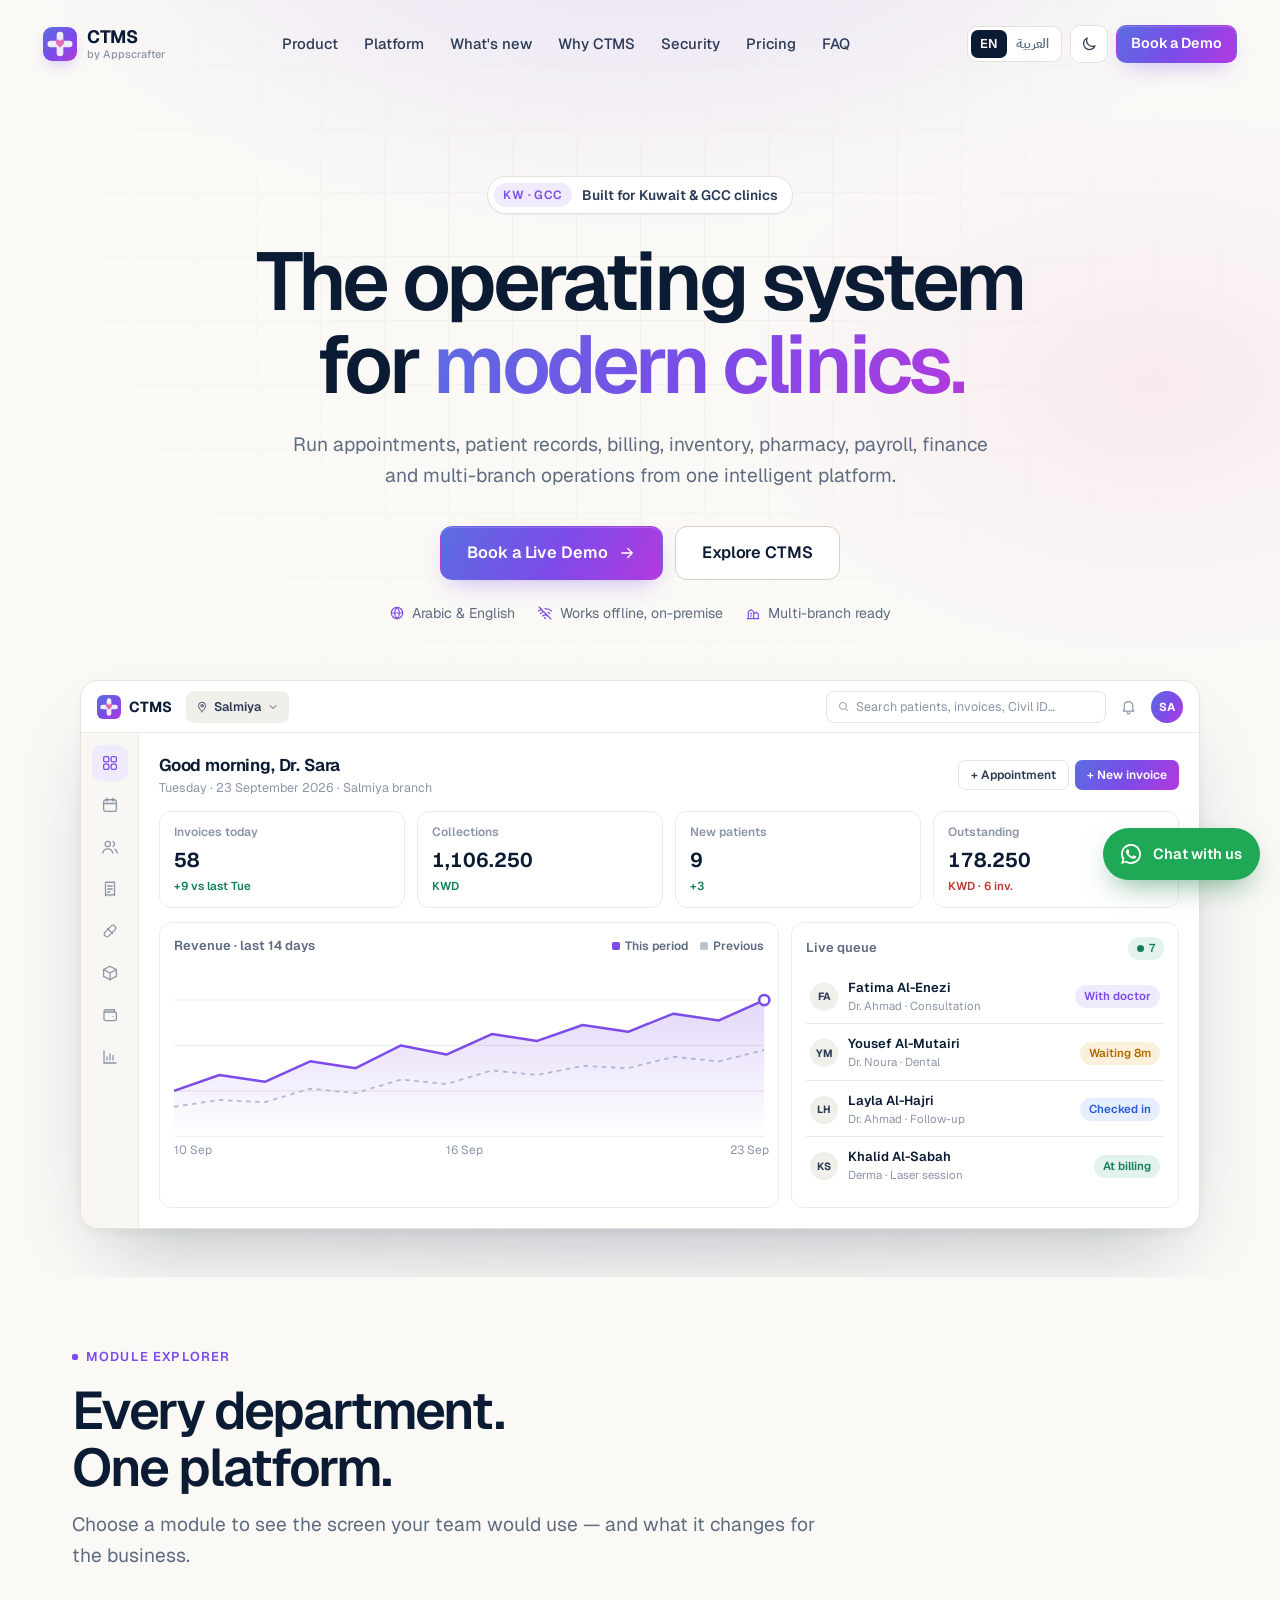
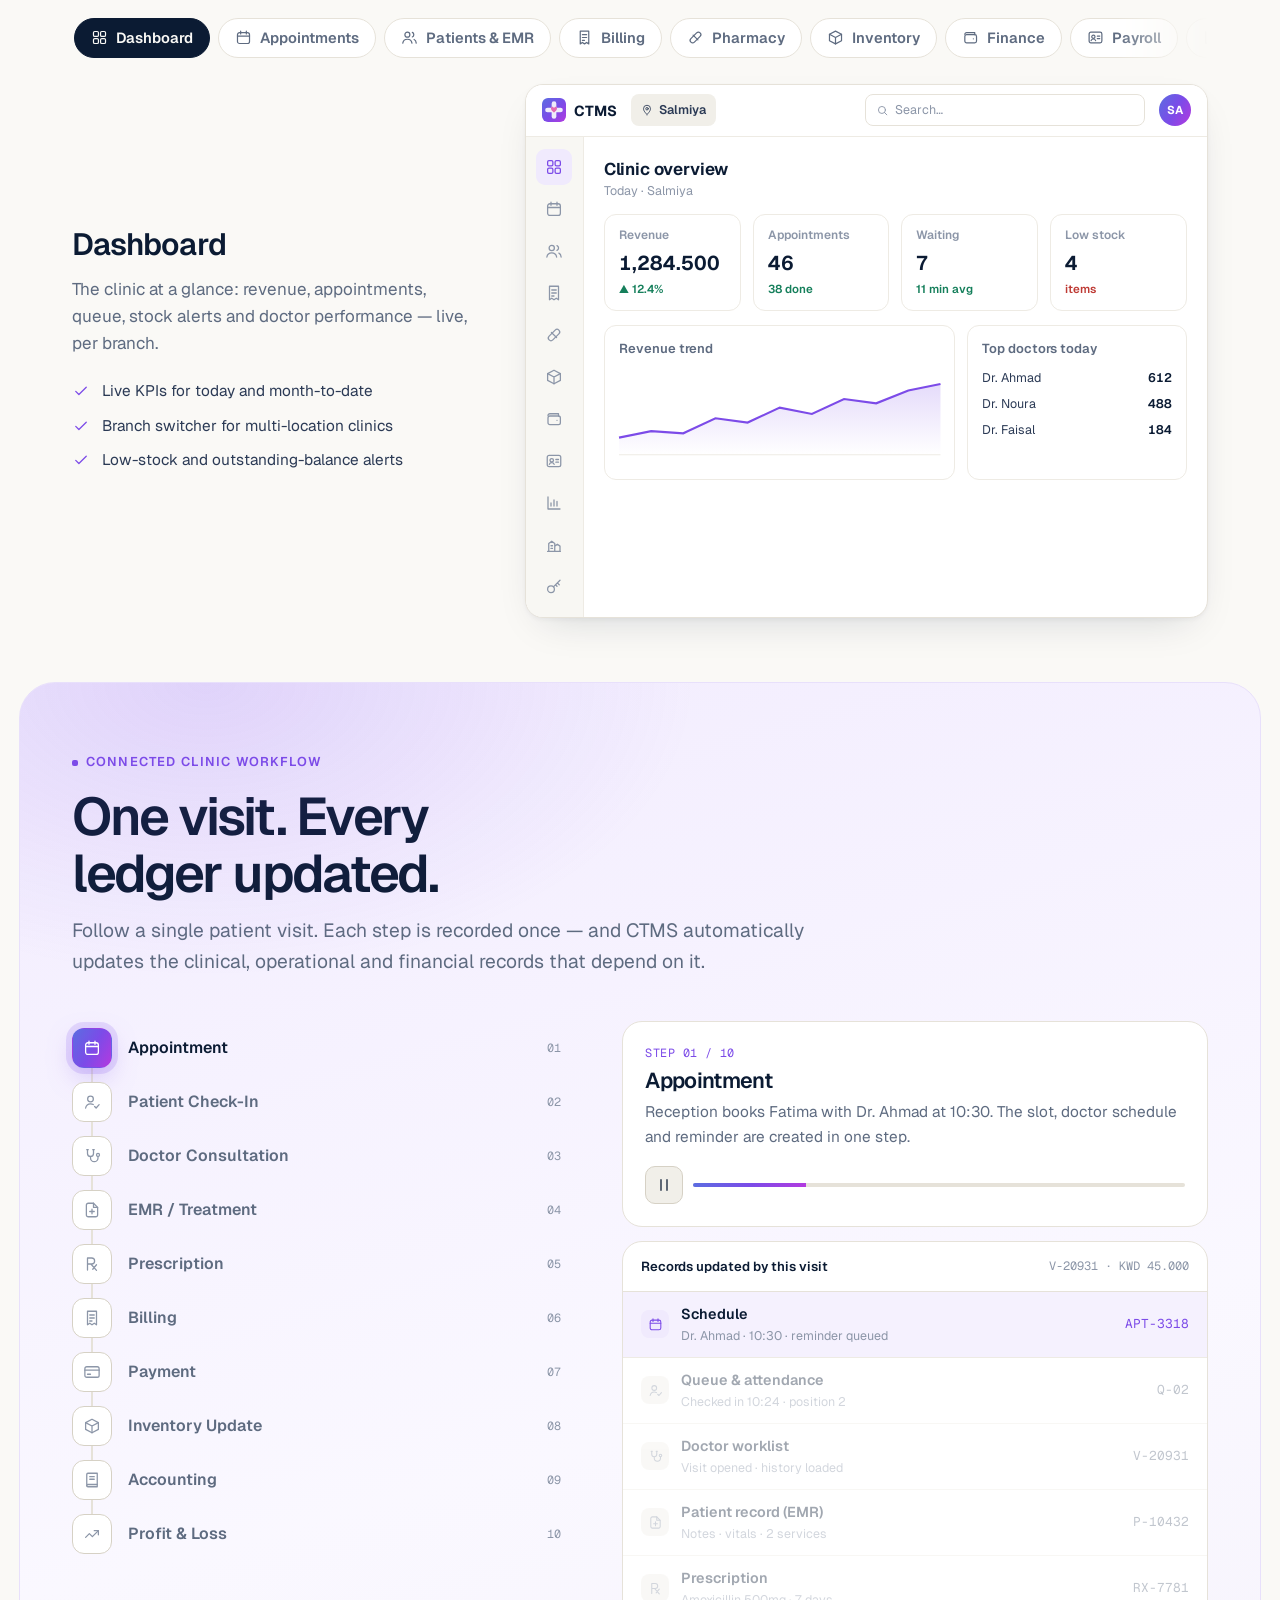
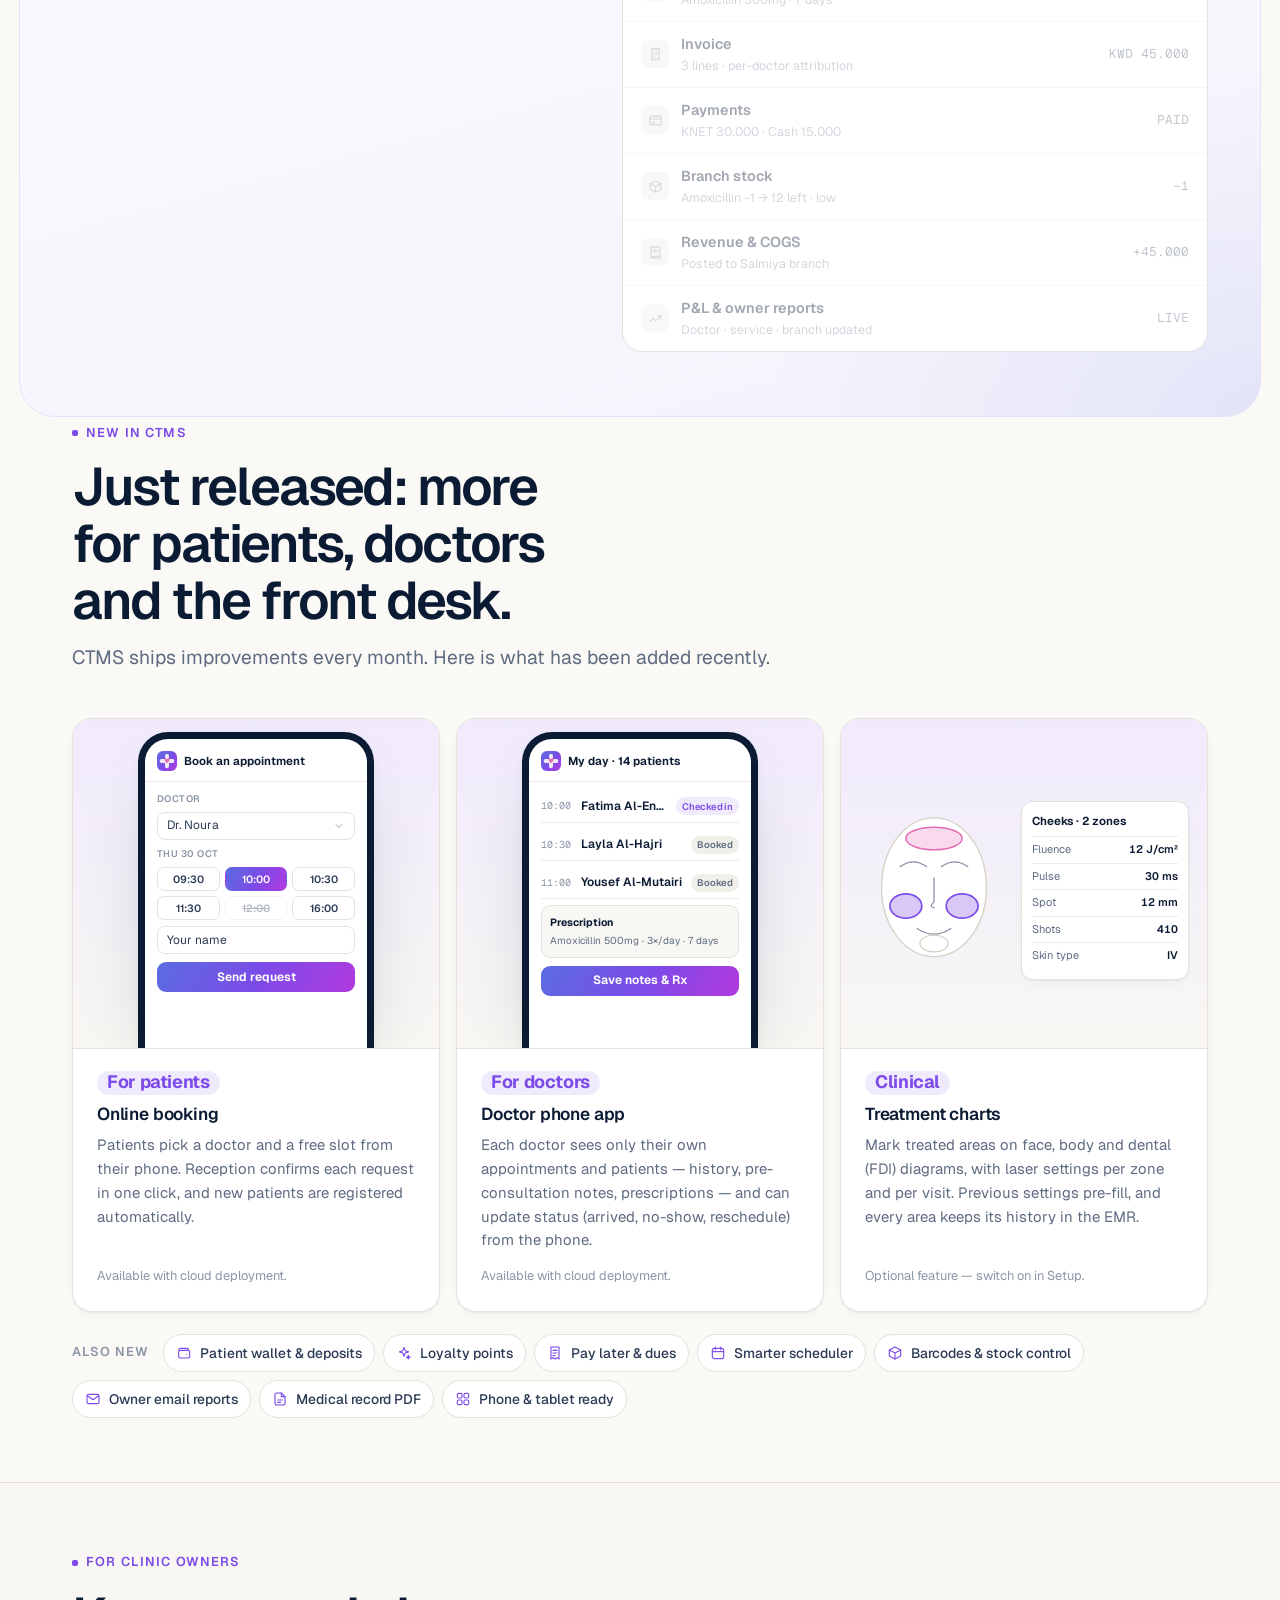
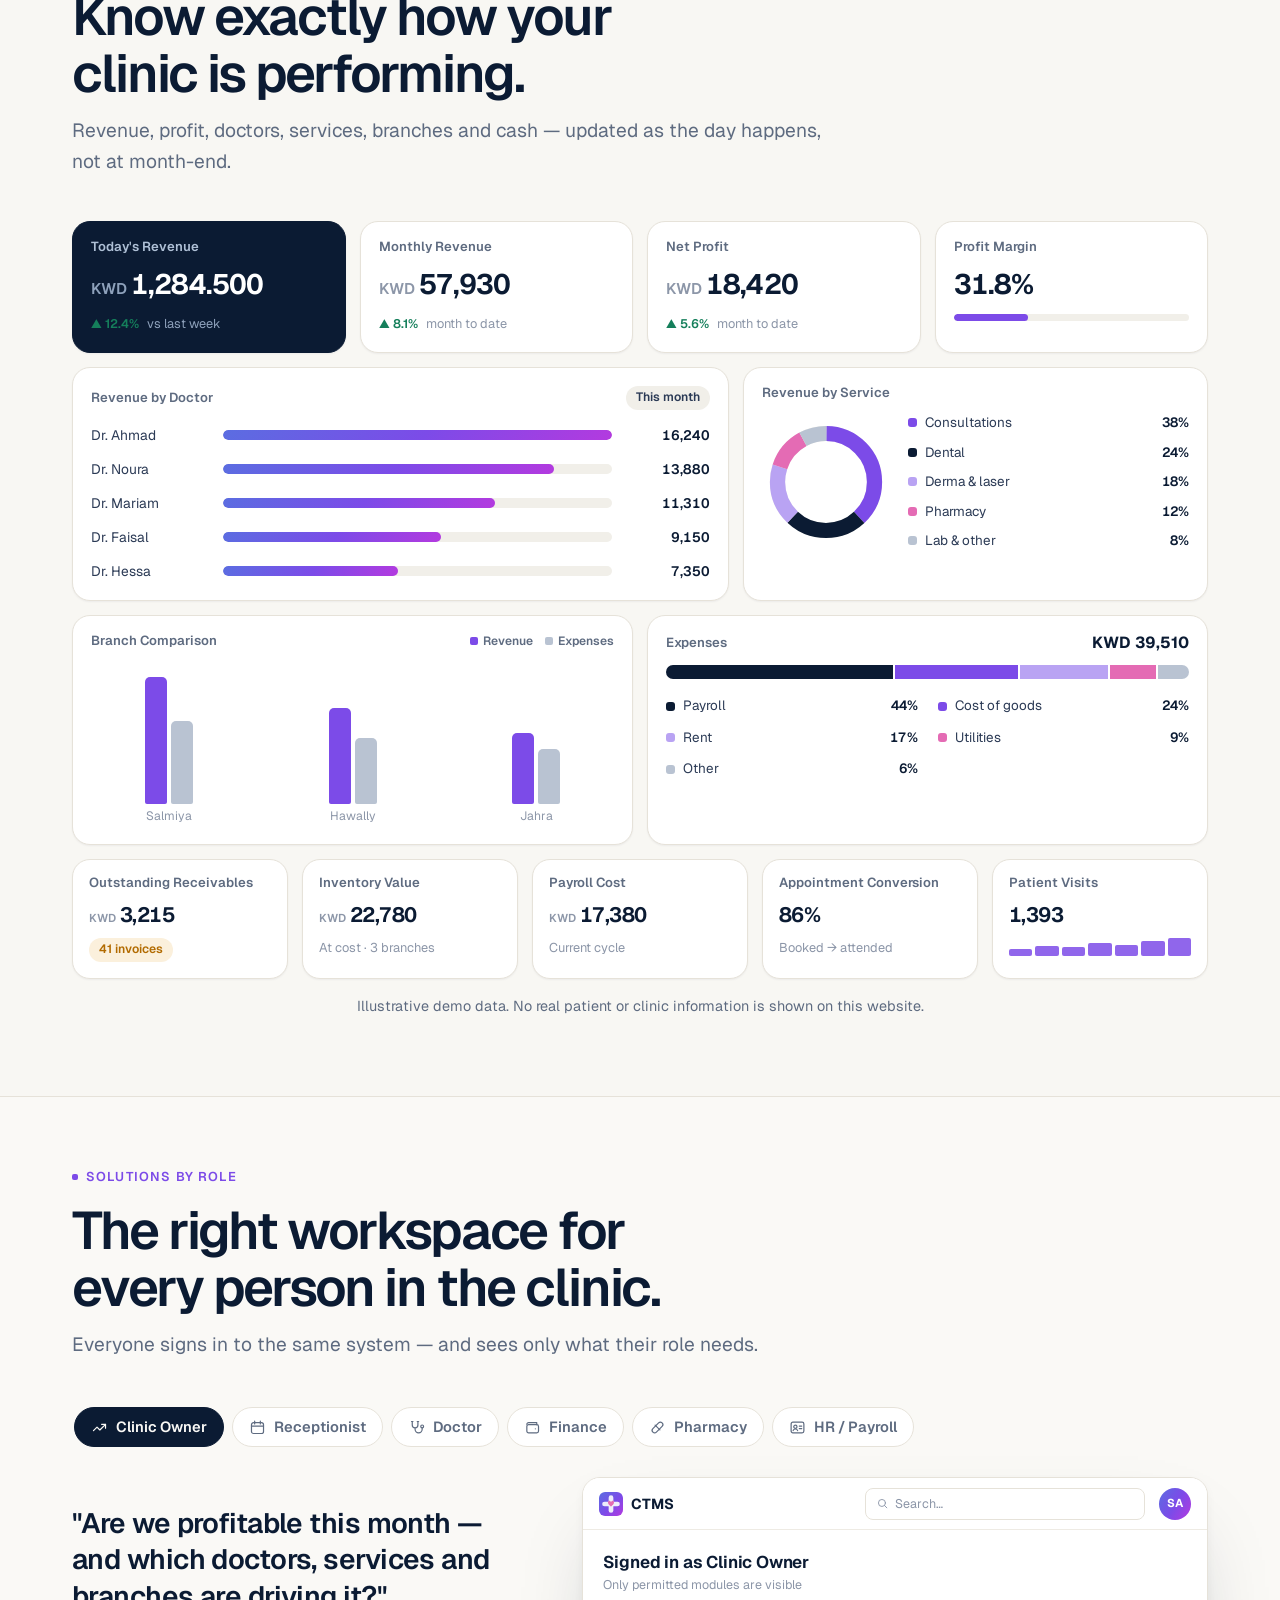
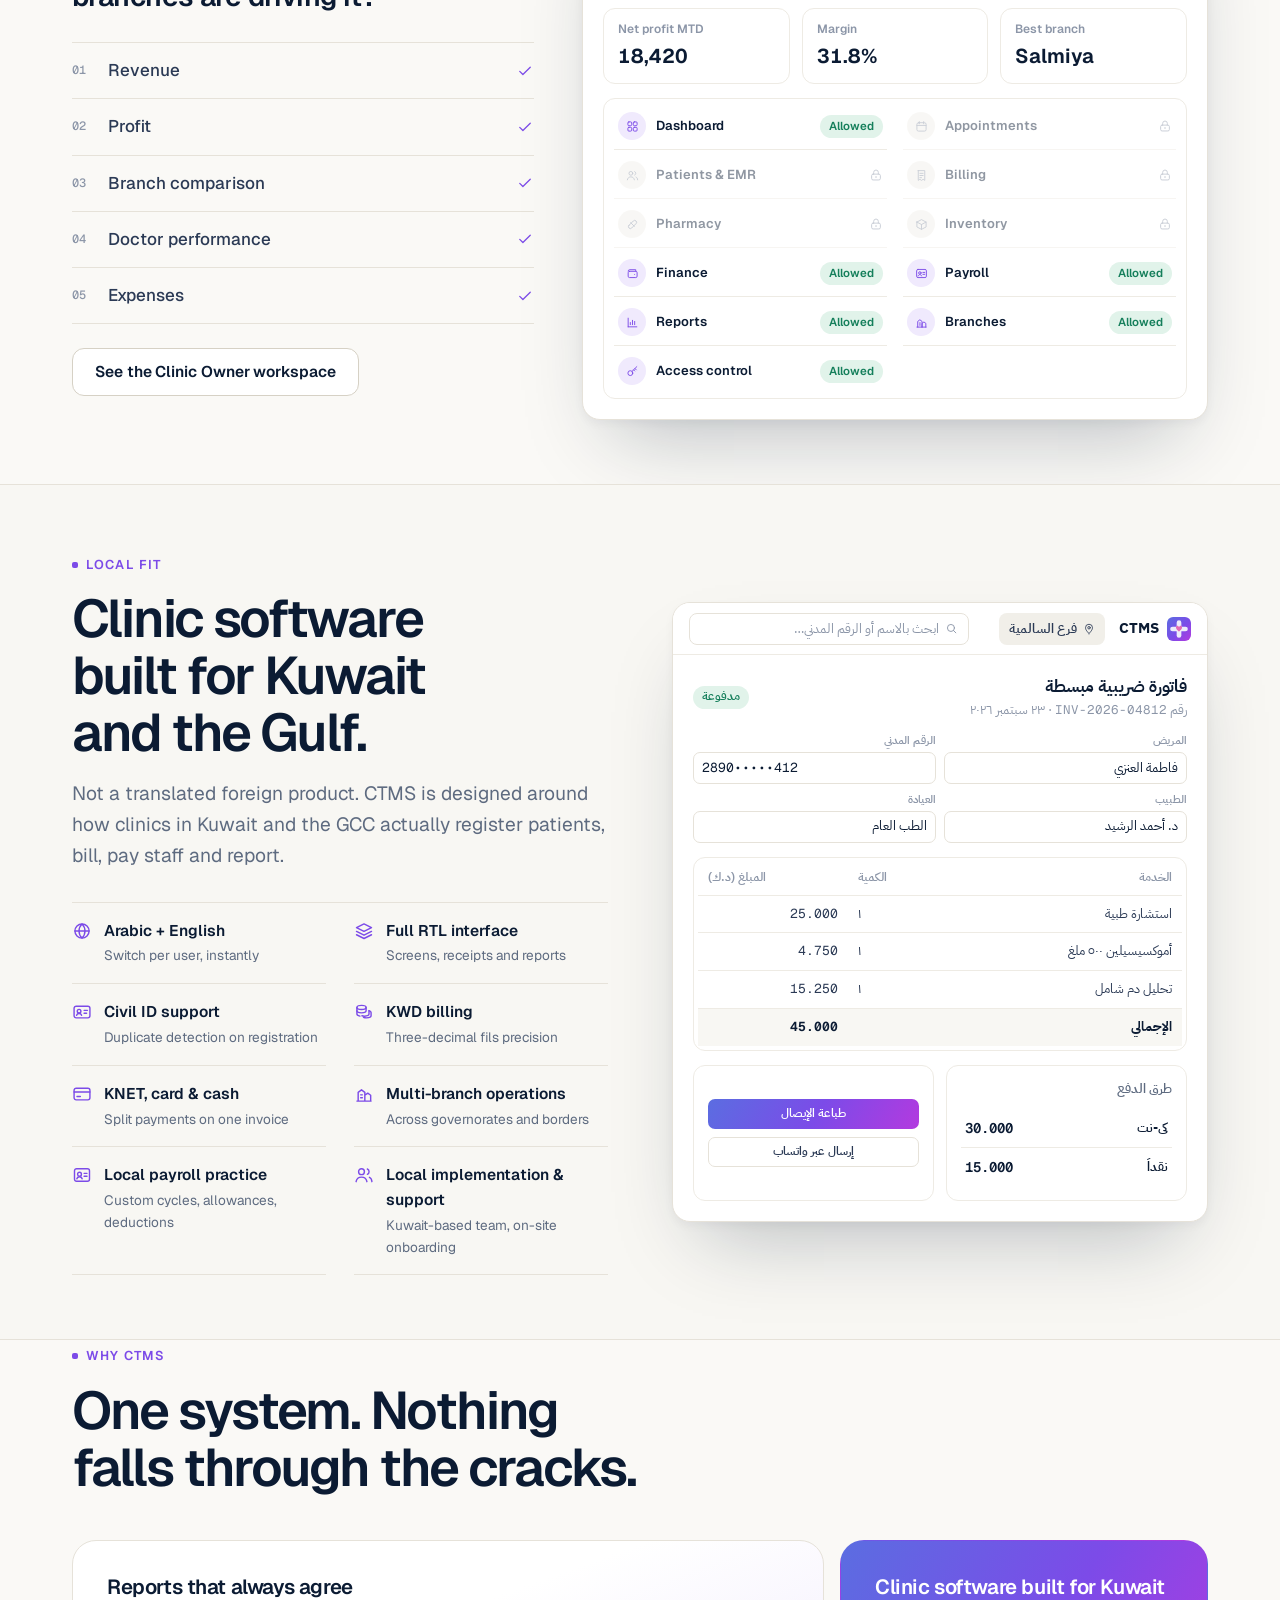
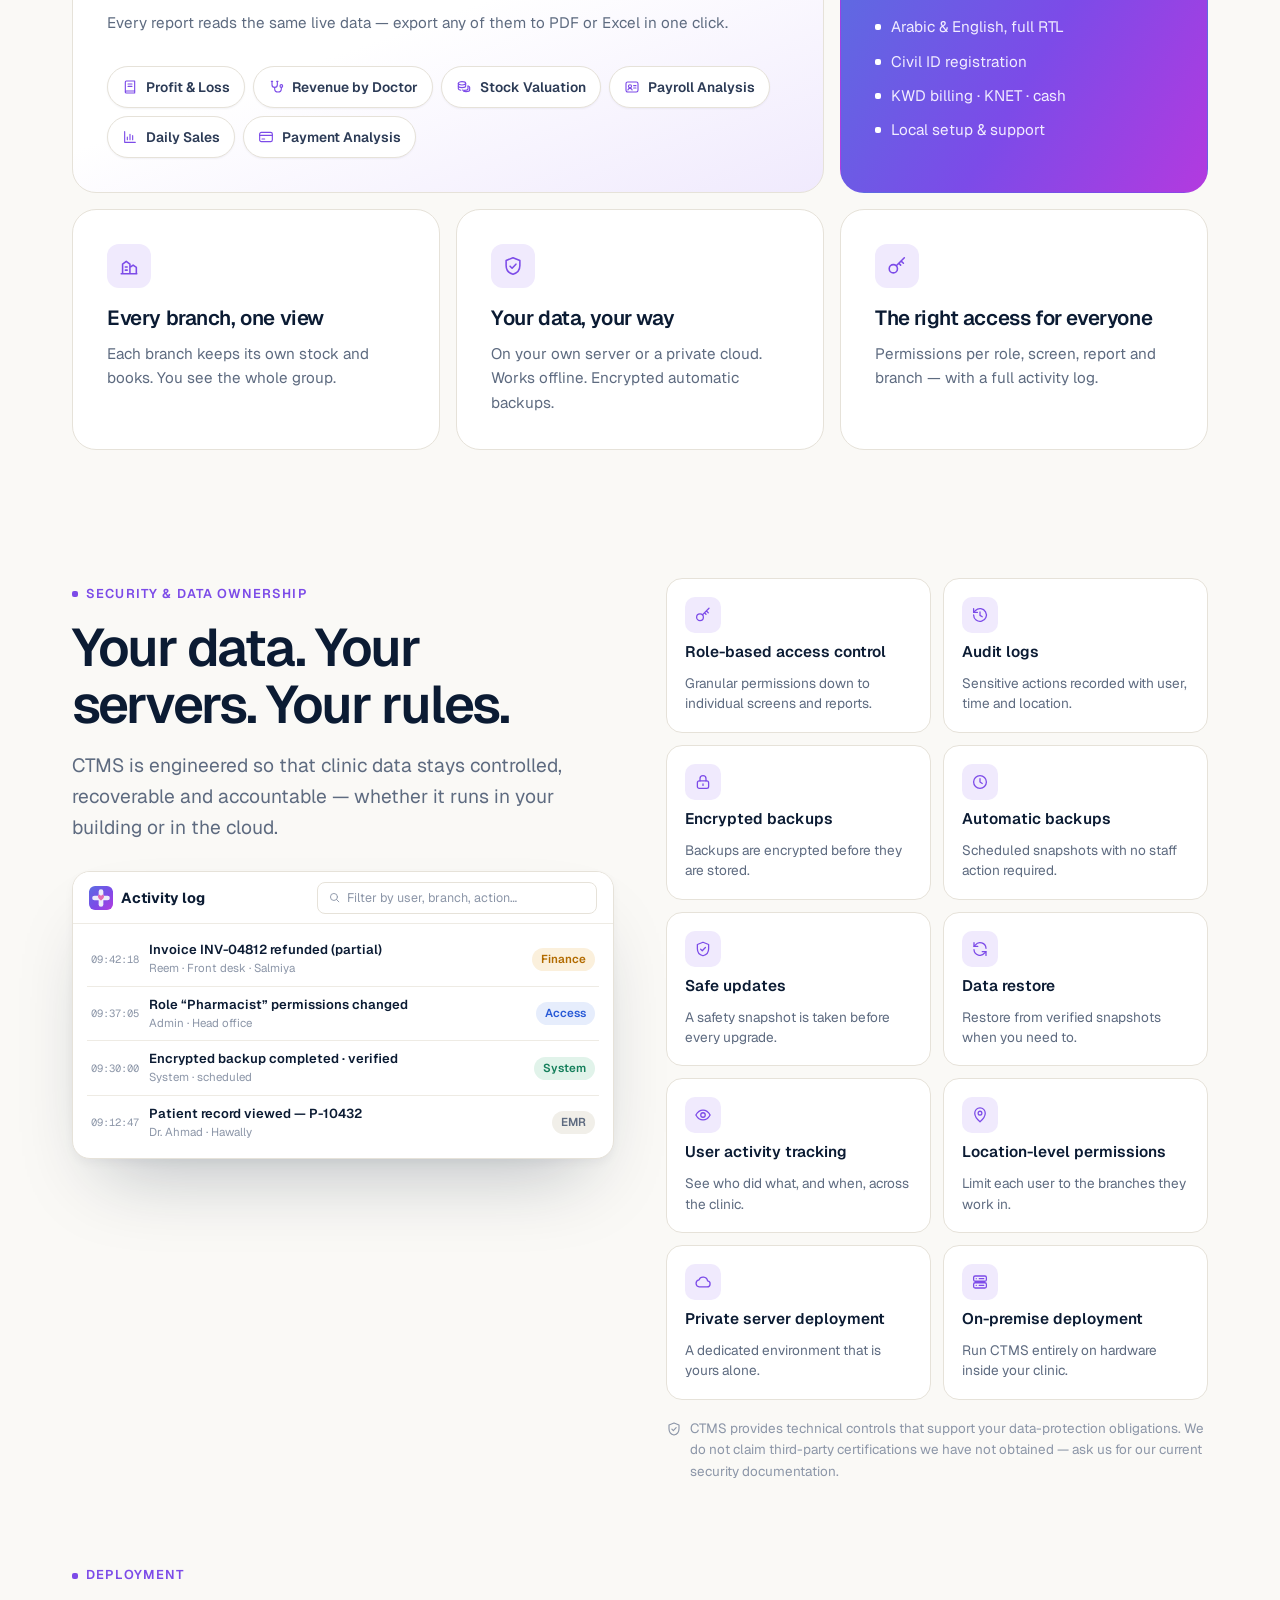
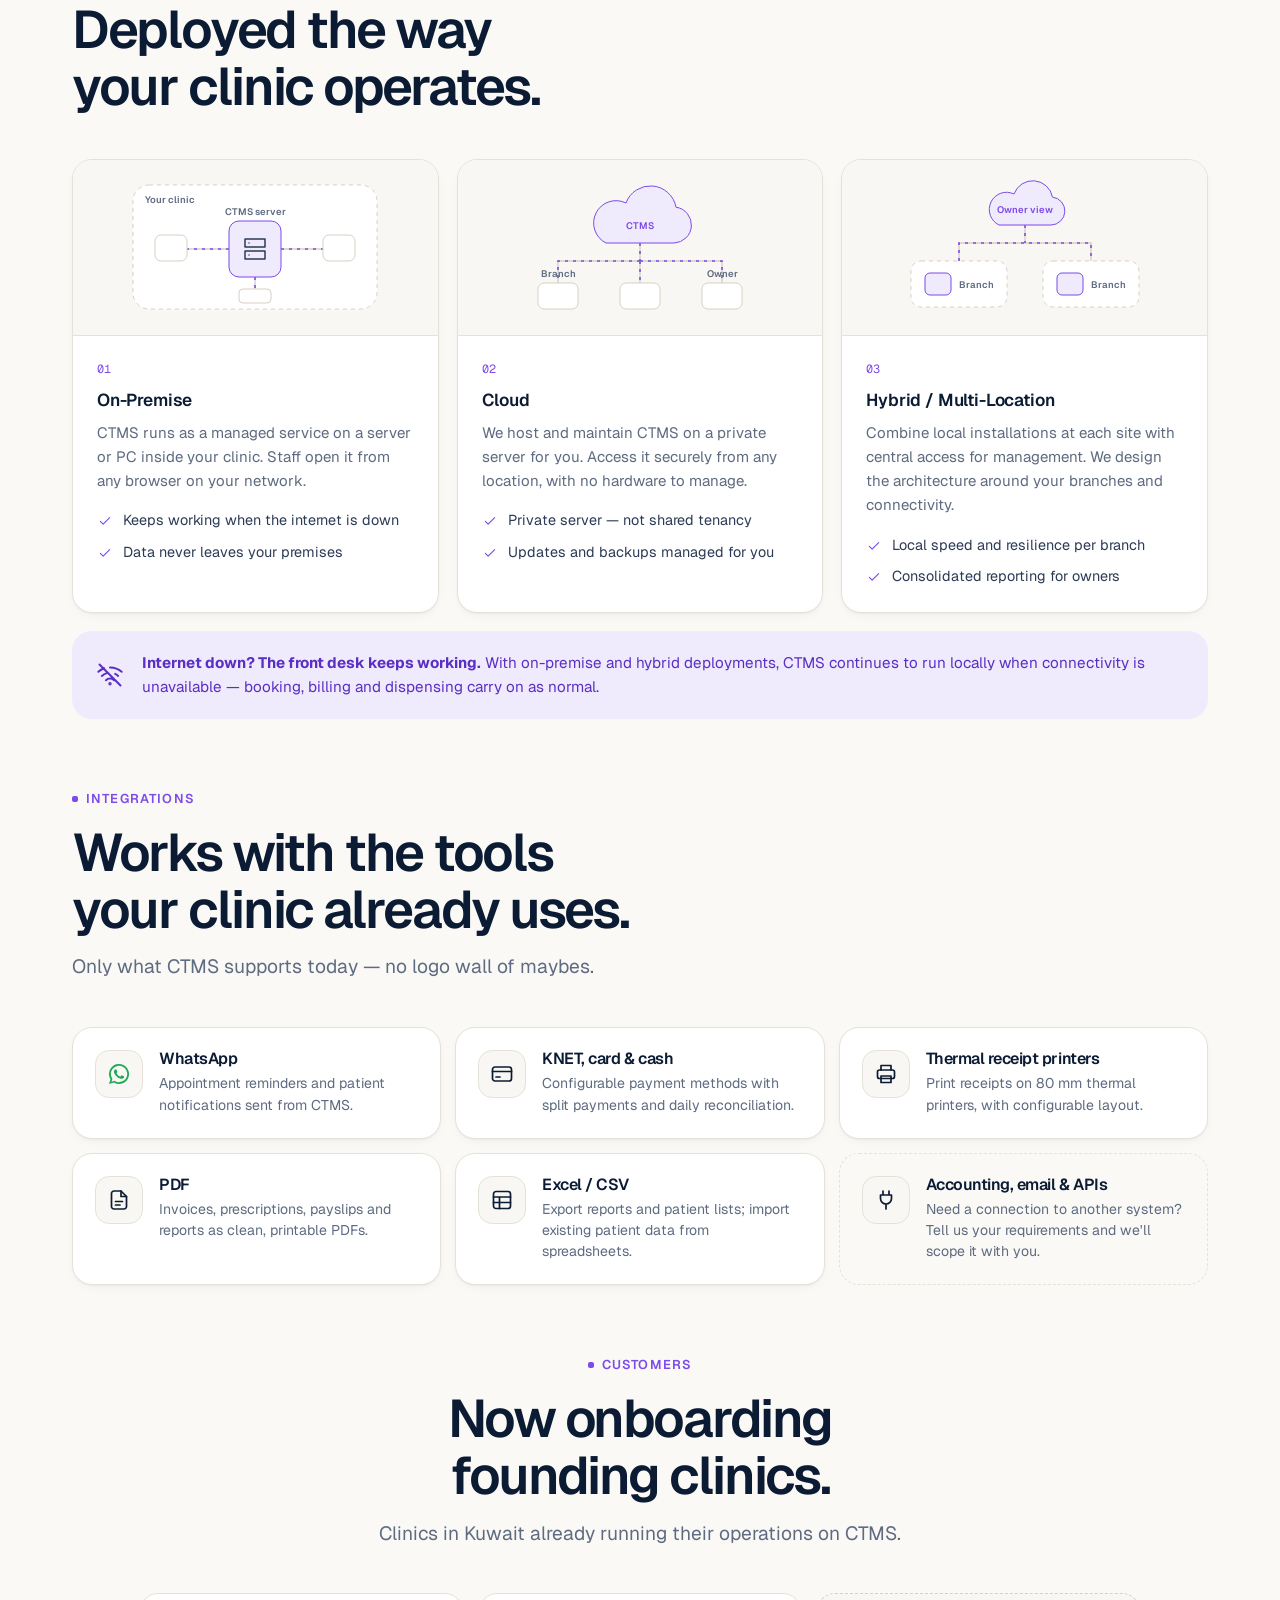
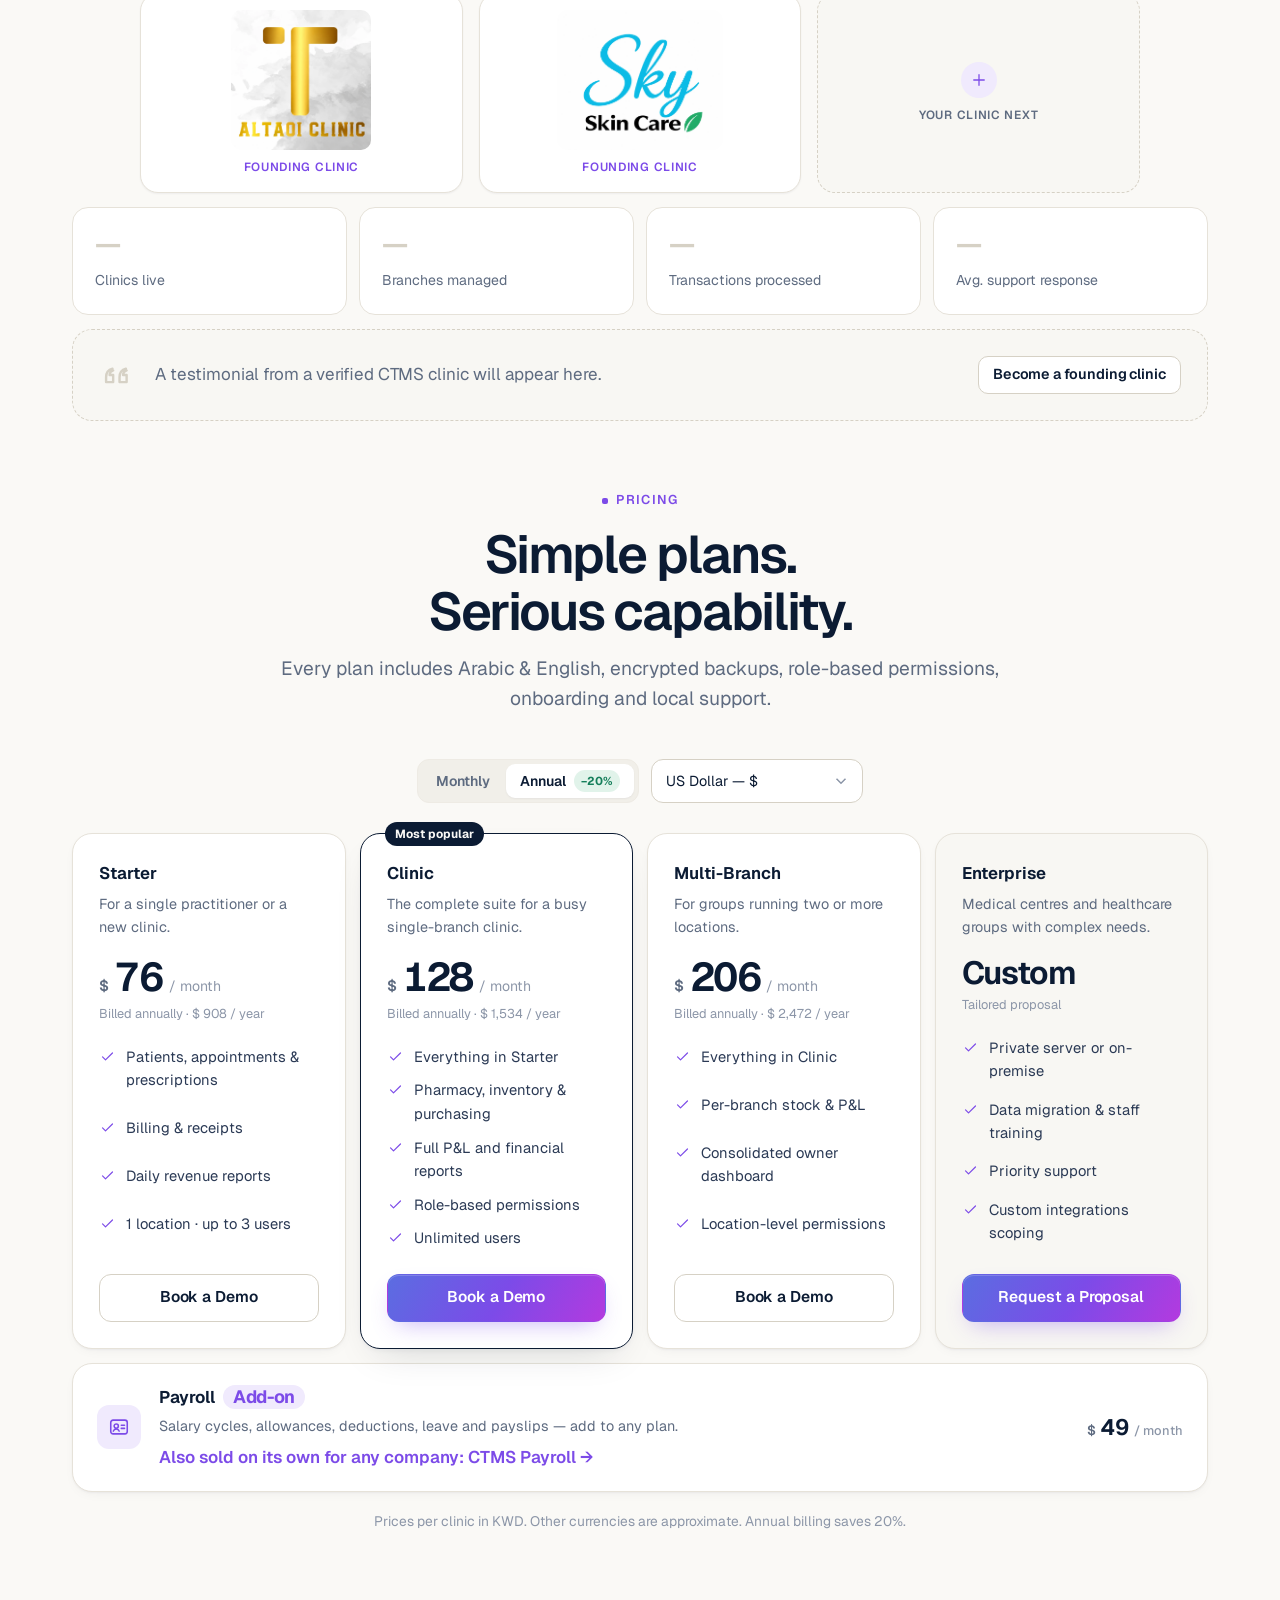
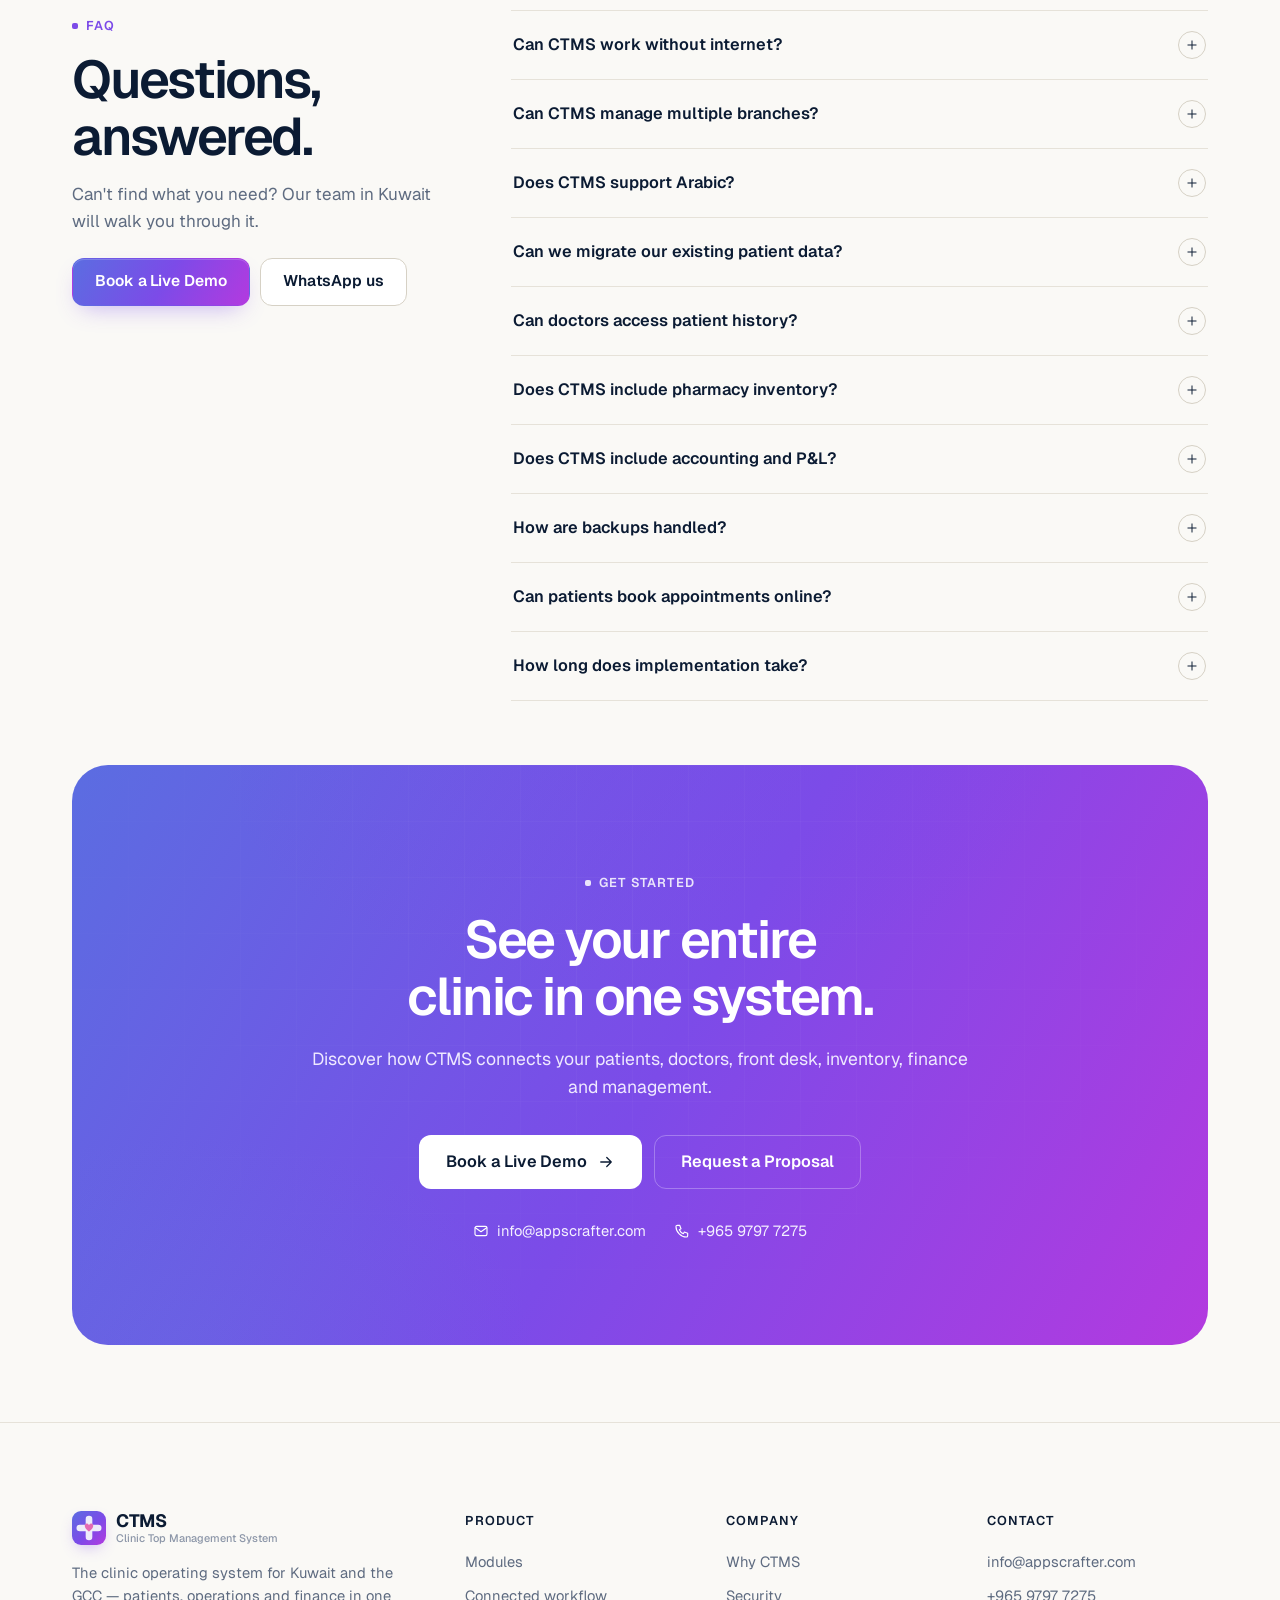
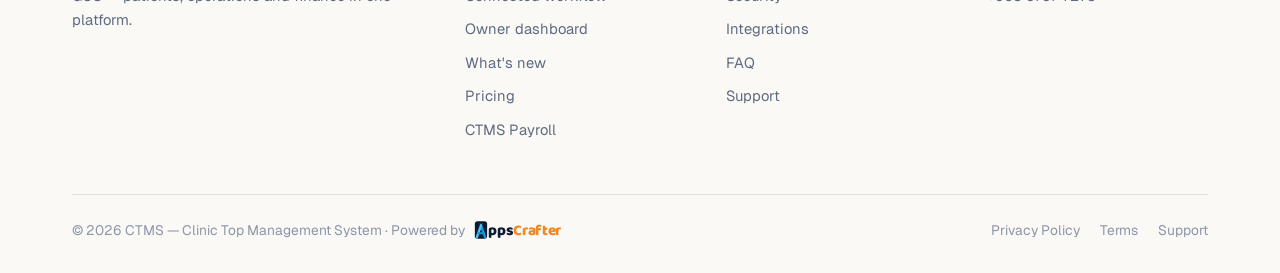
<file: index.html>
<!doctype html>
<html lang="en" dir="ltr" class="no-js" data-page-lang="en">
<head>
<meta charset="utf-8">
<meta name="viewport" content="width=device-width, initial-scale=1, viewport-fit=cover">
<title>Clinic Software in Kuwait | CTMS Clinic Management System</title>
<meta name="description" content="CTMS is clinic management software built in Kuwait for clinics, dental and dermatology centres and medical groups across Kuwait and the GCC: appointments, patient records, billing, pharmacy, inventory, payroll and P&amp;L in one system. Arabic &amp; English. Book a live demo.">
<meta name="keywords" content="CTMS, Clinic Top Management System, clinic management software Kuwait, clinic management system GCC, medical center software, EMR Kuwait, clinic billing software, pharmacy inventory, clinic payroll, multi-branch clinic software, Appscrafter, نظام إدارة العيادات, برنامج إدارة العيادات الكويت">
<meta name="author" content="Appscrafter">
<meta name="robots" content="index, follow">
<link rel="canonical" href="https://ctms.website/">
<link rel="alternate" hreflang="en" href="https://ctms.website/">
<link rel="alternate" hreflang="ar" href="https://ctms.website/ar/">
<link rel="alternate" hreflang="x-default" href="https://ctms.website/">
<meta name="theme-color" content="#7c4be8" media="(prefers-color-scheme: light)">
<meta name="theme-color" content="#08111F" media="(prefers-color-scheme: dark)">
<link rel="icon" href="data:image/svg+xml,%3Csvg xmlns='http://www.w3.org/2000/svg' viewBox='0 0 512 512'%3E%3Cdefs%3E%3ClinearGradient id='g' x1='0' y1='0' x2='1' y2='1'%3E%3Cstop offset='0%25' stop-color='%235b6de1'/%3E%3Cstop offset='55%25' stop-color='%237c4be8'/%3E%3Cstop offset='100%25' stop-color='%23b33adf'/%3E%3C/linearGradient%3E%3C/defs%3E%3Crect width='512' height='512' rx='96' fill='url(%23g)'/%3E%3Crect x='206' y='70' width='100' height='372' rx='50' fill='%23f4f5fb'/%3E%3Crect x='68' y='206' width='376' height='100' rx='50' fill='%23f4f5fb'/%3E%3Cpath d='M256 310C256 310 192 266 192 222C192 194 214 178 237 191C244 195 250 204 256 214C262 204 268 195 275 191C298 178 320 194 320 222C320 266 256 310 256 310Z' fill='%23e46bb4'/%3E%3C/svg%3E">
<meta property="og:type" content="website">
<meta property="og:url" content="https://ctms.website/">
<meta property="og:site_name" content="CTMS by Appscrafter">
<meta property="og:title" content="CTMS — The operating system for modern clinics">
<meta property="og:description" content="Appointments, EMR, billing, pharmacy, inventory, payroll, finance and multi-branch operations in one platform. Built for Kuwait & GCC clinics.">
<meta property="og:locale" content="en_US">
<meta property="og:locale:alternate" content="ar_KW">
<meta property="og:image" content="https://ctms.website/og-image.png">
<meta property="og:image:width" content="1200">
<meta property="og:image:height" content="630">
<meta property="og:image:alt" content="CTMS — The operating system for modern clinics">
<meta name="twitter:card" content="summary_large_image">
<meta name="twitter:image" content="https://ctms.website/og-image.png">
<link rel="preconnect" href="https://fonts.googleapis.com">
<link rel="preconnect" href="https://fonts.gstatic.com" crossorigin>
<link rel="stylesheet" href="https://fonts.googleapis.com/css2?family=Baloo+2:wght@800&family=Geist:wght@400;500;600;700&family=Geist+Mono:wght@400;500&family=IBM+Plex+Sans+Arabic:wght@400;500;600;700&display=swap">
<link rel="stylesheet" href="assets/ctms.css?v=202610270648">
<link rel="stylesheet" href="assets/site.css?v=202610270648">
<script>document.documentElement.classList.remove('no-js');try{var t=localStorage.getItem('ctms-theme');if(t)document.documentElement.setAttribute('data-theme',t);if(localStorage.getItem('ctms-lang')==='ar'&&!/[?&]lang=en/.test(location.search))location.replace('ar/'+location.hash);}catch(e){}</script>
<script type="application/ld+json">
{"@context":"https://schema.org","@type":"SoftwareApplication","name":"CTMS — Clinic Top Management System","applicationCategory":"BusinessApplication","applicationSubCategory":"Clinic management software","operatingSystem":"Windows, Web browser","inLanguage":["en","ar"],"description":"Clinic operating system for Kuwait and the GCC: appointments, patient records, billing, pharmacy, inventory, payroll, finance and multi-branch reporting.","url":"https://ctms.website/","offers":{"@type":"Offer","priceCurrency":"KWD","price":"29","availability":"https://schema.org/InStock"},"publisher":{"@type":"Organization","name":"Appscrafter","email":"info@appscrafter.com","telephone":"+965 9797 7275","areaServed":["KW","SA","AE","QA","BH","OM"]}}
</script>
</head>
<body>
<svg width="0" height="0" style="position:absolute" aria-hidden="true">
  <defs>
    <symbol id="i-check" viewBox="0 0 24 24"><path d="M5 12.5l4.2 4.2L19 7"/></symbol>
    <symbol id="i-arrow" viewBox="0 0 24 24"><path d="M5 12h14M13 6l6 6-6 6"/></symbol>
    <symbol id="i-cal" viewBox="0 0 24 24"><rect x="3.5" y="5" width="17" height="15.5" rx="3"/><path d="M3.5 10h17M8 3v4M16 3v4"/></symbol>
    <symbol id="i-users" viewBox="0 0 24 24"><circle cx="9" cy="8" r="3.5"/><path d="M2.5 20c.6-3.6 3.2-5.5 6.5-5.5s5.9 1.9 6.5 5.5M16 4.8a3.5 3.5 0 0 1 0 6.4M18.5 14.8c1.7.7 2.8 2.4 3 5.2"/></symbol>
    <symbol id="i-file" viewBox="0 0 24 24"><path d="M14 3H7a2.5 2.5 0 0 0-2.5 2.5v13A2.5 2.5 0 0 0 7 21h10a2.5 2.5 0 0 0 2.5-2.5V8.5L14 3z"/><path d="M14 3v5.5h5.5M12 11v6M9 14h6"/></symbol>
    <symbol id="i-receipt" viewBox="0 0 24 24"><path d="M6 3h12v18l-3-2-3 2-3-2-3 2V3z"/><path d="M9 8h6M9 12h6M9 16h3"/></symbol>
    <symbol id="i-pill" viewBox="0 0 24 24"><rect x="2.8" y="8.5" width="18.4" height="7" rx="3.5" transform="rotate(-45 12 12)"/><path d="M8.6 8.6l6.8 6.8"/></symbol>
    <symbol id="i-box" viewBox="0 0 24 24"><path d="M3.5 7.5L12 3l8.5 4.5v9L12 21l-8.5-4.5v-9z"/><path d="M3.5 7.5L12 12l8.5-4.5M12 12v9"/></symbol>
    <symbol id="i-wallet" viewBox="0 0 24 24"><path d="M4 7.5A2.5 2.5 0 0 1 6.5 5H18v3"/><rect x="4" y="8" width="16.5" height="11.5" rx="2.5"/><path d="M16 13.8h.01"/></symbol>
    <symbol id="i-payroll" viewBox="0 0 24 24"><rect x="3" y="4.5" width="18" height="15" rx="2.5"/><circle cx="9" cy="11" r="2.3"/><path d="M5.8 16.5c.5-1.6 1.7-2.4 3.2-2.4s2.7.8 3.2 2.4M14.5 10h3.5M14.5 13.5h3.5"/></symbol>
    <symbol id="i-chart" viewBox="0 0 24 24"><path d="M4 20V4M4 20h16"/><path d="M8 16v-4M12 16V8M16 16v-6"/></symbol>
    <symbol id="i-trend" viewBox="0 0 24 24"><path d="M3.5 16.5l5-5 4 4 8-8"/><path d="M15 7.5h5.5V13"/></symbol>
    <symbol id="i-branch" viewBox="0 0 24 24"><path d="M3.5 20.5h17M5 20.5V10l4-3 4 3v10.5M13 20.5v-7l3.5-2.5 3.5 2.5v7"/><path d="M8 13h2M8 16.5h2"/></symbol>
    <symbol id="i-shield" viewBox="0 0 24 24"><path d="M12 3l7.5 3v5.5c0 4.6-3.2 8.3-7.5 9.5-4.3-1.2-7.5-4.9-7.5-9.5V6L12 3z"/><path d="M8.8 12.2l2.2 2.2 4.2-4.4"/></symbol>
    <symbol id="i-lock" viewBox="0 0 24 24"><rect x="4.5" y="10.5" width="15" height="10" rx="2.5"/><path d="M8 10.5V7.5a4 4 0 0 1 8 0v3M12 14.5v2"/></symbol>
    <symbol id="i-key" viewBox="0 0 24 24"><circle cx="8" cy="15" r="4.5"/><path d="M11.2 11.8L20 3M16.5 6.5l2.5 2.5M14 9l2 2"/></symbol>
    <symbol id="i-globe" viewBox="0 0 24 24"><circle cx="12" cy="12" r="8.5"/><path d="M3.5 12h17M12 3.5c2.4 2.4 3.6 5.2 3.6 8.5s-1.2 6.1-3.6 8.5c-2.4-2.4-3.6-5.2-3.6-8.5S9.6 5.9 12 3.5z"/></symbol>
    <symbol id="i-wifioff" viewBox="0 0 24 24"><path d="M3 3l18 18M8.5 16.5a5 5 0 0 1 7 0M5 12.8a10 10 0 0 1 4.3-2.4M19 12.8a10 10 0 0 0-2.6-1.8M2 9.2A15 15 0 0 1 7 6.2M22 9.2a15 15 0 0 0-10-3.7"/><circle cx="12" cy="19.5" r=".6"/></symbol>
    <symbol id="i-server" viewBox="0 0 24 24"><rect x="3.5" y="4" width="17" height="7" rx="2"/><rect x="3.5" y="13" width="17" height="7" rx="2"/><path d="M7 7.5h.01M7 16.5h.01M11 7.5h6M11 16.5h6"/></symbol>
    <symbol id="i-cloud" viewBox="0 0 24 24"><path d="M7 18.5h10.5a4 4 0 0 0 .6-7.95A6 6 0 0 0 6.6 9.2 4.7 4.7 0 0 0 7 18.5z"/></symbol>
    <symbol id="i-layers" viewBox="0 0 24 24"><path d="M12 3.5L3 8l9 4.5L21 8l-9-4.5z"/><path d="M3 12.5l9 4.5 9-4.5M3 16.5l9 4.5 9-4.5"/></symbol>
    <symbol id="i-printer" viewBox="0 0 24 24"><path d="M7 8V3.5h10V8"/><rect x="3.5" y="8" width="17" height="8.5" rx="2"/><path d="M7 14h10v6.5H7z"/></symbol>
    <symbol id="i-pdf" viewBox="0 0 24 24"><path d="M14 3H7a2.5 2.5 0 0 0-2.5 2.5v13A2.5 2.5 0 0 0 7 21h10a2.5 2.5 0 0 0 2.5-2.5V8.5L14 3z"/><path d="M14 3v5.5h5.5M8.5 13.5h7M8.5 17h4.5"/></symbol>
    <symbol id="i-sheet" viewBox="0 0 24 24"><rect x="3.5" y="3.5" width="17" height="17" rx="2.5"/><path d="M3.5 9h17M3.5 14.5h17M9.5 9v11.5"/></symbol>
    <symbol id="i-card" viewBox="0 0 24 24"><rect x="2.5" y="5" width="19" height="14" rx="2.5"/><path d="M2.5 9.5h19M6 15h4"/></symbol>
    <symbol id="i-plug" viewBox="0 0 24 24"><path d="M9 3v4M15 3v4M6.5 7h11v3.5a5.5 5.5 0 0 1-11 0V7zM12 16v5"/></symbol>
    <symbol id="i-clock" viewBox="0 0 24 24"><circle cx="12" cy="12" r="8.5"/><path d="M12 7.5V12l3 2"/></symbol>
    <symbol id="i-steth" viewBox="0 0 24 24"><path d="M6 3.5v5a4 4 0 0 0 8 0v-5M5 3.5h2M13 3.5h2M10 12.5v2a5 5 0 0 0 10 0v-2"/><circle cx="20" cy="10.5" r="2"/></symbol>
    <symbol id="i-clip" viewBox="0 0 24 24"><rect x="5" y="4.5" width="14" height="16.5" rx="2.5"/><path d="M9 4.5V3h6v1.5M8.5 10h7M8.5 13.5h7M8.5 17h4"/></symbol>
    <symbol id="i-rx" viewBox="0 0 24 24"><path d="M6 20V4h5.5a4 4 0 0 1 0 8H6M10.5 12l7.5 8.5M18 13l-5 6"/></symbol>
    <symbol id="i-checkin" viewBox="0 0 24 24"><circle cx="10" cy="8" r="3.8"/><path d="M3.5 20c.7-3.8 3.3-5.6 6.5-5.6 1.4 0 2.6.3 3.7 1M15.5 18l2 2 4-4.5"/></symbol>
    <symbol id="i-coins" viewBox="0 0 24 24"><ellipse cx="9" cy="6.5" rx="5.5" ry="2.5"/><path d="M3.5 6.5v4c0 1.4 2.5 2.5 5.5 2.5s5.5-1.1 5.5-2.5v-4"/><path d="M9.5 16.5c.8.3 1.9.5 3 .5 3 0 5.5-1.1 5.5-2.5v-4M3.5 10.5v4c0 1.1 1.5 2 3.6 2.4"/><path d="M18 10.5c1.5.4 2.5 1.2 2.5 2v4c0 1.4-2.5 2.5-5.5 2.5-1.4 0-2.7-.2-3.6-.6"/></symbol>
    <symbol id="i-ledger" viewBox="0 0 24 24"><path d="M5 4.5A1.5 1.5 0 0 1 6.5 3H19v15H6.5A1.5 1.5 0 0 0 5 19.5v-15z"/><path d="M5 19.5A1.5 1.5 0 0 0 6.5 21H19v-3M9 7.5h6M9 11h6"/></symbol>
    <symbol id="i-history" viewBox="0 0 24 24"><path d="M3.5 12a8.5 8.5 0 1 0 2.5-6L3.5 8.5"/><path d="M3.5 3.5v5h5M12 8v4.5l3 1.8"/></symbol>
    <symbol id="i-refresh" viewBox="0 0 24 24"><path d="M20 11a8 8 0 0 0-14.3-4.3L4 8.5M4 13a8 8 0 0 0 14.3 4.3L20 15.5"/><path d="M4 3.5v5h5M20 20.5v-5h-5"/></symbol>
    <symbol id="i-eye" viewBox="0 0 24 24"><path d="M2.5 12S6 5.5 12 5.5 21.5 12 21.5 12 18 18.5 12 18.5 2.5 12 2.5 12z"/><circle cx="12" cy="12" r="3"/></symbol>
    <symbol id="i-pin" viewBox="0 0 24 24"><path d="M12 21s7-6.2 7-11.5A7 7 0 0 0 5 9.5C5 14.8 12 21 12 21z"/><circle cx="12" cy="9.5" r="2.5"/></symbol>
    <symbol id="i-id" viewBox="0 0 24 24"><rect x="2.5" y="5" width="19" height="14" rx="2.5"/><circle cx="8.5" cy="11" r="2.2"/><path d="M5.5 16c.5-1.5 1.6-2.2 3-2.2s2.5.7 3 2.2M14.5 10h4M14.5 13.5h3"/></symbol>
    <symbol id="i-db" viewBox="0 0 24 24"><ellipse cx="12" cy="5.5" rx="7.5" ry="2.8"/><path d="M4.5 5.5v13c0 1.5 3.4 2.8 7.5 2.8s7.5-1.3 7.5-2.8v-13M4.5 12c0 1.5 3.4 2.8 7.5 2.8s7.5-1.3 7.5-2.8"/></symbol>
    <symbol id="i-activity" viewBox="0 0 24 24"><path d="M3 12h4l2.5-6 5 12 2.5-6h4"/></symbol>
    <symbol id="i-search" viewBox="0 0 24 24"><circle cx="11" cy="11" r="6.5"/><path d="M20 20l-4.3-4.3"/></symbol>
    <symbol id="i-down" viewBox="0 0 24 24"><path d="M6 9l6 6 6-6"/></symbol>
    <symbol id="i-x" viewBox="0 0 24 24"><path d="M6 6l12 12M18 6L6 18"/></symbol>
    <symbol id="i-plus" viewBox="0 0 24 24"><path d="M12 5v14M5 12h14"/></symbol>
    <symbol id="i-menu" viewBox="0 0 24 24"><path d="M4 7h16M4 12h16M4 17h16"/></symbol>
    <symbol id="i-sun" viewBox="0 0 24 24"><circle cx="12" cy="12" r="4"/><path d="M12 2.5v2M12 19.5v2M4.6 4.6L6 6M18 18l1.4 1.4M2.5 12h2M19.5 12h2M4.6 19.4L6 18M18 6l1.4-1.4"/></symbol>
    <symbol id="i-moon" viewBox="0 0 24 24"><path d="M20 14.5A8 8 0 0 1 9.5 4a8 8 0 1 0 10.5 10.5z"/></symbol>
    <symbol id="i-play" viewBox="0 0 24 24"><path d="M8 5.5v13l10-6.5-10-6.5z"/></symbol>
    <symbol id="i-pause" viewBox="0 0 24 24"><path d="M8 5v14M16 5v14"/></symbol>
    <symbol id="i-bell" viewBox="0 0 24 24"><path d="M6 16.5V11a6 6 0 0 1 12 0v5.5l1.5 2h-15l1.5-2zM10 20.5a2 2 0 0 0 4 0"/></symbol>
    <symbol id="i-grid" viewBox="0 0 24 24"><rect x="3.5" y="3.5" width="7" height="7" rx="1.8"/><rect x="13.5" y="3.5" width="7" height="7" rx="1.8"/><rect x="3.5" y="13.5" width="7" height="7" rx="1.8"/><rect x="13.5" y="13.5" width="7" height="7" rx="1.8"/></symbol>
    <symbol id="i-mail" viewBox="0 0 24 24"><rect x="3" y="5" width="18" height="14" rx="2.5"/><path d="M3.5 7l8.5 6 8.5-6"/></symbol>
    <symbol id="i-phone" viewBox="0 0 24 24"><path d="M5 3.5h3.5l2 5-2.5 1.5a11 11 0 0 0 6 6l1.5-2.5 5 2V19a2 2 0 0 1-2 2C10.5 21 3 13.5 3 5.5a2 2 0 0 1 2-2z"/></symbol>
    <symbol id="i-quote" viewBox="0 0 24 24"><path d="M9.5 7.5C6.5 8.3 5 10.4 5 13.5V17h5v-5H7.5c0-1.6.8-2.6 2.5-3.2M19 7.5c-3 .8-4.5 2.9-4.5 6V17h5v-5H17c0-1.6.8-2.6 2.5-3.2"/></symbol>
    <symbol id="i-spark" viewBox="0 0 24 24"><path d="M12 3.5l1.8 5 5 1.8-5 1.8-1.8 5-1.8-5-5-1.8 5-1.8 1.8-5zM18.5 15.5l.8 2 2 .8-2 .8-.8 2-.8-2-2-.8 2-.8.8-2z"/></symbol>
    <symbol id="i-flag" viewBox="0 0 24 24"><path d="M5 21V4M5 4.5h11l-2 4 2 4H5"/></symbol>
    <symbol id="i-upload" viewBox="0 0 24 24"><path d="M12 15V4M7.5 8.5L12 4l4.5 4.5M4.5 15v3a2.5 2.5 0 0 0 2.5 2.5h10a2.5 2.5 0 0 0 2.5-2.5v-3"/></symbol>
    <symbol id="i-wa" viewBox="0 0 24 24"><path d="M12 2a10 10 0 0 0-8.5 15.2L2 22l4.9-1.4A10 10 0 1 0 12 2zm0 18.2c-1.5 0-3-.4-4.3-1.2l-.3-.18-2.85.83.86-2.78-.2-.3A8.2 8.2 0 1 1 12 20.2zm4.6-6.1c-.25-.13-1.48-.73-1.7-.81-.23-.09-.4-.13-.56.13-.17.25-.64.8-.79.97-.14.17-.29.19-.54.06-.25-.13-1.06-.39-2.02-1.24-.75-.67-1.25-1.49-1.4-1.74-.14-.25-.01-.39.11-.51.11-.11.25-.29.37-.44.13-.15.17-.25.25-.42.08-.17.04-.31-.02-.44-.06-.13-.56-1.35-.77-1.85-.2-.48-.41-.42-.56-.43h-.48c-.17 0-.44.06-.67.31-.23.25-.88.86-.88 2.1 0 1.24.9 2.43 1.03 2.6.13.17 1.77 2.7 4.3 3.79.6.26 1.07.41 1.43.53.6.19 1.15.16 1.58.1.48-.07 1.48-.6 1.69-1.19.21-.58.21-1.08.14-1.19-.06-.1-.23-.16-.48-.29z"/></symbol>
    <symbol id="logo" viewBox="0 0 512 512"><defs><linearGradient id="lg-brand" x1="0" y1="0" x2="1" y2="1"><stop offset="0%" stop-color="#5b6de1"/><stop offset="55%" stop-color="#7c4be8"/><stop offset="100%" stop-color="#b33adf"/></linearGradient></defs><rect width="512" height="512" rx="96" fill="url(#lg-brand)"/><rect x="206" y="70" width="100" height="372" rx="50" fill="#f4f5fb" opacity=".95"/><rect x="68" y="206" width="376" height="100" rx="50" fill="#f4f5fb" opacity=".95"/><path d="M256 310C256 310 192 266 192 222C192 194 214 178 237 191C244 195 250 204 256 214C262 204 268 195 275 191C298 178 320 194 320 222C320 266 256 310 256 310Z" fill="#e46bb4"/></symbol>
  </defs>
</svg>

<a class="skip" href="#main" data-i18n="skip">Skip to content</a>

<!-- ============================ NAV ============================ -->
<header class="nav" id="nav">
  <div class="nav-bar">
    <a class="brand" href="#top" aria-label="CTMS home">
      <svg aria-hidden="true"><use href="#logo"/></svg>
      <span class="bt">CTMS<small data-i18n="brand_sub">by Appscrafter</small></span>
    </a>
    <nav class="nav-links" aria-label="Primary">
      <a href="#modules" data-i18n="nav_product">Product</a>
      <a href="#platform" data-i18n="nav_platform">Platform</a>
      <a href="#new" data-i18n="nav_new">What's new</a>
      <a href="#why" data-i18n="nav_why">Why CTMS</a>
      <a href="#security" data-i18n="nav_security">Security</a>
      <a href="#pricing" data-i18n="nav_pricing">Pricing</a>
      <a href="#faq" data-i18n="nav_faq">FAQ</a>
    </nav>
    <div class="nav-right">
      <div class="lang" role="group" aria-label="Language">
        <button type="button" data-lang="en" aria-pressed="true">EN</button>
        <button type="button" data-lang="ar" class="ar" aria-pressed="false">العربية</button>
      </div>
      <button class="iconbtn theme-toggle" type="button" data-theme-toggle aria-label="Toggle dark mode">
        <svg class="ico theme-moon"><use href="#i-moon"/></svg><svg class="ico theme-sun"><use href="#i-sun"/></svg>
      </button>
      <button class="btn btn-primary btn-sm" type="button" data-demo data-i18n="cta_book">Book a Demo</button>
      <button class="iconbtn menu-btn" type="button" id="menuBtn" aria-label="Open menu" aria-expanded="false" aria-controls="mnav"><svg class="ico"><use href="#i-menu"/></svg></button>
    </div>
  </div>
</header>

<div class="mnav" id="mnav" aria-hidden="true">
  <div class="mnav-scrim" data-close-menu></div>
  <div class="mnav-sheet" role="dialog" aria-modal="true" aria-label="Menu">
    <div class="mnav-top">
      <a class="brand" href="#top" data-close-menu><svg aria-hidden="true"><use href="#logo"/></svg><span class="bt">CTMS</span></a>
      <button class="iconbtn" type="button" data-close-menu aria-label="Close menu"><svg class="ico"><use href="#i-x"/></svg></button>
    </div>
    <nav class="mnav-links" aria-label="Mobile">
      <a href="#modules" data-close-menu><span data-i18n="nav_product">Product</span><svg class="ico"><use href="#i-arrow"/></svg></a>
      <a href="#platform" data-close-menu><span data-i18n="nav_platform">Platform</span><svg class="ico"><use href="#i-arrow"/></svg></a>
      <a href="#new" data-close-menu><span data-i18n="nav_new">What's new</span><svg class="ico"><use href="#i-arrow"/></svg></a>
      <a href="#why" data-close-menu><span data-i18n="nav_why">Why CTMS</span><svg class="ico"><use href="#i-arrow"/></svg></a>
      <a href="#security" data-close-menu><span data-i18n="nav_security">Security</span><svg class="ico"><use href="#i-arrow"/></svg></a>
      <a href="#pricing" data-close-menu><span data-i18n="nav_pricing">Pricing</span><svg class="ico"><use href="#i-arrow"/></svg></a>
      <a href="#faq" data-close-menu><span data-i18n="nav_faq">FAQ</span><svg class="ico"><use href="#i-arrow"/></svg></a>
    </nav>
    <div class="mnav-foot">
      <div class="mnav-row">
        <div class="lang" role="group" aria-label="Language">
          <button type="button" data-lang="en" aria-pressed="true">EN</button>
          <button type="button" data-lang="ar" class="ar" aria-pressed="false">العربية</button>
        </div>
        <button class="iconbtn" type="button" data-theme-toggle aria-label="Toggle dark mode"><svg class="ico theme-moon"><use href="#i-moon"/></svg><svg class="ico theme-sun"><use href="#i-sun"/></svg></button>
      </div>
      <button class="btn btn-primary btn-block" type="button" data-demo data-close-menu data-i18n="cta_live">Book a Live Demo</button>
    </div>
  </div>
</div>

<main id="main">
<!-- ============================ 2. HERO ============================ -->
<section class="hero" id="top">
  <div class="wrap">
    <div class="hero-copy">
      <span class="hero-tag reveal"><span class="flag" data-i18n="hero_flag">KW · GCC</span><span data-i18n="hero_tag">Built for Kuwait &amp; GCC clinics</span></span>
      <h1 class="t-display reveal d1"><span data-i18n="hero_h1a">The operating system for</span> <span class="soft" data-i18n="hero_h1b">modern clinics.</span></h1>
      <p class="t-lead reveal d2" data-i18n="hero_lead">Run appointments, patient records, billing, inventory, pharmacy, payroll, finance and multi-branch operations from one intelligent platform.</p>
      <div class="hero-ctas reveal d3">
        <button class="btn btn-primary btn-lg" type="button" data-demo><span data-i18n="cta_live">Book a Live Demo</span><svg class="ico arr"><use href="#i-arrow"/></svg></button>
        <a class="btn btn-secondary btn-lg" href="#modules" data-i18n="cta_explore">Explore CTMS</a>
      </div>
      <div class="hero-meta reveal d3">
        <span><svg class="ico"><use href="#i-globe"/></svg><span data-i18n="hm1">Arabic &amp; English</span></span>
        <span><svg class="ico"><use href="#i-wifioff"/></svg><span data-i18n="hm2">Works offline, on-premise</span></span>
        <span><svg class="ico"><use href="#i-branch"/></svg><span data-i18n="hm3">Multi-branch ready</span></span>
      </div>
    </div>

    <div class="stage reveal d2">
      <div class="stage-glow" aria-hidden="true"></div>
      <div class="ui hero-ui" role="img" aria-label="CTMS clinic dashboard showing revenue, live patient queue and today's appointments (demo data)">
        <div class="ui-top">
          <span class="ui-logo"><svg><use href="#logo"/></svg>CTMS</span>
          <span class="ui-branch"><svg class="ico"><use href="#i-pin"/></svg><span data-i18n="d_branch1">Salmiya</span><svg class="ico"><use href="#i-down"/></svg></span>
          <span class="ui-search"><svg class="ico"><use href="#i-search"/></svg><span data-i18n="d_search">Search patients, invoices, Civil ID…</span></span>
          <svg class="ico" style="width:17px;height:17px;color:var(--faint)"><use href="#i-bell"/></svg>
          <span class="ui-av">SA</span>
        </div>
        <div class="ui-body">
          <div class="ui-side" aria-hidden="true">
            <i class="on"><svg class="ico"><use href="#i-grid"/></svg></i><i><svg class="ico"><use href="#i-cal"/></svg></i><i><svg class="ico"><use href="#i-users"/></svg></i><i><svg class="ico"><use href="#i-receipt"/></svg></i><i><svg class="ico"><use href="#i-pill"/></svg></i><i><svg class="ico"><use href="#i-box"/></svg></i><i><svg class="ico"><use href="#i-wallet"/></svg></i><i><svg class="ico"><use href="#i-chart"/></svg></i>
          </div>
          <div class="ui-main">
            <div class="ui-h">
              <div><b data-i18n="d_greet">Good morning, Dr. Sara</b><small data-i18n="d_date">Tuesday · 23 September 2026 · Salmiya branch</small></div>
              <div style="display:flex;gap:6px"><span class="ui-btn sec" data-i18n="d_newappt">+ Appointment</span><span class="ui-btn" data-i18n="d_newinv">+ New invoice</span></div>
            </div>
            <div class="ui-kpis">
              <div class="ui-kpi"><span data-i18n="d_k1">Invoices today</span><b>58</b><em>+9 vs last Tue</em></div>
              <div class="ui-kpi"><span data-i18n="d_k2">Collections</span><b>1,106.250</b><em>KWD</em></div>
              <div class="ui-kpi"><span data-i18n="d_k3">New patients</span><b>9</b><em>+3</em></div>
              <div class="ui-kpi"><span data-i18n="d_k4">Outstanding</span><b>178.250</b><em class="down">KWD · 6 inv.</em></div>
            </div>
            <div class="ui-row">
              <div class="ui-card">
                <h5><span data-i18n="d_rev14">Revenue · last 14 days</span><span class="leg"><span><i style="background:var(--c1)"></i><span data-i18n="d_this">This period</span></span><span><i style="background:var(--c5)"></i><span data-i18n="d_prev">Previous</span></span></span></h5>
                <svg class="chart" viewBox="0 0 520 170" aria-hidden="true">
                  <defs><linearGradient id="ga" x1="0" x2="0" y1="0" y2="1"><stop offset="0" stop-color="var(--c1)" stop-opacity=".22"/><stop offset="1" stop-color="var(--c1)" stop-opacity="0"/></linearGradient></defs>
                  <line class="gl" x1="0" x2="520" y1="30" y2="30"/><line class="gl" x1="0" x2="520" y1="70" y2="70"/><line class="gl" x1="0" x2="520" y1="110" y2="110"/><line class="gl" x1="0" x2="520" y1="150" y2="150"/>
                  <path d="M0 124 L40 118 L80 120 L120 108 L160 112 L200 100 L240 104 L280 92 L320 96 L360 88 L400 90 L440 80 L480 84 L520 74" fill="none" stroke="var(--c5)" stroke-width="1.6" stroke-dasharray="4 4"/>
                  <path d="M0 110 L40 96 L80 102 L120 84 L160 90 L200 70 L240 78 L280 60 L320 66 L360 52 L400 58 L440 42 L480 48 L520 30 L520 150 L0 150Z" fill="url(#ga)"/>
                  <path d="M0 110 L40 96 L80 102 L120 84 L160 90 L200 70 L240 78 L280 60 L320 66 L360 52 L400 58 L440 42 L480 48 L520 30" fill="none" stroke="var(--c1)" stroke-width="2.2" stroke-linejoin="round"/>
                  <circle cx="520" cy="30" r="4.5" fill="var(--surface)" stroke="var(--c1)" stroke-width="2.2"/>
                  <text x="0" y="166">10 Sep</text><text x="240" y="166">16 Sep</text><text x="490" y="166">23 Sep</text>
                </svg>
              </div>
              <div class="ui-card">
                <h5><span data-i18n="d_queue">Live queue</span><span class="pill ok"><span class="dot live"></span>7</span></h5>
                <div class="ui-list">
                  <div class="ui-li"><span class="av">FA</span><span class="tx"><b data-i18n="p1">Fatima Al-Enezi</b><small data-i18n="d_q1s">Dr. Ahmad · Consultation</small></span><span class="pill brand" data-i18n="st_with">With doctor</span></div>
                  <div class="ui-li"><span class="av">YM</span><span class="tx"><b data-i18n="p2">Yousef Al-Mutairi</b><small data-i18n="d_q2s">Dr. Noura · Dental</small></span><span class="pill warn" data-i18n="st_wait8">Waiting 8m</span></div>
                  <div class="ui-li"><span class="av">LH</span><span class="tx"><b data-i18n="p3">Layla Al-Hajri</b><small data-i18n="d_q3s">Dr. Ahmad · Follow-up</small></span><span class="pill info" data-i18n="st_in">Checked in</span></div>
                  <div class="ui-li"><span class="av">KS</span><span class="tx"><b data-i18n="p4">Khalid Al-Sabah</b><small data-i18n="d_q4s">Derma · Laser session</small></span><span class="pill ok" data-i18n="st_bill">At billing</span></div>
                </div>
              </div>
            </div>
          </div>
        </div>
      </div>
      <div class="stage-floats-m">
        <div class="float f1"><div class="fl-h"><span class="fl-ic"><svg class="ico"><use href="#i-coins"/></svg></span><span data-i18n="fl1">Today's Revenue</span></div><b>KWD 1,284.500</b><div class="fl-sub"><span class="delta">▲ 12.4%</span><span data-i18n="fl_vs">vs last Tuesday</span></div></div>
        <div class="float f2"><div class="fl-h"><span class="fl-ic info"><svg class="ico"><use href="#i-cal"/></svg></span><span data-i18n="fl2">Appointments</span></div><b>46</b><div class="fl-sub"><span data-i18n="fl2s">38 completed · 3 no-show</span></div></div>
        <div class="float f3"><div class="fl-h"><span class="fl-ic"><svg class="ico"><use href="#i-clock"/></svg></span><span data-i18n="fl3">Patients Waiting</span></div><b>7</b><div class="fl-sub"><span data-i18n="fl3s">Avg. wait 11 min</span></div></div>
        <div class="float f4"><div class="fl-h"><span class="fl-ic"><svg class="ico"><use href="#i-trend"/></svg></span><span data-i18n="fl6">Net Profit · MTD</span></div><b>KWD 18,420</b><div class="fl-sub"><span class="delta">31.8%</span><span data-i18n="fl6s">margin</span></div></div>
        <div class="float f5"><div class="fl-h"><span class="fl-ic info"><svg class="ico"><use href="#i-steth"/></svg></span><span data-i18n="fl5">Doctor Performance</span></div>
          <div class="ui-hbars" style="margin-top:8px">
            <div class="ui-hb" style="grid-template-columns:62px 1fr 38px"><span data-i18n="doc1">Dr. Ahmad</span><div class="ui-bar"><i style="width:92%"></i></div><b>612</b></div>
            <div class="ui-hb" style="grid-template-columns:62px 1fr 38px"><span data-i18n="doc2">Dr. Noura</span><div class="ui-bar"><i style="width:74%"></i></div><b>488</b></div>
            <div class="ui-hb" style="grid-template-columns:62px 1fr 38px"><span data-i18n="doc3">Dr. Faisal</span><div class="ui-bar"><i style="width:41%"></i></div><b>184</b></div>
          </div>
        </div>
        <div class="float f6"><div class="fl-h"><span class="fl-ic warn"><svg class="ico"><use href="#i-box"/></svg></span><span data-i18n="fl4">Low Stock</span></div><b style="font-size:14px" data-i18n="fl4b">Amoxicillin 500mg</b><div class="fl-sub"><span class="pill warn" data-i18n="fl4s">12 left · reorder</span></div></div>
      </div>
    </div>
  </div>
</section>

<!-- ============================ 6. MODULE EXPLORER ============================ -->
<section class="section" id="modules">
  <div class="wrap">
    <div class="sec-head reveal">
      <span class="eyebrow" data-i18n="mx_eb">Module explorer</span>
      <h2 class="t-h2" data-i18n="mx_h2">Every department. One platform.</h2>
      <p class="t-lead" data-i18n="mx_p">Choose a module to see the screen your team would use — and what it changes for the business.</p>
    </div>
    <div class="pilltabs mx-tabs reveal" role="tablist" aria-label="CTMS modules" id="mxTabs"></div>
    <div class="mx reveal" id="mxPanel" role="tabpanel" tabindex="0"></div>
  </div>
</section>

<!-- ============================ 5. CONNECTED WORKFLOW ============================ -->
<section class="section dark-sec" id="platform">
  <div class="wrap">
    <div class="sec-head reveal">
      <span class="eyebrow" data-i18n="wf_eb">Connected clinic workflow</span>
      <h2 class="t-h2" data-i18n="wf_h2">One visit. Every ledger updated.</h2>
      <p class="t-lead" data-i18n="wf_p">Follow a single patient visit. Each step is recorded once — and CTMS automatically updates the clinical, operational and financial records that depend on it.</p>
    </div>
    <div class="wf">
      <ol class="wf-steps reveal" id="wfSteps"><span class="wf-prog" id="wfProg" aria-hidden="true"></span></ol>
      <div class="wf-panel reveal d1">
        <div class="wf-now" aria-live="polite">
          <div class="k" id="wfK">STEP 01 / 10</div>
          <h3 id="wfT">Appointment</h3>
          <p id="wfD"></p>
          <div class="wf-ctrl">
            <button class="iconbtn" type="button" id="wfPlay" aria-label="Pause walkthrough"><svg class="ico"><use href="#i-pause"/></svg></button>
            <div class="wf-bar"><i id="wfBar"></i></div>
          </div>
        </div>
        <div class="ledger">
          <div class="ledger-h"><b data-i18n="lg_h">Records updated by this visit</b><span>V-20931 · KWD 45.000</span></div>
          <div id="ledger"></div>
        </div>
      </div>
    </div>
  </div>
</section>

<!-- ============================ NEW IN CTMS (Oct 2026 releases) ============================ -->
<section class="section" style="padding-top:0" id="new">
  <div class="wrap">
    <div class="sec-head reveal">
      <span class="eyebrow" data-i18n="nw_eb">New in CTMS</span>
      <h2 class="t-h2" data-i18n="nw_h2">Just released: more for patients, doctors and the front desk.</h2>
      <p class="t-lead" data-i18n="nw_p">CTMS ships improvements every month. Here is what has been added recently.</p>
    </div>

    <div class="nw-hero">
      <!-- Online booking -->
      <article class="card nw-card reveal">
        <div class="nw-vis">
          <div class="phone" role="img" aria-label="Online booking web app on a phone (demo)">
            <div class="ph-bar"><svg><use href="#logo"/></svg><b data-i18n="nb_clinic">Book an appointment</b></div>
            <div class="ph-body">
              <div class="ph-lbl" data-i18n="nb_doc">Doctor</div>
              <div class="ph-sel"><span data-i18n="doc2">Dr. Noura</span><svg class="ico"><use href="#i-down"/></svg></div>
              <div class="ph-lbl" data-i18n="nb_day">Thu 30 Oct</div>
              <div class="ph-slots"><span>09:30</span><span class="on">10:00</span><span>10:30</span><span>11:30</span><span class="off">12:00</span><span>16:00</span></div>
              <div class="ph-sel"><span data-i18n="nb_name">Your name</span></div>
                            <div class="ph-btn" data-i18n="nb_send">Send request</div>
            </div>
          </div>
        </div>
        <div class="nw-body">
          <span class="badge brand" data-i18n="nw_tag_pat">For patients</span>
          <h3 class="t-h4" data-i18n="nb_h">Online booking</h3>
          <p data-i18n="nb_p">Patients pick a doctor and a free slot from their phone. Reception confirms each request in one click, and new patients are registered automatically.</p>
          <p class="nw-note" data-i18n="nb_n">Available with cloud deployment.</p>
        </div>
      </article>

      <!-- Doctor app -->
      <article class="card nw-card reveal d1">
        <div class="nw-vis">
          <div class="phone" role="img" aria-label="Doctor phone app showing today's patients (demo)">
            <div class="ph-bar"><svg><use href="#logo"/></svg><b data-i18n="nd_today">My day · 14 patients</b></div>
            <div class="ph-body">
              <div class="ph-row"><span class="tm">10:00</span><span class="nm" data-i18n="p1">Fatima Al-Enezi</span><span class="pill brand" data-i18n="st_in">Checked in</span></div>
              <div class="ph-row"><span class="tm">10:30</span><span class="nm" data-i18n="p3">Layla Al-Hajri</span><span class="pill" data-i18n="nd_booked">Booked</span></div>
              <div class="ph-row"><span class="tm">11:00</span><span class="nm" data-i18n="p2">Yousef Al-Mutairi</span><span class="pill" data-i18n="nd_booked">Booked</span></div>
              <div class="ph-card"><b data-i18n="nd_rx">Prescription</b><span data-i18n="nd_rxl">Amoxicillin 500mg · 3×/day · 7 days</span></div>
              <div class="ph-btn" data-i18n="nd_save">Save notes &amp; Rx</div>
            </div>
          </div>
        </div>
        <div class="nw-body">
          <span class="badge brand" data-i18n="nw_tag_doc">For doctors</span>
          <h3 class="t-h4" data-i18n="nd_h">Doctor phone app</h3>
          <p data-i18n="nd_p">Each doctor sees only their own appointments and patients — history, pre-consultation notes, prescriptions — and can update status (arrived, no-show, reschedule) from the phone.</p>
          <p class="nw-note" data-i18n="nb_n">Available with cloud deployment.</p>
        </div>
      </article>

      <!-- Treatment charts -->
      <article class="card nw-card reveal d2">
        <div class="nw-vis">
          <div class="chartmock" role="img" aria-label="Treatment chart: face diagram with laser zones marked and settings (demo)">
            <svg viewBox="0 0 160 190" class="face" aria-hidden="true">
              <ellipse cx="80" cy="92" rx="56" ry="74" class="fz"/>
              <path d="M44 70 q14-10 28 0 M88 70 q14-10 28 0" class="fl"/>
              <path d="M80 82 v26 q-6 4 0 6" class="fl"/>
              <path d="M62 136 q18 12 36 0" class="fl"/>
              <ellipse cx="50" cy="112" rx="17" ry="13" class="fz on"/>
              <ellipse cx="110" cy="112" rx="17" ry="13" class="fz on"/>
              <ellipse cx="80" cy="40" rx="30" ry="12" class="fz on2"/>
              <ellipse cx="80" cy="152" rx="15" ry="9" class="fz"/>
            </svg>
            <div class="cm-panel">
              <div class="cm-h" data-i18n="nc_zone">Cheeks · 2 zones</div>
              <div class="cm-kv"><span data-i18n="nc_flu">Fluence</span><b>12 J/cm²</b></div>
              <div class="cm-kv"><span data-i18n="nc_pulse">Pulse</span><b>30 ms</b></div>
              <div class="cm-kv"><span data-i18n="nc_spot">Spot</span><b>12 mm</b></div>
              <div class="cm-kv"><span data-i18n="nc_shots">Shots</span><b>410</b></div>
              <div class="cm-kv"><span data-i18n="nc_skin">Skin type</span><b>IV</b></div>
            </div>
          </div>
        </div>
        <div class="nw-body">
          <span class="badge brand" data-i18n="nw_tag_cli">Clinical</span>
          <h3 class="t-h4" data-i18n="nc_h">Treatment charts</h3>
          <p data-i18n="nc_p">Mark treated areas on face, body and dental (FDI) diagrams, with laser settings per zone and per visit. Previous settings pre-fill, and every area keeps its history in the EMR.</p>
          <p class="nw-note" data-i18n="nw_opt">Optional feature — switch on in Setup.</p>
        </div>
      </article>
    </div>

    <div class="nw-more reveal"><span class="nw-more-lbl" data-i18n="nw_also">Also new</span><span class="chip"><svg class="ico"><use href="#i-wallet"/></svg><span data-i18n="nw1">Patient wallet &amp; deposits</span></span><span class="chip"><svg class="ico"><use href="#i-spark"/></svg><span data-i18n="nw2">Loyalty points</span></span><span class="chip"><svg class="ico"><use href="#i-receipt"/></svg><span data-i18n="nw3">Pay later &amp; dues</span></span><span class="chip"><svg class="ico"><use href="#i-cal"/></svg><span data-i18n="nw4">Smarter scheduler</span></span><span class="chip"><svg class="ico"><use href="#i-box"/></svg><span data-i18n="nw5">Barcodes &amp; stock control</span></span><span class="chip"><svg class="ico"><use href="#i-mail"/></svg><span data-i18n="nw6">Owner email reports</span></span><span class="chip"><svg class="ico"><use href="#i-pdf"/></svg><span data-i18n="nw7">Medical record PDF</span></span><span class="chip"><svg class="ico"><use href="#i-grid"/></svg><span data-i18n="nw9">Phone &amp; tablet ready</span></span></div>
  </div>
</section>

<!-- ============================ 7. OWNER DASHBOARD ============================ -->
<section class="section" style="background:var(--surface-2);border-block:1px solid var(--line)" id="owner">
  <div class="wrap">
    <div class="sec-head reveal">
      <span class="eyebrow" data-i18n="ow_eb">For clinic owners</span>
      <h2 class="t-h2" data-i18n="ow_h2">Know exactly how your clinic is performing.</h2>
      <p class="t-lead" data-i18n="ow_p">Revenue, profit, doctors, services, branches and cash — updated as the day happens, not at month-end.</p>
    </div>
    <div class="owner reveal">
      <div class="o-tile o-kpi hl span3"><h4 data-i18n="ow_k1">Today's Revenue</h4><b><small>KWD</small>1,284.500</b><div class="sub"><span class="delta">▲ 12.4%</span><span data-i18n="ow_vs">vs last week</span></div></div>
      <div class="o-tile o-kpi span3"><h4 data-i18n="ow_k2">Monthly Revenue</h4><b><small>KWD</small>57,930</b><div class="sub"><span class="delta">▲ 8.1%</span><span data-i18n="ow_mtd">month to date</span></div></div>
      <div class="o-tile o-kpi span3"><h4 data-i18n="ow_k3">Net Profit</h4><b><small>KWD</small>18,420</b><div class="sub"><span class="delta">▲ 5.6%</span><span data-i18n="ow_mtd">month to date</span></div></div>
      <div class="o-tile o-kpi span3"><h4 data-i18n="ow_k4">Profit Margin</h4><b>31.8%</b><div class="sub"><div class="ui-bar" style="flex:1"><i style="width:31.8%"></i></div></div></div>

      <div class="o-tile span7">
        <h4><span data-i18n="ow_doc">Revenue by Doctor</span><span class="badge" data-i18n="ow_this">This month</span></h4>
        <div class="hbars">
          <div class="hbar"><span data-i18n="doc1">Dr. Ahmad</span><div class="tr" data-tip="KWD 16,240 · 412 visits"><i style="width:100%"></i></div><b>16,240</b></div>
          <div class="hbar"><span data-i18n="doc2">Dr. Noura</span><div class="tr" data-tip="KWD 13,880 · 298 visits"><i style="width:85%"></i></div><b>13,880</b></div>
          <div class="hbar"><span data-i18n="doc4">Dr. Mariam</span><div class="tr" data-tip="KWD 11,310 · 264 visits"><i style="width:70%"></i></div><b>11,310</b></div>
          <div class="hbar"><span data-i18n="doc3">Dr. Faisal</span><div class="tr" data-tip="KWD 9,150 · 231 visits"><i style="width:56%"></i></div><b>9,150</b></div>
          <div class="hbar"><span data-i18n="doc5">Dr. Hessa</span><div class="tr" data-tip="KWD 7,350 · 188 visits"><i style="width:45%"></i></div><b>7,350</b></div>
        </div>
      </div>
      <div class="o-tile span5">
        <h4 data-i18n="ow_svc">Revenue by Service</h4>
        <div class="donut-wrap">
          <svg viewBox="0 0 42 42" role="img" aria-label="Revenue by service donut chart">
            <circle cx="21" cy="21" r="15.915" fill="none" stroke="var(--surface-3)" stroke-width="5"/>
            <circle cx="21" cy="21" r="15.915" fill="none" stroke="var(--c1)" stroke-width="5" stroke-dasharray="38 62" stroke-dashoffset="25"/>
            <circle cx="21" cy="21" r="15.915" fill="none" stroke="var(--c2)" stroke-width="5" stroke-dasharray="24 76" stroke-dashoffset="87"/>
            <circle cx="21" cy="21" r="15.915" fill="none" stroke="var(--c3)" stroke-width="5" stroke-dasharray="18 82" stroke-dashoffset="63"/>
            <circle cx="21" cy="21" r="15.915" fill="none" stroke="var(--c4)" stroke-width="5" stroke-dasharray="12 88" stroke-dashoffset="45"/>
            <circle cx="21" cy="21" r="15.915" fill="none" stroke="var(--c5)" stroke-width="5" stroke-dasharray="8 92" stroke-dashoffset="33"/>
          </svg>
          <div class="donut-leg">
            <div><i style="background:var(--c1)"></i><span data-i18n="sv1">Consultations</span><b>38%</b></div>
            <div><i style="background:var(--c2)"></i><span data-i18n="sv2">Dental</span><b>24%</b></div>
            <div><i style="background:var(--c3)"></i><span data-i18n="sv3">Derma &amp; laser</span><b>18%</b></div>
            <div><i style="background:var(--c4)"></i><span data-i18n="sv4">Pharmacy</span><b>12%</b></div>
            <div><i style="background:var(--c5)"></i><span data-i18n="sv5">Lab &amp; other</span><b>8%</b></div>
          </div>
        </div>
      </div>

      <div class="o-tile span6">
        <h4><span data-i18n="ow_branch">Branch Comparison</span><span class="leg"><span><i style="background:var(--c1)"></i><span data-i18n="ow_rev">Revenue</span></span><span><i style="background:var(--c5)"></i><span data-i18n="ow_exp">Expenses</span></span></span></h4>
        <div class="gbar">
          <div class="g"><i style="height:92%" data-tip="Revenue KWD 24,610"></i><i class="b" style="height:60%;transition-delay:.1s" data-tip="Expenses KWD 16,020"></i><span data-i18n="d_branch1">Salmiya</span></div>
          <div class="g"><i style="height:70%;transition-delay:.15s" data-tip="Revenue KWD 18,340"></i><i class="b" style="height:48%;transition-delay:.2s" data-tip="Expenses KWD 12,870"></i><span data-i18n="br2">Hawally</span></div>
          <div class="g"><i style="height:52%;transition-delay:.25s" data-tip="Revenue KWD 14,980"></i><i class="b" style="height:40%;transition-delay:.3s" data-tip="Expenses KWD 10,620"></i><span data-i18n="br3">Jahra</span></div>
        </div>
      </div>
      <div class="o-tile span6">
        <h4><span data-i18n="ow_expenses">Expenses</span><b style="color:var(--ink);font-size:1rem">KWD 39,510</b></h4>
        <div class="stack-bar"><i style="width:44%;background:var(--c2)"></i><i style="width:24%;background:var(--c1)"></i><i style="width:17%;background:var(--c3)"></i><i style="width:9%;background:var(--c4)"></i><i style="width:6%;background:var(--c5)"></i></div>
        <div class="donut-leg" style="grid-template-columns:1fr 1fr;margin-top:16px;gap:10px 20px">
          <div><i style="background:var(--c2)"></i><span data-i18n="ex1">Payroll</span><b>44%</b></div>
          <div><i style="background:var(--c1)"></i><span data-i18n="ex2">Cost of goods</span><b>24%</b></div>
          <div><i style="background:var(--c3)"></i><span data-i18n="ex3">Rent</span><b>17%</b></div>
          <div><i style="background:var(--c4)"></i><span data-i18n="ex4">Utilities</span><b>9%</b></div>
          <div><i style="background:var(--c5)"></i><span data-i18n="ex5">Other</span><b>6%</b></div>
        </div>
      </div>

      <div class="o-mini">
        <div class="o-tile o-kpi"><h4 data-i18n="ow_m1">Outstanding Receivables</h4><b><small>KWD</small>3,215</b><div class="sub"><span class="badge warn" data-i18n="ow_m1s">41 invoices</span></div></div>
        <div class="o-tile o-kpi"><h4 data-i18n="ow_m2">Inventory Value</h4><b><small>KWD</small>22,780</b><div class="sub" data-i18n="ow_m2s">At cost · 3 branches</div></div>
        <div class="o-tile o-kpi"><h4 data-i18n="ow_m3">Payroll Cost</h4><b><small>KWD</small>17,380</b><div class="sub" data-i18n="ow_m3s">Current cycle</div></div>
        <div class="o-tile o-kpi"><h4 data-i18n="ow_m4">Appointment Conversion</h4><b>86%</b><div class="sub" data-i18n="ow_m4s">Booked → attended</div></div>
        <div class="o-tile o-kpi"><h4 data-i18n="ow_m5">Patient Visits</h4><b>1,393</b><div class="mini-mini" aria-hidden="true"><i style="height:40%"></i><i style="height:55%"></i><i style="height:48%"></i><i style="height:70%"></i><i style="height:62%"></i><i style="height:84%"></i><i style="height:100%"></i></div></div>
      </div>
    </div>
    <p class="t-small reveal" style="margin-top:16px;text-align:center" data-i18n="demo_note">Illustrative demo data. No real patient or clinic information is shown on this website.</p>
  </div>
</section>

<!-- ============================ 8. ROLES ============================ -->
<section class="section" id="roles">
  <div class="wrap">
    <div class="sec-head reveal">
      <span class="eyebrow" data-i18n="ro_eb">Solutions by role</span>
      <h2 class="t-h2" data-i18n="ro_h2">The right workspace for every person in the clinic.</h2>
      <p class="t-lead" data-i18n="ro_p">Everyone signs in to the same system — and sees only what their role needs.</p>
    </div>
    <div class="pilltabs reveal" role="tablist" aria-label="Roles" id="roTabs"></div>
    <div class="roles reveal" id="roPanel" role="tabpanel" tabindex="0"></div>
  </div>
</section>

<!-- ============================ 10. GULF ============================ -->
<section class="section gulf" id="gulf">
  <div class="wrap gulf-grid">
    <div class="reveal">
      <span class="eyebrow" data-i18n="gu_eb">Local fit</span>
      <h2 class="t-h2" style="margin-top:14px" data-i18n="gu_h2">Clinic software built for Kuwait and the Gulf.</h2>
      <p class="t-lead" style="margin-top:18px" data-i18n="gu_p">Not a translated foreign product. CTMS is designed around how clinics in Kuwait and the GCC actually register patients, bill, pay staff and report.</p>
      <div class="gulf-feats">
        <div><svg class="ico"><use href="#i-globe"/></svg><span><b data-i18n="gu1">Arabic + English</b><small data-i18n="gu1s">Switch per user, instantly</small></span></div>
        <div><svg class="ico"><use href="#i-layers"/></svg><span><b data-i18n="gu2">Full RTL interface</b><small data-i18n="gu2s">Screens, receipts and reports</small></span></div>
        <div><svg class="ico"><use href="#i-id"/></svg><span><b data-i18n="gu3">Civil ID support</b><small data-i18n="gu3s">Duplicate detection on registration</small></span></div>
        <div><svg class="ico"><use href="#i-coins"/></svg><span><b data-i18n="gu4">KWD billing</b><small data-i18n="gu4s">Three-decimal fils precision</small></span></div>
        <div><svg class="ico"><use href="#i-card"/></svg><span><b data-i18n="gu5">KNET, card &amp; cash</b><small data-i18n="gu5s">Split payments on one invoice</small></span></div>
        <div><svg class="ico"><use href="#i-branch"/></svg><span><b data-i18n="gu6">Multi-branch operations</b><small data-i18n="gu6s">Across governorates and borders</small></span></div>
        <div><svg class="ico"><use href="#i-payroll"/></svg><span><b data-i18n="gu7">Local payroll practice</b><small data-i18n="gu7s">Custom cycles, allowances, deductions</small></span></div>
        <div><svg class="ico"><use href="#i-users"/></svg><span><b data-i18n="gu8">Local implementation &amp; support</b><small data-i18n="gu8s">Kuwait-based team, on-site onboarding</small></span></div>
      </div>
    </div>
    <div class="rtl-demo reveal d1" lang="ar" dir="rtl">
      <div class="ui" role="img" aria-label="Arabic right-to-left invoice screen in CTMS (demo data)">
        <div class="ui-top"><span class="ui-logo"><svg><use href="#logo"/></svg>CTMS</span><span class="ui-branch"><svg class="ico"><use href="#i-pin"/></svg>فرع السالمية</span><span class="ui-search"><svg class="ico"><use href="#i-search"/></svg>ابحث بالاسم أو الرقم المدني…</span></div>
        <div class="ui-main">
          <div class="ui-h"><div><b>فاتورة ضريبية مبسطة</b><small>رقم <span class="receipt-num">INV-2026-04812</span> · ٢٣ سبتمبر ٢٠٢٦</small></div><span class="pill ok">مدفوعة</span></div>
          <div class="ui-grid2">
            <div class="ui-field"><span>المريض</span><div>فاطمة العنزي</div></div>
            <div class="ui-field"><span>الرقم المدني</span><div class="receipt-num">2890•••••412</div></div>
            <div class="ui-field"><span>الطبيب</span><div>د. أحمد الرشيد</div></div>
            <div class="ui-field"><span>العيادة</span><div>الطب العام</div></div>
          </div>
          <div class="ui-card" style="padding:4px">
            <table class="ui-tbl">
              <thead><tr><th>الخدمة</th><th class="r">الكمية</th><th class="r">المبلغ (د.ك)</th></tr></thead>
              <tbody>
                <tr><td>استشارة طبية</td><td class="r">١</td><td class="r receipt-num">25.000</td></tr>
                <tr><td>أموكسيسيلين ٥٠٠ ملغ</td><td class="r">١</td><td class="r receipt-num">4.750</td></tr>
                <tr><td>تحليل دم شامل</td><td class="r">١</td><td class="r receipt-num">15.250</td></tr>
                <tr class="strong"><td>الإجمالي</td><td></td><td class="r receipt-num">45.000</td></tr>
              </tbody>
            </table>
          </div>
          <div class="ui-row eq">
            <div class="ui-card"><h5>طرق الدفع</h5>
              <div class="ui-li"><span class="tx"><b>كي‑نت</b></span><span class="amt receipt-num">30.000</span></div>
              <div class="ui-li"><span class="tx"><b>نقداً</b></span><span class="amt receipt-num">15.000</span></div>
            </div>
            <div class="ui-card" style="display:flex;flex-direction:column;gap:8px;justify-content:center"><span class="ui-btn" style="justify-content:center">طباعة الإيصال</span><span class="ui-btn sec" style="justify-content:center">إرسال عبر واتساب</span></div>
          </div>
        </div>
      </div>
    </div>
  </div>
</section>

<!-- ============================ WHY CTMS (bento) ============================ -->
<section class="section" style="padding-top:0" id="why">
  <div class="wrap">
    <div class="sec-head reveal">
      <span class="eyebrow" data-i18n="wy_eb">Why CTMS</span>
      <h2 class="t-h2" data-i18n="bt_h2">One system. Nothing falls through the cracks.</h2>
    </div>
    <div class="bento2">
      <article class="bx bx-wide reveal">
        <h3 data-i18n="br1">Reports that always agree</h3>
        <p data-i18n="br1p">Every report reads the same live data — export any of them to PDF or Excel in one click.</p>
        <div class="flow rep" aria-hidden="true">
          <span><svg class="ico"><use href="#i-ledger"/></svg><b data-i18n="rl1">Profit &amp; Loss</b></span>
          <span><svg class="ico"><use href="#i-steth"/></svg><b data-i18n="rl2">Revenue by Doctor</b></span>
          <span><svg class="ico"><use href="#i-coins"/></svg><b data-i18n="rl7">Stock Valuation</b></span>
          <span><svg class="ico"><use href="#i-payroll"/></svg><b data-i18n="rl8">Payroll Analysis</b></span>
          <span><svg class="ico"><use href="#i-chart"/></svg><b data-i18n="rl10">Daily Sales</b></span>
          <span><svg class="ico"><use href="#i-card"/></svg><b data-i18n="rl11">Payment Analysis</b></span>
        </div>
      </article>
      <article class="bx bx-brand reveal d1">
        <h3 data-i18n="bt2">Clinic software built for Kuwait</h3>
        <ul>
          <li data-i18n="bt2a">Arabic &amp; English, full RTL</li>
          <li data-i18n="bt2b">Civil ID registration</li>
          <li data-i18n="bt2c">KWD billing · KNET · cash</li>
          <li data-i18n="bt2d">Local setup &amp; support</li>
        </ul>
      </article>
      <article class="bx reveal">
        <span class="icon-tile"><svg class="ico"><use href="#i-branch"/></svg></span>
        <h3 data-i18n="bt3">Every branch, one view</h3>
        <p data-i18n="bt3p">Each branch keeps its own stock and books. You see the whole group.</p>
      </article>
      <article class="bx reveal d1">
        <span class="icon-tile"><svg class="ico"><use href="#i-shield"/></svg></span>
        <h3 data-i18n="bt4">Your data, your way</h3>
        <p data-i18n="bt4p">On your own server or a private cloud. Works offline. Encrypted automatic backups.</p>
      </article>
      <article class="bx reveal d2">
        <span class="icon-tile"><svg class="ico"><use href="#i-key"/></svg></span>
        <h3 data-i18n="bt5">The right access for everyone</h3>
        <p data-i18n="bt5p">Permissions per role, screen, report and branch — with a full activity log.</p>
      </article>
    </div>
  </div>
</section>

<!-- ============================ 11. SECURITY ============================ -->
<section class="section" id="security">
  <div class="wrap">
    <div class="sec-grid">
      <div class="reveal">
        <span class="eyebrow" data-i18n="se_eb">Security &amp; data ownership</span>
        <h2 class="t-h2" style="margin-top:14px" data-i18n="se_h2">Your data. Your servers. Your rules.</h2>
        <p class="t-lead" style="margin-top:18px" data-i18n="se_p">CTMS is engineered so that clinic data stays controlled, recoverable and accountable — whether it runs in your building or in the cloud.</p>
        <div class="ui audit" role="img" aria-label="CTMS activity log showing recent user actions (demo data)">
          <div class="ui-top"><span class="ui-logo"><svg><use href="#logo"/></svg><span data-i18n="se_log">Activity log</span></span><span class="ui-search"><svg class="ico"><use href="#i-search"/></svg><span data-i18n="se_filter">Filter by user, branch, action…</span></span></div>
          <div class="ui-main" style="gap:0;padding:8px 14px">
            <div class="ui-li"><span class="tm">09:42:18</span><span class="tx"><b data-i18n="au1">Invoice INV-04812 refunded (partial)</b><small data-i18n="au1s">Reem · Front desk · Salmiya</small></span><span class="pill warn" data-i18n="au_fin">Finance</span></div>
            <div class="ui-li"><span class="tm">09:37:05</span><span class="tx"><b data-i18n="au2">Role “Pharmacist” permissions changed</b><small data-i18n="au2s">Admin · Head office</small></span><span class="pill info" data-i18n="au_acc">Access</span></div>
            <div class="ui-li"><span class="tm">09:30:00</span><span class="tx"><b data-i18n="au3">Encrypted backup completed · verified</b><small data-i18n="au3s">System · scheduled</small></span><span class="pill ok" data-i18n="au_sys">System</span></div>
            <div class="ui-li"><span class="tm">09:12:47</span><span class="tx"><b data-i18n="au4">Patient record viewed — P-10432</b><small data-i18n="au4s">Dr. Ahmad · Hawally</small></span><span class="pill" data-i18n="au_emr">EMR</span></div>
          </div>
        </div>
      </div>
      <div class="reveal d1">
        <div class="sec-list">
          <div class="sec-item"><span class="icon-tile"><svg class="ico"><use href="#i-key"/></svg></span><b data-i18n="se1">Role-based access control</b><small data-i18n="se1s">Granular permissions down to individual screens and reports.</small></div>
          <div class="sec-item"><span class="icon-tile"><svg class="ico"><use href="#i-history"/></svg></span><b data-i18n="se2">Audit logs</b><small data-i18n="se2s">Sensitive actions recorded with user, time and location.</small></div>
          <div class="sec-item"><span class="icon-tile"><svg class="ico"><use href="#i-lock"/></svg></span><b data-i18n="se3">Encrypted backups</b><small data-i18n="se3s">Backups are encrypted before they are stored.</small></div>
          <div class="sec-item"><span class="icon-tile"><svg class="ico"><use href="#i-clock"/></svg></span><b data-i18n="se4">Automatic backups</b><small data-i18n="se4s">Scheduled snapshots with no staff action required.</small></div>
          <div class="sec-item"><span class="icon-tile"><svg class="ico"><use href="#i-shield"/></svg></span><b data-i18n="se5">Safe updates</b><small data-i18n="se5s">A safety snapshot is taken before every upgrade.</small></div>
          <div class="sec-item"><span class="icon-tile"><svg class="ico"><use href="#i-refresh"/></svg></span><b data-i18n="se6">Data restore</b><small data-i18n="se6s">Restore from verified snapshots when you need to.</small></div>
          <div class="sec-item"><span class="icon-tile"><svg class="ico"><use href="#i-eye"/></svg></span><b data-i18n="se7">User activity tracking</b><small data-i18n="se7s">See who did what, and when, across the clinic.</small></div>
          <div class="sec-item"><span class="icon-tile"><svg class="ico"><use href="#i-pin"/></svg></span><b data-i18n="se8">Location-level permissions</b><small data-i18n="se8s">Limit each user to the branches they work in.</small></div>
          <div class="sec-item"><span class="icon-tile"><svg class="ico"><use href="#i-cloud"/></svg></span><b data-i18n="se9">Private server deployment</b><small data-i18n="se9s">A dedicated environment that is yours alone.</small></div>
          <div class="sec-item"><span class="icon-tile"><svg class="ico"><use href="#i-server"/></svg></span><b data-i18n="se10">On-premise deployment</b><small data-i18n="se10s">Run CTMS entirely on hardware inside your clinic.</small></div>
        </div>
        <p class="sec-note"><svg class="ico"><use href="#i-shield"/></svg><span data-i18n="se_note">CTMS provides technical controls that support your data-protection obligations. We do not claim third-party certifications we have not obtained — ask us for our current security documentation.</span></p>
      </div>
    </div>
  </div>
</section>

<!-- ============================ 12. DEPLOYMENT ============================ -->
<section class="section" style="padding-top:0" id="deployment">
  <div class="wrap">
    <div class="sec-head reveal">
      <span class="eyebrow" data-i18n="dp_eb">Deployment</span>
      <h2 class="t-h2" data-i18n="dp_h2">Deployed the way your clinic operates.</h2>
    </div>
    <div class="dep-grid">
      <article class="card dep reveal">
        <div class="dep-vis" aria-hidden="true">
          <svg viewBox="0 0 260 140">
            <rect class="st" x="8" y="8" width="244" height="124" rx="16" stroke-dasharray="4 4"/>
            <text x="20" y="26" data-i18n="dv_clinic">Your clinic</text>
            <rect class="sb" x="104" y="44" width="52" height="56" rx="10"/>
            <g transform="translate(118 58)"><path class="ico-s" d="M2 4h20v8H2zM2 16h20v8H2zM6 8h.01M6 20h.01" stroke="var(--brand)"/></g>
            <path class="ln" d="M104 72H62M156 72h42M130 100v18"/>
            <path class="fl" d="M104 72H62M156 72h42M130 100v18"/>
            <rect class="st" x="30" y="58" width="32" height="26" rx="6"/><rect class="st" x="198" y="58" width="32" height="26" rx="6"/><rect class="st" x="114" y="112" width="32" height="14" rx="4"/>
            <text x="130" y="38" text-anchor="middle" data-i18n="dv_server">CTMS server</text>
          </svg>
        </div>
        <div class="dep-body">
          <span class="k">01</span>
          <h3 class="t-h4" data-i18n="dp1">On-Premise</h3>
          <p data-i18n="dp1p">CTMS runs as a managed service on a server or PC inside your clinic. Staff open it from any browser on your network.</p>
          <ul><li><svg class="ico"><use href="#i-check"/></svg><span data-i18n="dp1a">Keeps working when the internet is down</span></li><li><svg class="ico"><use href="#i-check"/></svg><span data-i18n="dp1b">Data never leaves your premises</span></li></ul>
        </div>
      </article>
      <article class="card dep reveal d1">
        <div class="dep-vis" aria-hidden="true">
          <svg viewBox="0 0 260 140">
            <path class="sb" d="M96 66h68a18 18 0 0 0 2-35.8A26 26 0 0 0 116 26a20 20 0 0 0-20 40z"/>
            <text x="130" y="52" text-anchor="middle" style="fill:var(--brand)">CTMS</text>
            <path class="ln" d="M130 66v18M130 84H48v22M130 84h82v22M130 84v22"/>
            <path class="fl" d="M130 66v18M130 84H48v22M130 84h82v22M130 84v22"/>
            <rect class="st" x="28" y="106" width="40" height="26" rx="6"/><rect class="st" x="110" y="106" width="40" height="26" rx="6"/><rect class="st" x="192" y="106" width="40" height="26" rx="6"/>
            <text x="48" y="100" text-anchor="middle" data-i18n="dv_b1">Branch</text><text x="212" y="100" text-anchor="middle" data-i18n="dv_mob">Owner</text>
          </svg>
        </div>
        <div class="dep-body">
          <span class="k">02</span>
          <h3 class="t-h4" data-i18n="dp2">Cloud</h3>
          <p data-i18n="dp2p">We host and maintain CTMS on a private server for you. Access it securely from any location, with no hardware to manage.</p>
          <ul><li><svg class="ico"><use href="#i-check"/></svg><span data-i18n="dp2a">Private server — not shared tenancy</span></li><li><svg class="ico"><use href="#i-check"/></svg><span data-i18n="dp2b">Updates and backups managed for you</span></li></ul>
        </div>
      </article>
      <article class="card dep reveal d2">
        <div class="dep-vis" aria-hidden="true">
          <svg viewBox="0 0 260 140">
            <path class="sb" d="M104 48h52a14 14 0 0 0 1.5-27.9A20 20 0 0 0 119 17a15.5 15.5 0 0 0-15 31z"/>
            <text x="130" y="36" text-anchor="middle" style="fill:var(--brand)" data-i18n="dv_owner">Owner view</text>
            <rect class="st" x="16" y="84" width="96" height="46" rx="10" stroke-dasharray="4 4"/><rect class="st" x="148" y="84" width="96" height="46" rx="10" stroke-dasharray="4 4"/>
            <rect class="sb" x="30" y="96" width="26" height="22" rx="5"/><rect class="sb" x="162" y="96" width="26" height="22" rx="5"/>
            <text x="64" y="111" data-i18n="dv_b1">Branch</text><text x="196" y="111" data-i18n="dv_b2">Branch</text>
            <path class="ln" d="M64 84V66h132v18M130 48v18"/>
            <path class="fl" d="M64 84V66h132v18M130 48v18"/>
          </svg>
        </div>
        <div class="dep-body">
          <span class="k">03</span>
          <h3 class="t-h4" data-i18n="dp3">Hybrid / Multi-Location</h3>
          <p data-i18n="dp3p">Combine local installations at each site with central access for management. We design the architecture around your branches and connectivity.</p>
          <ul><li><svg class="ico"><use href="#i-check"/></svg><span data-i18n="dp3a">Local speed and resilience per branch</span></li><li><svg class="ico"><use href="#i-check"/></svg><span data-i18n="dp3b">Consolidated reporting for owners</span></li></ul>
        </div>
      </article>
    </div>
    <div class="offline reveal"><svg class="ico"><use href="#i-wifioff"/></svg><p><b data-i18n="off_b">Internet down? The front desk keeps working.</b> <span data-i18n="off_p">With on-premise and hybrid deployments, CTMS continues to run locally when connectivity is unavailable — booking, billing and dispensing carry on as normal.</span></p></div>
  </div>
</section>

<!-- ============================ 13. INTEGRATIONS ============================ -->
<section class="section" style="padding-top:0" id="integrations">
  <div class="wrap">
    <div class="sec-head reveal">
      <span class="eyebrow" data-i18n="in_eb">Integrations</span>
      <h2 class="t-h2" data-i18n="in_h2">Works with the tools your clinic already uses.</h2>
      <p class="t-lead" data-i18n="in_p">Only what CTMS supports today — no logo wall of maybes.</p>
    </div>
    <div class="int-grid">
      <div class="card int reveal"><span class="logo" style="color:#1FA855"><svg viewBox="0 0 24 24" fill="currentColor"><use href="#i-wa"/></svg></span><div><h4 data-i18n="in1">WhatsApp</h4><p data-i18n="in1p">Appointment reminders and patient notifications sent from CTMS.</p></div></div>
      <div class="card int reveal d1"><span class="logo"><svg class="ico"><use href="#i-card"/></svg></span><div><h4 data-i18n="in2">KNET, card &amp; cash</h4><p data-i18n="in2p">Configurable payment methods with split payments and daily reconciliation.</p></div></div>
      <div class="card int reveal d2"><span class="logo"><svg class="ico"><use href="#i-printer"/></svg></span><div><h4 data-i18n="in3">Thermal receipt printers</h4><p data-i18n="in3p">Print receipts on 80 mm thermal printers, with configurable layout.</p></div></div>
      <div class="card int reveal"><span class="logo"><svg class="ico"><use href="#i-pdf"/></svg></span><div><h4 data-i18n="in4">PDF</h4><p data-i18n="in4p">Invoices, prescriptions, payslips and reports as clean, printable PDFs.</p></div></div>
      <div class="card int reveal d1"><span class="logo"><svg class="ico"><use href="#i-sheet"/></svg></span><div><h4 data-i18n="in5">Excel / CSV</h4><p data-i18n="in5p">Export reports and patient lists; import existing patient data from spreadsheets.</p></div></div>
      <div class="card int ask reveal d2"><span class="logo"><svg class="ico"><use href="#i-plug"/></svg></span><div><h4 data-i18n="in6">Accounting, email &amp; APIs</h4><p data-i18n="in6p">Need a connection to another system? Tell us your requirements and we'll scope it with you.</p></div></div>
    </div>
  </div>
</section>

<!-- ============================ 16. CUSTOMER PROOF (placeholders) ============================ -->
<!-- TODO: replace placeholders with verified logos, statistics and testimonials. Do not publish invented figures. -->
<section class="section" style="padding-top:0" id="customers">
  <div class="wrap">
    <div class="sec-head center reveal">
      <span class="eyebrow" data-i18n="pf_eb">Customers</span>
      <h2 class="t-h2" data-i18n="pf_h2">Now onboarding founding clinics.</h2>
      <p class="t-lead" data-i18n="pf_p">Clinics in Kuwait already running their operations on CTMS.</p>
    </div>
    <!-- Founding clinics: drop logo files into assets/clients/ and swap the .cl-name span for <img src="assets/clients/…" alt="…"> -->
    <div class="proof-logos reveal" aria-label="Founding clinics using CTMS">
      <div class="cl"><img src="assets/clients/al-taqi-clinic.webp" alt="Al Taqi Clinic" width="1254" height="1254" loading="lazy" decoding="async"><small data-i18n="pf_tag">Founding clinic</small></div>
      <div class="cl"><img src="assets/clients/sky-skin-care.webp" alt="Sky Skin Care" width="1370" height="1149" loading="lazy" decoding="async"><small data-i18n="pf_tag">Founding clinic</small></div>
      <button class="cl cl-next" type="button" data-demo data-kind="founding"><span class="cl-plus"><svg class="ico"><use href="#i-plus"/></svg></span><small data-i18n="pf_next">Your clinic next</small></button>
    </div>
    <div class="proof-stats reveal">
      <div><b>—</b><span data-i18n="pf_s1">Clinics live</span></div>
      <div><b>—</b><span data-i18n="pf_s2">Branches managed</span></div>
      <div><b>—</b><span data-i18n="pf_s3">Transactions processed</span></div>
      <div><b>—</b><span data-i18n="pf_s4">Avg. support response</span></div>
    </div>
    <div class="proof-q reveal">
      <svg class="ico"><use href="#i-quote"/></svg>
      <p data-i18n="pf_q">A testimonial from a verified CTMS clinic will appear here.</p>
      <button class="btn btn-secondary btn-sm" type="button" data-demo data-kind="founding" data-i18n="pf_cta">Become a founding clinic</button>
    </div>
  </div>
</section>

<!-- ============================ 17. PRICING ============================ -->
<section class="section" style="padding-top:0" id="pricing">
  <div class="wrap">
    <div class="sec-head center reveal">
      <span class="eyebrow" data-i18n="pr_eb">Pricing</span>
      <h2 class="t-h2" data-i18n="pr_h2">Simple plans. Serious capability.</h2>
      <p class="t-lead" data-i18n="pr_p">Every plan includes Arabic &amp; English, encrypted backups, role-based permissions, onboarding and local support.</p>
    </div>
    <div class="bill-row reveal">
      <div class="seg" role="tablist" aria-label="Billing period" id="billSeg">
        <button type="button" role="tab" data-mode="m" aria-selected="false" data-i18n="bill_m">Monthly</button>
        <button type="button" role="tab" data-mode="y" aria-selected="true"><span data-i18n="bill_y">Annual</span><span class="save" data-i18n="bill_save">−20%</span></button>
      </div>
      <label class="sr-only" for="curSel">Currency</label>
      <select id="curSel" class="select"></select>
    </div>
    <div class="plans">
      <div class="card plan reveal">
        <div class="pn" data-i18n="p1n">Starter</div>
        <div class="pd" data-i18n="p1d">For a single practitioner or a new clinic.</div>
        <div class="cost" data-m="29"><span class="cur">KWD</span><span class="amt">29</span><small data-i18n="per_mo">/ month</small></div>
        <div class="bill"></div>
        <ul>
          <li><svg class="ico"><use href="#i-check"/></svg><span data-i18n="p1a">Patients, appointments &amp; prescriptions</span></li>
          <li><svg class="ico"><use href="#i-check"/></svg><span data-i18n="p1b">Billing &amp; receipts</span></li>
          <li><svg class="ico"><use href="#i-check"/></svg><span data-i18n="p1c">Daily revenue reports</span></li>
          <li><svg class="ico"><use href="#i-check"/></svg><span data-i18n="p1e">1 location · up to 3 users</span></li>
        </ul>
        <button class="btn btn-secondary btn-block" type="button" data-demo data-kind="Starter" data-i18n="cta_demo">Book a Demo</button>
      </div>
      <div class="card plan feat reveal d1">
        <span class="tag" data-i18n="p_pop">Most popular</span>
        <div class="pn" data-i18n="p2n">Clinic</div>
        <div class="pd" data-i18n="p2d">The complete suite for a busy single-branch clinic.</div>
        <div class="cost" data-m="49"><span class="cur">KWD</span><span class="amt">49</span><small data-i18n="per_mo">/ month</small></div>
        <div class="bill"></div>
        <ul>
          <li><svg class="ico"><use href="#i-check"/></svg><span data-i18n="p2a">Everything in Starter</span></li>
          <li><svg class="ico"><use href="#i-check"/></svg><span data-i18n="p2b">Pharmacy, inventory &amp; purchasing</span></li>
          <li><svg class="ico"><use href="#i-check"/></svg><span data-i18n="p2c">Full P&amp;L and financial reports</span></li>
          <li><svg class="ico"><use href="#i-check"/></svg><span data-i18n="p2d2">Role-based permissions</span></li>
          <li><svg class="ico"><use href="#i-check"/></svg><span data-i18n="p2e">Unlimited users</span></li>
        </ul>
        <button class="btn btn-primary btn-block" type="button" data-demo data-kind="Clinic" data-i18n="cta_demo">Book a Demo</button>
      </div>
      <div class="card plan reveal d2">
        <div class="pn" data-i18n="p3n">Multi-Branch</div>
        <div class="pd" data-i18n="p3d">For groups running two or more locations.</div>
        <div class="cost" data-m="79"><span class="cur">KWD</span><span class="amt">79</span><small data-i18n="per_mo">/ month</small></div>
        <div class="bill"></div>
        <ul>
          <li><svg class="ico"><use href="#i-check"/></svg><span data-i18n="p3a">Everything in Clinic</span></li>
          <li><svg class="ico"><use href="#i-check"/></svg><span data-i18n="p3b">Per-branch stock &amp; P&amp;L</span></li>
          <li><svg class="ico"><use href="#i-check"/></svg><span data-i18n="p3c">Consolidated owner dashboard</span></li>
          <li><svg class="ico"><use href="#i-check"/></svg><span data-i18n="p3e">Location-level permissions</span></li>
        </ul>
        <button class="btn btn-secondary btn-block" type="button" data-demo data-kind="Multi-Branch" data-i18n="cta_demo">Book a Demo</button>
      </div>
      <div class="card plan ent reveal d3">
        <div class="pn" data-i18n="p4n">Enterprise</div>
        <div class="pd" data-i18n="p4d">Medical centres and healthcare groups with complex needs.</div>
        <div class="cost"><span class="amt" data-i18n="p4c">Custom</span></div>
        <div class="bill" data-i18n="p4b">Tailored proposal</div>
        <ul>
          <li><svg class="ico"><use href="#i-check"/></svg><span data-i18n="p4a">Private server or on-premise</span></li>
          <li><svg class="ico"><use href="#i-check"/></svg><span data-i18n="p4bb">Data migration &amp; staff training</span></li>
          <li><svg class="ico"><use href="#i-check"/></svg><span data-i18n="p4cc">Priority support</span></li>
          <li><svg class="ico"><use href="#i-check"/></svg><span data-i18n="p4dd">Custom integrations scoping</span></li>
        </ul>
        <button class="btn btn-primary btn-block" type="button" data-demo data-kind="proposal" data-i18n="cta_proposal">Request a Proposal</button>
      </div>
    </div>
    <div class="card addon reveal">
      <span class="icon-tile"><svg class="ico"><use href="#i-payroll"/></svg></span>
      <div class="txt"><b><span data-i18n="ad_n">Payroll</span><span class="badge brand" data-i18n="ad_t">Add-on</span></b><p data-i18n="ad_p">Salary cycles, allowances, deductions, leave and payslips — add to any plan.</p><a href="payroll/" style="display:inline-block;margin-top:6px;font-weight:600;color:var(--brand)" data-i18n="ad_link">Also sold on its own for any company: CTMS Payroll →</a></div>
      <div class="ap" data-m="15"><span class="cur">KWD</span> <span class="amt">15</span> <small data-i18n="per_mo">/ month</small></div>
    </div>
    <p class="price-note" data-i18n="pr_note">Prices per clinic in KWD. Other currencies are approximate. Annual billing saves 20%.</p>
  </div>
</section>

<!-- ============================ 18. FAQ ============================ -->
<section class="section" style="padding-top:0" id="faq">
  <div class="wrap faq-grid">
    <div class="faq-side reveal">
      <span class="eyebrow" data-i18n="fq_eb">FAQ</span>
      <h2 class="t-h2" style="margin-top:14px" data-i18n="fq_h2">Questions, answered.</h2>
      <p style="margin-top:16px" data-i18n="fq_p">Can't find what you need? Our team in Kuwait will walk you through it.</p>
      <div style="display:flex;gap:10px;flex-wrap:wrap;margin-top:22px">
        <button class="btn btn-primary" type="button" data-demo data-i18n="cta_live">Book a Live Demo</button>
        <a class="btn btn-secondary" href="https://wa.me/96597977275" target="_blank" rel="noopener" data-i18n="fq_wa">WhatsApp us</a>
      </div>
    </div>
    <div class="acc reveal" id="faqList"></div>
  </div>
</section>

<!-- ============================ 19. FINAL CTA ============================ -->
<section class="wrap" id="contact">
  <div class="final reveal">
    <span class="eyebrow" style="color:#fff;opacity:.85" data-i18n="fc_eb">Get started</span>
    <h2 class="t-h2" style="margin-top:16px" data-i18n="fc_h2">See your entire clinic in one system.</h2>
    <p data-i18n="fc_p">Discover how CTMS connects your patients, doctors, front desk, inventory, finance and management.</p>
    <div class="ctas">
      <button class="btn btn-light btn-lg" type="button" data-demo><span data-i18n="cta_live">Book a Live Demo</span><svg class="ico arr"><use href="#i-arrow"/></svg></button>
      <button class="btn btn-outline-light btn-lg" type="button" data-demo data-kind="proposal" data-i18n="cta_proposal">Request a Proposal</button>
    </div>
    <div class="contact">
      <a href="mailto:info@appscrafter.com"><svg class="ico"><use href="#i-mail"/></svg>info@appscrafter.com</a>
      <a href="tel:+96597977275" dir="ltr"><svg class="ico"><use href="#i-phone"/></svg>+965 9797 7275</a>
    </div>
  </div>
</section>
</main>

<!-- ============================ 20. FOOTER ============================ -->
<footer class="footer">
  <div class="wrap">
    <div class="foot-grid">
      <div class="foot-brand">
        <a class="brand" href="#top"><svg aria-hidden="true"><use href="#logo"/></svg><span class="bt">CTMS<small data-i18n="ft_full">Clinic Top Management System</small></span></a>
        <p data-i18n="ft_tag">The clinic operating system for Kuwait and the GCC — patients, operations and finance in one platform.</p>
      </div>
      <div class="foot-col"><h5 data-i18n="nav_product">Product</h5><a href="#modules" data-i18n="ft_modules">Modules</a><a href="#platform" data-i18n="ft_wf">Connected workflow</a><a href="#owner" data-i18n="ft_owner">Owner dashboard</a><a href="#new" data-i18n="nav_new">What's new</a><a href="#pricing" data-i18n="nav_pricing">Pricing</a><a href="payroll/" data-i18n="ft_payroll">CTMS Payroll</a></div>
      <div class="foot-col"><h5 data-i18n="ft_company">Company</h5><a href="#why" data-i18n="nav_why">Why CTMS</a><a href="#security" data-i18n="nav_security">Security</a><a href="#integrations" data-i18n="nav_integrations">Integrations</a><a href="#faq" data-i18n="nav_faq">FAQ</a><a href="https://wa.me/96597977275" target="_blank" rel="noopener" data-i18n="ft_support">Support</a></div>
      <div class="foot-col"><h5 data-i18n="ft_contact">Contact</h5><a href="mailto:info@appscrafter.com">info@appscrafter.com</a><a href="tel:+96597977275" dir="ltr" style="text-align:start">+965 9797 7275</a></div>
    </div>
    <div class="foot-bottom">
      <span>© <span id="yr">2026</span> <span data-i18n="ft_copy">CTMS — Clinic Top Management System</span> · <span class="powered"><span data-i18n="ft_pow">Powered by</span> <svg class="ac-logo" viewBox="0 0 774 190" role="img" aria-label="AppsCrafter"><path d="M4 148 C34 126 74 130 116 150 C86 168 40 170 4 154 Z" fill="#c3e8f9" opacity=".65"/><rect x="16" y="19" width="106" height="152" rx="24" fill="currentColor"/><rect x="52" y="34" width="34" height="7" rx="3.5" fill="#3a3a3a"/><path d="M69 55 L104 157" fill="none" stroke="#1596d6" stroke-width="21" stroke-linecap="round"/><path d="M69 55 L34 157" fill="none" stroke="#4fc1ef" stroke-width="21" stroke-linecap="round"/><path d="M46 123 L92 123" fill="none" stroke="#1596d6" stroke-width="18" stroke-linecap="round"/><text x="132" y="137"><tspan fill="currentColor">pps</tspan><tspan fill="#f5871f">Crafter</tspan></text></svg></span></span>
      <nav aria-label="Legal"><a href="privacy.html" data-i18n="ft_priv">Privacy Policy</a><a href="terms.html" data-i18n="ft_terms">Terms</a><a href="https://wa.me/96597977275" target="_blank" rel="noopener" data-i18n="ft_support">Support</a></nav>
    </div>
  </div>
</footer>

<a class="wa" href="https://wa.me/96597977275?text=Hi%2C%20I'd%20like%20a%20demo%20of%20CTMS." target="_blank" rel="noopener" aria-label="Chat on WhatsApp"><svg viewBox="0 0 24 24" aria-hidden="true"><use href="#i-wa"/></svg><span data-i18n="wa">Chat with us</span></a>

<!-- ============================ DEMO MODAL ============================ -->
<div class="modal" id="demoModal" aria-hidden="true">
  <div class="modal-scrim" data-close-modal></div>
  <div class="modal-box" role="dialog" aria-modal="true" aria-labelledby="mdTitle">
    <div class="modal-head">
      <div><span class="eyebrow" id="mdEb" data-i18n="md_eb">Live demo</span><h3 class="t-h3" style="margin-top:8px" id="mdTitle" data-i18n="md_h">See CTMS on a clinic like yours.</h3><p class="t-small" style="margin:8px 0 0" data-i18n="md_p">A 30-minute walkthrough tailored to your departments. We reply within one business day.</p></div>
      <button class="modal-x" type="button" data-close-modal aria-label="Close"><svg class="ico"><use href="#i-x"/></svg></button>
    </div>
    <div class="modal-body">
      <form id="demoForm" novalidate>
        <div class="form-grid" id="formFields">
          <input type="hidden" name="request" id="f-kind" value="Demo">
          <input type="text" name="_honey" tabindex="-1" autocomplete="off" aria-hidden="true" style="position:absolute;left:-9999px">
          <div class="field"><label for="f-name" data-i18n="f_name">Full name</label><input class="input" id="f-name" name="name" autocomplete="name" required></div>
          <div class="field"><label for="f-clinic" data-i18n="f_clinic">Clinic / group name</label><input class="input" id="f-clinic" name="clinic" autocomplete="organization" required></div>
          <div class="field"><label for="f-email" data-i18n="f_email">Work email</label><input class="input" id="f-email" name="email" type="email" autocomplete="email" required></div>
          <div class="field"><label for="f-phone"><span data-i18n="f_phone">Phone / WhatsApp</span> <span class="opt" data-i18n="f_opt">(optional)</span></label><input class="input" id="f-phone" name="phone" type="tel" autocomplete="tel" dir="ltr"></div>
          <div class="field"><label for="f-branches" data-i18n="f_branches">Number of branches</label><select class="select" id="f-branches" name="branches"><option value="1">1</option><option value="2-3">2–3</option><option value="4-9">4–9</option><option value="10+">10+</option></select></div>
          <div class="field"><label for="f-role" data-i18n="f_role">Your role</label><select class="select" id="f-role" name="role"><option value="Owner" data-i18n="fr1">Owner / Director</option><option value="Manager" data-i18n="fr2">Clinic manager</option><option value="Doctor" data-i18n="fr3">Doctor</option><option value="Finance" data-i18n="fr4">Finance</option><option value="Other" data-i18n="fr5">Other</option></select></div>
          <div class="field full"><label for="f-msg"><span data-i18n="f_msg">What would you like to see?</span> <span class="opt" data-i18n="f_opt">(optional)</span></label><textarea class="textarea" id="f-msg" name="message"></textarea></div>
          <div class="full"><button class="btn btn-primary btn-block btn-lg" type="submit" data-i18n="f_submit">Request my demo</button><p class="form-note" style="margin:10px 0 0;text-align:center" data-i18n="f_note">We only use your details to arrange your demo.</p></div>
        </div>
        <div class="form-ok" id="formOk" role="status">
          <div class="ck"><svg class="ico"><use href="#i-check"/></svg></div>
          <h3 class="t-h3" data-i18n="ok_h">Request received.</h3>
          <p data-i18n="ok_p">Thank you — our team will contact you within one business day to schedule your session.</p>
        </div>
      </form>
    </div>
  </div>
</div>

<script src="assets/app.js?v=202610270648" defer></script>
</body>
</html>
</file>
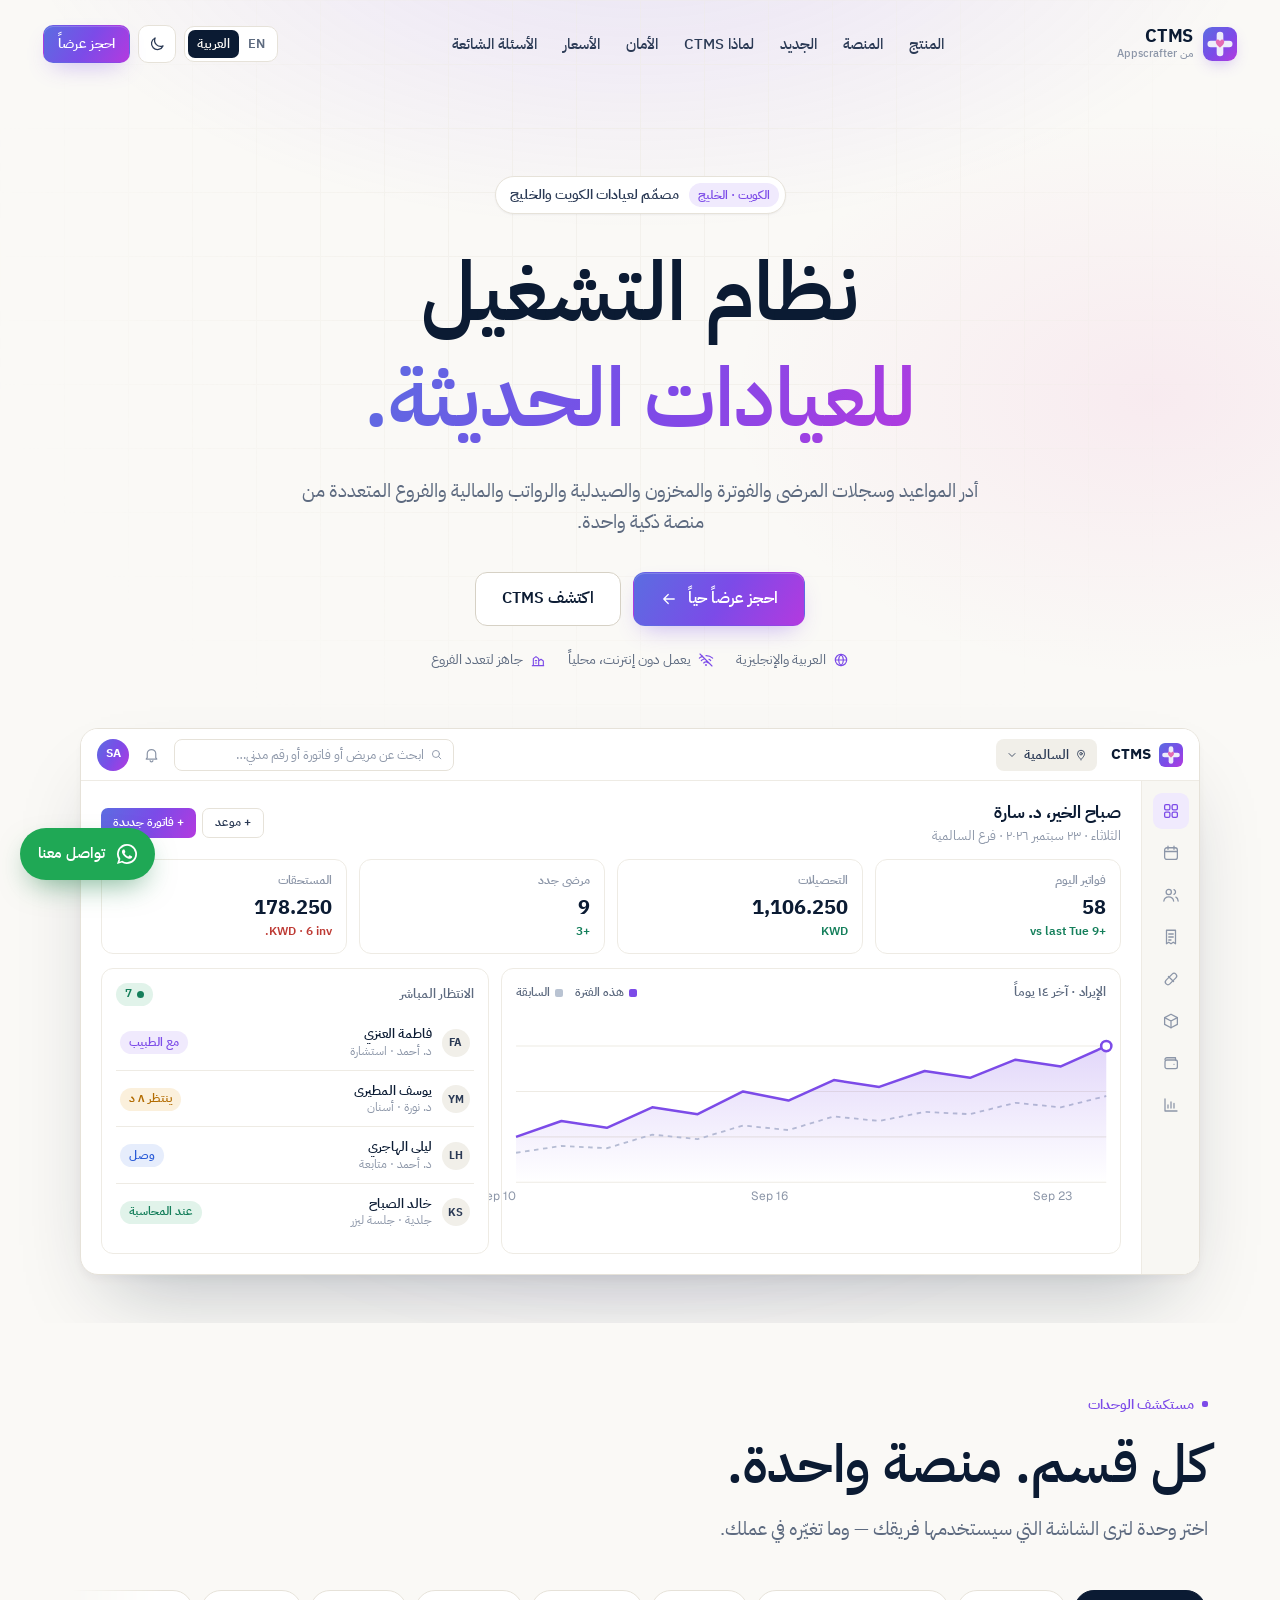
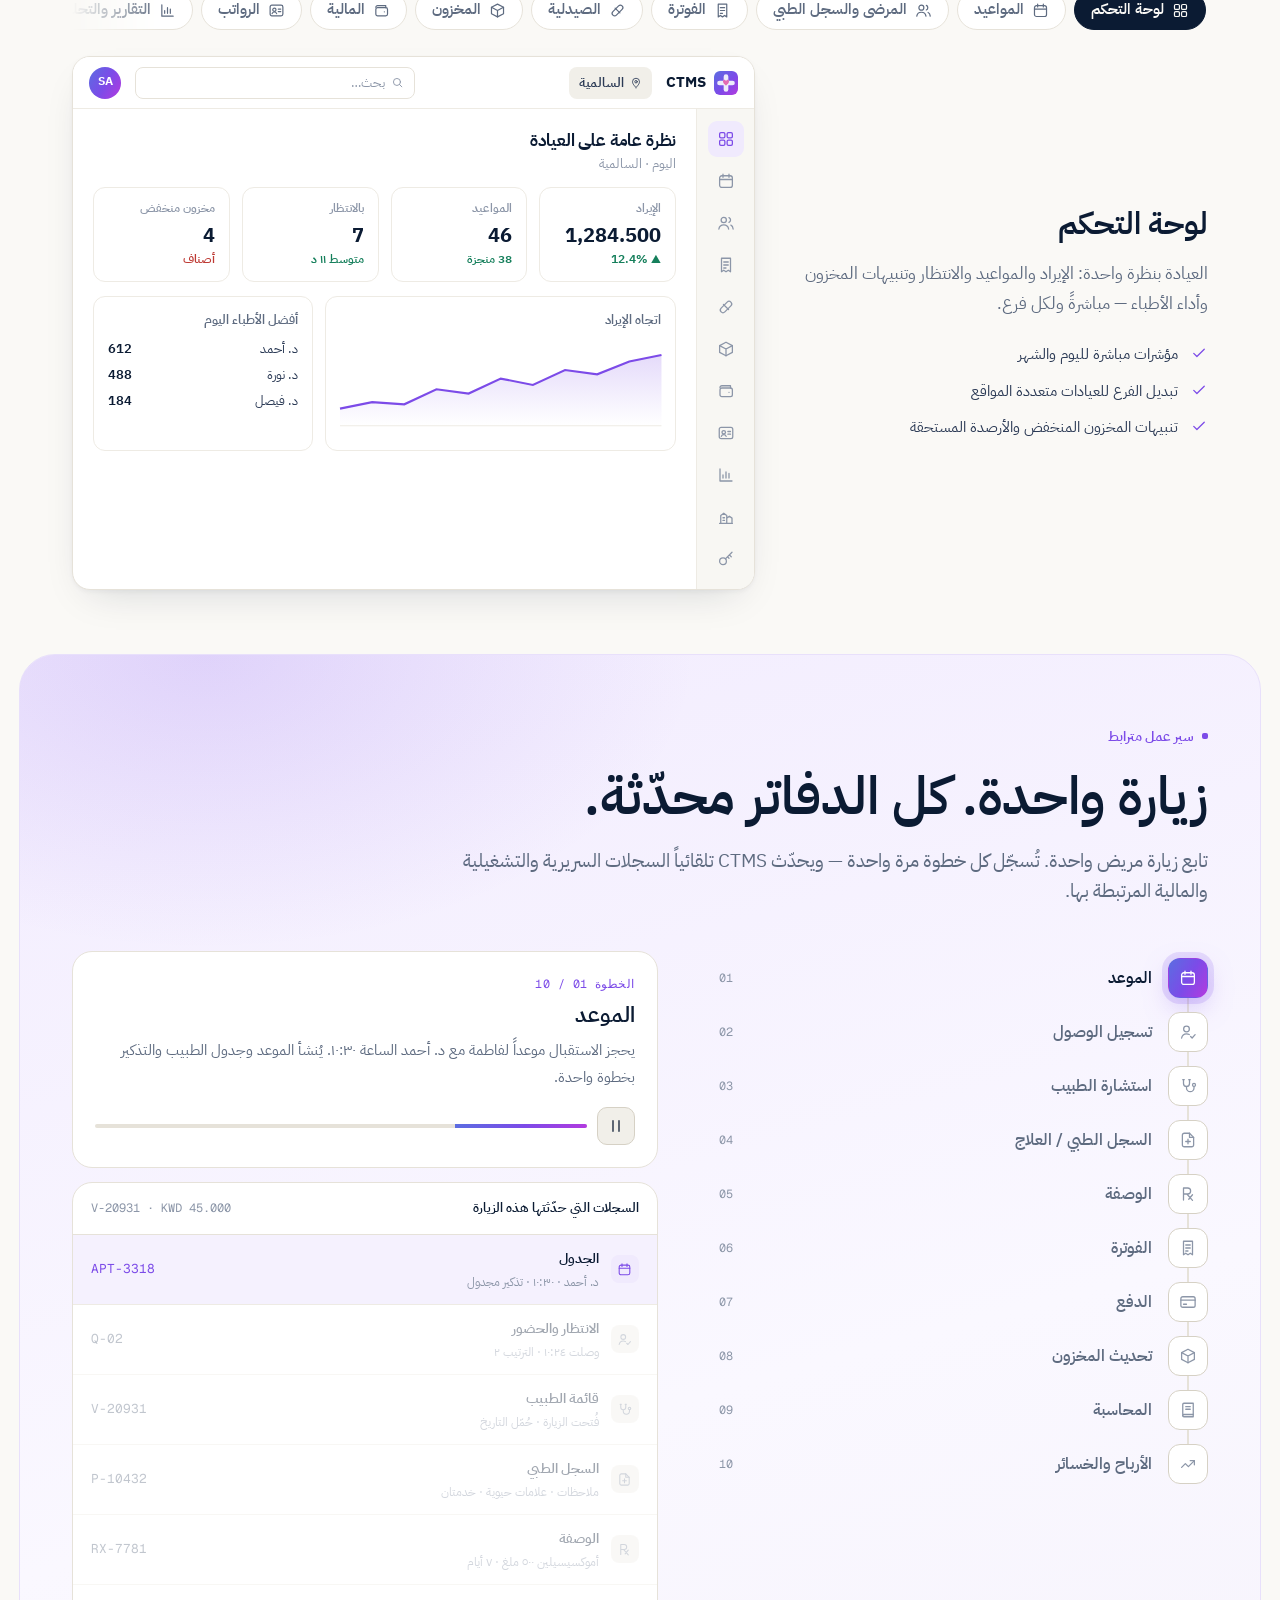
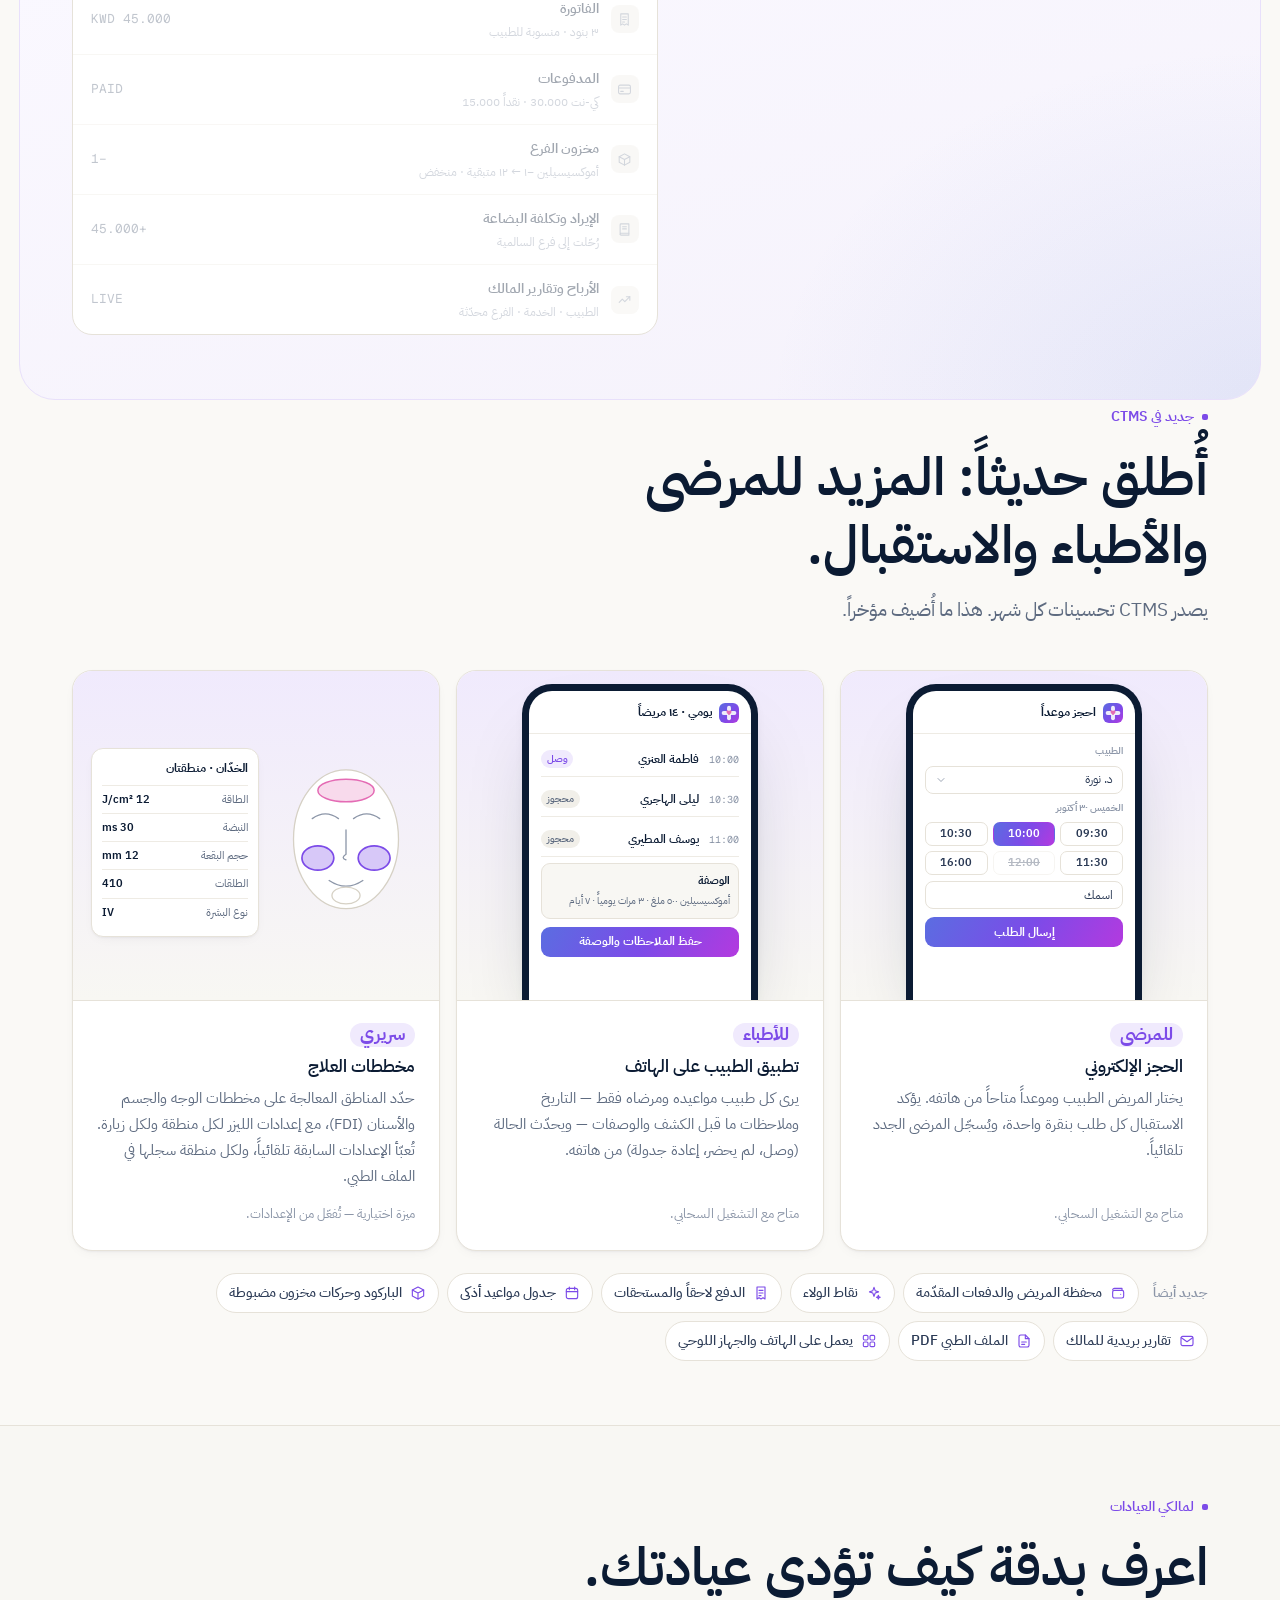
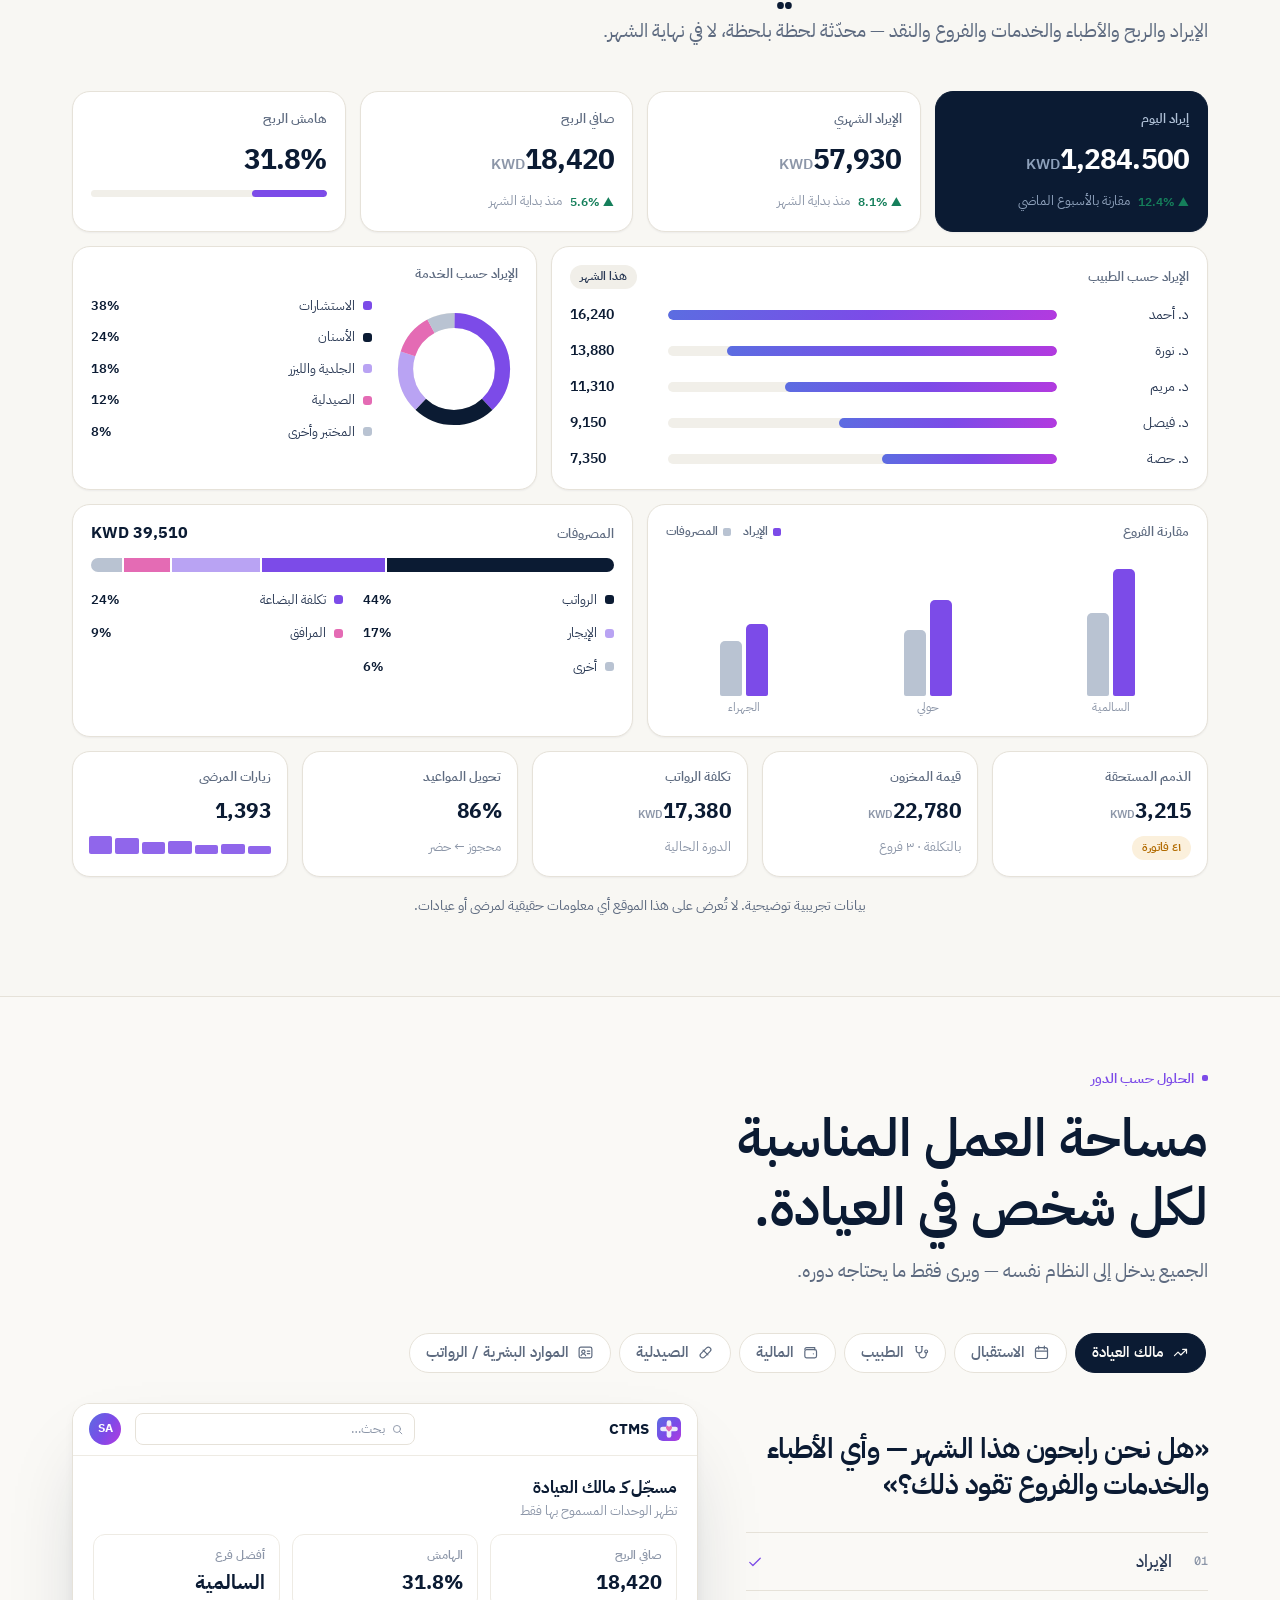
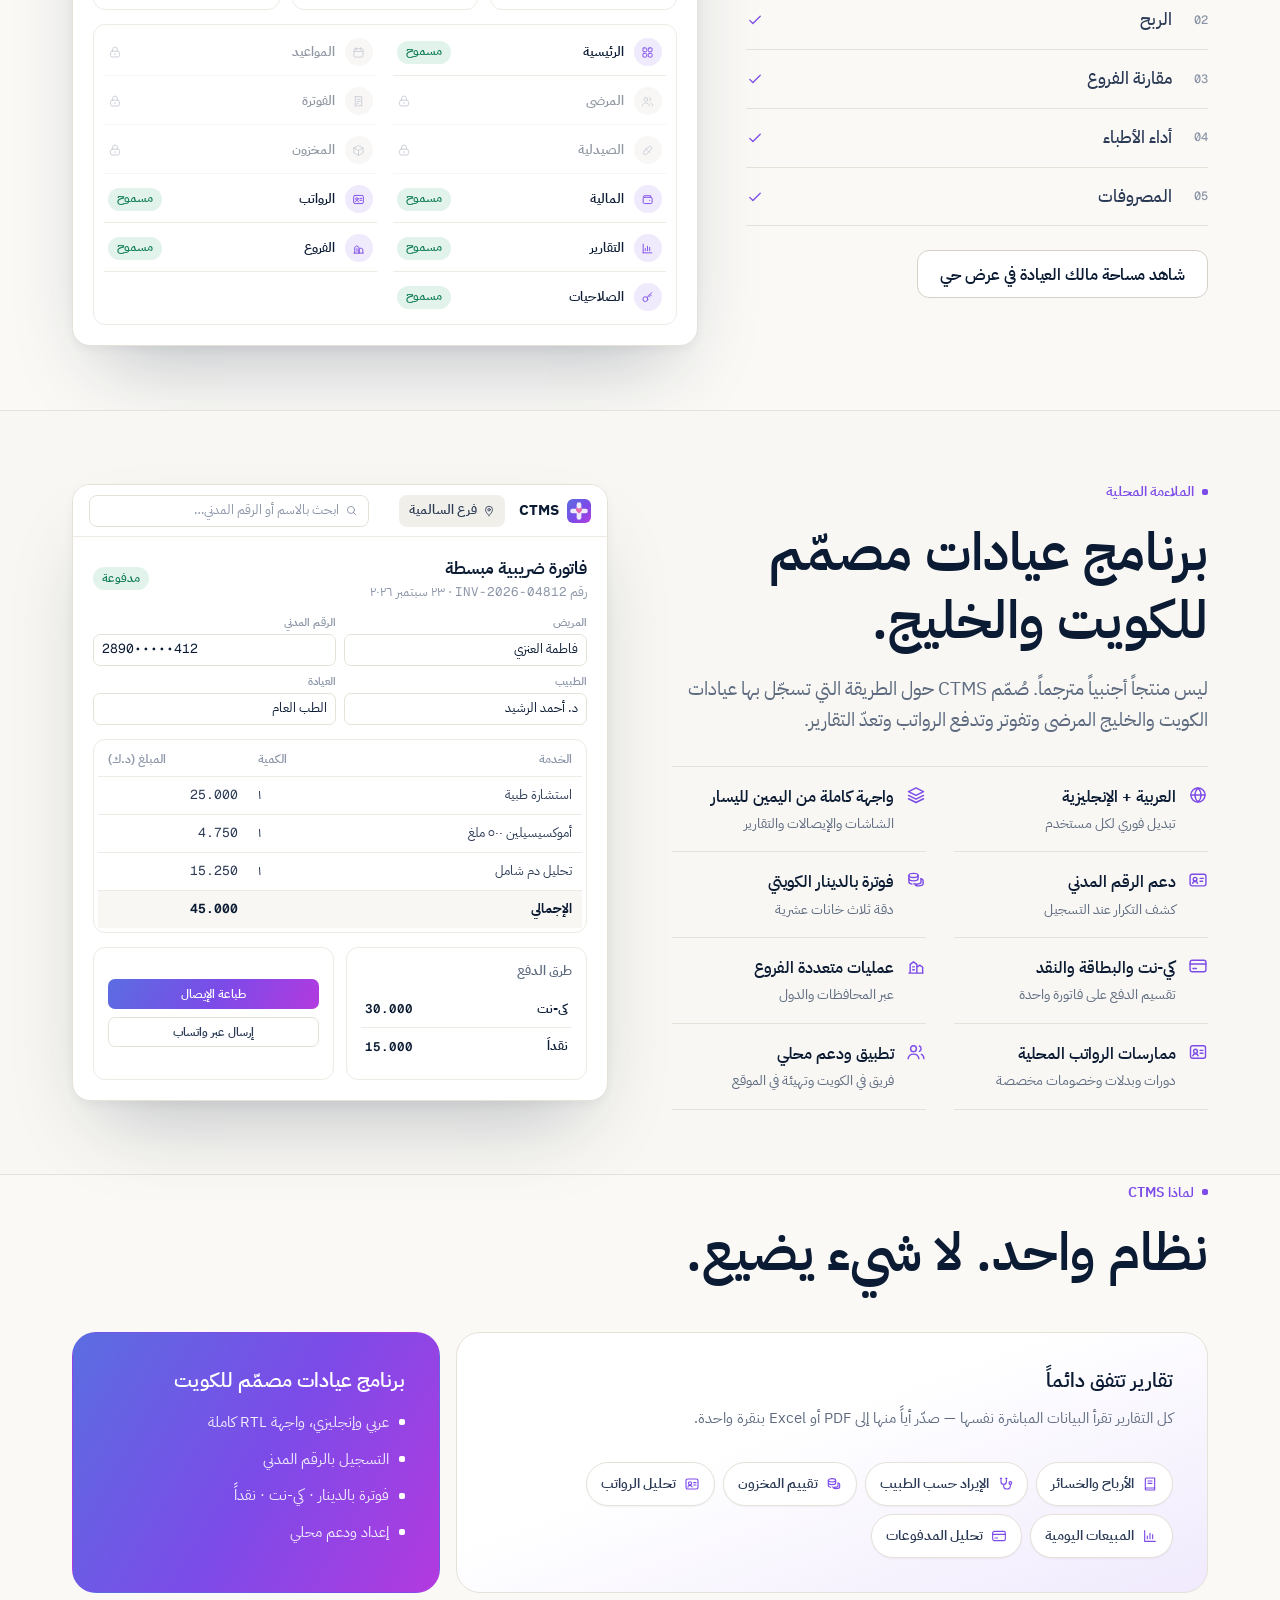
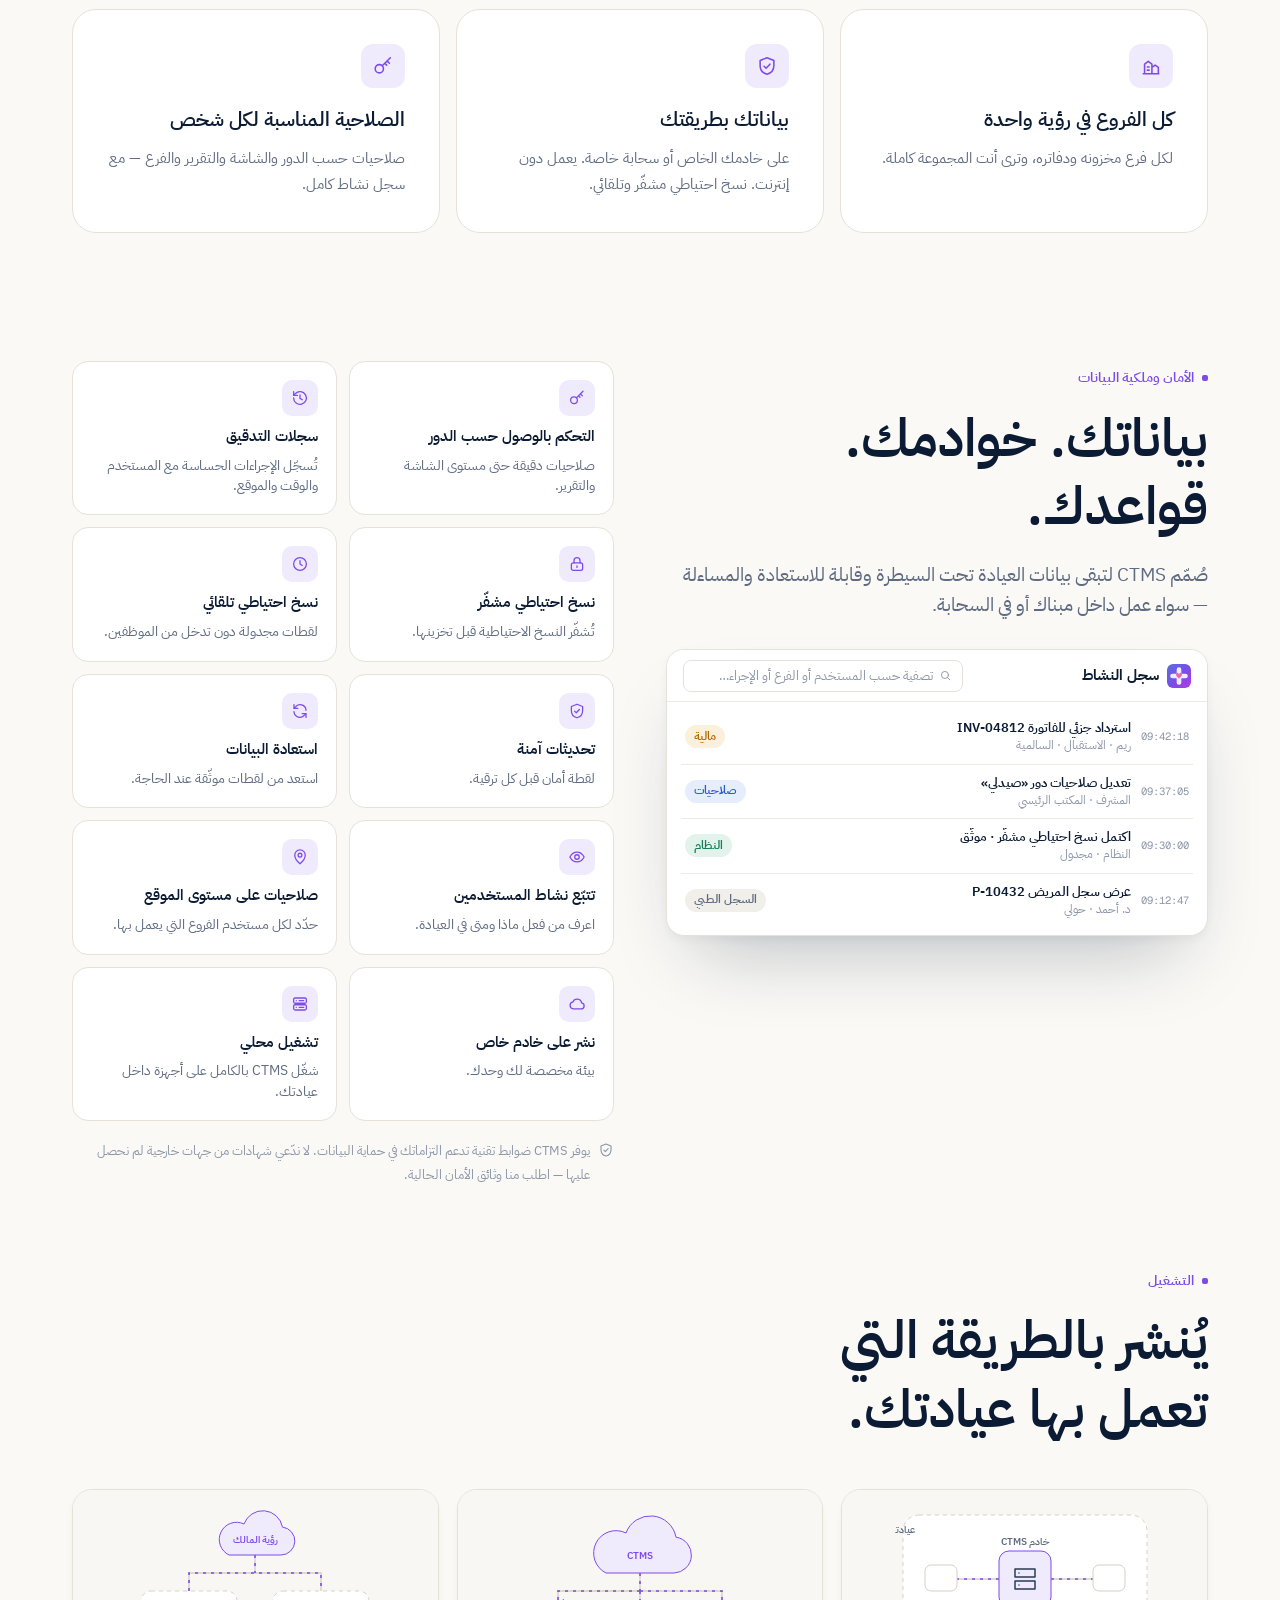
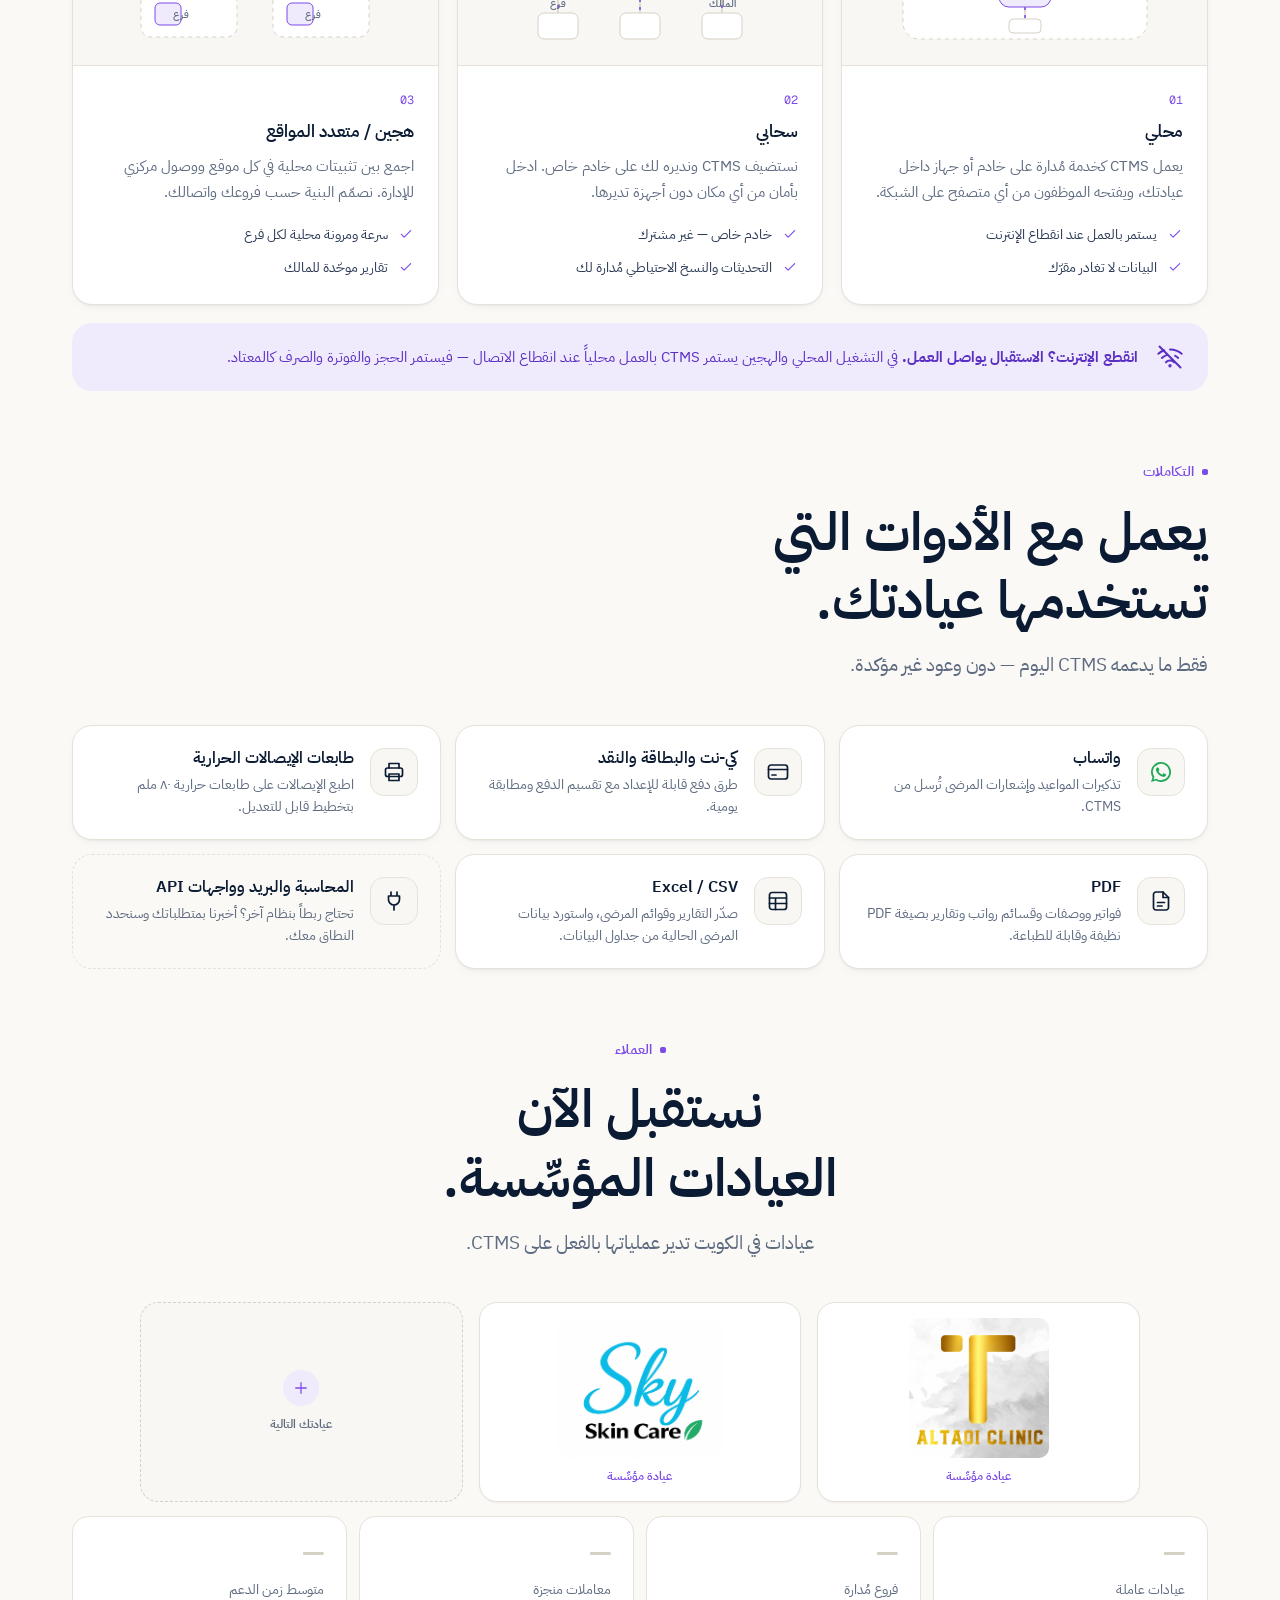
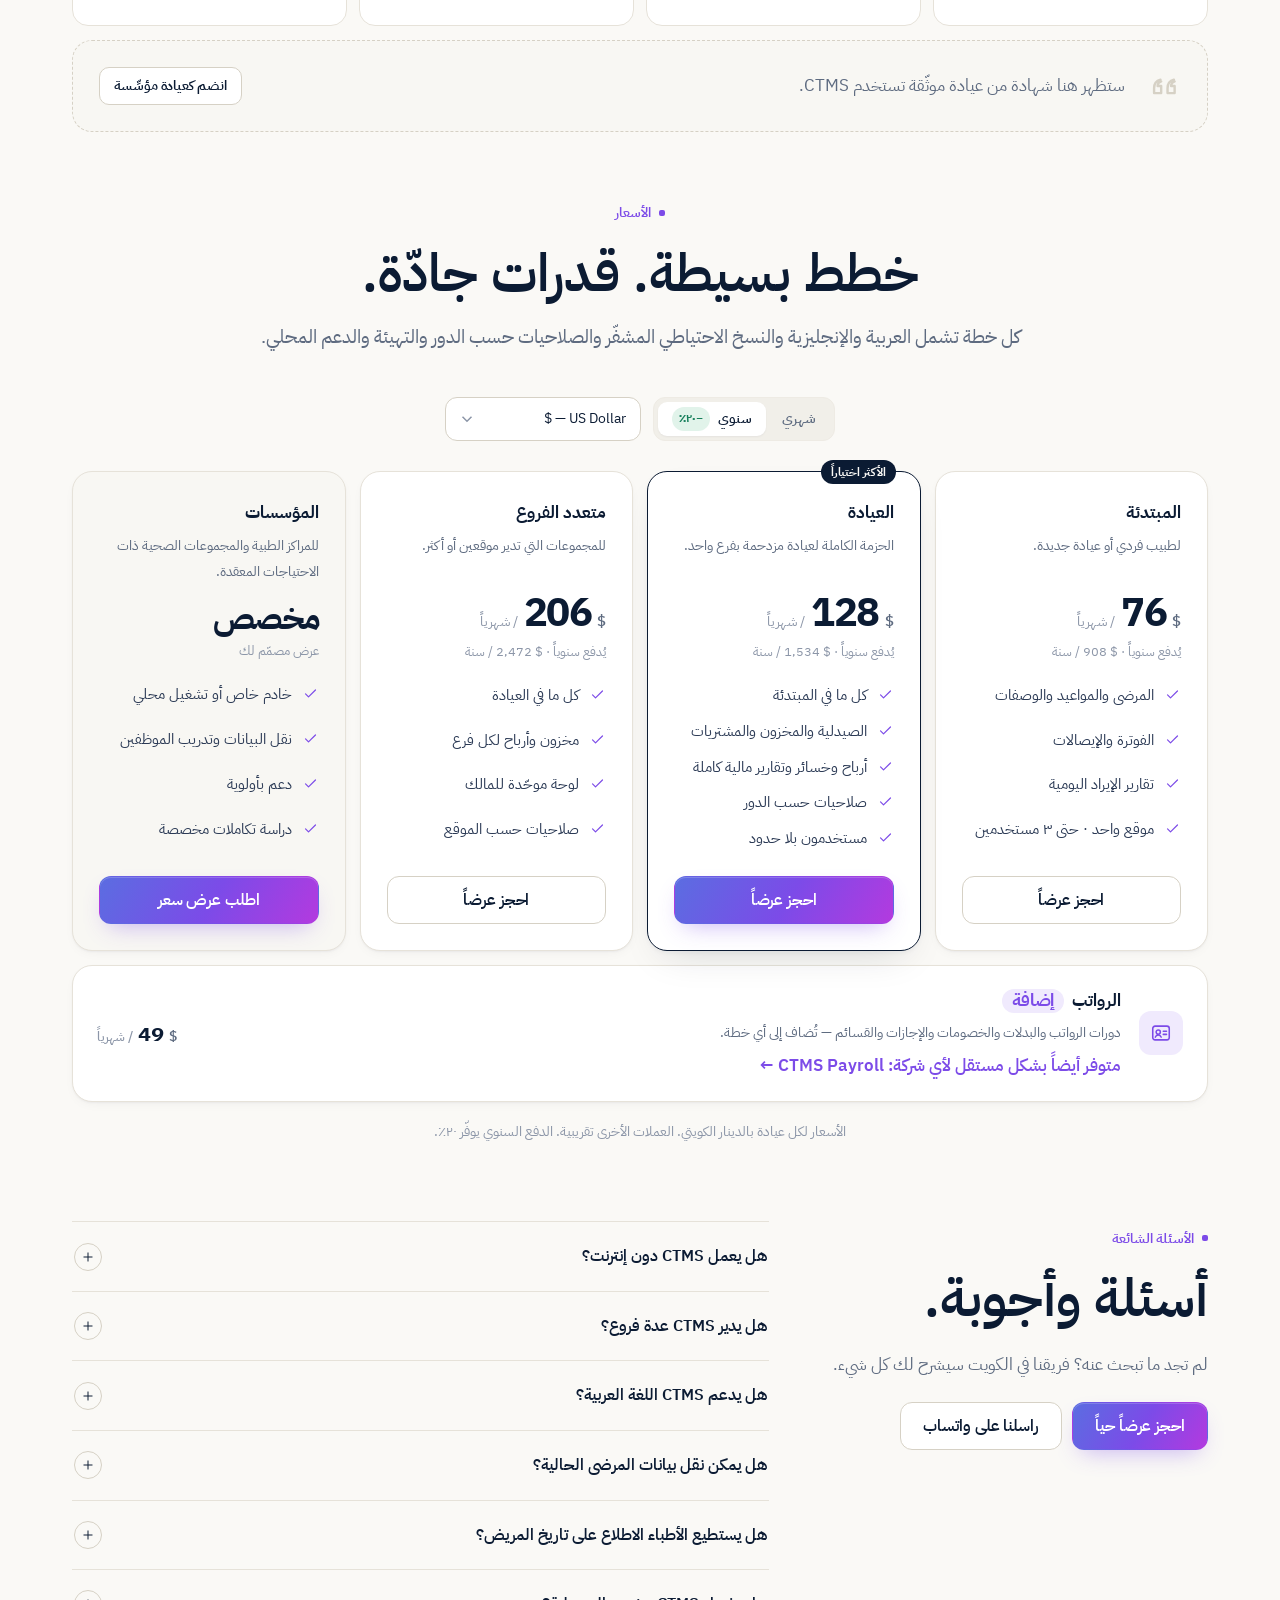
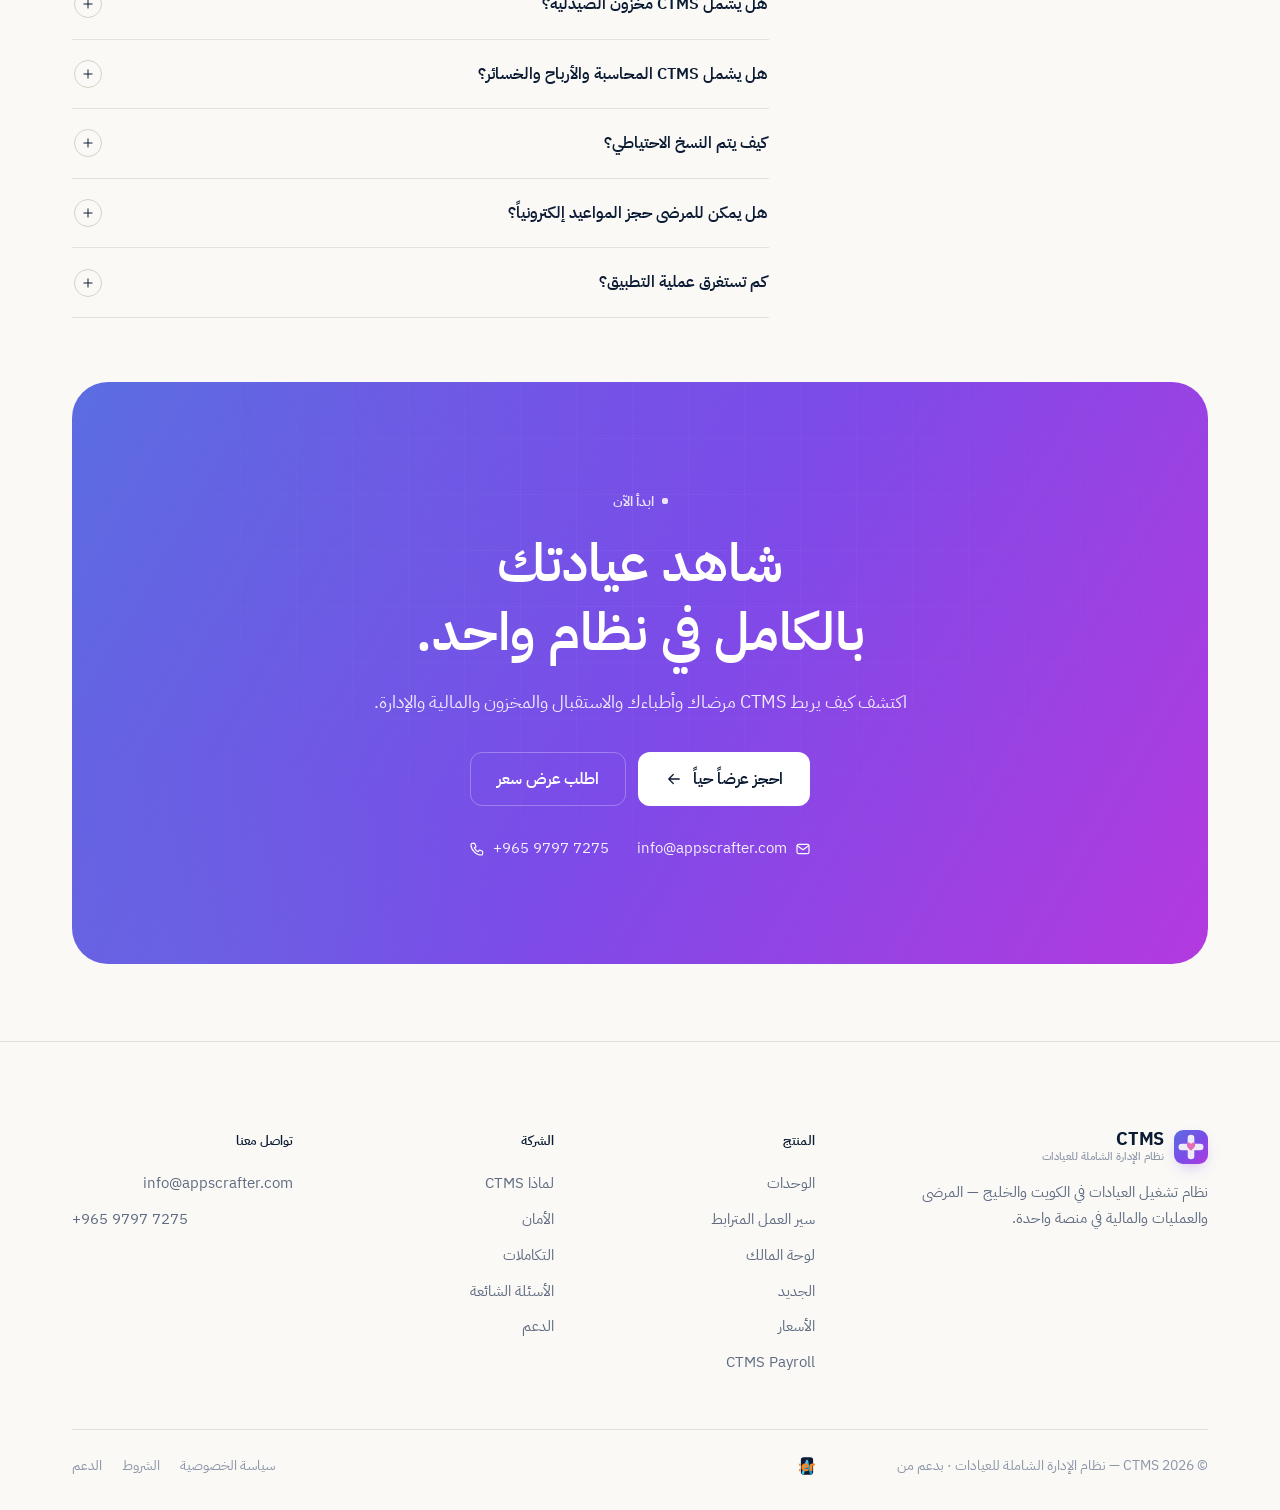
<file: ar/index.html>
<!doctype html>
<html lang="ar" dir="rtl" class="no-js" data-page-lang="ar">
<head>
<meta charset="utf-8">
<meta name="viewport" content="width=device-width, initial-scale=1, viewport-fit=cover">
<title>برنامج إدارة العيادات في الكويت | CTMS</title>
<meta name="description" content="CTMS نظام متكامل لإدارة العيادات والمراكز الطبية في الكويت والخليج: المواعيد، السجل الطبي، الفوترة، الصيدلية والمخزون، الرواتب، الأرباح والخسائر، وتعدد الفروع. واجهة عربية كاملة، يعمل محلياً أو سحابياً. احجز عرضاً حياً.">
<meta name="keywords" content="برنامج إدارة العيادات, نظام إدارة العيادات الكويت, برنامج عيادات, نظام عيادات أسنان, برنامج مجمع طبي, برنامج صيدلية, نظام فوترة طبي, سجل طبي إلكتروني, برنامج رواتب, CTMS, Appscrafter">
<meta name="author" content="Appscrafter">
<meta name="robots" content="index, follow">
<link rel="canonical" href="https://ctms.website/ar/">
<link rel="alternate" hreflang="en" href="https://ctms.website/">
<link rel="alternate" hreflang="ar" href="https://ctms.website/ar/">
<link rel="alternate" hreflang="x-default" href="https://ctms.website/">
<meta name="theme-color" content="#7c4be8" media="(prefers-color-scheme: light)">
<meta name="theme-color" content="#08111F" media="(prefers-color-scheme: dark)">
<link rel="icon" href="data:image/svg+xml,%3Csvg xmlns='http://www.w3.org/2000/svg' viewBox='0 0 512 512'%3E%3Cdefs%3E%3ClinearGradient id='g' x1='0' y1='0' x2='1' y2='1'%3E%3Cstop offset='0%25' stop-color='%235b6de1'/%3E%3Cstop offset='55%25' stop-color='%237c4be8'/%3E%3Cstop offset='100%25' stop-color='%23b33adf'/%3E%3C/linearGradient%3E%3C/defs%3E%3Crect width='512' height='512' rx='96' fill='url(%23g)'/%3E%3Crect x='206' y='70' width='100' height='372' rx='50' fill='%23f4f5fb'/%3E%3Crect x='68' y='206' width='376' height='100' rx='50' fill='%23f4f5fb'/%3E%3Cpath d='M256 310C256 310 192 266 192 222C192 194 214 178 237 191C244 195 250 204 256 214C262 204 268 195 275 191C298 178 320 194 320 222C320 266 256 310 256 310Z' fill='%23e46bb4'/%3E%3C/svg%3E">
<meta property="og:type" content="website">
<meta property="og:url" content="https://ctms.website/ar/">
<meta property="og:site_name" content="CTMS by Appscrafter">
<meta property="og:title" content="CTMS — نظام التشغيل للعيادات الحديثة">
<meta property="og:description" content="المواعيد والسجل الطبي والفوترة والصيدلية والمخزون والرواتب والمالية وتعدد الفروع في منصة واحدة. مصمّم لعيادات الكويت والخليج.">
<meta property="og:locale" content="ar_KW">
<meta property="og:locale:alternate" content="en_US">
<meta property="og:image" content="https://ctms.website/og-image.png">
<meta property="og:image:width" content="1200">
<meta property="og:image:height" content="630">
<meta property="og:image:alt" content="CTMS — The operating system for modern clinics">
<meta name="twitter:card" content="summary_large_image">
<meta name="twitter:image" content="https://ctms.website/og-image.png">
<link rel="preconnect" href="https://fonts.googleapis.com">
<link rel="preconnect" href="https://fonts.gstatic.com" crossorigin>
<link rel="stylesheet" href="https://fonts.googleapis.com/css2?family=Baloo+2:wght@800&family=Geist:wght@400;500;600;700&family=Geist+Mono:wght@400;500&family=IBM+Plex+Sans+Arabic:wght@400;500;600;700&display=swap">
<link rel="stylesheet" href="../assets/ctms.css?v=202610270648">
<link rel="stylesheet" href="../assets/site.css?v=202610270648">
<script>document.documentElement.classList.remove('no-js');try{var t=localStorage.getItem('ctms-theme');if(t)document.documentElement.setAttribute('data-theme',t);}catch(e){}</script>
<script type="application/ld+json">
{"@context":"https://schema.org","@type":"SoftwareApplication","name":"CTMS — Clinic Top Management System","applicationCategory":"BusinessApplication","applicationSubCategory":"Clinic management software","operatingSystem":"Windows, Web browser","inLanguage":["en","ar"],"description":"Clinic operating system for Kuwait and the GCC: appointments, patient records, billing, pharmacy, inventory, payroll, finance and multi-branch reporting.","url":"https://ctms.website/","offers":{"@type":"Offer","priceCurrency":"KWD","price":"29","availability":"https://schema.org/InStock"},"publisher":{"@type":"Organization","name":"Appscrafter","email":"info@appscrafter.com","telephone":"+965 9797 7275","areaServed":["KW","SA","AE","QA","BH","OM"]}}
</script>
</head>
<body>
<svg width="0" height="0" style="position:absolute" aria-hidden="true">
  <defs>
    <symbol id="i-check" viewBox="0 0 24 24"><path d="M5 12.5l4.2 4.2L19 7"/></symbol>
    <symbol id="i-arrow" viewBox="0 0 24 24"><path d="M5 12h14M13 6l6 6-6 6"/></symbol>
    <symbol id="i-cal" viewBox="0 0 24 24"><rect x="3.5" y="5" width="17" height="15.5" rx="3"/><path d="M3.5 10h17M8 3v4M16 3v4"/></symbol>
    <symbol id="i-users" viewBox="0 0 24 24"><circle cx="9" cy="8" r="3.5"/><path d="M2.5 20c.6-3.6 3.2-5.5 6.5-5.5s5.9 1.9 6.5 5.5M16 4.8a3.5 3.5 0 0 1 0 6.4M18.5 14.8c1.7.7 2.8 2.4 3 5.2"/></symbol>
    <symbol id="i-file" viewBox="0 0 24 24"><path d="M14 3H7a2.5 2.5 0 0 0-2.5 2.5v13A2.5 2.5 0 0 0 7 21h10a2.5 2.5 0 0 0 2.5-2.5V8.5L14 3z"/><path d="M14 3v5.5h5.5M12 11v6M9 14h6"/></symbol>
    <symbol id="i-receipt" viewBox="0 0 24 24"><path d="M6 3h12v18l-3-2-3 2-3-2-3 2V3z"/><path d="M9 8h6M9 12h6M9 16h3"/></symbol>
    <symbol id="i-pill" viewBox="0 0 24 24"><rect x="2.8" y="8.5" width="18.4" height="7" rx="3.5" transform="rotate(-45 12 12)"/><path d="M8.6 8.6l6.8 6.8"/></symbol>
    <symbol id="i-box" viewBox="0 0 24 24"><path d="M3.5 7.5L12 3l8.5 4.5v9L12 21l-8.5-4.5v-9z"/><path d="M3.5 7.5L12 12l8.5-4.5M12 12v9"/></symbol>
    <symbol id="i-wallet" viewBox="0 0 24 24"><path d="M4 7.5A2.5 2.5 0 0 1 6.5 5H18v3"/><rect x="4" y="8" width="16.5" height="11.5" rx="2.5"/><path d="M16 13.8h.01"/></symbol>
    <symbol id="i-payroll" viewBox="0 0 24 24"><rect x="3" y="4.5" width="18" height="15" rx="2.5"/><circle cx="9" cy="11" r="2.3"/><path d="M5.8 16.5c.5-1.6 1.7-2.4 3.2-2.4s2.7.8 3.2 2.4M14.5 10h3.5M14.5 13.5h3.5"/></symbol>
    <symbol id="i-chart" viewBox="0 0 24 24"><path d="M4 20V4M4 20h16"/><path d="M8 16v-4M12 16V8M16 16v-6"/></symbol>
    <symbol id="i-trend" viewBox="0 0 24 24"><path d="M3.5 16.5l5-5 4 4 8-8"/><path d="M15 7.5h5.5V13"/></symbol>
    <symbol id="i-branch" viewBox="0 0 24 24"><path d="M3.5 20.5h17M5 20.5V10l4-3 4 3v10.5M13 20.5v-7l3.5-2.5 3.5 2.5v7"/><path d="M8 13h2M8 16.5h2"/></symbol>
    <symbol id="i-shield" viewBox="0 0 24 24"><path d="M12 3l7.5 3v5.5c0 4.6-3.2 8.3-7.5 9.5-4.3-1.2-7.5-4.9-7.5-9.5V6L12 3z"/><path d="M8.8 12.2l2.2 2.2 4.2-4.4"/></symbol>
    <symbol id="i-lock" viewBox="0 0 24 24"><rect x="4.5" y="10.5" width="15" height="10" rx="2.5"/><path d="M8 10.5V7.5a4 4 0 0 1 8 0v3M12 14.5v2"/></symbol>
    <symbol id="i-key" viewBox="0 0 24 24"><circle cx="8" cy="15" r="4.5"/><path d="M11.2 11.8L20 3M16.5 6.5l2.5 2.5M14 9l2 2"/></symbol>
    <symbol id="i-globe" viewBox="0 0 24 24"><circle cx="12" cy="12" r="8.5"/><path d="M3.5 12h17M12 3.5c2.4 2.4 3.6 5.2 3.6 8.5s-1.2 6.1-3.6 8.5c-2.4-2.4-3.6-5.2-3.6-8.5S9.6 5.9 12 3.5z"/></symbol>
    <symbol id="i-wifioff" viewBox="0 0 24 24"><path d="M3 3l18 18M8.5 16.5a5 5 0 0 1 7 0M5 12.8a10 10 0 0 1 4.3-2.4M19 12.8a10 10 0 0 0-2.6-1.8M2 9.2A15 15 0 0 1 7 6.2M22 9.2a15 15 0 0 0-10-3.7"/><circle cx="12" cy="19.5" r=".6"/></symbol>
    <symbol id="i-server" viewBox="0 0 24 24"><rect x="3.5" y="4" width="17" height="7" rx="2"/><rect x="3.5" y="13" width="17" height="7" rx="2"/><path d="M7 7.5h.01M7 16.5h.01M11 7.5h6M11 16.5h6"/></symbol>
    <symbol id="i-cloud" viewBox="0 0 24 24"><path d="M7 18.5h10.5a4 4 0 0 0 .6-7.95A6 6 0 0 0 6.6 9.2 4.7 4.7 0 0 0 7 18.5z"/></symbol>
    <symbol id="i-layers" viewBox="0 0 24 24"><path d="M12 3.5L3 8l9 4.5L21 8l-9-4.5z"/><path d="M3 12.5l9 4.5 9-4.5M3 16.5l9 4.5 9-4.5"/></symbol>
    <symbol id="i-printer" viewBox="0 0 24 24"><path d="M7 8V3.5h10V8"/><rect x="3.5" y="8" width="17" height="8.5" rx="2"/><path d="M7 14h10v6.5H7z"/></symbol>
    <symbol id="i-pdf" viewBox="0 0 24 24"><path d="M14 3H7a2.5 2.5 0 0 0-2.5 2.5v13A2.5 2.5 0 0 0 7 21h10a2.5 2.5 0 0 0 2.5-2.5V8.5L14 3z"/><path d="M14 3v5.5h5.5M8.5 13.5h7M8.5 17h4.5"/></symbol>
    <symbol id="i-sheet" viewBox="0 0 24 24"><rect x="3.5" y="3.5" width="17" height="17" rx="2.5"/><path d="M3.5 9h17M3.5 14.5h17M9.5 9v11.5"/></symbol>
    <symbol id="i-card" viewBox="0 0 24 24"><rect x="2.5" y="5" width="19" height="14" rx="2.5"/><path d="M2.5 9.5h19M6 15h4"/></symbol>
    <symbol id="i-plug" viewBox="0 0 24 24"><path d="M9 3v4M15 3v4M6.5 7h11v3.5a5.5 5.5 0 0 1-11 0V7zM12 16v5"/></symbol>
    <symbol id="i-clock" viewBox="0 0 24 24"><circle cx="12" cy="12" r="8.5"/><path d="M12 7.5V12l3 2"/></symbol>
    <symbol id="i-steth" viewBox="0 0 24 24"><path d="M6 3.5v5a4 4 0 0 0 8 0v-5M5 3.5h2M13 3.5h2M10 12.5v2a5 5 0 0 0 10 0v-2"/><circle cx="20" cy="10.5" r="2"/></symbol>
    <symbol id="i-clip" viewBox="0 0 24 24"><rect x="5" y="4.5" width="14" height="16.5" rx="2.5"/><path d="M9 4.5V3h6v1.5M8.5 10h7M8.5 13.5h7M8.5 17h4"/></symbol>
    <symbol id="i-rx" viewBox="0 0 24 24"><path d="M6 20V4h5.5a4 4 0 0 1 0 8H6M10.5 12l7.5 8.5M18 13l-5 6"/></symbol>
    <symbol id="i-checkin" viewBox="0 0 24 24"><circle cx="10" cy="8" r="3.8"/><path d="M3.5 20c.7-3.8 3.3-5.6 6.5-5.6 1.4 0 2.6.3 3.7 1M15.5 18l2 2 4-4.5"/></symbol>
    <symbol id="i-coins" viewBox="0 0 24 24"><ellipse cx="9" cy="6.5" rx="5.5" ry="2.5"/><path d="M3.5 6.5v4c0 1.4 2.5 2.5 5.5 2.5s5.5-1.1 5.5-2.5v-4"/><path d="M9.5 16.5c.8.3 1.9.5 3 .5 3 0 5.5-1.1 5.5-2.5v-4M3.5 10.5v4c0 1.1 1.5 2 3.6 2.4"/><path d="M18 10.5c1.5.4 2.5 1.2 2.5 2v4c0 1.4-2.5 2.5-5.5 2.5-1.4 0-2.7-.2-3.6-.6"/></symbol>
    <symbol id="i-ledger" viewBox="0 0 24 24"><path d="M5 4.5A1.5 1.5 0 0 1 6.5 3H19v15H6.5A1.5 1.5 0 0 0 5 19.5v-15z"/><path d="M5 19.5A1.5 1.5 0 0 0 6.5 21H19v-3M9 7.5h6M9 11h6"/></symbol>
    <symbol id="i-history" viewBox="0 0 24 24"><path d="M3.5 12a8.5 8.5 0 1 0 2.5-6L3.5 8.5"/><path d="M3.5 3.5v5h5M12 8v4.5l3 1.8"/></symbol>
    <symbol id="i-refresh" viewBox="0 0 24 24"><path d="M20 11a8 8 0 0 0-14.3-4.3L4 8.5M4 13a8 8 0 0 0 14.3 4.3L20 15.5"/><path d="M4 3.5v5h5M20 20.5v-5h-5"/></symbol>
    <symbol id="i-eye" viewBox="0 0 24 24"><path d="M2.5 12S6 5.5 12 5.5 21.5 12 21.5 12 18 18.5 12 18.5 2.5 12 2.5 12z"/><circle cx="12" cy="12" r="3"/></symbol>
    <symbol id="i-pin" viewBox="0 0 24 24"><path d="M12 21s7-6.2 7-11.5A7 7 0 0 0 5 9.5C5 14.8 12 21 12 21z"/><circle cx="12" cy="9.5" r="2.5"/></symbol>
    <symbol id="i-id" viewBox="0 0 24 24"><rect x="2.5" y="5" width="19" height="14" rx="2.5"/><circle cx="8.5" cy="11" r="2.2"/><path d="M5.5 16c.5-1.5 1.6-2.2 3-2.2s2.5.7 3 2.2M14.5 10h4M14.5 13.5h3"/></symbol>
    <symbol id="i-db" viewBox="0 0 24 24"><ellipse cx="12" cy="5.5" rx="7.5" ry="2.8"/><path d="M4.5 5.5v13c0 1.5 3.4 2.8 7.5 2.8s7.5-1.3 7.5-2.8v-13M4.5 12c0 1.5 3.4 2.8 7.5 2.8s7.5-1.3 7.5-2.8"/></symbol>
    <symbol id="i-activity" viewBox="0 0 24 24"><path d="M3 12h4l2.5-6 5 12 2.5-6h4"/></symbol>
    <symbol id="i-search" viewBox="0 0 24 24"><circle cx="11" cy="11" r="6.5"/><path d="M20 20l-4.3-4.3"/></symbol>
    <symbol id="i-down" viewBox="0 0 24 24"><path d="M6 9l6 6 6-6"/></symbol>
    <symbol id="i-x" viewBox="0 0 24 24"><path d="M6 6l12 12M18 6L6 18"/></symbol>
    <symbol id="i-plus" viewBox="0 0 24 24"><path d="M12 5v14M5 12h14"/></symbol>
    <symbol id="i-menu" viewBox="0 0 24 24"><path d="M4 7h16M4 12h16M4 17h16"/></symbol>
    <symbol id="i-sun" viewBox="0 0 24 24"><circle cx="12" cy="12" r="4"/><path d="M12 2.5v2M12 19.5v2M4.6 4.6L6 6M18 18l1.4 1.4M2.5 12h2M19.5 12h2M4.6 19.4L6 18M18 6l1.4-1.4"/></symbol>
    <symbol id="i-moon" viewBox="0 0 24 24"><path d="M20 14.5A8 8 0 0 1 9.5 4a8 8 0 1 0 10.5 10.5z"/></symbol>
    <symbol id="i-play" viewBox="0 0 24 24"><path d="M8 5.5v13l10-6.5-10-6.5z"/></symbol>
    <symbol id="i-pause" viewBox="0 0 24 24"><path d="M8 5v14M16 5v14"/></symbol>
    <symbol id="i-bell" viewBox="0 0 24 24"><path d="M6 16.5V11a6 6 0 0 1 12 0v5.5l1.5 2h-15l1.5-2zM10 20.5a2 2 0 0 0 4 0"/></symbol>
    <symbol id="i-grid" viewBox="0 0 24 24"><rect x="3.5" y="3.5" width="7" height="7" rx="1.8"/><rect x="13.5" y="3.5" width="7" height="7" rx="1.8"/><rect x="3.5" y="13.5" width="7" height="7" rx="1.8"/><rect x="13.5" y="13.5" width="7" height="7" rx="1.8"/></symbol>
    <symbol id="i-mail" viewBox="0 0 24 24"><rect x="3" y="5" width="18" height="14" rx="2.5"/><path d="M3.5 7l8.5 6 8.5-6"/></symbol>
    <symbol id="i-phone" viewBox="0 0 24 24"><path d="M5 3.5h3.5l2 5-2.5 1.5a11 11 0 0 0 6 6l1.5-2.5 5 2V19a2 2 0 0 1-2 2C10.5 21 3 13.5 3 5.5a2 2 0 0 1 2-2z"/></symbol>
    <symbol id="i-quote" viewBox="0 0 24 24"><path d="M9.5 7.5C6.5 8.3 5 10.4 5 13.5V17h5v-5H7.5c0-1.6.8-2.6 2.5-3.2M19 7.5c-3 .8-4.5 2.9-4.5 6V17h5v-5H17c0-1.6.8-2.6 2.5-3.2"/></symbol>
    <symbol id="i-spark" viewBox="0 0 24 24"><path d="M12 3.5l1.8 5 5 1.8-5 1.8-1.8 5-1.8-5-5-1.8 5-1.8 1.8-5zM18.5 15.5l.8 2 2 .8-2 .8-.8 2-.8-2-2-.8 2-.8.8-2z"/></symbol>
    <symbol id="i-flag" viewBox="0 0 24 24"><path d="M5 21V4M5 4.5h11l-2 4 2 4H5"/></symbol>
    <symbol id="i-upload" viewBox="0 0 24 24"><path d="M12 15V4M7.5 8.5L12 4l4.5 4.5M4.5 15v3a2.5 2.5 0 0 0 2.5 2.5h10a2.5 2.5 0 0 0 2.5-2.5v-3"/></symbol>
    <symbol id="i-wa" viewBox="0 0 24 24"><path d="M12 2a10 10 0 0 0-8.5 15.2L2 22l4.9-1.4A10 10 0 1 0 12 2zm0 18.2c-1.5 0-3-.4-4.3-1.2l-.3-.18-2.85.83.86-2.78-.2-.3A8.2 8.2 0 1 1 12 20.2zm4.6-6.1c-.25-.13-1.48-.73-1.7-.81-.23-.09-.4-.13-.56.13-.17.25-.64.8-.79.97-.14.17-.29.19-.54.06-.25-.13-1.06-.39-2.02-1.24-.75-.67-1.25-1.49-1.4-1.74-.14-.25-.01-.39.11-.51.11-.11.25-.29.37-.44.13-.15.17-.25.25-.42.08-.17.04-.31-.02-.44-.06-.13-.56-1.35-.77-1.85-.2-.48-.41-.42-.56-.43h-.48c-.17 0-.44.06-.67.31-.23.25-.88.86-.88 2.1 0 1.24.9 2.43 1.03 2.6.13.17 1.77 2.7 4.3 3.79.6.26 1.07.41 1.43.53.6.19 1.15.16 1.58.1.48-.07 1.48-.6 1.69-1.19.21-.58.21-1.08.14-1.19-.06-.1-.23-.16-.48-.29z"/></symbol>
    <symbol id="logo" viewBox="0 0 512 512"><defs><linearGradient id="lg-brand" x1="0" y1="0" x2="1" y2="1"><stop offset="0%" stop-color="#5b6de1"/><stop offset="55%" stop-color="#7c4be8"/><stop offset="100%" stop-color="#b33adf"/></linearGradient></defs><rect width="512" height="512" rx="96" fill="url(#lg-brand)"/><rect x="206" y="70" width="100" height="372" rx="50" fill="#f4f5fb" opacity=".95"/><rect x="68" y="206" width="376" height="100" rx="50" fill="#f4f5fb" opacity=".95"/><path d="M256 310C256 310 192 266 192 222C192 194 214 178 237 191C244 195 250 204 256 214C262 204 268 195 275 191C298 178 320 194 320 222C320 266 256 310 256 310Z" fill="#e46bb4"/></symbol>
  </defs>
</svg>

<a class="skip" href="#main" data-i18n="skip">تخطَّ إلى المحتوى</a>

<!-- ============================ NAV ============================ -->
<header class="nav" id="nav">
  <div class="nav-bar">
    <a class="brand" href="#top" aria-label="CTMS home">
      <svg aria-hidden="true"><use href="#logo"/></svg>
      <span class="bt">CTMS<small data-i18n="brand_sub">من Appscrafter</small></span>
    </a>
    <nav class="nav-links" aria-label="Primary">
      <a href="#modules" data-i18n="nav_product">المنتج</a>
      <a href="#platform" data-i18n="nav_platform">المنصة</a>
      <a href="#new" data-i18n="nav_new">الجديد</a>
      <a href="#why" data-i18n="nav_why">لماذا CTMS</a>
      <a href="#security" data-i18n="nav_security">الأمان</a>
      <a href="#pricing" data-i18n="nav_pricing">الأسعار</a>
      <a href="#faq" data-i18n="nav_faq">الأسئلة الشائعة</a>
    </nav>
    <div class="nav-right">
      <div class="lang" role="group" aria-label="Language">
        <button type="button" data-lang="en" aria-pressed="true">EN</button>
        <button type="button" data-lang="ar" class="ar" aria-pressed="false">العربية</button>
      </div>
      <button class="iconbtn theme-toggle" type="button" data-theme-toggle aria-label="Toggle dark mode">
        <svg class="ico theme-moon"><use href="#i-moon"/></svg><svg class="ico theme-sun"><use href="#i-sun"/></svg>
      </button>
      <button class="btn btn-primary btn-sm" type="button" data-demo data-i18n="cta_book">احجز عرضاً</button>
      <button class="iconbtn menu-btn" type="button" id="menuBtn" aria-label="Open menu" aria-expanded="false" aria-controls="mnav"><svg class="ico"><use href="#i-menu"/></svg></button>
    </div>
  </div>
</header>

<div class="mnav" id="mnav" aria-hidden="true">
  <div class="mnav-scrim" data-close-menu></div>
  <div class="mnav-sheet" role="dialog" aria-modal="true" aria-label="Menu">
    <div class="mnav-top">
      <a class="brand" href="#top" data-close-menu><svg aria-hidden="true"><use href="#logo"/></svg><span class="bt">CTMS</span></a>
      <button class="iconbtn" type="button" data-close-menu aria-label="Close menu"><svg class="ico"><use href="#i-x"/></svg></button>
    </div>
    <nav class="mnav-links" aria-label="Mobile">
      <a href="#modules" data-close-menu><span data-i18n="nav_product">المنتج</span><svg class="ico"><use href="#i-arrow"/></svg></a>
      <a href="#platform" data-close-menu><span data-i18n="nav_platform">المنصة</span><svg class="ico"><use href="#i-arrow"/></svg></a>
      <a href="#new" data-close-menu><span data-i18n="nav_new">الجديد</span><svg class="ico"><use href="#i-arrow"/></svg></a>
      <a href="#why" data-close-menu><span data-i18n="nav_why">لماذا CTMS</span><svg class="ico"><use href="#i-arrow"/></svg></a>
      <a href="#security" data-close-menu><span data-i18n="nav_security">الأمان</span><svg class="ico"><use href="#i-arrow"/></svg></a>
      <a href="#pricing" data-close-menu><span data-i18n="nav_pricing">الأسعار</span><svg class="ico"><use href="#i-arrow"/></svg></a>
      <a href="#faq" data-close-menu><span data-i18n="nav_faq">الأسئلة الشائعة</span><svg class="ico"><use href="#i-arrow"/></svg></a>
    </nav>
    <div class="mnav-foot">
      <div class="mnav-row">
        <div class="lang" role="group" aria-label="Language">
          <button type="button" data-lang="en" aria-pressed="true">EN</button>
          <button type="button" data-lang="ar" class="ar" aria-pressed="false">العربية</button>
        </div>
        <button class="iconbtn" type="button" data-theme-toggle aria-label="Toggle dark mode"><svg class="ico theme-moon"><use href="#i-moon"/></svg><svg class="ico theme-sun"><use href="#i-sun"/></svg></button>
      </div>
      <button class="btn btn-primary btn-block" type="button" data-demo data-close-menu data-i18n="cta_live">احجز عرضاً حياً</button>
    </div>
  </div>
</div>

<main id="main">
<!-- ============================ 2. HERO ============================ -->
<section class="hero" id="top">
  <div class="wrap">
    <div class="hero-copy">
      <span class="hero-tag reveal"><span class="flag" data-i18n="hero_flag">الكويت · الخليج</span><span data-i18n="hero_tag">مصمّم لعيادات الكويت والخليج</span></span>
      <h1 class="t-display reveal d1"><span data-i18n="hero_h1a">نظام التشغيل</span> <span class="soft" data-i18n="hero_h1b">للعيادات الحديثة.</span></h1>
      <p class="t-lead reveal d2" data-i18n="hero_lead">أدر المواعيد وسجلات المرضى والفوترة والمخزون والصيدلية والرواتب والمالية والفروع المتعددة من منصة ذكية واحدة.</p>
      <div class="hero-ctas reveal d3">
        <button class="btn btn-primary btn-lg" type="button" data-demo><span data-i18n="cta_live">احجز عرضاً حياً</span><svg class="ico arr"><use href="#i-arrow"/></svg></button>
        <a class="btn btn-secondary btn-lg" href="#modules" data-i18n="cta_explore">اكتشف CTMS</a>
      </div>
      <div class="hero-meta reveal d3">
        <span><svg class="ico"><use href="#i-globe"/></svg><span data-i18n="hm1">العربية والإنجليزية</span></span>
        <span><svg class="ico"><use href="#i-wifioff"/></svg><span data-i18n="hm2">يعمل دون إنترنت، محلياً</span></span>
        <span><svg class="ico"><use href="#i-branch"/></svg><span data-i18n="hm3">جاهز لتعدد الفروع</span></span>
      </div>
    </div>

    <div class="stage reveal d2">
      <div class="stage-glow" aria-hidden="true"></div>
      <div class="ui hero-ui" role="img" aria-label="CTMS clinic dashboard showing revenue, live patient queue and today's appointments (demo data)">
        <div class="ui-top">
          <span class="ui-logo"><svg><use href="#logo"/></svg>CTMS</span>
          <span class="ui-branch"><svg class="ico"><use href="#i-pin"/></svg><span data-i18n="d_branch1">السالمية</span><svg class="ico"><use href="#i-down"/></svg></span>
          <span class="ui-search"><svg class="ico"><use href="#i-search"/></svg><span data-i18n="d_search">ابحث عن مريض أو فاتورة أو رقم مدني…</span></span>
          <svg class="ico" style="width:17px;height:17px;color:var(--faint)"><use href="#i-bell"/></svg>
          <span class="ui-av">SA</span>
        </div>
        <div class="ui-body">
          <div class="ui-side" aria-hidden="true">
            <i class="on"><svg class="ico"><use href="#i-grid"/></svg></i><i><svg class="ico"><use href="#i-cal"/></svg></i><i><svg class="ico"><use href="#i-users"/></svg></i><i><svg class="ico"><use href="#i-receipt"/></svg></i><i><svg class="ico"><use href="#i-pill"/></svg></i><i><svg class="ico"><use href="#i-box"/></svg></i><i><svg class="ico"><use href="#i-wallet"/></svg></i><i><svg class="ico"><use href="#i-chart"/></svg></i>
          </div>
          <div class="ui-main">
            <div class="ui-h">
              <div><b data-i18n="d_greet">صباح الخير، د. سارة</b><small data-i18n="d_date">الثلاثاء · ٢٣ سبتمبر ٢٠٢٦ · فرع السالمية</small></div>
              <div style="display:flex;gap:6px"><span class="ui-btn sec" data-i18n="d_newappt">+ موعد</span><span class="ui-btn" data-i18n="d_newinv">+ فاتورة جديدة</span></div>
            </div>
            <div class="ui-kpis">
              <div class="ui-kpi"><span data-i18n="d_k1">فواتير اليوم</span><b>58</b><em>+9 vs last Tue</em></div>
              <div class="ui-kpi"><span data-i18n="d_k2">التحصيلات</span><b>1,106.250</b><em>KWD</em></div>
              <div class="ui-kpi"><span data-i18n="d_k3">مرضى جدد</span><b>9</b><em>+3</em></div>
              <div class="ui-kpi"><span data-i18n="d_k4">المستحقات</span><b>178.250</b><em class="down">KWD · 6 inv.</em></div>
            </div>
            <div class="ui-row">
              <div class="ui-card">
                <h5><span data-i18n="d_rev14">الإيراد · آخر ١٤ يوماً</span><span class="leg"><span><i style="background:var(--c1)"></i><span data-i18n="d_this">هذه الفترة</span></span><span><i style="background:var(--c5)"></i><span data-i18n="d_prev">السابقة</span></span></span></h5>
                <svg class="chart" viewBox="0 0 520 170" aria-hidden="true">
                  <defs><linearGradient id="ga" x1="0" x2="0" y1="0" y2="1"><stop offset="0" stop-color="var(--c1)" stop-opacity=".22"/><stop offset="1" stop-color="var(--c1)" stop-opacity="0"/></linearGradient></defs>
                  <line class="gl" x1="0" x2="520" y1="30" y2="30"/><line class="gl" x1="0" x2="520" y1="70" y2="70"/><line class="gl" x1="0" x2="520" y1="110" y2="110"/><line class="gl" x1="0" x2="520" y1="150" y2="150"/>
                  <path d="M0 124 L40 118 L80 120 L120 108 L160 112 L200 100 L240 104 L280 92 L320 96 L360 88 L400 90 L440 80 L480 84 L520 74" fill="none" stroke="var(--c5)" stroke-width="1.6" stroke-dasharray="4 4"/>
                  <path d="M0 110 L40 96 L80 102 L120 84 L160 90 L200 70 L240 78 L280 60 L320 66 L360 52 L400 58 L440 42 L480 48 L520 30 L520 150 L0 150Z" fill="url(#ga)"/>
                  <path d="M0 110 L40 96 L80 102 L120 84 L160 90 L200 70 L240 78 L280 60 L320 66 L360 52 L400 58 L440 42 L480 48 L520 30" fill="none" stroke="var(--c1)" stroke-width="2.2" stroke-linejoin="round"/>
                  <circle cx="520" cy="30" r="4.5" fill="var(--surface)" stroke="var(--c1)" stroke-width="2.2"/>
                  <text x="0" y="166">10 Sep</text><text x="240" y="166">16 Sep</text><text x="490" y="166">23 Sep</text>
                </svg>
              </div>
              <div class="ui-card">
                <h5><span data-i18n="d_queue">الانتظار المباشر</span><span class="pill ok"><span class="dot live"></span>7</span></h5>
                <div class="ui-list">
                  <div class="ui-li"><span class="av">FA</span><span class="tx"><b data-i18n="p1">فاطمة العنزي</b><small data-i18n="d_q1s">د. أحمد · استشارة</small></span><span class="pill brand" data-i18n="st_with">مع الطبيب</span></div>
                  <div class="ui-li"><span class="av">YM</span><span class="tx"><b data-i18n="p2">يوسف المطيري</b><small data-i18n="d_q2s">د. نورة · أسنان</small></span><span class="pill warn" data-i18n="st_wait8">ينتظر ٨ د</span></div>
                  <div class="ui-li"><span class="av">LH</span><span class="tx"><b data-i18n="p3">ليلى الهاجري</b><small data-i18n="d_q3s">د. أحمد · متابعة</small></span><span class="pill info" data-i18n="st_in">وصل</span></div>
                  <div class="ui-li"><span class="av">KS</span><span class="tx"><b data-i18n="p4">خالد الصباح</b><small data-i18n="d_q4s">جلدية · جلسة ليزر</small></span><span class="pill ok" data-i18n="st_bill">عند المحاسبة</span></div>
                </div>
              </div>
            </div>
          </div>
        </div>
      </div>
      <div class="stage-floats-m">
        <div class="float f1"><div class="fl-h"><span class="fl-ic"><svg class="ico"><use href="#i-coins"/></svg></span><span data-i18n="fl1">إيراد اليوم</span></div><b>KWD 1,284.500</b><div class="fl-sub"><span class="delta">▲ 12.4%</span><span data-i18n="fl_vs">مقارنة بالثلاثاء الماضي</span></div></div>
        <div class="float f2"><div class="fl-h"><span class="fl-ic info"><svg class="ico"><use href="#i-cal"/></svg></span><span data-i18n="fl2">المواعيد</span></div><b>46</b><div class="fl-sub"><span data-i18n="fl2s">٣٨ منجزة · ٣ غياب</span></div></div>
        <div class="float f3"><div class="fl-h"><span class="fl-ic"><svg class="ico"><use href="#i-clock"/></svg></span><span data-i18n="fl3">مرضى بالانتظار</span></div><b>7</b><div class="fl-sub"><span data-i18n="fl3s">متوسط الانتظار ١١ دقيقة</span></div></div>
        <div class="float f4"><div class="fl-h"><span class="fl-ic"><svg class="ico"><use href="#i-trend"/></svg></span><span data-i18n="fl6">صافي الربح · الشهر</span></div><b>KWD 18,420</b><div class="fl-sub"><span class="delta">31.8%</span><span data-i18n="fl6s">هامش</span></div></div>
        <div class="float f5"><div class="fl-h"><span class="fl-ic info"><svg class="ico"><use href="#i-steth"/></svg></span><span data-i18n="fl5">أداء الأطباء</span></div>
          <div class="ui-hbars" style="margin-top:8px">
            <div class="ui-hb" style="grid-template-columns:62px 1fr 38px"><span data-i18n="doc1">د. أحمد</span><div class="ui-bar"><i style="width:92%"></i></div><b>612</b></div>
            <div class="ui-hb" style="grid-template-columns:62px 1fr 38px"><span data-i18n="doc2">د. نورة</span><div class="ui-bar"><i style="width:74%"></i></div><b>488</b></div>
            <div class="ui-hb" style="grid-template-columns:62px 1fr 38px"><span data-i18n="doc3">د. فيصل</span><div class="ui-bar"><i style="width:41%"></i></div><b>184</b></div>
          </div>
        </div>
        <div class="float f6"><div class="fl-h"><span class="fl-ic warn"><svg class="ico"><use href="#i-box"/></svg></span><span data-i18n="fl4">مخزون منخفض</span></div><b style="font-size:14px" data-i18n="fl4b">أموكسيسيلين ٥٠٠ ملغ</b><div class="fl-sub"><span class="pill warn" data-i18n="fl4s">١٢ متبقية · أعد الطلب</span></div></div>
      </div>
    </div>
  </div>
</section>

<!-- ============================ 6. MODULE EXPLORER ============================ -->
<section class="section" id="modules">
  <div class="wrap">
    <div class="sec-head reveal">
      <span class="eyebrow" data-i18n="mx_eb">مستكشف الوحدات</span>
      <h2 class="t-h2" data-i18n="mx_h2">كل قسم. منصة واحدة.</h2>
      <p class="t-lead" data-i18n="mx_p">اختر وحدة لترى الشاشة التي سيستخدمها فريقك — وما تغيّره في عملك.</p>
    </div>
    <div class="pilltabs mx-tabs reveal" role="tablist" aria-label="CTMS modules" id="mxTabs"></div>
    <div class="mx reveal" id="mxPanel" role="tabpanel" tabindex="0"></div>
  </div>
</section>

<!-- ============================ 5. CONNECTED WORKFLOW ============================ -->
<section class="section dark-sec" id="platform">
  <div class="wrap">
    <div class="sec-head reveal">
      <span class="eyebrow" data-i18n="wf_eb">سير عمل مترابط</span>
      <h2 class="t-h2" data-i18n="wf_h2">زيارة واحدة. كل الدفاتر محدّثة.</h2>
      <p class="t-lead" data-i18n="wf_p">تابع زيارة مريض واحدة. تُسجّل كل خطوة مرة واحدة — ويحدّث CTMS تلقائياً السجلات السريرية والتشغيلية والمالية المرتبطة بها.</p>
    </div>
    <div class="wf">
      <ol class="wf-steps reveal" id="wfSteps"><span class="wf-prog" id="wfProg" aria-hidden="true"></span></ol>
      <div class="wf-panel reveal d1">
        <div class="wf-now" aria-live="polite">
          <div class="k" id="wfK">STEP 01 / 10</div>
          <h3 id="wfT">Appointment</h3>
          <p id="wfD"></p>
          <div class="wf-ctrl">
            <button class="iconbtn" type="button" id="wfPlay" aria-label="Pause walkthrough"><svg class="ico"><use href="#i-pause"/></svg></button>
            <div class="wf-bar"><i id="wfBar"></i></div>
          </div>
        </div>
        <div class="ledger">
          <div class="ledger-h"><b data-i18n="lg_h">السجلات التي حدّثتها هذه الزيارة</b><span>V-20931 · KWD 45.000</span></div>
          <div id="ledger"></div>
        </div>
      </div>
    </div>
  </div>
</section>

<!-- ============================ NEW IN CTMS (Oct 2026 releases) ============================ -->
<section class="section" style="padding-top:0" id="new">
  <div class="wrap">
    <div class="sec-head reveal">
      <span class="eyebrow" data-i18n="nw_eb">جديد في CTMS</span>
      <h2 class="t-h2" data-i18n="nw_h2">أُطلق حديثاً: المزيد للمرضى والأطباء والاستقبال.</h2>
      <p class="t-lead" data-i18n="nw_p">يصدر CTMS تحسينات كل شهر. هذا ما أُضيف مؤخراً.</p>
    </div>

    <div class="nw-hero">
      <!-- Online booking -->
      <article class="card nw-card reveal">
        <div class="nw-vis">
          <div class="phone" role="img" aria-label="Online booking web app on a phone (demo)">
            <div class="ph-bar"><svg><use href="#logo"/></svg><b data-i18n="nb_clinic">احجز موعداً</b></div>
            <div class="ph-body">
              <div class="ph-lbl" data-i18n="nb_doc">الطبيب</div>
              <div class="ph-sel"><span data-i18n="doc2">د. نورة</span><svg class="ico"><use href="#i-down"/></svg></div>
              <div class="ph-lbl" data-i18n="nb_day">الخميس ٣٠ أكتوبر</div>
              <div class="ph-slots"><span>09:30</span><span class="on">10:00</span><span>10:30</span><span>11:30</span><span class="off">12:00</span><span>16:00</span></div>
              <div class="ph-sel"><span data-i18n="nb_name">اسمك</span></div>
                            <div class="ph-btn" data-i18n="nb_send">إرسال الطلب</div>
            </div>
          </div>
        </div>
        <div class="nw-body">
          <span class="badge brand" data-i18n="nw_tag_pat">للمرضى</span>
          <h3 class="t-h4" data-i18n="nb_h">الحجز الإلكتروني</h3>
          <p data-i18n="nb_p">يختار المريض الطبيب وموعداً متاحاً من هاتفه. يؤكد الاستقبال كل طلب بنقرة واحدة، ويُسجّل المرضى الجدد تلقائياً.</p>
          <p class="nw-note" data-i18n="nb_n">متاح مع التشغيل السحابي.</p>
        </div>
      </article>

      <!-- Doctor app -->
      <article class="card nw-card reveal d1">
        <div class="nw-vis">
          <div class="phone" role="img" aria-label="Doctor phone app showing today's patients (demo)">
            <div class="ph-bar"><svg><use href="#logo"/></svg><b data-i18n="nd_today">يومي · ١٤ مريضاً</b></div>
            <div class="ph-body">
              <div class="ph-row"><span class="tm">10:00</span><span class="nm" data-i18n="p1">فاطمة العنزي</span><span class="pill brand" data-i18n="st_in">وصل</span></div>
              <div class="ph-row"><span class="tm">10:30</span><span class="nm" data-i18n="p3">ليلى الهاجري</span><span class="pill" data-i18n="nd_booked">محجوز</span></div>
              <div class="ph-row"><span class="tm">11:00</span><span class="nm" data-i18n="p2">يوسف المطيري</span><span class="pill" data-i18n="nd_booked">محجوز</span></div>
              <div class="ph-card"><b data-i18n="nd_rx">الوصفة</b><span data-i18n="nd_rxl">أموكسيسيلين ٥٠٠ ملغ · ٣ مرات يومياً · ٧ أيام</span></div>
              <div class="ph-btn" data-i18n="nd_save">حفظ الملاحظات والوصفة</div>
            </div>
          </div>
        </div>
        <div class="nw-body">
          <span class="badge brand" data-i18n="nw_tag_doc">للأطباء</span>
          <h3 class="t-h4" data-i18n="nd_h">تطبيق الطبيب على الهاتف</h3>
          <p data-i18n="nd_p">يرى كل طبيب مواعيده ومرضاه فقط — التاريخ وملاحظات ما قبل الكشف والوصفات — ويحدّث الحالة (وصل، لم يحضر، إعادة جدولة) من هاتفه.</p>
          <p class="nw-note" data-i18n="nb_n">متاح مع التشغيل السحابي.</p>
        </div>
      </article>

      <!-- Treatment charts -->
      <article class="card nw-card reveal d2">
        <div class="nw-vis">
          <div class="chartmock" role="img" aria-label="Treatment chart: face diagram with laser zones marked and settings (demo)">
            <svg viewBox="0 0 160 190" class="face" aria-hidden="true">
              <ellipse cx="80" cy="92" rx="56" ry="74" class="fz"/>
              <path d="M44 70 q14-10 28 0 M88 70 q14-10 28 0" class="fl"/>
              <path d="M80 82 v26 q-6 4 0 6" class="fl"/>
              <path d="M62 136 q18 12 36 0" class="fl"/>
              <ellipse cx="50" cy="112" rx="17" ry="13" class="fz on"/>
              <ellipse cx="110" cy="112" rx="17" ry="13" class="fz on"/>
              <ellipse cx="80" cy="40" rx="30" ry="12" class="fz on2"/>
              <ellipse cx="80" cy="152" rx="15" ry="9" class="fz"/>
            </svg>
            <div class="cm-panel">
              <div class="cm-h" data-i18n="nc_zone">الخدّان · منطقتان</div>
              <div class="cm-kv"><span data-i18n="nc_flu">الطاقة</span><b>12 J/cm²</b></div>
              <div class="cm-kv"><span data-i18n="nc_pulse">النبضة</span><b>30 ms</b></div>
              <div class="cm-kv"><span data-i18n="nc_spot">حجم البقعة</span><b>12 mm</b></div>
              <div class="cm-kv"><span data-i18n="nc_shots">الطلقات</span><b>410</b></div>
              <div class="cm-kv"><span data-i18n="nc_skin">نوع البشرة</span><b>IV</b></div>
            </div>
          </div>
        </div>
        <div class="nw-body">
          <span class="badge brand" data-i18n="nw_tag_cli">سريري</span>
          <h3 class="t-h4" data-i18n="nc_h">مخططات العلاج</h3>
          <p data-i18n="nc_p">حدّد المناطق المعالجة على مخططات الوجه والجسم والأسنان (FDI)، مع إعدادات الليزر لكل منطقة ولكل زيارة. تُعبّأ الإعدادات السابقة تلقائياً، ولكل منطقة سجلها في الملف الطبي.</p>
          <p class="nw-note" data-i18n="nw_opt">ميزة اختيارية — تُفعّل من الإعدادات.</p>
        </div>
      </article>
    </div>

    <div class="nw-more reveal"><span class="nw-more-lbl" data-i18n="nw_also">جديد أيضاً</span><span class="chip"><svg class="ico"><use href="#i-wallet"/></svg><span data-i18n="nw1">محفظة المريض والدفعات المقدّمة</span></span><span class="chip"><svg class="ico"><use href="#i-spark"/></svg><span data-i18n="nw2">نقاط الولاء</span></span><span class="chip"><svg class="ico"><use href="#i-receipt"/></svg><span data-i18n="nw3">الدفع لاحقاً والمستحقات</span></span><span class="chip"><svg class="ico"><use href="#i-cal"/></svg><span data-i18n="nw4">جدول مواعيد أذكى</span></span><span class="chip"><svg class="ico"><use href="#i-box"/></svg><span data-i18n="nw5">الباركود وحركات مخزون مضبوطة</span></span><span class="chip"><svg class="ico"><use href="#i-mail"/></svg><span data-i18n="nw6">تقارير بريدية للمالك</span></span><span class="chip"><svg class="ico"><use href="#i-pdf"/></svg><span data-i18n="nw7">الملف الطبي PDF</span></span><span class="chip"><svg class="ico"><use href="#i-grid"/></svg><span data-i18n="nw9">يعمل على الهاتف والجهاز اللوحي</span></span></div>
  </div>
</section>

<!-- ============================ 7. OWNER DASHBOARD ============================ -->
<section class="section" style="background:var(--surface-2);border-block:1px solid var(--line)" id="owner">
  <div class="wrap">
    <div class="sec-head reveal">
      <span class="eyebrow" data-i18n="ow_eb">لمالكي العيادات</span>
      <h2 class="t-h2" data-i18n="ow_h2">اعرف بدقة كيف تؤدي عيادتك.</h2>
      <p class="t-lead" data-i18n="ow_p">الإيراد والربح والأطباء والخدمات والفروع والنقد — محدّثة لحظة بلحظة، لا في نهاية الشهر.</p>
    </div>
    <div class="owner reveal">
      <div class="o-tile o-kpi hl span3"><h4 data-i18n="ow_k1">إيراد اليوم</h4><b><small>KWD</small>1,284.500</b><div class="sub"><span class="delta">▲ 12.4%</span><span data-i18n="ow_vs">مقارنة بالأسبوع الماضي</span></div></div>
      <div class="o-tile o-kpi span3"><h4 data-i18n="ow_k2">الإيراد الشهري</h4><b><small>KWD</small>57,930</b><div class="sub"><span class="delta">▲ 8.1%</span><span data-i18n="ow_mtd">منذ بداية الشهر</span></div></div>
      <div class="o-tile o-kpi span3"><h4 data-i18n="ow_k3">صافي الربح</h4><b><small>KWD</small>18,420</b><div class="sub"><span class="delta">▲ 5.6%</span><span data-i18n="ow_mtd">منذ بداية الشهر</span></div></div>
      <div class="o-tile o-kpi span3"><h4 data-i18n="ow_k4">هامش الربح</h4><b>31.8%</b><div class="sub"><div class="ui-bar" style="flex:1"><i style="width:31.8%"></i></div></div></div>

      <div class="o-tile span7">
        <h4><span data-i18n="ow_doc">الإيراد حسب الطبيب</span><span class="badge" data-i18n="ow_this">هذا الشهر</span></h4>
        <div class="hbars">
          <div class="hbar"><span data-i18n="doc1">د. أحمد</span><div class="tr" data-tip="KWD 16,240 · 412 visits"><i style="width:100%"></i></div><b>16,240</b></div>
          <div class="hbar"><span data-i18n="doc2">د. نورة</span><div class="tr" data-tip="KWD 13,880 · 298 visits"><i style="width:85%"></i></div><b>13,880</b></div>
          <div class="hbar"><span data-i18n="doc4">د. مريم</span><div class="tr" data-tip="KWD 11,310 · 264 visits"><i style="width:70%"></i></div><b>11,310</b></div>
          <div class="hbar"><span data-i18n="doc3">د. فيصل</span><div class="tr" data-tip="KWD 9,150 · 231 visits"><i style="width:56%"></i></div><b>9,150</b></div>
          <div class="hbar"><span data-i18n="doc5">د. حصة</span><div class="tr" data-tip="KWD 7,350 · 188 visits"><i style="width:45%"></i></div><b>7,350</b></div>
        </div>
      </div>
      <div class="o-tile span5">
        <h4 data-i18n="ow_svc">الإيراد حسب الخدمة</h4>
        <div class="donut-wrap">
          <svg viewBox="0 0 42 42" role="img" aria-label="Revenue by service donut chart">
            <circle cx="21" cy="21" r="15.915" fill="none" stroke="var(--surface-3)" stroke-width="5"/>
            <circle cx="21" cy="21" r="15.915" fill="none" stroke="var(--c1)" stroke-width="5" stroke-dasharray="38 62" stroke-dashoffset="25"/>
            <circle cx="21" cy="21" r="15.915" fill="none" stroke="var(--c2)" stroke-width="5" stroke-dasharray="24 76" stroke-dashoffset="87"/>
            <circle cx="21" cy="21" r="15.915" fill="none" stroke="var(--c3)" stroke-width="5" stroke-dasharray="18 82" stroke-dashoffset="63"/>
            <circle cx="21" cy="21" r="15.915" fill="none" stroke="var(--c4)" stroke-width="5" stroke-dasharray="12 88" stroke-dashoffset="45"/>
            <circle cx="21" cy="21" r="15.915" fill="none" stroke="var(--c5)" stroke-width="5" stroke-dasharray="8 92" stroke-dashoffset="33"/>
          </svg>
          <div class="donut-leg">
            <div><i style="background:var(--c1)"></i><span data-i18n="sv1">الاستشارات</span><b>38%</b></div>
            <div><i style="background:var(--c2)"></i><span data-i18n="sv2">الأسنان</span><b>24%</b></div>
            <div><i style="background:var(--c3)"></i><span data-i18n="sv3">الجلدية والليزر</span><b>18%</b></div>
            <div><i style="background:var(--c4)"></i><span data-i18n="sv4">الصيدلية</span><b>12%</b></div>
            <div><i style="background:var(--c5)"></i><span data-i18n="sv5">المختبر وأخرى</span><b>8%</b></div>
          </div>
        </div>
      </div>

      <div class="o-tile span6">
        <h4><span data-i18n="ow_branch">مقارنة الفروع</span><span class="leg"><span><i style="background:var(--c1)"></i><span data-i18n="ow_rev">الإيراد</span></span><span><i style="background:var(--c5)"></i><span data-i18n="ow_exp">المصروفات</span></span></span></h4>
        <div class="gbar">
          <div class="g"><i style="height:92%" data-tip="Revenue KWD 24,610"></i><i class="b" style="height:60%;transition-delay:.1s" data-tip="Expenses KWD 16,020"></i><span data-i18n="d_branch1">السالمية</span></div>
          <div class="g"><i style="height:70%;transition-delay:.15s" data-tip="Revenue KWD 18,340"></i><i class="b" style="height:48%;transition-delay:.2s" data-tip="Expenses KWD 12,870"></i><span data-i18n="br2">حولي</span></div>
          <div class="g"><i style="height:52%;transition-delay:.25s" data-tip="Revenue KWD 14,980"></i><i class="b" style="height:40%;transition-delay:.3s" data-tip="Expenses KWD 10,620"></i><span data-i18n="br3">الجهراء</span></div>
        </div>
      </div>
      <div class="o-tile span6">
        <h4><span data-i18n="ow_expenses">المصروفات</span><b style="color:var(--ink);font-size:1rem">KWD 39,510</b></h4>
        <div class="stack-bar"><i style="width:44%;background:var(--c2)"></i><i style="width:24%;background:var(--c1)"></i><i style="width:17%;background:var(--c3)"></i><i style="width:9%;background:var(--c4)"></i><i style="width:6%;background:var(--c5)"></i></div>
        <div class="donut-leg" style="grid-template-columns:1fr 1fr;margin-top:16px;gap:10px 20px">
          <div><i style="background:var(--c2)"></i><span data-i18n="ex1">الرواتب</span><b>44%</b></div>
          <div><i style="background:var(--c1)"></i><span data-i18n="ex2">تكلفة البضاعة</span><b>24%</b></div>
          <div><i style="background:var(--c3)"></i><span data-i18n="ex3">الإيجار</span><b>17%</b></div>
          <div><i style="background:var(--c4)"></i><span data-i18n="ex4">المرافق</span><b>9%</b></div>
          <div><i style="background:var(--c5)"></i><span data-i18n="ex5">أخرى</span><b>6%</b></div>
        </div>
      </div>

      <div class="o-mini">
        <div class="o-tile o-kpi"><h4 data-i18n="ow_m1">الذمم المستحقة</h4><b><small>KWD</small>3,215</b><div class="sub"><span class="badge warn" data-i18n="ow_m1s">٤١ فاتورة</span></div></div>
        <div class="o-tile o-kpi"><h4 data-i18n="ow_m2">قيمة المخزون</h4><b><small>KWD</small>22,780</b><div class="sub" data-i18n="ow_m2s">بالتكلفة · ٣ فروع</div></div>
        <div class="o-tile o-kpi"><h4 data-i18n="ow_m3">تكلفة الرواتب</h4><b><small>KWD</small>17,380</b><div class="sub" data-i18n="ow_m3s">الدورة الحالية</div></div>
        <div class="o-tile o-kpi"><h4 data-i18n="ow_m4">تحويل المواعيد</h4><b>86%</b><div class="sub" data-i18n="ow_m4s">محجوز ← حضر</div></div>
        <div class="o-tile o-kpi"><h4 data-i18n="ow_m5">زيارات المرضى</h4><b>1,393</b><div class="mini-mini" aria-hidden="true"><i style="height:40%"></i><i style="height:55%"></i><i style="height:48%"></i><i style="height:70%"></i><i style="height:62%"></i><i style="height:84%"></i><i style="height:100%"></i></div></div>
      </div>
    </div>
    <p class="t-small reveal" style="margin-top:16px;text-align:center" data-i18n="demo_note">بيانات تجريبية توضيحية. لا تُعرض على هذا الموقع أي معلومات حقيقية لمرضى أو عيادات.</p>
  </div>
</section>

<!-- ============================ 8. ROLES ============================ -->
<section class="section" id="roles">
  <div class="wrap">
    <div class="sec-head reveal">
      <span class="eyebrow" data-i18n="ro_eb">الحلول حسب الدور</span>
      <h2 class="t-h2" data-i18n="ro_h2">مساحة العمل المناسبة لكل شخص في العيادة.</h2>
      <p class="t-lead" data-i18n="ro_p">الجميع يدخل إلى النظام نفسه — ويرى فقط ما يحتاجه دوره.</p>
    </div>
    <div class="pilltabs reveal" role="tablist" aria-label="Roles" id="roTabs"></div>
    <div class="roles reveal" id="roPanel" role="tabpanel" tabindex="0"></div>
  </div>
</section>

<!-- ============================ 10. GULF ============================ -->
<section class="section gulf" id="gulf">
  <div class="wrap gulf-grid">
    <div class="reveal">
      <span class="eyebrow" data-i18n="gu_eb">الملاءمة المحلية</span>
      <h2 class="t-h2" style="margin-top:14px" data-i18n="gu_h2">برنامج عيادات مصمّم للكويت والخليج.</h2>
      <p class="t-lead" style="margin-top:18px" data-i18n="gu_p">ليس منتجاً أجنبياً مترجماً. صُمّم CTMS حول الطريقة التي تسجّل بها عيادات الكويت والخليج المرضى وتفوتر وتدفع الرواتب وتعدّ التقارير.</p>
      <div class="gulf-feats">
        <div><svg class="ico"><use href="#i-globe"/></svg><span><b data-i18n="gu1">العربية + الإنجليزية</b><small data-i18n="gu1s">تبديل فوري لكل مستخدم</small></span></div>
        <div><svg class="ico"><use href="#i-layers"/></svg><span><b data-i18n="gu2">واجهة كاملة من اليمين لليسار</b><small data-i18n="gu2s">الشاشات والإيصالات والتقارير</small></span></div>
        <div><svg class="ico"><use href="#i-id"/></svg><span><b data-i18n="gu3">دعم الرقم المدني</b><small data-i18n="gu3s">كشف التكرار عند التسجيل</small></span></div>
        <div><svg class="ico"><use href="#i-coins"/></svg><span><b data-i18n="gu4">فوترة بالدينار الكويتي</b><small data-i18n="gu4s">دقة ثلاث خانات عشرية</small></span></div>
        <div><svg class="ico"><use href="#i-card"/></svg><span><b data-i18n="gu5">كي‑نت والبطاقة والنقد</b><small data-i18n="gu5s">تقسيم الدفع على فاتورة واحدة</small></span></div>
        <div><svg class="ico"><use href="#i-branch"/></svg><span><b data-i18n="gu6">عمليات متعددة الفروع</b><small data-i18n="gu6s">عبر المحافظات والدول</small></span></div>
        <div><svg class="ico"><use href="#i-payroll"/></svg><span><b data-i18n="gu7">ممارسات الرواتب المحلية</b><small data-i18n="gu7s">دورات وبدلات وخصومات مخصصة</small></span></div>
        <div><svg class="ico"><use href="#i-users"/></svg><span><b data-i18n="gu8">تطبيق ودعم محلي</b><small data-i18n="gu8s">فريق في الكويت وتهيئة في الموقع</small></span></div>
      </div>
    </div>
    <div class="rtl-demo reveal d1" lang="ar" dir="rtl">
      <div class="ui" role="img" aria-label="Arabic right-to-left invoice screen in CTMS (demo data)">
        <div class="ui-top"><span class="ui-logo"><svg><use href="#logo"/></svg>CTMS</span><span class="ui-branch"><svg class="ico"><use href="#i-pin"/></svg>فرع السالمية</span><span class="ui-search"><svg class="ico"><use href="#i-search"/></svg>ابحث بالاسم أو الرقم المدني…</span></div>
        <div class="ui-main">
          <div class="ui-h"><div><b>فاتورة ضريبية مبسطة</b><small>رقم <span class="receipt-num">INV-2026-04812</span> · ٢٣ سبتمبر ٢٠٢٦</small></div><span class="pill ok">مدفوعة</span></div>
          <div class="ui-grid2">
            <div class="ui-field"><span>المريض</span><div>فاطمة العنزي</div></div>
            <div class="ui-field"><span>الرقم المدني</span><div class="receipt-num">2890•••••412</div></div>
            <div class="ui-field"><span>الطبيب</span><div>د. أحمد الرشيد</div></div>
            <div class="ui-field"><span>العيادة</span><div>الطب العام</div></div>
          </div>
          <div class="ui-card" style="padding:4px">
            <table class="ui-tbl">
              <thead><tr><th>الخدمة</th><th class="r">الكمية</th><th class="r">المبلغ (د.ك)</th></tr></thead>
              <tbody>
                <tr><td>استشارة طبية</td><td class="r">١</td><td class="r receipt-num">25.000</td></tr>
                <tr><td>أموكسيسيلين ٥٠٠ ملغ</td><td class="r">١</td><td class="r receipt-num">4.750</td></tr>
                <tr><td>تحليل دم شامل</td><td class="r">١</td><td class="r receipt-num">15.250</td></tr>
                <tr class="strong"><td>الإجمالي</td><td></td><td class="r receipt-num">45.000</td></tr>
              </tbody>
            </table>
          </div>
          <div class="ui-row eq">
            <div class="ui-card"><h5>طرق الدفع</h5>
              <div class="ui-li"><span class="tx"><b>كي‑نت</b></span><span class="amt receipt-num">30.000</span></div>
              <div class="ui-li"><span class="tx"><b>نقداً</b></span><span class="amt receipt-num">15.000</span></div>
            </div>
            <div class="ui-card" style="display:flex;flex-direction:column;gap:8px;justify-content:center"><span class="ui-btn" style="justify-content:center">طباعة الإيصال</span><span class="ui-btn sec" style="justify-content:center">إرسال عبر واتساب</span></div>
          </div>
        </div>
      </div>
    </div>
  </div>
</section>

<!-- ============================ WHY CTMS (bento) ============================ -->
<section class="section" style="padding-top:0" id="why">
  <div class="wrap">
    <div class="sec-head reveal">
      <span class="eyebrow" data-i18n="wy_eb">لماذا CTMS</span>
      <h2 class="t-h2" data-i18n="bt_h2">نظام واحد. لا شيء يضيع.</h2>
    </div>
    <div class="bento2">
      <article class="bx bx-wide reveal">
        <h3 data-i18n="br1">تقارير تتفق دائماً</h3>
        <p data-i18n="br1p">كل التقارير تقرأ البيانات المباشرة نفسها — صدّر أياً منها إلى PDF أو Excel بنقرة واحدة.</p>
        <div class="flow rep" aria-hidden="true">
          <span><svg class="ico"><use href="#i-ledger"/></svg><b data-i18n="rl1">الأرباح والخسائر</b></span>
          <span><svg class="ico"><use href="#i-steth"/></svg><b data-i18n="rl2">الإيراد حسب الطبيب</b></span>
          <span><svg class="ico"><use href="#i-coins"/></svg><b data-i18n="rl7">تقييم المخزون</b></span>
          <span><svg class="ico"><use href="#i-payroll"/></svg><b data-i18n="rl8">تحليل الرواتب</b></span>
          <span><svg class="ico"><use href="#i-chart"/></svg><b data-i18n="rl10">المبيعات اليومية</b></span>
          <span><svg class="ico"><use href="#i-card"/></svg><b data-i18n="rl11">تحليل المدفوعات</b></span>
        </div>
      </article>
      <article class="bx bx-brand reveal d1">
        <h3 data-i18n="bt2">برنامج عيادات مصمّم للكويت</h3>
        <ul>
          <li data-i18n="bt2a">عربي وإنجليزي، واجهة RTL كاملة</li>
          <li data-i18n="bt2b">التسجيل بالرقم المدني</li>
          <li data-i18n="bt2c">فوترة بالدينار · كي‑نت · نقداً</li>
          <li data-i18n="bt2d">إعداد ودعم محلي</li>
        </ul>
      </article>
      <article class="bx reveal">
        <span class="icon-tile"><svg class="ico"><use href="#i-branch"/></svg></span>
        <h3 data-i18n="bt3">كل الفروع في رؤية واحدة</h3>
        <p data-i18n="bt3p">لكل فرع مخزونه ودفاتره، وترى أنت المجموعة كاملة.</p>
      </article>
      <article class="bx reveal d1">
        <span class="icon-tile"><svg class="ico"><use href="#i-shield"/></svg></span>
        <h3 data-i18n="bt4">بياناتك بطريقتك</h3>
        <p data-i18n="bt4p">على خادمك الخاص أو سحابة خاصة. يعمل دون إنترنت. نسخ احتياطي مشفّر وتلقائي.</p>
      </article>
      <article class="bx reveal d2">
        <span class="icon-tile"><svg class="ico"><use href="#i-key"/></svg></span>
        <h3 data-i18n="bt5">الصلاحية المناسبة لكل شخص</h3>
        <p data-i18n="bt5p">صلاحيات حسب الدور والشاشة والتقرير والفرع — مع سجل نشاط كامل.</p>
      </article>
    </div>
  </div>
</section>

<!-- ============================ 11. SECURITY ============================ -->
<section class="section" id="security">
  <div class="wrap">
    <div class="sec-grid">
      <div class="reveal">
        <span class="eyebrow" data-i18n="se_eb">الأمان وملكية البيانات</span>
        <h2 class="t-h2" style="margin-top:14px" data-i18n="se_h2">بياناتك. خوادمك. قواعدك.</h2>
        <p class="t-lead" style="margin-top:18px" data-i18n="se_p">صُمّم CTMS لتبقى بيانات العيادة تحت السيطرة وقابلة للاستعادة والمساءلة — سواء عمل داخل مبناك أو في السحابة.</p>
        <div class="ui audit" role="img" aria-label="CTMS activity log showing recent user actions (demo data)">
          <div class="ui-top"><span class="ui-logo"><svg><use href="#logo"/></svg><span data-i18n="se_log">سجل النشاط</span></span><span class="ui-search"><svg class="ico"><use href="#i-search"/></svg><span data-i18n="se_filter">تصفية حسب المستخدم أو الفرع أو الإجراء…</span></span></div>
          <div class="ui-main" style="gap:0;padding:8px 14px">
            <div class="ui-li"><span class="tm">09:42:18</span><span class="tx"><b data-i18n="au1">استرداد جزئي للفاتورة INV-04812</b><small data-i18n="au1s">ريم · الاستقبال · السالمية</small></span><span class="pill warn" data-i18n="au_fin">مالية</span></div>
            <div class="ui-li"><span class="tm">09:37:05</span><span class="tx"><b data-i18n="au2">تعديل صلاحيات دور «صيدلي»</b><small data-i18n="au2s">المشرف · المكتب الرئيسي</small></span><span class="pill info" data-i18n="au_acc">صلاحيات</span></div>
            <div class="ui-li"><span class="tm">09:30:00</span><span class="tx"><b data-i18n="au3">اكتمل نسخ احتياطي مشفّر · موثّق</b><small data-i18n="au3s">النظام · مجدول</small></span><span class="pill ok" data-i18n="au_sys">النظام</span></div>
            <div class="ui-li"><span class="tm">09:12:47</span><span class="tx"><b data-i18n="au4">عرض سجل المريض P-10432</b><small data-i18n="au4s">د. أحمد · حولي</small></span><span class="pill" data-i18n="au_emr">السجل الطبي</span></div>
          </div>
        </div>
      </div>
      <div class="reveal d1">
        <div class="sec-list">
          <div class="sec-item"><span class="icon-tile"><svg class="ico"><use href="#i-key"/></svg></span><b data-i18n="se1">التحكم بالوصول حسب الدور</b><small data-i18n="se1s">صلاحيات دقيقة حتى مستوى الشاشة والتقرير.</small></div>
          <div class="sec-item"><span class="icon-tile"><svg class="ico"><use href="#i-history"/></svg></span><b data-i18n="se2">سجلات التدقيق</b><small data-i18n="se2s">تُسجّل الإجراءات الحساسة مع المستخدم والوقت والموقع.</small></div>
          <div class="sec-item"><span class="icon-tile"><svg class="ico"><use href="#i-lock"/></svg></span><b data-i18n="se3">نسخ احتياطي مشفّر</b><small data-i18n="se3s">تُشفّر النسخ الاحتياطية قبل تخزينها.</small></div>
          <div class="sec-item"><span class="icon-tile"><svg class="ico"><use href="#i-clock"/></svg></span><b data-i18n="se4">نسخ احتياطي تلقائي</b><small data-i18n="se4s">لقطات مجدولة دون تدخل من الموظفين.</small></div>
          <div class="sec-item"><span class="icon-tile"><svg class="ico"><use href="#i-shield"/></svg></span><b data-i18n="se5">تحديثات آمنة</b><small data-i18n="se5s">لقطة أمان قبل كل ترقية.</small></div>
          <div class="sec-item"><span class="icon-tile"><svg class="ico"><use href="#i-refresh"/></svg></span><b data-i18n="se6">استعادة البيانات</b><small data-i18n="se6s">استعد من لقطات موثّقة عند الحاجة.</small></div>
          <div class="sec-item"><span class="icon-tile"><svg class="ico"><use href="#i-eye"/></svg></span><b data-i18n="se7">تتبّع نشاط المستخدمين</b><small data-i18n="se7s">اعرف من فعل ماذا ومتى في العيادة.</small></div>
          <div class="sec-item"><span class="icon-tile"><svg class="ico"><use href="#i-pin"/></svg></span><b data-i18n="se8">صلاحيات على مستوى الموقع</b><small data-i18n="se8s">حدّد لكل مستخدم الفروع التي يعمل بها.</small></div>
          <div class="sec-item"><span class="icon-tile"><svg class="ico"><use href="#i-cloud"/></svg></span><b data-i18n="se9">نشر على خادم خاص</b><small data-i18n="se9s">بيئة مخصصة لك وحدك.</small></div>
          <div class="sec-item"><span class="icon-tile"><svg class="ico"><use href="#i-server"/></svg></span><b data-i18n="se10">تشغيل محلي</b><small data-i18n="se10s">شغّل CTMS بالكامل على أجهزة داخل عيادتك.</small></div>
        </div>
        <p class="sec-note"><svg class="ico"><use href="#i-shield"/></svg><span data-i18n="se_note">يوفر CTMS ضوابط تقنية تدعم التزاماتك في حماية البيانات. لا ندّعي شهادات من جهات خارجية لم نحصل عليها — اطلب منا وثائق الأمان الحالية.</span></p>
      </div>
    </div>
  </div>
</section>

<!-- ============================ 12. DEPLOYMENT ============================ -->
<section class="section" style="padding-top:0" id="deployment">
  <div class="wrap">
    <div class="sec-head reveal">
      <span class="eyebrow" data-i18n="dp_eb">التشغيل</span>
      <h2 class="t-h2" data-i18n="dp_h2">يُنشر بالطريقة التي تعمل بها عيادتك.</h2>
    </div>
    <div class="dep-grid">
      <article class="card dep reveal">
        <div class="dep-vis" aria-hidden="true">
          <svg viewBox="0 0 260 140">
            <rect class="st" x="8" y="8" width="244" height="124" rx="16" stroke-dasharray="4 4"/>
            <text x="20" y="26" data-i18n="dv_clinic">عيادتك</text>
            <rect class="sb" x="104" y="44" width="52" height="56" rx="10"/>
            <g transform="translate(118 58)"><path class="ico-s" d="M2 4h20v8H2zM2 16h20v8H2zM6 8h.01M6 20h.01" stroke="var(--brand)"/></g>
            <path class="ln" d="M104 72H62M156 72h42M130 100v18"/>
            <path class="fl" d="M104 72H62M156 72h42M130 100v18"/>
            <rect class="st" x="30" y="58" width="32" height="26" rx="6"/><rect class="st" x="198" y="58" width="32" height="26" rx="6"/><rect class="st" x="114" y="112" width="32" height="14" rx="4"/>
            <text x="130" y="38" text-anchor="middle" data-i18n="dv_server">خادم CTMS</text>
          </svg>
        </div>
        <div class="dep-body">
          <span class="k">01</span>
          <h3 class="t-h4" data-i18n="dp1">محلي</h3>
          <p data-i18n="dp1p">يعمل CTMS كخدمة مُدارة على خادم أو جهاز داخل عيادتك، ويفتحه الموظفون من أي متصفح على الشبكة.</p>
          <ul><li><svg class="ico"><use href="#i-check"/></svg><span data-i18n="dp1a">يستمر بالعمل عند انقطاع الإنترنت</span></li><li><svg class="ico"><use href="#i-check"/></svg><span data-i18n="dp1b">البيانات لا تغادر مقرّك</span></li></ul>
        </div>
      </article>
      <article class="card dep reveal d1">
        <div class="dep-vis" aria-hidden="true">
          <svg viewBox="0 0 260 140">
            <path class="sb" d="M96 66h68a18 18 0 0 0 2-35.8A26 26 0 0 0 116 26a20 20 0 0 0-20 40z"/>
            <text x="130" y="52" text-anchor="middle" style="fill:var(--brand)">CTMS</text>
            <path class="ln" d="M130 66v18M130 84H48v22M130 84h82v22M130 84v22"/>
            <path class="fl" d="M130 66v18M130 84H48v22M130 84h82v22M130 84v22"/>
            <rect class="st" x="28" y="106" width="40" height="26" rx="6"/><rect class="st" x="110" y="106" width="40" height="26" rx="6"/><rect class="st" x="192" y="106" width="40" height="26" rx="6"/>
            <text x="48" y="100" text-anchor="middle" data-i18n="dv_b1">فرع</text><text x="212" y="100" text-anchor="middle" data-i18n="dv_mob">المالك</text>
          </svg>
        </div>
        <div class="dep-body">
          <span class="k">02</span>
          <h3 class="t-h4" data-i18n="dp2">سحابي</h3>
          <p data-i18n="dp2p">نستضيف CTMS ونديره لك على خادم خاص. ادخل بأمان من أي مكان دون أجهزة تديرها.</p>
          <ul><li><svg class="ico"><use href="#i-check"/></svg><span data-i18n="dp2a">خادم خاص — غير مشترك</span></li><li><svg class="ico"><use href="#i-check"/></svg><span data-i18n="dp2b">التحديثات والنسخ الاحتياطي مُدارة لك</span></li></ul>
        </div>
      </article>
      <article class="card dep reveal d2">
        <div class="dep-vis" aria-hidden="true">
          <svg viewBox="0 0 260 140">
            <path class="sb" d="M104 48h52a14 14 0 0 0 1.5-27.9A20 20 0 0 0 119 17a15.5 15.5 0 0 0-15 31z"/>
            <text x="130" y="36" text-anchor="middle" style="fill:var(--brand)" data-i18n="dv_owner">رؤية المالك</text>
            <rect class="st" x="16" y="84" width="96" height="46" rx="10" stroke-dasharray="4 4"/><rect class="st" x="148" y="84" width="96" height="46" rx="10" stroke-dasharray="4 4"/>
            <rect class="sb" x="30" y="96" width="26" height="22" rx="5"/><rect class="sb" x="162" y="96" width="26" height="22" rx="5"/>
            <text x="64" y="111" data-i18n="dv_b1">فرع</text><text x="196" y="111" data-i18n="dv_b2">فرع</text>
            <path class="ln" d="M64 84V66h132v18M130 48v18"/>
            <path class="fl" d="M64 84V66h132v18M130 48v18"/>
          </svg>
        </div>
        <div class="dep-body">
          <span class="k">03</span>
          <h3 class="t-h4" data-i18n="dp3">هجين / متعدد المواقع</h3>
          <p data-i18n="dp3p">اجمع بين تثبيتات محلية في كل موقع ووصول مركزي للإدارة. نصمّم البنية حسب فروعك واتصالك.</p>
          <ul><li><svg class="ico"><use href="#i-check"/></svg><span data-i18n="dp3a">سرعة ومرونة محلية لكل فرع</span></li><li><svg class="ico"><use href="#i-check"/></svg><span data-i18n="dp3b">تقارير موحّدة للمالك</span></li></ul>
        </div>
      </article>
    </div>
    <div class="offline reveal"><svg class="ico"><use href="#i-wifioff"/></svg><p><b data-i18n="off_b">انقطع الإنترنت؟ الاستقبال يواصل العمل.</b> <span data-i18n="off_p">في التشغيل المحلي والهجين يستمر CTMS بالعمل محلياً عند انقطاع الاتصال — فيستمر الحجز والفوترة والصرف كالمعتاد.</span></p></div>
  </div>
</section>

<!-- ============================ 13. INTEGRATIONS ============================ -->
<section class="section" style="padding-top:0" id="integrations">
  <div class="wrap">
    <div class="sec-head reveal">
      <span class="eyebrow" data-i18n="in_eb">التكاملات</span>
      <h2 class="t-h2" data-i18n="in_h2">يعمل مع الأدوات التي تستخدمها عيادتك.</h2>
      <p class="t-lead" data-i18n="in_p">فقط ما يدعمه CTMS اليوم — دون وعود غير مؤكدة.</p>
    </div>
    <div class="int-grid">
      <div class="card int reveal"><span class="logo" style="color:#1FA855"><svg viewBox="0 0 24 24" fill="currentColor"><use href="#i-wa"/></svg></span><div><h4 data-i18n="in1">واتساب</h4><p data-i18n="in1p">تذكيرات المواعيد وإشعارات المرضى تُرسل من CTMS.</p></div></div>
      <div class="card int reveal d1"><span class="logo"><svg class="ico"><use href="#i-card"/></svg></span><div><h4 data-i18n="in2">كي‑نت والبطاقة والنقد</h4><p data-i18n="in2p">طرق دفع قابلة للإعداد مع تقسيم الدفع ومطابقة يومية.</p></div></div>
      <div class="card int reveal d2"><span class="logo"><svg class="ico"><use href="#i-printer"/></svg></span><div><h4 data-i18n="in3">طابعات الإيصالات الحرارية</h4><p data-i18n="in3p">اطبع الإيصالات على طابعات حرارية ٨٠ ملم بتخطيط قابل للتعديل.</p></div></div>
      <div class="card int reveal"><span class="logo"><svg class="ico"><use href="#i-pdf"/></svg></span><div><h4 data-i18n="in4">PDF</h4><p data-i18n="in4p">فواتير ووصفات وقسائم رواتب وتقارير بصيغة PDF نظيفة وقابلة للطباعة.</p></div></div>
      <div class="card int reveal d1"><span class="logo"><svg class="ico"><use href="#i-sheet"/></svg></span><div><h4 data-i18n="in5">Excel / CSV</h4><p data-i18n="in5p">صدّر التقارير وقوائم المرضى، واستورد بيانات المرضى الحالية من جداول البيانات.</p></div></div>
      <div class="card int ask reveal d2"><span class="logo"><svg class="ico"><use href="#i-plug"/></svg></span><div><h4 data-i18n="in6">المحاسبة والبريد وواجهات API</h4><p data-i18n="in6p">تحتاج ربطاً بنظام آخر؟ أخبرنا بمتطلباتك وسنحدد النطاق معك.</p></div></div>
    </div>
  </div>
</section>

<!-- ============================ 16. CUSTOMER PROOF (placeholders) ============================ -->
<!-- TODO: replace placeholders with verified logos, statistics and testimonials. Do not publish invented figures. -->
<section class="section" style="padding-top:0" id="customers">
  <div class="wrap">
    <div class="sec-head center reveal">
      <span class="eyebrow" data-i18n="pf_eb">العملاء</span>
      <h2 class="t-h2" data-i18n="pf_h2">نستقبل الآن العيادات المؤسِّسة.</h2>
      <p class="t-lead" data-i18n="pf_p">عيادات في الكويت تدير عملياتها بالفعل على CTMS.</p>
    </div>
    <!-- Founding clinics: drop logo files into assets/clients/ and swap the .cl-name span for <img src="../assets/clients/…" alt="…"> -->
    <div class="proof-logos reveal" aria-label="Founding clinics using CTMS">
      <div class="cl"><img src="../assets/clients/al-taqi-clinic.webp" alt="Al Taqi Clinic" width="1254" height="1254" loading="lazy" decoding="async"><small data-i18n="pf_tag">عيادة مؤسِّسة</small></div>
      <div class="cl"><img src="../assets/clients/sky-skin-care.webp" alt="Sky Skin Care" width="1370" height="1149" loading="lazy" decoding="async"><small data-i18n="pf_tag">عيادة مؤسِّسة</small></div>
      <button class="cl cl-next" type="button" data-demo data-kind="founding"><span class="cl-plus"><svg class="ico"><use href="#i-plus"/></svg></span><small data-i18n="pf_next">عيادتك التالية</small></button>
    </div>
    <div class="proof-stats reveal">
      <div><b>—</b><span data-i18n="pf_s1">عيادات عاملة</span></div>
      <div><b>—</b><span data-i18n="pf_s2">فروع مُدارة</span></div>
      <div><b>—</b><span data-i18n="pf_s3">معاملات منجزة</span></div>
      <div><b>—</b><span data-i18n="pf_s4">متوسط زمن الدعم</span></div>
    </div>
    <div class="proof-q reveal">
      <svg class="ico"><use href="#i-quote"/></svg>
      <p data-i18n="pf_q">ستظهر هنا شهادة من عيادة موثّقة تستخدم CTMS.</p>
      <button class="btn btn-secondary btn-sm" type="button" data-demo data-kind="founding" data-i18n="pf_cta">انضم كعيادة مؤسِّسة</button>
    </div>
  </div>
</section>

<!-- ============================ 17. PRICING ============================ -->
<section class="section" style="padding-top:0" id="pricing">
  <div class="wrap">
    <div class="sec-head center reveal">
      <span class="eyebrow" data-i18n="pr_eb">الأسعار</span>
      <h2 class="t-h2" data-i18n="pr_h2">خطط بسيطة. قدرات جادّة.</h2>
      <p class="t-lead" data-i18n="pr_p">كل خطة تشمل العربية والإنجليزية والنسخ الاحتياطي المشفّر والصلاحيات حسب الدور والتهيئة والدعم المحلي.</p>
    </div>
    <div class="bill-row reveal">
      <div class="seg" role="tablist" aria-label="Billing period" id="billSeg">
        <button type="button" role="tab" data-mode="m" aria-selected="false" data-i18n="bill_m">شهري</button>
        <button type="button" role="tab" data-mode="y" aria-selected="true"><span data-i18n="bill_y">سنوي</span><span class="save" data-i18n="bill_save">−٢٠٪</span></button>
      </div>
      <label class="sr-only" for="curSel">Currency</label>
      <select id="curSel" class="select"></select>
    </div>
    <div class="plans">
      <div class="card plan reveal">
        <div class="pn" data-i18n="p1n">المبتدئة</div>
        <div class="pd" data-i18n="p1d">لطبيب فردي أو عيادة جديدة.</div>
        <div class="cost" data-m="29"><span class="cur">KWD</span><span class="amt">29</span><small data-i18n="per_mo">/ شهرياً</small></div>
        <div class="bill"></div>
        <ul>
          <li><svg class="ico"><use href="#i-check"/></svg><span data-i18n="p1a">المرضى والمواعيد والوصفات</span></li>
          <li><svg class="ico"><use href="#i-check"/></svg><span data-i18n="p1b">الفوترة والإيصالات</span></li>
          <li><svg class="ico"><use href="#i-check"/></svg><span data-i18n="p1c">تقارير الإيراد اليومية</span></li>
          <li><svg class="ico"><use href="#i-check"/></svg><span data-i18n="p1e">موقع واحد · حتى ٣ مستخدمين</span></li>
        </ul>
        <button class="btn btn-secondary btn-block" type="button" data-demo data-kind="Starter" data-i18n="cta_demo">احجز عرضاً</button>
      </div>
      <div class="card plan feat reveal d1">
        <span class="tag" data-i18n="p_pop">الأكثر اختياراً</span>
        <div class="pn" data-i18n="p2n">العيادة</div>
        <div class="pd" data-i18n="p2d">الحزمة الكاملة لعيادة مزدحمة بفرع واحد.</div>
        <div class="cost" data-m="49"><span class="cur">KWD</span><span class="amt">49</span><small data-i18n="per_mo">/ شهرياً</small></div>
        <div class="bill"></div>
        <ul>
          <li><svg class="ico"><use href="#i-check"/></svg><span data-i18n="p2a">كل ما في المبتدئة</span></li>
          <li><svg class="ico"><use href="#i-check"/></svg><span data-i18n="p2b">الصيدلية والمخزون والمشتريات</span></li>
          <li><svg class="ico"><use href="#i-check"/></svg><span data-i18n="p2c">أرباح وخسائر وتقارير مالية كاملة</span></li>
          <li><svg class="ico"><use href="#i-check"/></svg><span data-i18n="p2d2">صلاحيات حسب الدور</span></li>
          <li><svg class="ico"><use href="#i-check"/></svg><span data-i18n="p2e">مستخدمون بلا حدود</span></li>
        </ul>
        <button class="btn btn-primary btn-block" type="button" data-demo data-kind="Clinic" data-i18n="cta_demo">احجز عرضاً</button>
      </div>
      <div class="card plan reveal d2">
        <div class="pn" data-i18n="p3n">متعدد الفروع</div>
        <div class="pd" data-i18n="p3d">للمجموعات التي تدير موقعين أو أكثر.</div>
        <div class="cost" data-m="79"><span class="cur">KWD</span><span class="amt">79</span><small data-i18n="per_mo">/ شهرياً</small></div>
        <div class="bill"></div>
        <ul>
          <li><svg class="ico"><use href="#i-check"/></svg><span data-i18n="p3a">كل ما في العيادة</span></li>
          <li><svg class="ico"><use href="#i-check"/></svg><span data-i18n="p3b">مخزون وأرباح لكل فرع</span></li>
          <li><svg class="ico"><use href="#i-check"/></svg><span data-i18n="p3c">لوحة موحّدة للمالك</span></li>
          <li><svg class="ico"><use href="#i-check"/></svg><span data-i18n="p3e">صلاحيات حسب الموقع</span></li>
        </ul>
        <button class="btn btn-secondary btn-block" type="button" data-demo data-kind="Multi-Branch" data-i18n="cta_demo">احجز عرضاً</button>
      </div>
      <div class="card plan ent reveal d3">
        <div class="pn" data-i18n="p4n">المؤسسات</div>
        <div class="pd" data-i18n="p4d">للمراكز الطبية والمجموعات الصحية ذات الاحتياجات المعقدة.</div>
        <div class="cost"><span class="amt" data-i18n="p4c">مخصص</span></div>
        <div class="bill" data-i18n="p4b">عرض مصمّم لك</div>
        <ul>
          <li><svg class="ico"><use href="#i-check"/></svg><span data-i18n="p4a">خادم خاص أو تشغيل محلي</span></li>
          <li><svg class="ico"><use href="#i-check"/></svg><span data-i18n="p4bb">نقل البيانات وتدريب الموظفين</span></li>
          <li><svg class="ico"><use href="#i-check"/></svg><span data-i18n="p4cc">دعم بأولوية</span></li>
          <li><svg class="ico"><use href="#i-check"/></svg><span data-i18n="p4dd">دراسة تكاملات مخصصة</span></li>
        </ul>
        <button class="btn btn-primary btn-block" type="button" data-demo data-kind="proposal" data-i18n="cta_proposal">اطلب عرض سعر</button>
      </div>
    </div>
    <div class="card addon reveal">
      <span class="icon-tile"><svg class="ico"><use href="#i-payroll"/></svg></span>
      <div class="txt"><b><span data-i18n="ad_n">الرواتب</span><span class="badge brand" data-i18n="ad_t">إضافة</span></b><p data-i18n="ad_p">دورات الرواتب والبدلات والخصومات والإجازات والقسائم — تُضاف إلى أي خطة.</p><a href="../payroll/" style="display:inline-block;margin-top:6px;font-weight:600;color:var(--brand)" data-i18n="ad_link">متوفر أيضاً بشكل مستقل لأي شركة: CTMS Payroll ←</a></div>
      <div class="ap" data-m="15"><span class="cur">KWD</span> <span class="amt">15</span> <small data-i18n="per_mo">/ شهرياً</small></div>
    </div>
    <p class="price-note" data-i18n="pr_note">الأسعار لكل عيادة بالدينار الكويتي. العملات الأخرى تقريبية. الدفع السنوي يوفّر ٢٠٪.</p>
  </div>
</section>

<!-- ============================ 18. FAQ ============================ -->
<section class="section" style="padding-top:0" id="faq">
  <div class="wrap faq-grid">
    <div class="faq-side reveal">
      <span class="eyebrow" data-i18n="fq_eb">الأسئلة الشائعة</span>
      <h2 class="t-h2" style="margin-top:14px" data-i18n="fq_h2">أسئلة وأجوبة.</h2>
      <p style="margin-top:16px" data-i18n="fq_p">لم تجد ما تبحث عنه؟ فريقنا في الكويت سيشرح لك كل شيء.</p>
      <div style="display:flex;gap:10px;flex-wrap:wrap;margin-top:22px">
        <button class="btn btn-primary" type="button" data-demo data-i18n="cta_live">احجز عرضاً حياً</button>
        <a class="btn btn-secondary" href="https://wa.me/96597977275" target="_blank" rel="noopener" data-i18n="fq_wa">راسلنا على واتساب</a>
      </div>
    </div>
    <div class="acc reveal" id="faqList"></div>
  </div>
</section>

<!-- ============================ 19. FINAL CTA ============================ -->
<section class="wrap" id="contact">
  <div class="final reveal">
    <span class="eyebrow" style="color:#fff;opacity:.85" data-i18n="fc_eb">ابدأ الآن</span>
    <h2 class="t-h2" style="margin-top:16px" data-i18n="fc_h2">شاهد عيادتك بالكامل في نظام واحد.</h2>
    <p data-i18n="fc_p">اكتشف كيف يربط CTMS مرضاك وأطباءك والاستقبال والمخزون والمالية والإدارة.</p>
    <div class="ctas">
      <button class="btn btn-light btn-lg" type="button" data-demo><span data-i18n="cta_live">احجز عرضاً حياً</span><svg class="ico arr"><use href="#i-arrow"/></svg></button>
      <button class="btn btn-outline-light btn-lg" type="button" data-demo data-kind="proposal" data-i18n="cta_proposal">اطلب عرض سعر</button>
    </div>
    <div class="contact">
      <a href="mailto:info@appscrafter.com"><svg class="ico"><use href="#i-mail"/></svg>info@appscrafter.com</a>
      <a href="tel:+96597977275" dir="ltr"><svg class="ico"><use href="#i-phone"/></svg>+965 9797 7275</a>
    </div>
  </div>
</section>
</main>

<!-- ============================ 20. FOOTER ============================ -->
<footer class="footer">
  <div class="wrap">
    <div class="foot-grid">
      <div class="foot-brand">
        <a class="brand" href="#top"><svg aria-hidden="true"><use href="#logo"/></svg><span class="bt">CTMS<small data-i18n="ft_full">نظام الإدارة الشاملة للعيادات</small></span></a>
        <p data-i18n="ft_tag">نظام تشغيل العيادات في الكويت والخليج — المرضى والعمليات والمالية في منصة واحدة.</p>
      </div>
      <div class="foot-col"><h5 data-i18n="nav_product">المنتج</h5><a href="#modules" data-i18n="ft_modules">الوحدات</a><a href="#platform" data-i18n="ft_wf">سير العمل المترابط</a><a href="#owner" data-i18n="ft_owner">لوحة المالك</a><a href="#new" data-i18n="nav_new">الجديد</a><a href="#pricing" data-i18n="nav_pricing">الأسعار</a><a href="../payroll/" data-i18n="ft_payroll">CTMS Payroll</a></div>
      <div class="foot-col"><h5 data-i18n="ft_company">الشركة</h5><a href="#why" data-i18n="nav_why">لماذا CTMS</a><a href="#security" data-i18n="nav_security">الأمان</a><a href="#integrations" data-i18n="nav_integrations">التكاملات</a><a href="#faq" data-i18n="nav_faq">الأسئلة الشائعة</a><a href="https://wa.me/96597977275" target="_blank" rel="noopener" data-i18n="ft_support">الدعم</a></div>
      <div class="foot-col"><h5 data-i18n="ft_contact">تواصل معنا</h5><a href="mailto:info@appscrafter.com">info@appscrafter.com</a><a href="tel:+96597977275" dir="ltr" style="text-align:start">+965 9797 7275</a></div>
    </div>
    <div class="foot-bottom">
      <span>© <span id="yr">2026</span> <span data-i18n="ft_copy">CTMS — نظام الإدارة الشاملة للعيادات</span> · <span class="powered"><span data-i18n="ft_pow">بدعم من</span> <svg class="ac-logo" viewBox="0 0 774 190" role="img" aria-label="AppsCrafter"><path d="M4 148 C34 126 74 130 116 150 C86 168 40 170 4 154 Z" fill="#c3e8f9" opacity=".65"/><rect x="16" y="19" width="106" height="152" rx="24" fill="currentColor"/><rect x="52" y="34" width="34" height="7" rx="3.5" fill="#3a3a3a"/><path d="M69 55 L104 157" fill="none" stroke="#1596d6" stroke-width="21" stroke-linecap="round"/><path d="M69 55 L34 157" fill="none" stroke="#4fc1ef" stroke-width="21" stroke-linecap="round"/><path d="M46 123 L92 123" fill="none" stroke="#1596d6" stroke-width="18" stroke-linecap="round"/><text x="132" y="137"><tspan fill="currentColor">pps</tspan><tspan fill="#f5871f">Crafter</tspan></text></svg></span></span>
      <nav aria-label="Legal"><a href="../privacy.html" data-i18n="ft_priv">سياسة الخصوصية</a><a href="../terms.html" data-i18n="ft_terms">الشروط</a><a href="https://wa.me/96597977275" target="_blank" rel="noopener" data-i18n="ft_support">الدعم</a></nav>
    </div>
  </div>
</footer>

<a class="wa" href="https://wa.me/96597977275?text=Hi%2C%20I'd%20like%20a%20demo%20of%20CTMS." target="_blank" rel="noopener" aria-label="Chat on WhatsApp"><svg viewBox="0 0 24 24" aria-hidden="true"><use href="#i-wa"/></svg><span data-i18n="wa">تواصل معنا</span></a>

<!-- ============================ DEMO MODAL ============================ -->
<div class="modal" id="demoModal" aria-hidden="true">
  <div class="modal-scrim" data-close-modal></div>
  <div class="modal-box" role="dialog" aria-modal="true" aria-labelledby="mdTitle">
    <div class="modal-head">
      <div><span class="eyebrow" id="mdEb" data-i18n="md_eb">عرض حي</span><h3 class="t-h3" style="margin-top:8px" id="mdTitle" data-i18n="md_h">شاهد CTMS على عيادة مثل عيادتك.</h3><p class="t-small" style="margin:8px 0 0" data-i18n="md_p">جولة لمدة ٣٠ دقيقة مصمّمة لأقسامك. نرد خلال يوم عمل واحد.</p></div>
      <button class="modal-x" type="button" data-close-modal aria-label="Close"><svg class="ico"><use href="#i-x"/></svg></button>
    </div>
    <div class="modal-body">
      <form id="demoForm" novalidate>
        <div class="form-grid" id="formFields">
          <input type="hidden" name="request" id="f-kind" value="Demo">
          <input type="text" name="_honey" tabindex="-1" autocomplete="off" aria-hidden="true" style="position:absolute;left:-9999px">
          <div class="field"><label for="f-name" data-i18n="f_name">الاسم الكامل</label><input class="input" id="f-name" name="name" autocomplete="name" required></div>
          <div class="field"><label for="f-clinic" data-i18n="f_clinic">اسم العيادة / المجموعة</label><input class="input" id="f-clinic" name="clinic" autocomplete="organization" required></div>
          <div class="field"><label for="f-email" data-i18n="f_email">البريد الإلكتروني للعمل</label><input class="input" id="f-email" name="email" type="email" autocomplete="email" required></div>
          <div class="field"><label for="f-phone"><span data-i18n="f_phone">الهاتف / واتساب</span> <span class="opt" data-i18n="f_opt">(اختياري)</span></label><input class="input" id="f-phone" name="phone" type="tel" autocomplete="tel" dir="ltr"></div>
          <div class="field"><label for="f-branches" data-i18n="f_branches">عدد الفروع</label><select class="select" id="f-branches" name="branches"><option value="1">1</option><option value="2-3">2–3</option><option value="4-9">4–9</option><option value="10+">10+</option></select></div>
          <div class="field"><label for="f-role" data-i18n="f_role">دورك</label><select class="select" id="f-role" name="role"><option value="Owner" data-i18n="fr1">المالك / المدير</option><option value="Manager" data-i18n="fr2">مدير العيادة</option><option value="Doctor" data-i18n="fr3">طبيب</option><option value="Finance" data-i18n="fr4">المالية</option><option value="Other" data-i18n="fr5">أخرى</option></select></div>
          <div class="field full"><label for="f-msg"><span data-i18n="f_msg">ما الذي تود رؤيته؟</span> <span class="opt" data-i18n="f_opt">(اختياري)</span></label><textarea class="textarea" id="f-msg" name="message"></textarea></div>
          <div class="full"><button class="btn btn-primary btn-block btn-lg" type="submit" data-i18n="f_submit">اطلب العرض الحي</button><p class="form-note" style="margin:10px 0 0;text-align:center" data-i18n="f_note">نستخدم بياناتك فقط لترتيب العرض.</p></div>
        </div>
        <div class="form-ok" id="formOk" role="status">
          <div class="ck"><svg class="ico"><use href="#i-check"/></svg></div>
          <h3 class="t-h3" data-i18n="ok_h">تم استلام طلبك.</h3>
          <p data-i18n="ok_p">شكراً لك — سيتواصل فريقنا معك خلال يوم عمل واحد لتحديد موعد الجلسة.</p>
        </div>
      </form>
    </div>
  </div>
</div>

<script src="../assets/app.js?v=202610270648" defer></script>
</body>
</html>
</file>
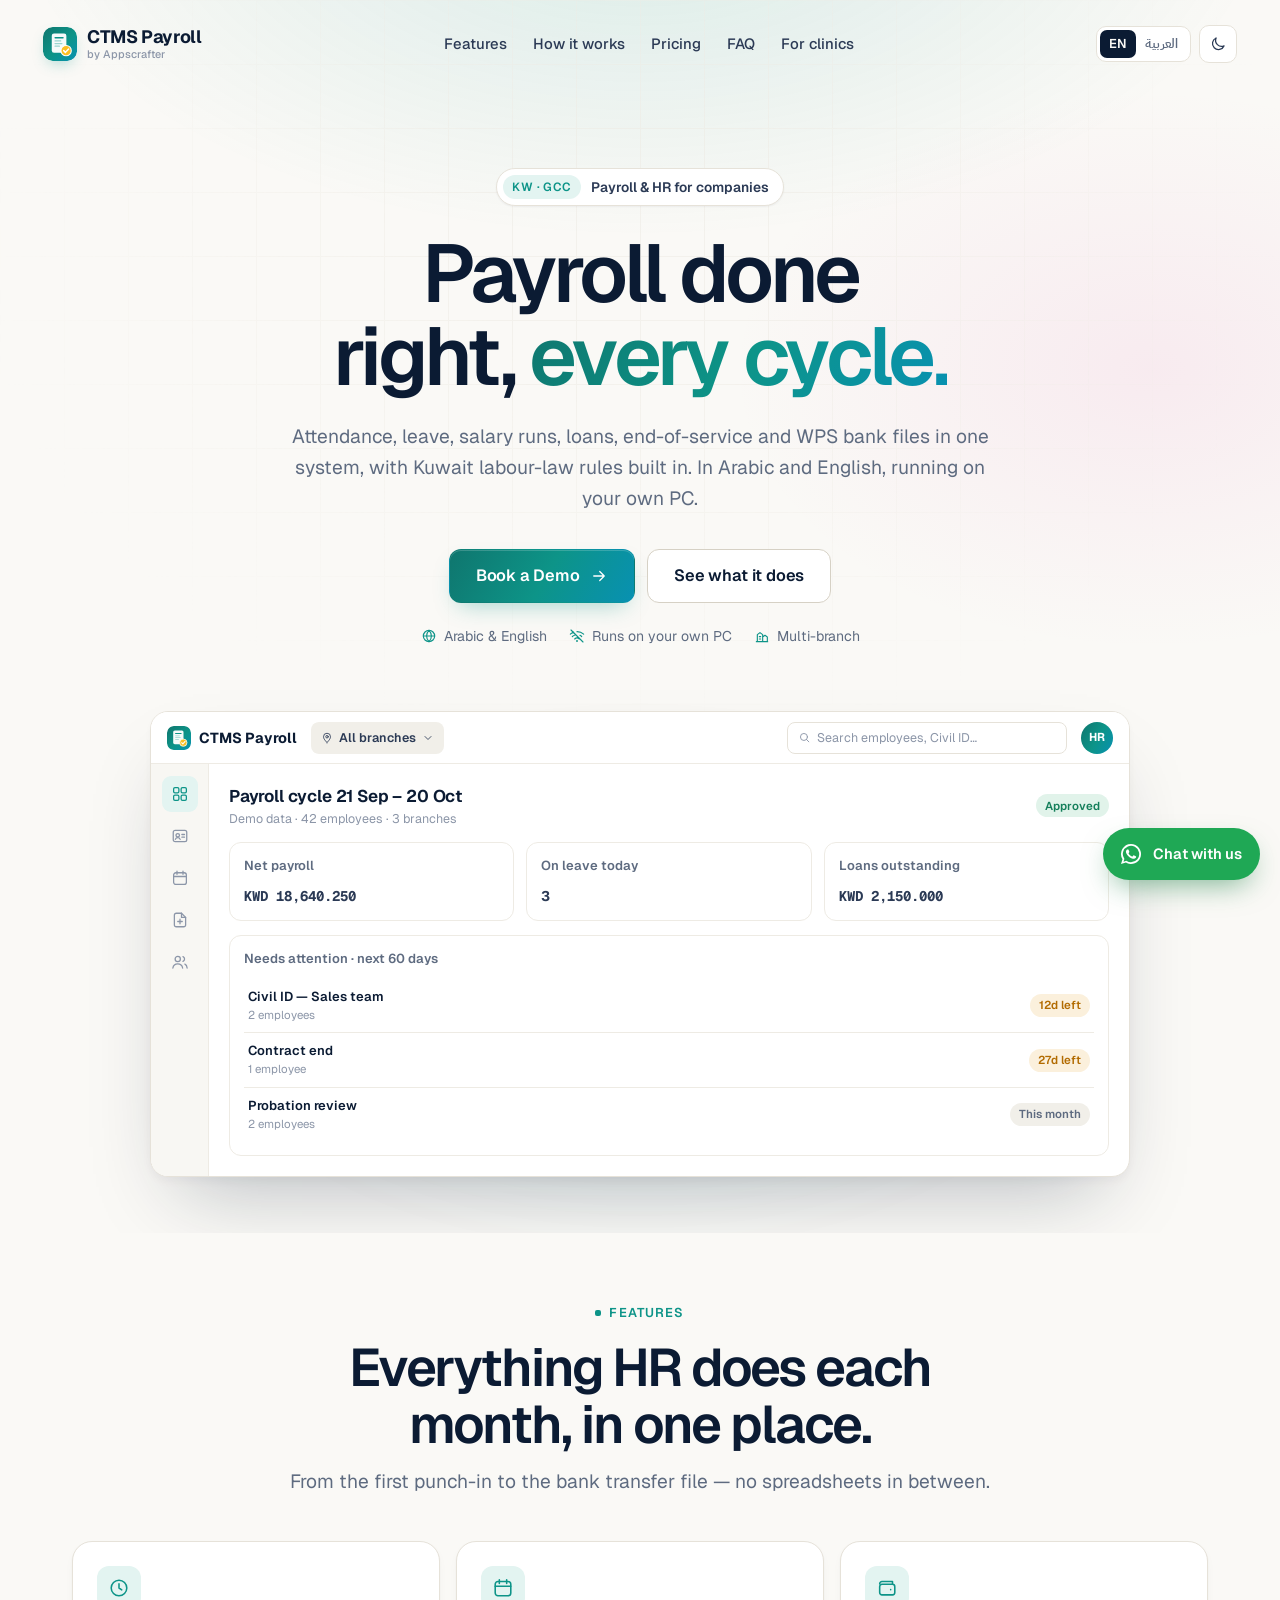
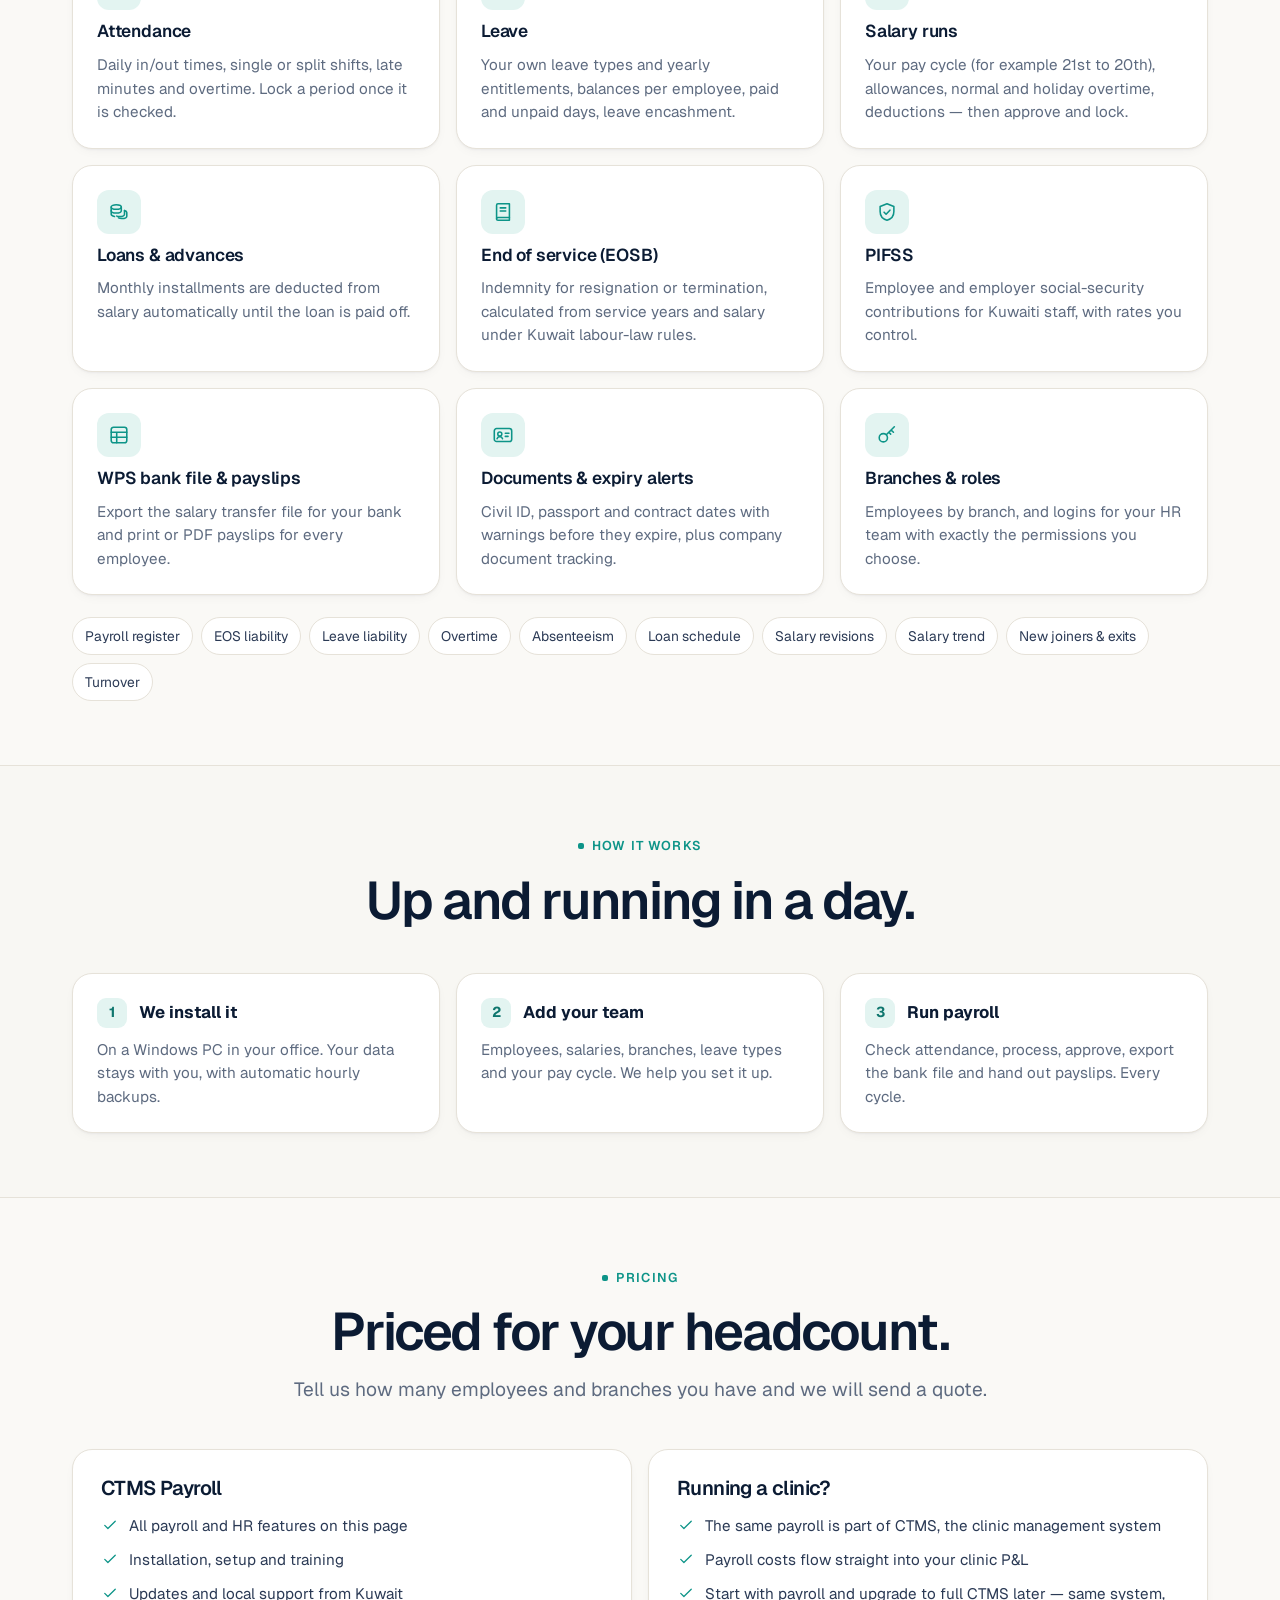
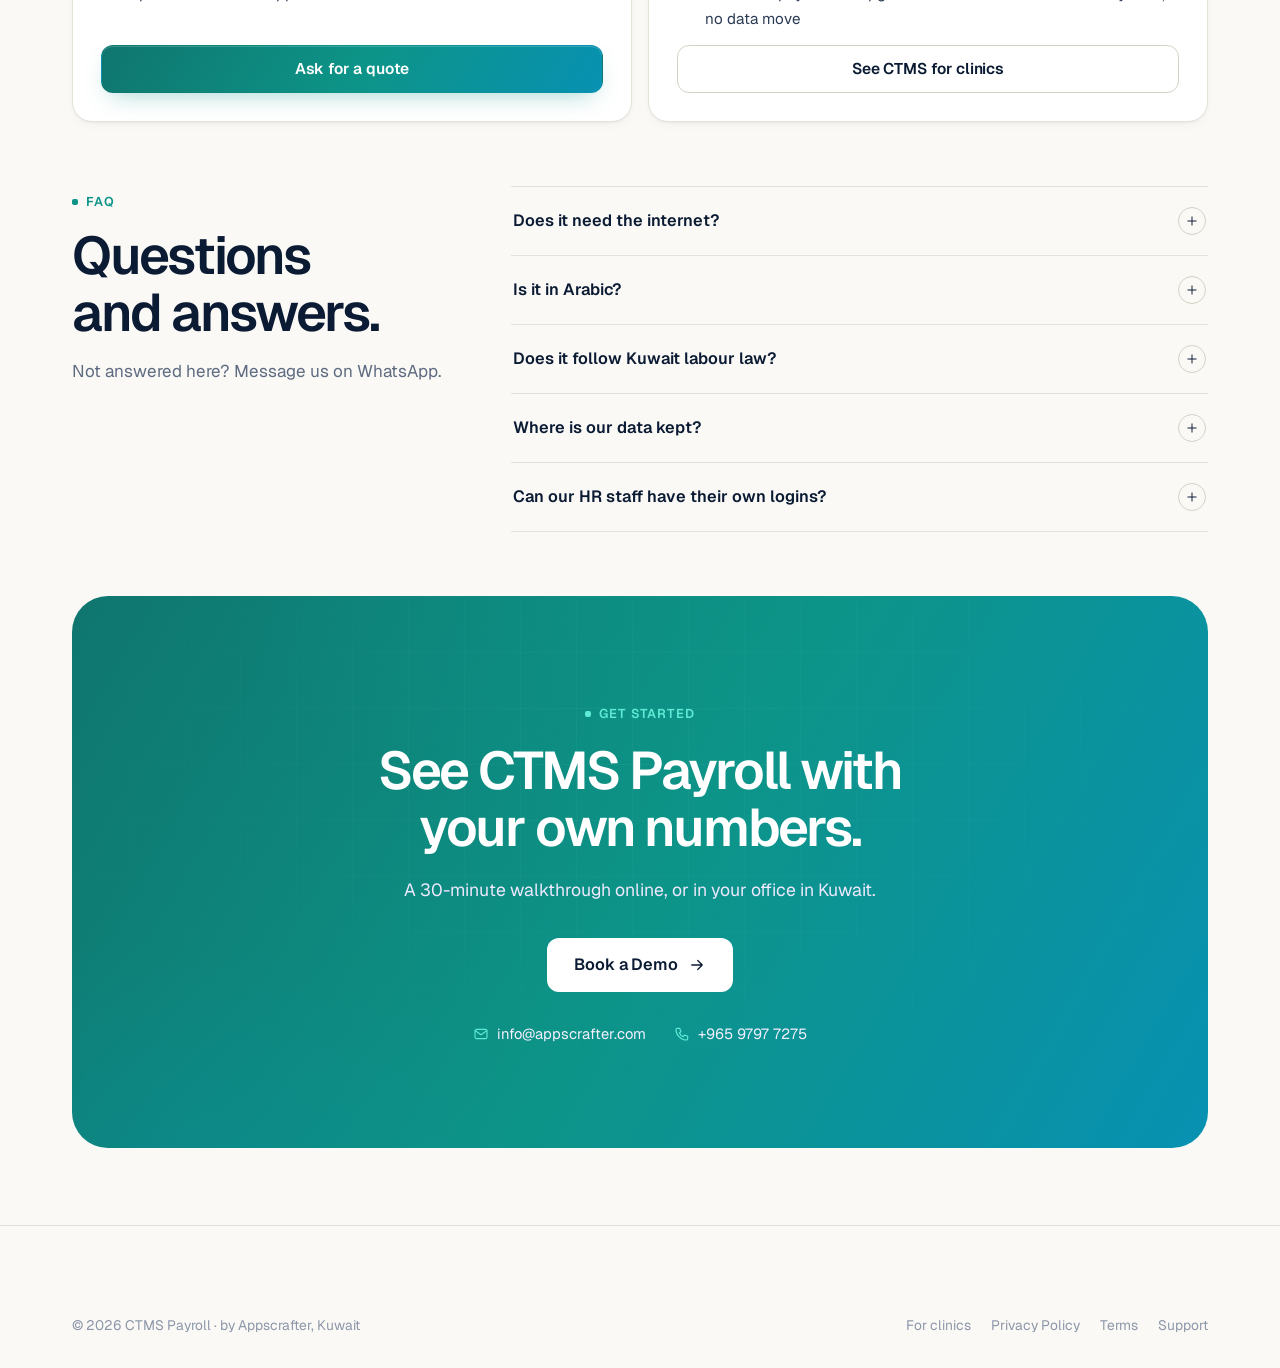
<file: payroll/index.html>
<!doctype html>
<html lang="en" dir="ltr" class="no-js payroll-page">
<head>
<meta charset="utf-8">
<meta name="viewport" content="width=device-width, initial-scale=1, viewport-fit=cover">
<title>Payroll Software in Kuwait | CTMS Payroll</title>
<meta name="description" content="CTMS Payroll is payroll and HR software built in Kuwait: attendance, leave, salary runs, loans, end-of-service (EOSB), PIFSS, WPS bank files and payslips, in Arabic and English. Runs on your own PC.">
<meta name="keywords" content="payroll software Kuwait, HR software Kuwait, WPS Kuwait, EOSB calculator, PIFSS, Kuwait labour law payroll, payslip software, CTMS Payroll, Appscrafter">
<meta name="author" content="Appscrafter">
<meta name="robots" content="index, follow">
<link rel="canonical" href="https://ctms.website/payroll/">
<meta name="theme-color" content="#0d9488" media="(prefers-color-scheme: light)">
<meta name="theme-color" content="#08111F" media="(prefers-color-scheme: dark)">
<link rel="icon" href="data:image/svg+xml,%3Csvg xmlns='http://www.w3.org/2000/svg' viewBox='0 0 512 512'%3E%3Cdefs%3E%3ClinearGradient id='g' x1='0' y1='0' x2='1' y2='1'%3E%3Cstop offset='0' stop-color='%230f766e'/%3E%3Cstop offset='.55' stop-color='%230d9488'/%3E%3Cstop offset='1' stop-color='%230891b2'/%3E%3C/linearGradient%3E%3C/defs%3E%3Crect width='512' height='512' rx='148' fill='url(%23g)'/%3E%3Crect x='132' y='96' width='220' height='292' rx='34' fill='%23fff'/%3E%3Crect x='172' y='150' width='140' height='22' rx='11' fill='%230d9488'/%3E%3Ccircle cx='348' cy='356' r='78' fill='%23fbbf24' stroke='%23fff' stroke-width='16'/%3E%3C/svg%3E">
<meta property="og:type" content="website">
<meta property="og:url" content="https://ctms.website/payroll/">
<meta property="og:site_name" content="CTMS by Appscrafter">
<meta property="og:title" content="CTMS Payroll — Payroll &amp; HR built for Kuwait">
<meta property="og:description" content="Attendance, leave, salary runs, loans, EOSB, PIFSS, WPS bank files and payslips in one system. Arabic and English.">
<meta property="og:image" content="https://ctms.website/og-image.png">
<link rel="preconnect" href="https://fonts.googleapis.com">
<link rel="preconnect" href="https://fonts.gstatic.com" crossorigin>
<link rel="stylesheet" href="https://fonts.googleapis.com/css2?family=Baloo+2:wght@800&family=Geist:wght@400;500;600;700&family=Geist+Mono:wght@400;500&family=IBM+Plex+Sans+Arabic:wght@400;500;600;700&display=swap">
<link rel="stylesheet" href="../assets/ctms.css?v=202610270648">
<link rel="stylesheet" href="../assets/site.css?v=202610270648">
<script>document.documentElement.classList.remove('no-js');try{var t=localStorage.getItem('ctms-theme');if(t)document.documentElement.setAttribute('data-theme',t);}catch(e){}</script>
<style>
/* CTMS Payroll uses its own teal in place of the CTMS purple (same tokens, so every component follows). */
html.payroll-page{--brand:#0d9488;--brand-2:#0891b2;--brand-3:#0f766e;--brand-soft:#e3f4f1;--brand-ink:#0f766e;--grad:linear-gradient(120deg,#0f766e 0%,#0d9488 52%,#0891b2 100%);--ring:rgba(13,148,136,.42);--c1:#0d9488}
@media (prefers-color-scheme:dark){html.payroll-page:not([data-theme="light"]){--brand:#2dd4bf;--brand-2:#22d3ee;--brand-soft:#123c3a;--brand-ink:#99f6e4;--ring:rgba(45,212,191,.45);--c1:#2dd4bf}}
html.payroll-page[data-theme="dark"]{--brand:#2dd4bf;--brand-2:#22d3ee;--brand-soft:#123c3a;--brand-ink:#99f6e4;--ring:rgba(45,212,191,.45);--c1:#2dd4bf}
.payroll-page .final::before{background:radial-gradient(600px 320px at 50% 0%,rgba(13,148,136,.32),transparent 70%),radial-gradient(500px 300px at 10% 100%,rgba(8,145,178,.2),transparent 70%)}
.payroll-page .final .contact svg{color:#5eead4}
.pp-hero{padding-top:clamp(120px,14vw,168px);padding-bottom:clamp(32px,5vw,56px)}
.pp-grid{display:grid;grid-template-columns:repeat(3,minmax(0,1fr));gap:16px}
@media (max-width:900px){.pp-grid{grid-template-columns:repeat(2,minmax(0,1fr))}}
@media (max-width:560px){.pp-grid{grid-template-columns:1fr}}
.pp-card{padding:24px;display:flex;flex-direction:column;gap:12px}
.pp-card h3{margin:0;font-size:1.08rem;font-weight:600;color:var(--ink);letter-spacing:-.01em}
.pp-card p{margin:0;color:var(--muted);font-size:.95rem;line-height:1.55}
.pp-steps{display:grid;grid-template-columns:repeat(auto-fit,minmax(240px,1fr));gap:16px;counter-reset:s}
.pp-step{padding:24px}
.pp-step b{display:flex;align-items:center;gap:12px;font-size:1.05rem;color:var(--ink)}
.pp-step b::before{counter-increment:s;content:counter(s);width:30px;height:30px;border-radius:9px;display:grid;place-items:center;background:var(--brand-soft);color:var(--brand-ink);font-size:.9rem;flex:none}
.pp-step p{margin:10px 0 0;color:var(--muted);font-size:.95rem;line-height:1.55}
.pp-price{display:grid;grid-template-columns:repeat(auto-fit,minmax(280px,1fr));gap:16px}
.pp-price .card{padding:28px;display:flex;flex-direction:column;gap:14px}
.pp-price h3{margin:0;font-size:1.25rem;color:var(--ink)}
.pp-price ul{list-style:none;margin:0;padding:0;display:grid;gap:10px}
.pp-price li{display:flex;gap:10px;align-items:flex-start;color:var(--ink-2);font-size:.95rem}
.pp-price li svg{width:18px;height:18px;color:var(--brand);flex:none;margin-top:2px}
.pp-price .btn{margin-top:auto}
.pp-reports{display:flex;flex-wrap:wrap;gap:8px;margin-top:22px}
.pp-reports span{padding:7px 12px;border-radius:99px;border:1px solid var(--line);background:var(--surface);font-size:.86rem;color:var(--ink-2)}
.pp-mock{max-width:980px;margin:clamp(40px,6vw,64px) auto 0}
.brand svg.plogo{box-shadow:0 6px 16px -6px var(--ring)}
html[lang="ar"] body{font-family:var(--font-ar)}
@media (max-width:860px){.nav-links{display:none}}
</style>
</head>
<body>
<svg width="0" height="0" style="position:absolute" aria-hidden="true">
  <defs>
    <symbol id="i-check" viewBox="0 0 24 24"><path d="M5 12.5l4.2 4.2L19 7"/></symbol>
    <symbol id="i-arrow" viewBox="0 0 24 24"><path d="M5 12h14M13 6l6 6-6 6"/></symbol>
    <symbol id="i-cal" viewBox="0 0 24 24"><rect x="3.5" y="5" width="17" height="15.5" rx="3"/><path d="M3.5 10h17M8 3v4M16 3v4"/></symbol>
    <symbol id="i-users" viewBox="0 0 24 24"><circle cx="9" cy="8" r="3.5"/><path d="M2.5 20c.6-3.6 3.2-5.5 6.5-5.5s5.9 1.9 6.5 5.5M16 4.8a3.5 3.5 0 0 1 0 6.4M18.5 14.8c1.7.7 2.8 2.4 3 5.2"/></symbol>
    <symbol id="i-file" viewBox="0 0 24 24"><path d="M14 3H7a2.5 2.5 0 0 0-2.5 2.5v13A2.5 2.5 0 0 0 7 21h10a2.5 2.5 0 0 0 2.5-2.5V8.5L14 3z"/><path d="M14 3v5.5h5.5M12 11v6M9 14h6"/></symbol>
    <symbol id="i-receipt" viewBox="0 0 24 24"><path d="M6 3h12v18l-3-2-3 2-3-2-3 2V3z"/><path d="M9 8h6M9 12h6M9 16h3"/></symbol>
    <symbol id="i-pill" viewBox="0 0 24 24"><rect x="2.8" y="8.5" width="18.4" height="7" rx="3.5" transform="rotate(-45 12 12)"/><path d="M8.6 8.6l6.8 6.8"/></symbol>
    <symbol id="i-box" viewBox="0 0 24 24"><path d="M3.5 7.5L12 3l8.5 4.5v9L12 21l-8.5-4.5v-9z"/><path d="M3.5 7.5L12 12l8.5-4.5M12 12v9"/></symbol>
    <symbol id="i-wallet" viewBox="0 0 24 24"><path d="M4 7.5A2.5 2.5 0 0 1 6.5 5H18v3"/><rect x="4" y="8" width="16.5" height="11.5" rx="2.5"/><path d="M16 13.8h.01"/></symbol>
    <symbol id="i-payroll" viewBox="0 0 24 24"><rect x="3" y="4.5" width="18" height="15" rx="2.5"/><circle cx="9" cy="11" r="2.3"/><path d="M5.8 16.5c.5-1.6 1.7-2.4 3.2-2.4s2.7.8 3.2 2.4M14.5 10h3.5M14.5 13.5h3.5"/></symbol>
    <symbol id="i-chart" viewBox="0 0 24 24"><path d="M4 20V4M4 20h16"/><path d="M8 16v-4M12 16V8M16 16v-6"/></symbol>
    <symbol id="i-trend" viewBox="0 0 24 24"><path d="M3.5 16.5l5-5 4 4 8-8"/><path d="M15 7.5h5.5V13"/></symbol>
    <symbol id="i-branch" viewBox="0 0 24 24"><path d="M3.5 20.5h17M5 20.5V10l4-3 4 3v10.5M13 20.5v-7l3.5-2.5 3.5 2.5v7"/><path d="M8 13h2M8 16.5h2"/></symbol>
    <symbol id="i-shield" viewBox="0 0 24 24"><path d="M12 3l7.5 3v5.5c0 4.6-3.2 8.3-7.5 9.5-4.3-1.2-7.5-4.9-7.5-9.5V6L12 3z"/><path d="M8.8 12.2l2.2 2.2 4.2-4.4"/></symbol>
    <symbol id="i-lock" viewBox="0 0 24 24"><rect x="4.5" y="10.5" width="15" height="10" rx="2.5"/><path d="M8 10.5V7.5a4 4 0 0 1 8 0v3M12 14.5v2"/></symbol>
    <symbol id="i-key" viewBox="0 0 24 24"><circle cx="8" cy="15" r="4.5"/><path d="M11.2 11.8L20 3M16.5 6.5l2.5 2.5M14 9l2 2"/></symbol>
    <symbol id="i-globe" viewBox="0 0 24 24"><circle cx="12" cy="12" r="8.5"/><path d="M3.5 12h17M12 3.5c2.4 2.4 3.6 5.2 3.6 8.5s-1.2 6.1-3.6 8.5c-2.4-2.4-3.6-5.2-3.6-8.5S9.6 5.9 12 3.5z"/></symbol>
    <symbol id="i-wifioff" viewBox="0 0 24 24"><path d="M3 3l18 18M8.5 16.5a5 5 0 0 1 7 0M5 12.8a10 10 0 0 1 4.3-2.4M19 12.8a10 10 0 0 0-2.6-1.8M2 9.2A15 15 0 0 1 7 6.2M22 9.2a15 15 0 0 0-10-3.7"/><circle cx="12" cy="19.5" r=".6"/></symbol>
    <symbol id="i-server" viewBox="0 0 24 24"><rect x="3.5" y="4" width="17" height="7" rx="2"/><rect x="3.5" y="13" width="17" height="7" rx="2"/><path d="M7 7.5h.01M7 16.5h.01M11 7.5h6M11 16.5h6"/></symbol>
    <symbol id="i-cloud" viewBox="0 0 24 24"><path d="M7 18.5h10.5a4 4 0 0 0 .6-7.95A6 6 0 0 0 6.6 9.2 4.7 4.7 0 0 0 7 18.5z"/></symbol>
    <symbol id="i-layers" viewBox="0 0 24 24"><path d="M12 3.5L3 8l9 4.5L21 8l-9-4.5z"/><path d="M3 12.5l9 4.5 9-4.5M3 16.5l9 4.5 9-4.5"/></symbol>
    <symbol id="i-printer" viewBox="0 0 24 24"><path d="M7 8V3.5h10V8"/><rect x="3.5" y="8" width="17" height="8.5" rx="2"/><path d="M7 14h10v6.5H7z"/></symbol>
    <symbol id="i-pdf" viewBox="0 0 24 24"><path d="M14 3H7a2.5 2.5 0 0 0-2.5 2.5v13A2.5 2.5 0 0 0 7 21h10a2.5 2.5 0 0 0 2.5-2.5V8.5L14 3z"/><path d="M14 3v5.5h5.5M8.5 13.5h7M8.5 17h4.5"/></symbol>
    <symbol id="i-sheet" viewBox="0 0 24 24"><rect x="3.5" y="3.5" width="17" height="17" rx="2.5"/><path d="M3.5 9h17M3.5 14.5h17M9.5 9v11.5"/></symbol>
    <symbol id="i-card" viewBox="0 0 24 24"><rect x="2.5" y="5" width="19" height="14" rx="2.5"/><path d="M2.5 9.5h19M6 15h4"/></symbol>
    <symbol id="i-plug" viewBox="0 0 24 24"><path d="M9 3v4M15 3v4M6.5 7h11v3.5a5.5 5.5 0 0 1-11 0V7zM12 16v5"/></symbol>
    <symbol id="i-clock" viewBox="0 0 24 24"><circle cx="12" cy="12" r="8.5"/><path d="M12 7.5V12l3 2"/></symbol>
    <symbol id="i-steth" viewBox="0 0 24 24"><path d="M6 3.5v5a4 4 0 0 0 8 0v-5M5 3.5h2M13 3.5h2M10 12.5v2a5 5 0 0 0 10 0v-2"/><circle cx="20" cy="10.5" r="2"/></symbol>
    <symbol id="i-clip" viewBox="0 0 24 24"><rect x="5" y="4.5" width="14" height="16.5" rx="2.5"/><path d="M9 4.5V3h6v1.5M8.5 10h7M8.5 13.5h7M8.5 17h4"/></symbol>
    <symbol id="i-rx" viewBox="0 0 24 24"><path d="M6 20V4h5.5a4 4 0 0 1 0 8H6M10.5 12l7.5 8.5M18 13l-5 6"/></symbol>
    <symbol id="i-checkin" viewBox="0 0 24 24"><circle cx="10" cy="8" r="3.8"/><path d="M3.5 20c.7-3.8 3.3-5.6 6.5-5.6 1.4 0 2.6.3 3.7 1M15.5 18l2 2 4-4.5"/></symbol>
    <symbol id="i-coins" viewBox="0 0 24 24"><ellipse cx="9" cy="6.5" rx="5.5" ry="2.5"/><path d="M3.5 6.5v4c0 1.4 2.5 2.5 5.5 2.5s5.5-1.1 5.5-2.5v-4"/><path d="M9.5 16.5c.8.3 1.9.5 3 .5 3 0 5.5-1.1 5.5-2.5v-4M3.5 10.5v4c0 1.1 1.5 2 3.6 2.4"/><path d="M18 10.5c1.5.4 2.5 1.2 2.5 2v4c0 1.4-2.5 2.5-5.5 2.5-1.4 0-2.7-.2-3.6-.6"/></symbol>
    <symbol id="i-ledger" viewBox="0 0 24 24"><path d="M5 4.5A1.5 1.5 0 0 1 6.5 3H19v15H6.5A1.5 1.5 0 0 0 5 19.5v-15z"/><path d="M5 19.5A1.5 1.5 0 0 0 6.5 21H19v-3M9 7.5h6M9 11h6"/></symbol>
    <symbol id="i-history" viewBox="0 0 24 24"><path d="M3.5 12a8.5 8.5 0 1 0 2.5-6L3.5 8.5"/><path d="M3.5 3.5v5h5M12 8v4.5l3 1.8"/></symbol>
    <symbol id="i-refresh" viewBox="0 0 24 24"><path d="M20 11a8 8 0 0 0-14.3-4.3L4 8.5M4 13a8 8 0 0 0 14.3 4.3L20 15.5"/><path d="M4 3.5v5h5M20 20.5v-5h-5"/></symbol>
    <symbol id="i-eye" viewBox="0 0 24 24"><path d="M2.5 12S6 5.5 12 5.5 21.5 12 21.5 12 18 18.5 12 18.5 2.5 12 2.5 12z"/><circle cx="12" cy="12" r="3"/></symbol>
    <symbol id="i-pin" viewBox="0 0 24 24"><path d="M12 21s7-6.2 7-11.5A7 7 0 0 0 5 9.5C5 14.8 12 21 12 21z"/><circle cx="12" cy="9.5" r="2.5"/></symbol>
    <symbol id="i-id" viewBox="0 0 24 24"><rect x="2.5" y="5" width="19" height="14" rx="2.5"/><circle cx="8.5" cy="11" r="2.2"/><path d="M5.5 16c.5-1.5 1.6-2.2 3-2.2s2.5.7 3 2.2M14.5 10h4M14.5 13.5h3"/></symbol>
    <symbol id="i-db" viewBox="0 0 24 24"><ellipse cx="12" cy="5.5" rx="7.5" ry="2.8"/><path d="M4.5 5.5v13c0 1.5 3.4 2.8 7.5 2.8s7.5-1.3 7.5-2.8v-13M4.5 12c0 1.5 3.4 2.8 7.5 2.8s7.5-1.3 7.5-2.8"/></symbol>
    <symbol id="i-activity" viewBox="0 0 24 24"><path d="M3 12h4l2.5-6 5 12 2.5-6h4"/></symbol>
    <symbol id="i-search" viewBox="0 0 24 24"><circle cx="11" cy="11" r="6.5"/><path d="M20 20l-4.3-4.3"/></symbol>
    <symbol id="i-down" viewBox="0 0 24 24"><path d="M6 9l6 6 6-6"/></symbol>
    <symbol id="i-x" viewBox="0 0 24 24"><path d="M6 6l12 12M18 6L6 18"/></symbol>
    <symbol id="i-plus" viewBox="0 0 24 24"><path d="M12 5v14M5 12h14"/></symbol>
    <symbol id="i-menu" viewBox="0 0 24 24"><path d="M4 7h16M4 12h16M4 17h16"/></symbol>
    <symbol id="i-sun" viewBox="0 0 24 24"><circle cx="12" cy="12" r="4"/><path d="M12 2.5v2M12 19.5v2M4.6 4.6L6 6M18 18l1.4 1.4M2.5 12h2M19.5 12h2M4.6 19.4L6 18M18 6l1.4-1.4"/></symbol>
    <symbol id="i-moon" viewBox="0 0 24 24"><path d="M20 14.5A8 8 0 0 1 9.5 4a8 8 0 1 0 10.5 10.5z"/></symbol>
    <symbol id="i-play" viewBox="0 0 24 24"><path d="M8 5.5v13l10-6.5-10-6.5z"/></symbol>
    <symbol id="i-pause" viewBox="0 0 24 24"><path d="M8 5v14M16 5v14"/></symbol>
    <symbol id="i-bell" viewBox="0 0 24 24"><path d="M6 16.5V11a6 6 0 0 1 12 0v5.5l1.5 2h-15l1.5-2zM10 20.5a2 2 0 0 0 4 0"/></symbol>
    <symbol id="i-grid" viewBox="0 0 24 24"><rect x="3.5" y="3.5" width="7" height="7" rx="1.8"/><rect x="13.5" y="3.5" width="7" height="7" rx="1.8"/><rect x="3.5" y="13.5" width="7" height="7" rx="1.8"/><rect x="13.5" y="13.5" width="7" height="7" rx="1.8"/></symbol>
    <symbol id="i-mail" viewBox="0 0 24 24"><rect x="3" y="5" width="18" height="14" rx="2.5"/><path d="M3.5 7l8.5 6 8.5-6"/></symbol>
    <symbol id="i-phone" viewBox="0 0 24 24"><path d="M5 3.5h3.5l2 5-2.5 1.5a11 11 0 0 0 6 6l1.5-2.5 5 2V19a2 2 0 0 1-2 2C10.5 21 3 13.5 3 5.5a2 2 0 0 1 2-2z"/></symbol>
    <symbol id="i-quote" viewBox="0 0 24 24"><path d="M9.5 7.5C6.5 8.3 5 10.4 5 13.5V17h5v-5H7.5c0-1.6.8-2.6 2.5-3.2M19 7.5c-3 .8-4.5 2.9-4.5 6V17h5v-5H17c0-1.6.8-2.6 2.5-3.2"/></symbol>
    <symbol id="i-spark" viewBox="0 0 24 24"><path d="M12 3.5l1.8 5 5 1.8-5 1.8-1.8 5-1.8-5-5-1.8 5-1.8 1.8-5zM18.5 15.5l.8 2 2 .8-2 .8-.8 2-.8-2-2-.8 2-.8.8-2z"/></symbol>
    <symbol id="i-flag" viewBox="0 0 24 24"><path d="M5 21V4M5 4.5h11l-2 4 2 4H5"/></symbol>
    <symbol id="i-upload" viewBox="0 0 24 24"><path d="M12 15V4M7.5 8.5L12 4l4.5 4.5M4.5 15v3a2.5 2.5 0 0 0 2.5 2.5h10a2.5 2.5 0 0 0 2.5-2.5v-3"/></symbol>
    <symbol id="i-wa" viewBox="0 0 24 24"><path d="M12 2a10 10 0 0 0-8.5 15.2L2 22l4.9-1.4A10 10 0 1 0 12 2zm0 18.2c-1.5 0-3-.4-4.3-1.2l-.3-.18-2.85.83.86-2.78-.2-.3A8.2 8.2 0 1 1 12 20.2zm4.6-6.1c-.25-.13-1.48-.73-1.7-.81-.23-.09-.4-.13-.56.13-.17.25-.64.8-.79.97-.14.17-.29.19-.54.06-.25-.13-1.06-.39-2.02-1.24-.75-.67-1.25-1.49-1.4-1.74-.14-.25-.01-.39.11-.51.11-.11.25-.29.37-.44.13-.15.17-.25.25-.42.08-.17.04-.31-.02-.44-.06-.13-.56-1.35-.77-1.85-.2-.48-.41-.42-.56-.43h-.48c-.17 0-.44.06-.67.31-.23.25-.88.86-.88 2.1 0 1.24.9 2.43 1.03 2.6.13.17 1.77 2.7 4.3 3.79.6.26 1.07.41 1.43.53.6.19 1.15.16 1.58.1.48-.07 1.48-.6 1.69-1.19.21-.58.21-1.08.14-1.19-.06-.1-.23-.16-.48-.29z"/></symbol>
    <symbol id="logo" viewBox="0 0 512 512"><defs><linearGradient id="lg-brand" x1="0" y1="0" x2="1" y2="1"><stop offset="0%" stop-color="#5b6de1"/><stop offset="55%" stop-color="#7c4be8"/><stop offset="100%" stop-color="#b33adf"/></linearGradient></defs><rect width="512" height="512" rx="96" fill="url(#lg-brand)"/><rect x="206" y="70" width="100" height="372" rx="50" fill="#f4f5fb" opacity=".95"/><rect x="68" y="206" width="376" height="100" rx="50" fill="#f4f5fb" opacity=".95"/><path d="M256 310C256 310 192 266 192 222C192 194 214 178 237 191C244 195 250 204 256 214C262 204 268 195 275 191C298 178 320 194 320 222C320 266 256 310 256 310Z" fill="#e46bb4"/></symbol>
    <symbol id="plogo" viewBox="0 0 512 512"><defs><linearGradient id="plg" x1="0" y1="0" x2="512" y2="512" gradientUnits="userSpaceOnUse"><stop offset="0" stop-color="#0f766e"/><stop offset=".55" stop-color="#0d9488"/><stop offset="1" stop-color="#0891b2"/></linearGradient></defs><rect width="512" height="512" rx="148" fill="url(#plg)"/><rect x="132" y="96" width="220" height="292" rx="34" fill="#fff" opacity=".96"/><rect x="172" y="150" width="140" height="22" rx="11" fill="#0d9488"/><rect x="172" y="200" width="104" height="18" rx="9" fill="#99d5cf"/><rect x="172" y="240" width="122" height="18" rx="9" fill="#99d5cf"/><rect x="172" y="280" width="84" height="18" rx="9" fill="#99d5cf"/><circle cx="348" cy="356" r="78" fill="#fbbf24" stroke="#fff" stroke-width="16"/><path d="M312 356l26 26 48-52" fill="none" stroke="#fff" stroke-width="22" stroke-linecap="round" stroke-linejoin="round"/></symbol>
  </defs>
</svg>

<header class="nav" id="nav">
  <div class="nav-bar">
    <a class="brand" href="#top" aria-label="CTMS Payroll home">
      <svg class="plogo" aria-hidden="true"><use href="#plogo"/></svg>
      <span class="bt">CTMS Payroll<small data-p="brand_sub">by Appscrafter</small></span>
    </a>
    <nav class="nav-links" aria-label="Primary">
      <a href="#features" data-p="nav_feat">Features</a>
      <a href="#how" data-p="nav_how">How it works</a>
      <a href="#pricing" data-p="nav_price">Pricing</a>
      <a href="#faq" data-p="nav_faq">FAQ</a>
      <a href="../" data-p="nav_clinic">For clinics</a>
    </nav>
    <div class="nav-right">
      <div class="lang" role="group" aria-label="Language">
        <button type="button" data-lang="en" aria-pressed="true">EN</button>
        <button type="button" data-lang="ar" class="ar" aria-pressed="false">العربية</button>
      </div>
      <button class="iconbtn theme-toggle" type="button" data-theme-toggle aria-label="Toggle dark mode">
        <svg class="ico theme-moon"><use href="#i-moon"/></svg><svg class="ico theme-sun"><use href="#i-sun"/></svg>
      </button>
    </div>
  </div>
</header>

<main id="main">
<section class="hero pp-hero" id="top">
  <div class="wrap">
    <div class="hero-copy">
      <span class="hero-tag"><span class="flag">KW · GCC</span><span data-p="hero_tag">Payroll &amp; HR for companies</span></span>
      <h1 class="t-display"><span data-p="h1a">Payroll done right,</span> <span class="soft" data-p="h1b">every cycle.</span></h1>
      <p class="t-lead" data-p="lead">Attendance, leave, salary runs, loans, end-of-service and WPS bank files in one system, with Kuwait labour-law rules built in. In Arabic and English, running on your own PC.</p>
      <div class="hero-ctas">
        <a class="btn btn-primary btn-lg" href="https://wa.me/96597977275?text=Hi%2C%20I'd%20like%20a%20demo%20of%20CTMS%20Payroll." target="_blank" rel="noopener"><span data-p="cta_demo">Book a Demo</span><svg class="ico arr"><use href="#i-arrow"/></svg></a>
        <a class="btn btn-secondary btn-lg" href="#features" data-p="cta_see">See what it does</a>
      </div>
      <div class="hero-meta">
        <span><svg class="ico"><use href="#i-globe"/></svg><span data-p="m1">Arabic &amp; English</span></span>
        <span><svg class="ico"><use href="#i-wifioff"/></svg><span data-p="m2">Runs on your own PC</span></span>
        <span><svg class="ico"><use href="#i-branch"/></svg><span data-p="m3">Multi-branch</span></span>
      </div>
    </div>

    <div class="stage pp-mock">
      <div class="stage-glow" aria-hidden="true"></div>
      <div class="ui hero-ui" role="img" aria-label="CTMS Payroll dashboard with demo data: active employees, latest net payroll, people on leave and expiring documents">
        <div class="ui-top">
          <span class="ui-logo"><svg><use href="#plogo"/></svg>CTMS Payroll</span>
          <span class="ui-branch"><svg class="ico"><use href="#i-pin"/></svg><span data-p="d_branch">All branches</span><svg class="ico"><use href="#i-down"/></svg></span>
          <span class="ui-search"><svg class="ico"><use href="#i-search"/></svg><span data-p="d_search">Search employees, Civil ID…</span></span>
          <span class="ui-av">HR</span>
        </div>
        <div class="ui-body">
          <div class="ui-side" aria-hidden="true">
            <i class="on"><svg class="ico"><use href="#i-grid"/></svg></i><i><svg class="ico"><use href="#i-payroll"/></svg></i><i><svg class="ico"><use href="#i-cal"/></svg></i><i><svg class="ico"><use href="#i-file"/></svg></i><i><svg class="ico"><use href="#i-users"/></svg></i>
          </div>
          <div class="ui-main">
            <div class="ui-h"><div><b data-p="d_h">Payroll cycle 21 Sep – 20 Oct</b><small data-p="d_hs">Demo data · 42 employees · 3 branches</small></div><span class="pill ok" data-p="d_pill">Approved</span></div>
            <div class="ui-row r3">
              <div class="ui-card"><h5 data-p="d_k1">Net payroll</h5><b class="receipt-num">KWD 18,640.250</b></div>
              <div class="ui-card"><h5 data-p="d_k2">On leave today</h5><b>3</b></div>
              <div class="ui-card"><h5 data-p="d_k3">Loans outstanding</h5><b class="receipt-num">KWD 2,150.000</b></div>
            </div>
            <div class="ui-card"><h5 data-p="d_att">Needs attention · next 60 days</h5>
              <div class="ui-li"><span class="tx"><b data-p="d_a1n">Civil ID — Sales team</b><small data-p="d_a1">2 employees</small></span><span class="pill warn" data-p="d_a1d">12d left</span></div>
              <div class="ui-li"><span class="tx"><b data-p="d_a2n">Contract end</b><small data-p="d_a2">1 employee</small></span><span class="pill warn" data-p="d_a2d">27d left</span></div>
              <div class="ui-li"><span class="tx"><b data-p="d_a3n">Probation review</b><small data-p="d_a3">2 employees</small></span><span class="pill" data-p="d_a3d">This month</span></div>
            </div>
          </div>
        </div>
      </div>
    </div>
  </div>
</section>

<section class="section" id="features">
  <div class="wrap">
    <div class="sec-head center">
      <span class="eyebrow" data-p="f_eb">Features</span>
      <h2 class="t-h2" data-p="f_h2">Everything HR does each month, in one place.</h2>
      <p class="t-lead" data-p="f_p">From the first punch-in to the bank transfer file — no spreadsheets in between.</p>
    </div>
    <div class="pp-grid">
      <div class="card pp-card"><span class="icon-tile"><svg class="ico"><use href="#i-clock"/></svg></span><h3 data-p="f1">Attendance</h3><p data-p="f1p">Daily in/out times, single or split shifts, late minutes and overtime. Lock a period once it is checked.</p></div>
      <div class="card pp-card"><span class="icon-tile"><svg class="ico"><use href="#i-cal"/></svg></span><h3 data-p="f2">Leave</h3><p data-p="f2p">Your own leave types and yearly entitlements, balances per employee, paid and unpaid days, leave encashment.</p></div>
      <div class="card pp-card"><span class="icon-tile"><svg class="ico"><use href="#i-wallet"/></svg></span><h3 data-p="f3">Salary runs</h3><p data-p="f3p">Your pay cycle (for example 21st to 20th), allowances, normal and holiday overtime, deductions — then approve and lock.</p></div>
      <div class="card pp-card"><span class="icon-tile"><svg class="ico"><use href="#i-coins"/></svg></span><h3 data-p="f4">Loans &amp; advances</h3><p data-p="f4p">Monthly installments are deducted from salary automatically until the loan is paid off.</p></div>
      <div class="card pp-card"><span class="icon-tile"><svg class="ico"><use href="#i-ledger"/></svg></span><h3 data-p="f5">End of service (EOSB)</h3><p data-p="f5p">Indemnity for resignation or termination, calculated from service years and salary under Kuwait labour-law rules.</p></div>
      <div class="card pp-card"><span class="icon-tile"><svg class="ico"><use href="#i-shield"/></svg></span><h3 data-p="f6">PIFSS</h3><p data-p="f6p">Employee and employer social-security contributions for Kuwaiti staff, with rates you control.</p></div>
      <div class="card pp-card"><span class="icon-tile"><svg class="ico"><use href="#i-sheet"/></svg></span><h3 data-p="f7">WPS bank file &amp; payslips</h3><p data-p="f7p">Export the salary transfer file for your bank and print or PDF payslips for every employee.</p></div>
      <div class="card pp-card"><span class="icon-tile"><svg class="ico"><use href="#i-id"/></svg></span><h3 data-p="f8">Documents &amp; expiry alerts</h3><p data-p="f8p">Civil ID, passport and contract dates with warnings before they expire, plus company document tracking.</p></div>
      <div class="card pp-card"><span class="icon-tile"><svg class="ico"><use href="#i-key"/></svg></span><h3 data-p="f9">Branches &amp; roles</h3><p data-p="f9p">Employees by branch, and logins for your HR team with exactly the permissions you choose.</p></div>
    </div>
    <div class="pp-reports" aria-label="Reports included">
      <span data-p="r1">Payroll register</span><span data-p="r2">EOS liability</span><span data-p="r3">Leave liability</span><span data-p="r4">Overtime</span><span data-p="r5">Absenteeism</span><span data-p="r6">Loan schedule</span><span data-p="r7">Salary revisions</span><span data-p="r8">Salary trend</span><span data-p="r9">New joiners &amp; exits</span><span data-p="r10">Turnover</span>
    </div>
  </div>
</section>

<section class="section" id="how" style="background:var(--surface-2);border-block:1px solid var(--line)">
  <div class="wrap">
    <div class="sec-head center">
      <span class="eyebrow" data-p="h_eb">How it works</span>
      <h2 class="t-h2" data-p="h_h2">Up and running in a day.</h2>
    </div>
    <div class="pp-steps">
      <div class="card pp-step"><b data-p="s1">We install it</b><p data-p="s1p">On a Windows PC in your office. Your data stays with you, with automatic hourly backups.</p></div>
      <div class="card pp-step"><b data-p="s2">Add your team</b><p data-p="s2p">Employees, salaries, branches, leave types and your pay cycle. We help you set it up.</p></div>
      <div class="card pp-step"><b data-p="s3">Run payroll</b><p data-p="s3p">Check attendance, process, approve, export the bank file and hand out payslips. Every cycle.</p></div>
    </div>
  </div>
</section>

<section class="section" id="pricing">
  <div class="wrap">
    <div class="sec-head center">
      <span class="eyebrow" data-p="p_eb">Pricing</span>
      <h2 class="t-h2" data-p="p_h2">Priced for your headcount.</h2>
      <p class="t-lead" data-p="p_p">Tell us how many employees and branches you have and we will send a quote.</p>
    </div>
    <div class="pp-price">
      <div class="card">
        <h3>CTMS Payroll</h3>
        <ul>
          <li><svg class="ico"><use href="#i-check"/></svg><span data-p="pa1">All payroll and HR features on this page</span></li>
          <li><svg class="ico"><use href="#i-check"/></svg><span data-p="pa2">Installation, setup and training</span></li>
          <li><svg class="ico"><use href="#i-check"/></svg><span data-p="pa3">Updates and local support from Kuwait</span></li>
        </ul>
        <a class="btn btn-primary btn-block" href="https://wa.me/96597977275?text=Hi%2C%20I'd%20like%20a%20quote%20for%20CTMS%20Payroll." target="_blank" rel="noopener" data-p="pa_btn">Ask for a quote</a>
      </div>
      <div class="card">
        <h3 data-p="pb_h">Running a clinic?</h3>
        <ul>
          <li><svg class="ico"><use href="#i-check"/></svg><span data-p="pb1">The same payroll is part of CTMS, the clinic management system</span></li>
          <li><svg class="ico"><use href="#i-check"/></svg><span data-p="pb2">Payroll costs flow straight into your clinic P&amp;L</span></li>
          <li><svg class="ico"><use href="#i-check"/></svg><span data-p="pb3">Start with payroll and upgrade to full CTMS later — same system, no data move</span></li>
        </ul>
        <a class="btn btn-secondary btn-block" href="../#pricing" data-p="pb_btn">See CTMS for clinics</a>
      </div>
    </div>
  </div>
</section>

<section class="section" id="faq" style="padding-top:0">
  <div class="wrap faq-grid">
    <div class="faq-side">
      <span class="eyebrow" data-p="q_eb">FAQ</span>
      <h2 class="t-h2" style="margin-top:14px" data-p="q_h2">Questions and answers.</h2>
      <p data-p="q_p">Not answered here? Message us on WhatsApp.</p>
    </div>
    <div class="acc">
      <details class="acc-item"><summary><span data-p="q1">Does it need the internet?</span><span class="pm"><svg class="ico"><use href="#i-plus"/></svg></span></summary><div class="acc-body" data-p="a1">No. CTMS Payroll runs on a PC in your office and your team uses it in the browser on your network. The internet is only needed for updates.</div></details>
      <details class="acc-item"><summary><span data-p="q2">Is it in Arabic?</span><span class="pm"><svg class="ico"><use href="#i-plus"/></svg></span></summary><div class="acc-body" data-p="a2">Yes. Each user can switch between Arabic and English.</div></details>
      <details class="acc-item"><summary><span data-p="q3">Does it follow Kuwait labour law?</span><span class="pm"><svg class="ico"><use href="#i-plus"/></svg></span></summary><div class="acc-body" data-p="a3">End-of-service, PIFSS and WPS are built in, and the factors and rates are settings you can review with your accountant.</div></details>
      <details class="acc-item"><summary><span data-p="q4">Where is our data kept?</span><span class="pm"><svg class="ico"><use href="#i-plus"/></svg></span></summary><div class="acc-body" data-p="a4">On your own PC, with an automatic backup every hour. Nothing is stored on our servers.</div></details>
      <details class="acc-item"><summary><span data-p="q5">Can our HR staff have their own logins?</span><span class="pm"><svg class="ico"><use href="#i-plus"/></svg></span></summary><div class="acc-body" data-p="a5">Yes. It comes with an HR Officer role, and you can create your own roles and choose exactly what each one can see and do.</div></details>
    </div>
  </div>
</section>

<section class="wrap" id="contact">
  <div class="final">
    <span class="eyebrow" style="color:#5eead4" data-p="c_eb">Get started</span>
    <h2 class="t-h2" style="margin-top:16px" data-p="c_h2">See CTMS Payroll with your own numbers.</h2>
    <p data-p="c_p">A 30-minute walkthrough online, or in your office in Kuwait.</p>
    <div class="ctas">
      <a class="btn btn-light btn-lg" href="https://wa.me/96597977275?text=Hi%2C%20I'd%20like%20a%20demo%20of%20CTMS%20Payroll." target="_blank" rel="noopener"><span data-p="cta_demo">Book a Demo</span><svg class="ico arr"><use href="#i-arrow"/></svg></a>
    </div>
    <div class="contact">
      <a href="mailto:info@appscrafter.com?subject=CTMS%20Payroll"><svg class="ico"><use href="#i-mail"/></svg>info@appscrafter.com</a>
      <a href="tel:+96597977275" dir="ltr"><svg class="ico"><use href="#i-phone"/></svg>+965 9797 7275</a>
    </div>
  </div>
</section>
</main>

<footer class="footer">
  <div class="wrap">
    <div class="foot-bottom" style="margin-top:0;border-top:0;padding-top:0">
      <span>© <span id="yr">2026</span> CTMS Payroll · <span data-p="ft_by">by Appscrafter, Kuwait</span></span>
      <nav aria-label="Legal"><a href="../" data-p="nav_clinic">For clinics</a><a href="../privacy.html" data-p="ft_priv">Privacy Policy</a><a href="../terms.html" data-p="ft_terms">Terms</a><a href="https://wa.me/96597977275" target="_blank" rel="noopener" data-p="ft_support">Support</a></nav>
    </div>
  </div>
</footer>

<a class="wa" href="https://wa.me/96597977275?text=Hi%2C%20I'd%20like%20to%20know%20more%20about%20CTMS%20Payroll." target="_blank" rel="noopener" aria-label="Chat on WhatsApp"><svg viewBox="0 0 24 24" aria-hidden="true"><use href="#i-wa"/></svg><span data-p="wa">Chat with us</span></a>

<script>
(function(){
var AR={brand_sub:'من Appscrafter',nav_feat:'المزايا',nav_how:'طريقة العمل',nav_price:'الأسعار',nav_faq:'الأسئلة',nav_clinic:'للعيادات',
hero_tag:'الرواتب والموارد البشرية للشركات',h1a:'رواتب صحيحة،',h1b:'في كل دورة.',
lead:'الحضور والإجازات ومسيرات الرواتب والقروض ومكافأة نهاية الخدمة وملفات WPS البنكية في نظام واحد، مع قواعد قانون العمل الكويتي. بالعربية والإنجليزية، ويعمل على جهازك.',
cta_demo:'احجز عرضاً',cta_see:'شاهد المزايا',m1:'العربية والإنجليزية',m2:'يعمل على جهازك',m3:'تعدد الفروع',
d_branch:'كل الفروع',d_search:'ابحث عن موظف، الرقم المدني…',d_h:'دورة الرواتب ٢١ سبتمبر – ٢٠ أكتوبر',d_hs:'بيانات تجريبية · ٤٢ موظفاً · ٣ فروع',d_pill:'معتمد',
d_k1:'صافي الرواتب',d_k2:'في إجازة اليوم',d_k3:'القروض القائمة',d_att:'تحتاج متابعة · خلال ٦٠ يوماً',d_a1n:'البطاقة المدنية — فريق المبيعات',d_a1:'موظفان',d_a1d:'باقي ١٢ يوماً',d_a2n:'انتهاء عقد',d_a2:'موظف واحد',d_a2d:'باقي ٢٧ يوماً',d_a3n:'مراجعة فترة التجربة',d_a3:'موظفان',d_a3d:'هذا الشهر',
f_eb:'المزايا',f_h2:'كل ما تقوم به الموارد البشرية شهرياً، في مكان واحد.',f_p:'من أول بصمة حضور حتى ملف التحويل البنكي — بلا جداول بيانات.',
f1:'الحضور',f1p:'أوقات الدخول والخروج اليومية، دوام واحد أو مقسّم، دقائق التأخير والعمل الإضافي. أقفل الفترة بعد مراجعتها.',
f2:'الإجازات',f2p:'أنواع إجازات واستحقاقات سنوية خاصة بك، أرصدة لكل موظف، أيام مدفوعة وغير مدفوعة، وصرف رصيد الإجازات.',
f3:'مسيرات الرواتب',f3p:'دورة الرواتب التي تختارها (مثلاً من ٢١ إلى ٢٠)، البدلات، العمل الإضافي العادي وفي العطل، الخصومات — ثم الاعتماد والإقفال.',
f4:'القروض والسلف',f4p:'تُخصم الأقساط الشهرية من الراتب تلقائياً حتى سداد القرض.',
f5:'مكافأة نهاية الخدمة',f5p:'حساب المكافأة عند الاستقالة أو إنهاء الخدمة حسب سنوات الخدمة والراتب وفق قواعد قانون العمل الكويتي.',
f6:'التأمينات الاجتماعية',f6p:'اشتراكات الموظف وصاحب العمل للموظفين الكويتيين، بنسب تتحكم بها.',
f7:'ملف WPS وقسائم الرواتب',f7p:'صدّر ملف تحويل الرواتب لبنكك واطبع قسائم الرواتب أو احفظها PDF لكل موظف.',
f8:'المستندات وتنبيهات الانتهاء',f8p:'تواريخ البطاقة المدنية والجواز والعقد مع تنبيه قبل الانتهاء، إضافة إلى متابعة مستندات الشركة.',
f9:'الفروع والصلاحيات',f9p:'الموظفون حسب الفرع، وحسابات لفريق الموارد البشرية بالصلاحيات التي تحددها بالضبط.',
r1:'سجل الرواتب',r2:'التزام نهاية الخدمة',r3:'التزام الإجازات',r4:'العمل الإضافي',r5:'الغياب',r6:'جدول القروض',r7:'تعديلات الرواتب',r8:'اتجاه الرواتب',r9:'المنضمون والمغادرون',r10:'معدل الدوران',
h_eb:'طريقة العمل',h_h2:'جاهز للعمل خلال يوم.',s1:'نقوم بالتركيب',s1p:'على جهاز ويندوز في مكتبك. بياناتك تبقى لديك، مع نسخ احتياطي تلقائي كل ساعة.',s2:'أضف فريقك',s2p:'الموظفون والرواتب والفروع وأنواع الإجازات ودورة الرواتب. نساعدك في الإعداد.',s3:'شغّل الرواتب',s3p:'راجع الحضور، احسب، اعتمد، صدّر الملف البنكي ووزّع القسائم. في كل دورة.',
p_eb:'الأسعار',p_h2:'سعر يناسب عدد موظفيك.',p_p:'أخبرنا بعدد الموظفين والفروع وسنرسل لك عرض سعر.',pa1:'كل مزايا الرواتب والموارد البشرية في هذه الصفحة',pa2:'التركيب والإعداد والتدريب',pa3:'التحديثات والدعم المحلي من الكويت',pa_btn:'اطلب عرض سعر',
pb_h:'تدير عيادة؟',pb1:'نفس نظام الرواتب جزء من CTMS، نظام إدارة العيادات',pb2:'تكاليف الرواتب تنتقل مباشرة إلى أرباح وخسائر العيادة',pb3:'ابدأ بالرواتب وطوّر إلى CTMS الكامل لاحقاً — نفس النظام، دون نقل بيانات',pb_btn:'CTMS للعيادات',
q_eb:'الأسئلة',q_h2:'أسئلة وأجوبة.',q_p:'لم تجد إجابتك؟ راسلنا على واتساب.',
q1:'هل يحتاج إلى إنترنت؟',a1:'لا. يعمل CTMS Payroll على جهاز في مكتبك ويستخدمه فريقك عبر المتصفح على شبكتك. الإنترنت مطلوب للتحديثات فقط.',
q2:'هل هو بالعربية؟',a2:'نعم. يمكن لكل مستخدم التبديل بين العربية والإنجليزية.',
q3:'هل يتبع قانون العمل الكويتي؟',a3:'مكافأة نهاية الخدمة والتأمينات الاجتماعية وWPS مدمجة، والمعاملات والنسب إعدادات يمكنك مراجعتها مع محاسبك.',
q4:'أين تُحفظ بياناتنا؟',a4:'على جهازك الخاص، مع نسخة احتياطية تلقائية كل ساعة. لا شيء يُحفظ على خوادمنا.',
q5:'هل يمكن لموظفي الموارد البشرية أن يكون لهم حسابات خاصة؟',a5:'نعم. يأتي بدور «مسؤول موارد بشرية» جاهز، ويمكنك إنشاء أدوارك واختيار ما يراه ويفعله كل دور بالضبط.',
c_eb:'ابدأ الآن',c_h2:'شاهد CTMS Payroll بأرقامك أنت.',c_p:'جولة لمدة ٣٠ دقيقة عبر الإنترنت، أو في مكتبك في الكويت.',
ft_by:'من Appscrafter، الكويت',ft_priv:'سياسة الخصوصية',ft_terms:'الشروط',ft_support:'الدعم',wa:'تواصل معنا'};
var root=document.documentElement,EN={},els=[].slice.call(document.querySelectorAll('[data-p]'));
els.forEach(function(el){var k=el.getAttribute('data-p');if(!(k in EN))EN[k]=el.textContent;});
function apply(lang){var ar=lang==='ar';root.setAttribute('lang',lang);root.setAttribute('dir',ar?'rtl':'ltr');
  els.forEach(function(el){var k=el.getAttribute('data-p');var v=ar?(AR[k]||EN[k]):EN[k];if(v!=null&&el.textContent!==v)el.textContent=v;});
  [].forEach.call(document.querySelectorAll('[data-lang]'),function(b){b.setAttribute('aria-pressed',b.getAttribute('data-lang')===lang?'true':'false');});
  document.title=ar?'برنامج رواتب في الكويت | CTMS Payroll':'Payroll Software in Kuwait | CTMS Payroll';}
[].forEach.call(document.querySelectorAll('[data-lang]'),function(b){b.addEventListener('click',function(){var l=b.getAttribute('data-lang');try{localStorage.setItem('ctms-lang',l);}catch(e){}apply(l);});});
[].forEach.call(document.querySelectorAll('[data-theme-toggle]'),function(b){b.addEventListener('click',function(){
  var dark=root.getAttribute('data-theme')==='dark'||(!root.getAttribute('data-theme')&&matchMedia('(prefers-color-scheme: dark)').matches);
  var next=dark?'light':'dark';root.setAttribute('data-theme',next);try{localStorage.setItem('ctms-theme',next);}catch(e){}});});
var nav=document.getElementById('nav');function sc(){nav.classList.toggle('scrolled',scrollY>8);}addEventListener('scroll',sc,{passive:true});sc();
document.getElementById('yr').textContent=new Date().getFullYear();
var saved='en';try{saved=localStorage.getItem('ctms-lang')||'en';}catch(e){}
var q=/[?&]lang=(ar|en)(&|$)/.exec(location.search);if(q)saved=q[1];
if(saved==='ar')apply('ar');
})();
</script>
</body>
</html>
</file>
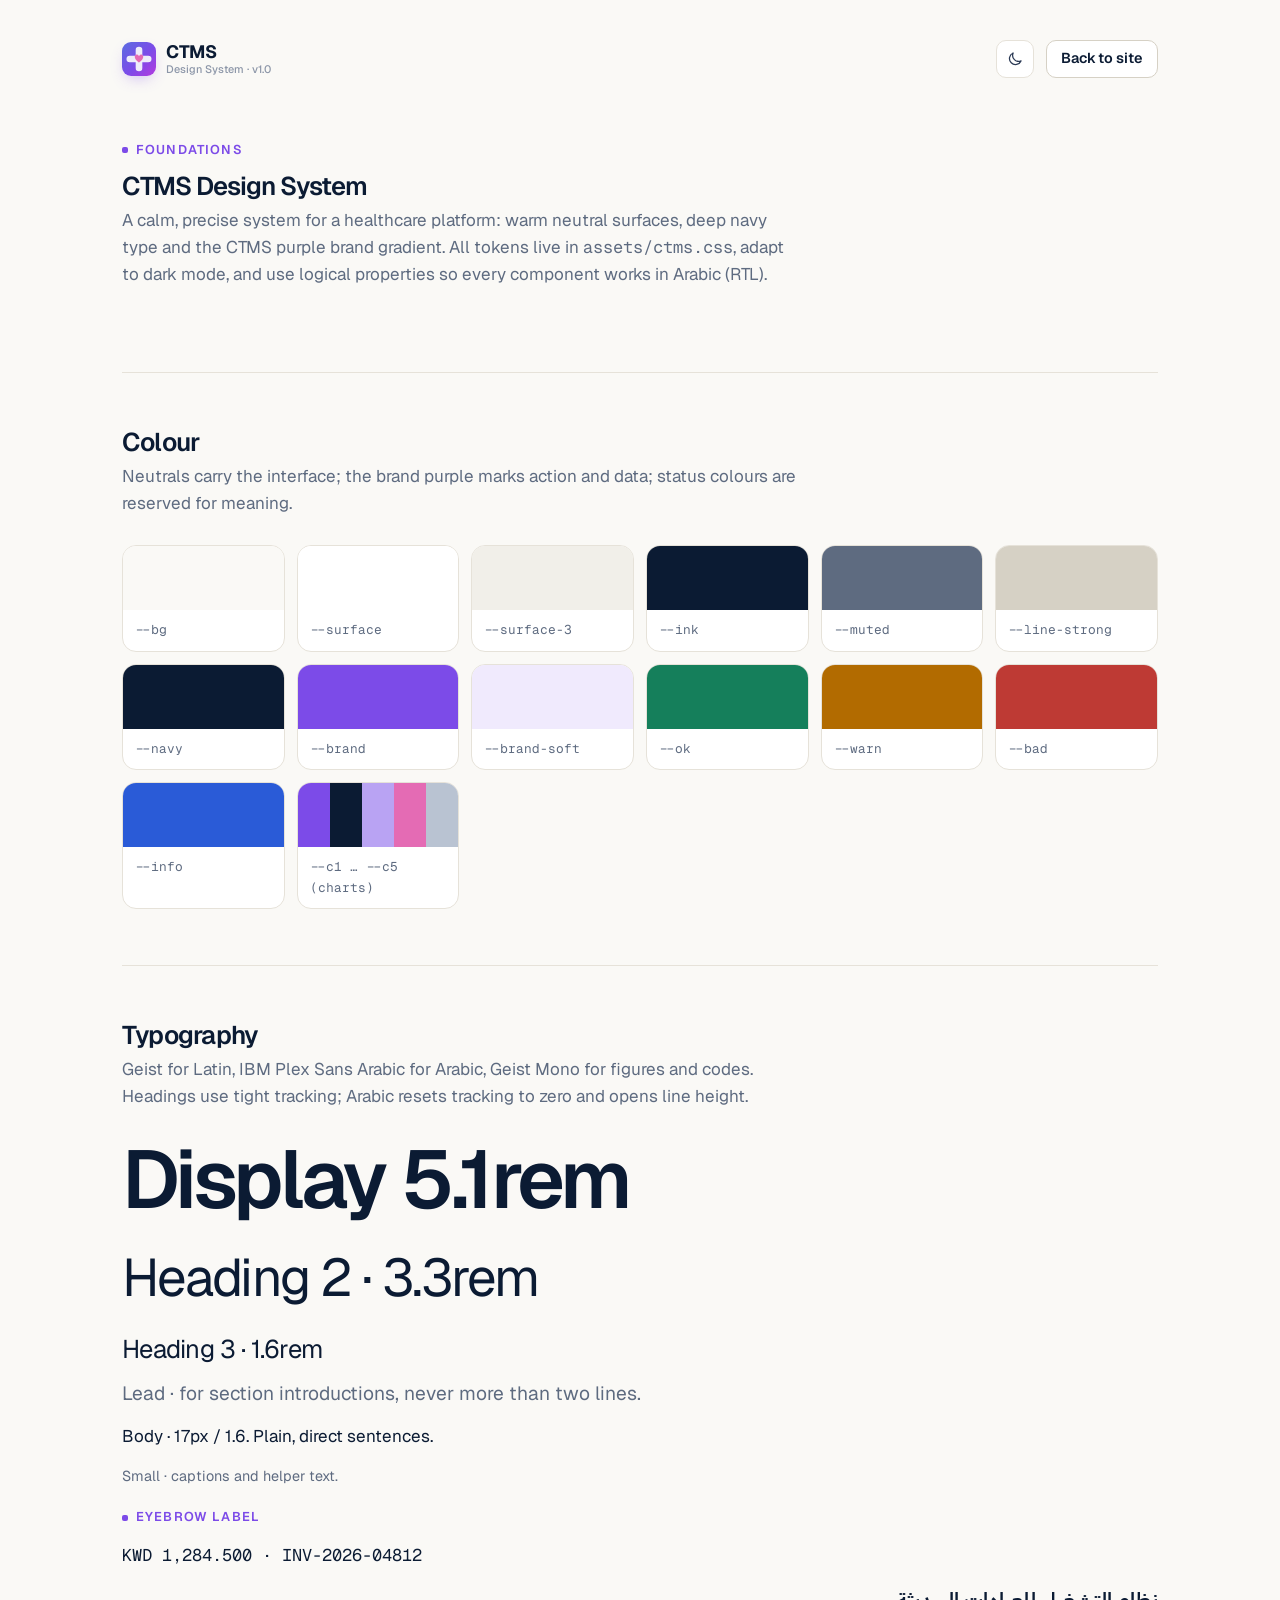
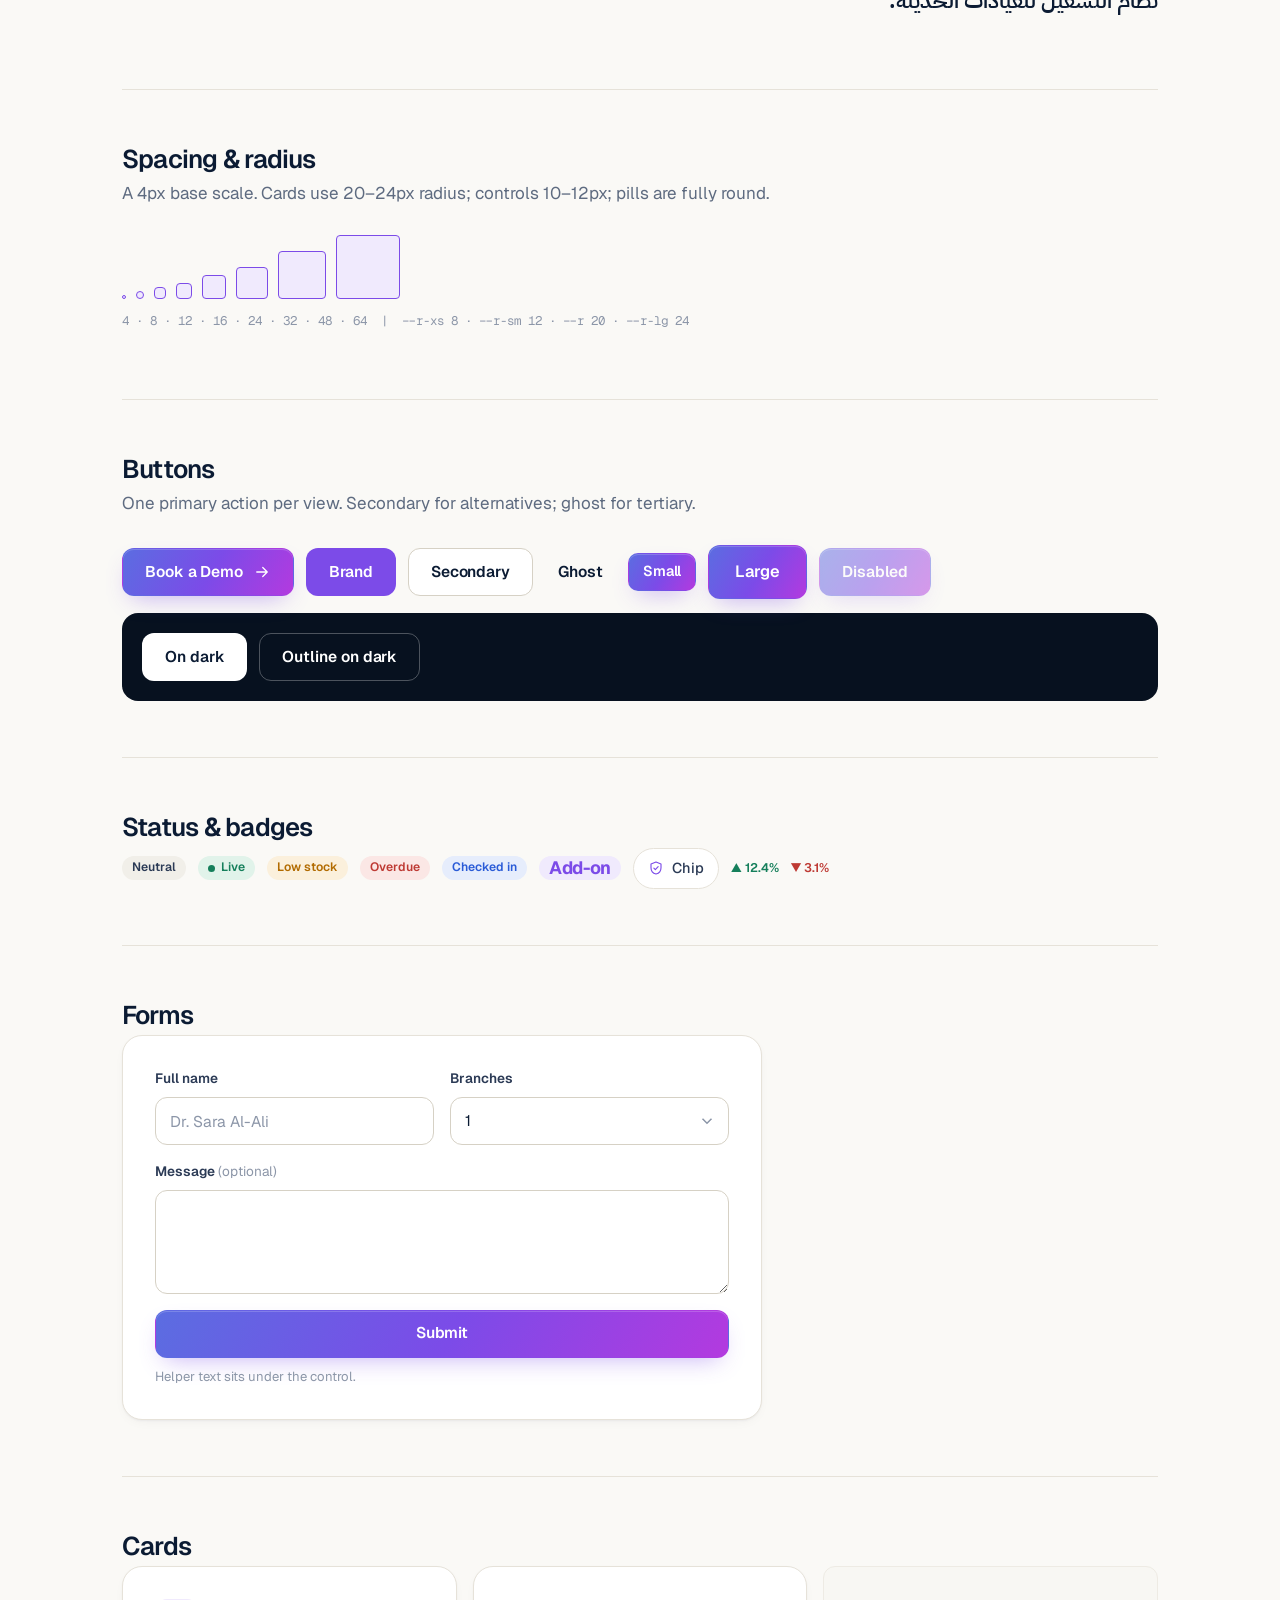
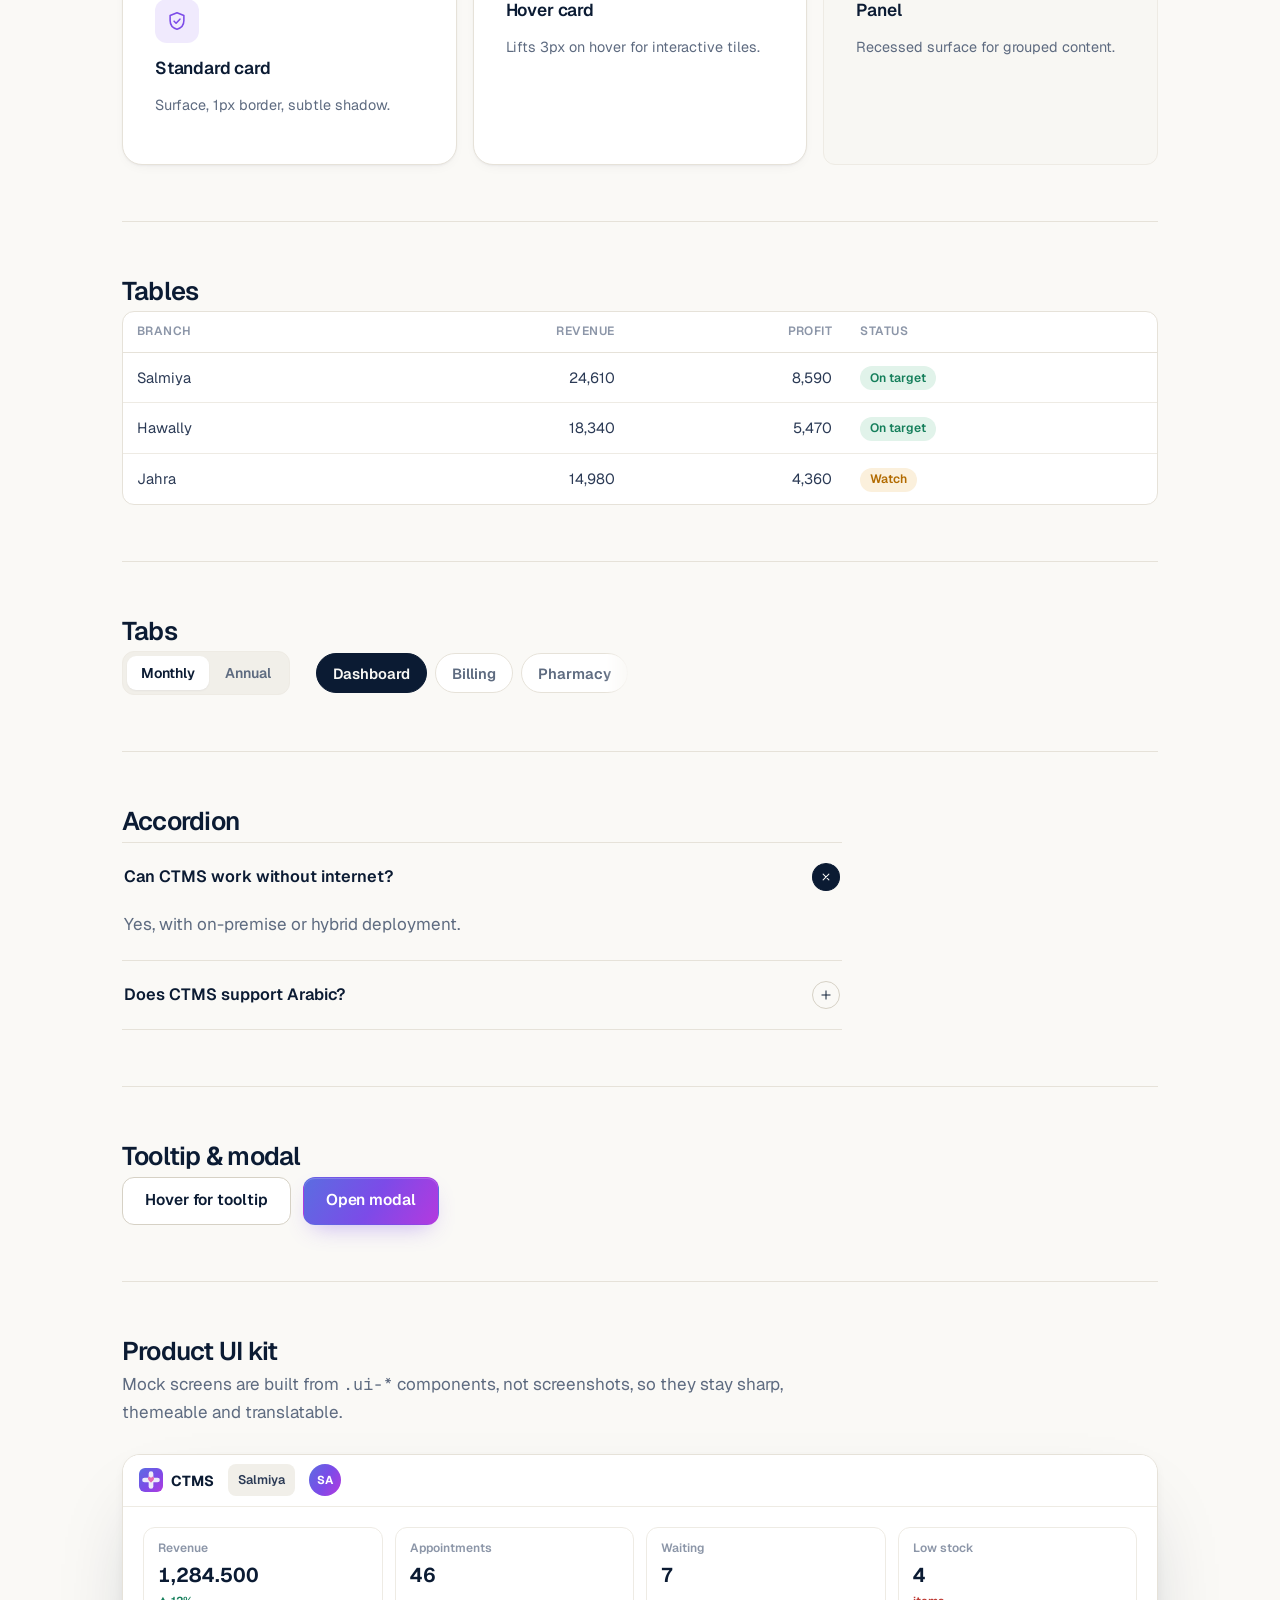
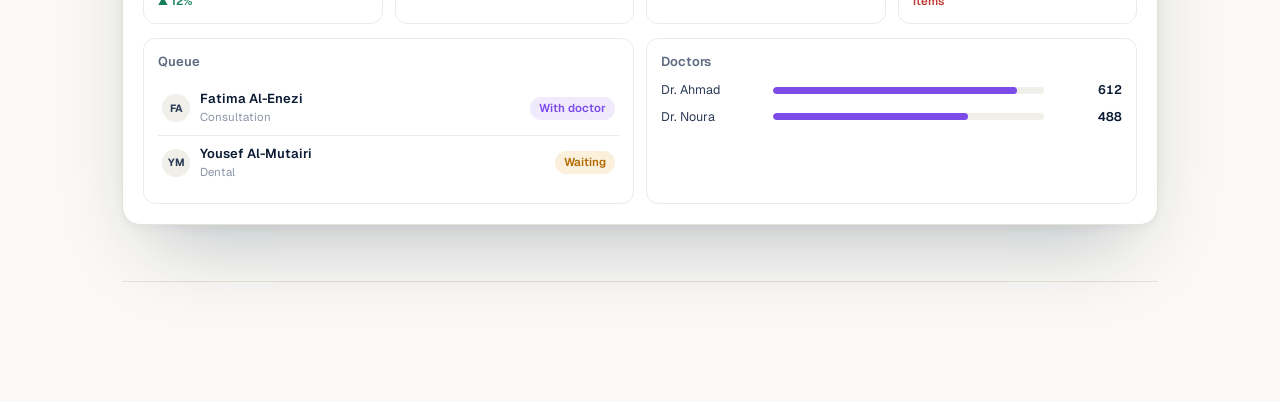
<file: design-system.html>
<!doctype html>
<html lang="en" dir="ltr">
<head>
<meta charset="utf-8"><meta name="viewport" content="width=device-width, initial-scale=1">
<title>CTMS Design System</title>
<meta name="description" content="Tokens and components of the CTMS design system: typography, colour, buttons, forms, cards, tables, tabs, accordions, tooltips, modals and product UI.">
<meta name="robots" content="noindex">
<link rel="icon" href="data:image/svg+xml,%3Csvg xmlns='http://www.w3.org/2000/svg' viewBox='0 0 512 512'%3E%3Cdefs%3E%3ClinearGradient id='g' x1='0' y1='0' x2='1' y2='1'%3E%3Cstop offset='0%25' stop-color='%235b6de1'/%3E%3Cstop offset='55%25' stop-color='%237c4be8'/%3E%3Cstop offset='100%25' stop-color='%23b33adf'/%3E%3C/linearGradient%3E%3C/defs%3E%3Crect width='512' height='512' rx='96' fill='url(%23g)'/%3E%3Crect x='206' y='70' width='100' height='372' rx='50' fill='%23f4f5fb'/%3E%3Crect x='68' y='206' width='376' height='100' rx='50' fill='%23f4f5fb'/%3E%3Cpath d='M256 310C256 310 192 266 192 222C192 194 214 178 237 191C244 195 250 204 256 214C262 204 268 195 275 191C298 178 320 194 320 222C320 266 256 310 256 310Z' fill='%23e46bb4'/%3E%3C/svg%3E">
<link rel="preconnect" href="https://fonts.googleapis.com"><link rel="preconnect" href="https://fonts.gstatic.com" crossorigin>
<link rel="stylesheet" href="https://fonts.googleapis.com/css2?family=Geist:wght@400;500;600;700&family=Geist+Mono:wght@400;500&family=IBM+Plex+Sans+Arabic:wght@400;500;600;700&display=swap">
<link rel="stylesheet" href="assets/ctms.css?v=202610270648">
<script>try{var t=localStorage.getItem('ctms-theme');if(t)document.documentElement.setAttribute('data-theme',t);}catch(e){}</script>
<style>
.ds{max-width:1100px;margin-inline:auto;padding:40px var(--gutter) 120px}
.ds-top{display:flex;align-items:center;justify-content:space-between;gap:16px;flex-wrap:wrap}
.ds section{padding:56px 0;border-bottom:1px solid var(--line)}
.ds h2{font-size:1.6rem;margin-bottom:6px}
.ds .lead{color:var(--muted);margin:0 0 28px;max-width:62ch}
.sw{display:grid;grid-template-columns:repeat(auto-fill,minmax(150px,1fr));gap:12px}
.sw div{border:1px solid var(--line);border-radius:14px;overflow:hidden;background:var(--surface)}
.sw i{display:block;height:64px}
.sw span{display:block;padding:10px 12px;font-size:.8rem;color:var(--muted);font-family:var(--mono)}
.row{display:flex;flex-wrap:wrap;gap:12px;align-items:center}
.demo-grid{display:grid;grid-template-columns:repeat(auto-fit,minmax(260px,1fr));gap:16px}
.spec{font-family:var(--mono);font-size:.78rem;color:var(--faint)}
.ty>*{margin:0 0 14px}
.sp{display:flex;align-items:flex-end;gap:10px;flex-wrap:wrap}
.sp i{display:block;background:var(--brand-soft);border:1px solid var(--brand);border-radius:4px}
</style>
</head>
<body>
<svg width="0" height="0" style="position:absolute" aria-hidden="true"><defs>
<symbol id="i-check" viewBox="0 0 24 24"><path d="M5 12.5l4.2 4.2L19 7"/></symbol>
<symbol id="i-plus" viewBox="0 0 24 24"><path d="M12 5v14M5 12h14"/></symbol>
<symbol id="i-x" viewBox="0 0 24 24"><path d="M6 6l12 12M18 6L6 18"/></symbol>
<symbol id="i-arrow" viewBox="0 0 24 24"><path d="M5 12h14M13 6l6 6-6 6"/></symbol>
<symbol id="i-shield" viewBox="0 0 24 24"><path d="M12 3l7.5 3v5.5c0 4.6-3.2 8.3-7.5 9.5-4.3-1.2-7.5-4.9-7.5-9.5V6L12 3z"/><path d="M8.8 12.2l2.2 2.2 4.2-4.4"/></symbol>
<symbol id="i-moon" viewBox="0 0 24 24"><path d="M20 14.5A8 8 0 0 1 9.5 4a8 8 0 1 0 10.5 10.5z"/></symbol>
<symbol id="i-sun" viewBox="0 0 24 24"><circle cx="12" cy="12" r="4"/><path d="M12 2.5v2M12 19.5v2M4.6 4.6L6 6M18 18l1.4 1.4M2.5 12h2M19.5 12h2M4.6 19.4L6 18M18 6l1.4-1.4"/></symbol>
<symbol id="logo" viewBox="0 0 512 512"><defs><linearGradient id="lg-brand" x1="0" y1="0" x2="1" y2="1"><stop offset="0%" stop-color="#5b6de1"/><stop offset="55%" stop-color="#7c4be8"/><stop offset="100%" stop-color="#b33adf"/></linearGradient></defs><rect width="512" height="512" rx="96" fill="url(#lg-brand)"/><rect x="206" y="70" width="100" height="372" rx="50" fill="#f4f5fb" opacity=".95"/><rect x="68" y="206" width="376" height="100" rx="50" fill="#f4f5fb" opacity=".95"/><path d="M256 310C256 310 192 266 192 222C192 194 214 178 237 191C244 195 250 204 256 214C262 204 268 195 275 191C298 178 320 194 320 222C320 266 256 310 256 310Z" fill="#e46bb4"/></symbol>
</defs></svg>
<main class="ds">
  <div class="ds-top">
    <a class="brand" href="./"><svg aria-hidden="true"><use href="#logo"/></svg><span class="bt">CTMS<small>Design System · v1.0</small></span></a>
    <div class="row">
      <button class="iconbtn" type="button" id="tt" aria-label="Toggle dark mode"><svg class="ico theme-moon"><use href="#i-moon"/></svg><svg class="ico theme-sun"><use href="#i-sun"/></svg></button>
      <a class="btn btn-secondary btn-sm" href="./">Back to site</a>
    </div>
  </div>

  <section>
    <span class="eyebrow">Foundations</span>
    <h2 class="t-h2" style="margin-top:12px">CTMS Design System</h2>
    <p class="lead">A calm, precise system for a healthcare platform: warm neutral surfaces, deep navy type and the CTMS purple brand gradient. All tokens live in <code class="t-mono">assets/ctms.css</code>, adapt to dark mode, and use logical properties so every component works in Arabic (RTL).</p>
  </section>

  <section>
    <h2>Colour</h2><p class="lead">Neutrals carry the interface; the brand purple marks action and data; status colours are reserved for meaning.</p>
    <div class="sw">
      <div><i style="background:var(--bg)"></i><span>--bg</span></div>
      <div><i style="background:var(--surface)"></i><span>--surface</span></div>
      <div><i style="background:var(--surface-3)"></i><span>--surface-3</span></div>
      <div><i style="background:var(--ink)"></i><span>--ink</span></div>
      <div><i style="background:var(--muted)"></i><span>--muted</span></div>
      <div><i style="background:var(--line-strong)"></i><span>--line-strong</span></div>
      <div><i style="background:var(--navy)"></i><span>--navy</span></div>
      <div><i style="background:var(--brand)"></i><span>--brand</span></div>
      <div><i style="background:var(--brand-soft)"></i><span>--brand-soft</span></div>
      <div><i style="background:var(--ok)"></i><span>--ok</span></div>
      <div><i style="background:var(--warn)"></i><span>--warn</span></div>
      <div><i style="background:var(--bad)"></i><span>--bad</span></div>
      <div><i style="background:var(--info)"></i><span>--info</span></div>
      <div><i style="background:linear-gradient(90deg,var(--c1) 20%,var(--c2) 20% 40%,var(--c3) 40% 60%,var(--c4) 60% 80%,var(--c5) 80%)"></i><span>--c1 … --c5 (charts)</span></div>
    </div>
  </section>

  <section class="ty">
    <h2>Typography</h2><p class="lead">Geist for Latin, IBM Plex Sans Arabic for Arabic, Geist Mono for figures and codes. Headings use tight tracking; Arabic resets tracking to zero and opens line height.</p>
    <div class="t-display">Display 5.1rem</div>
    <div class="t-h2">Heading 2 · 3.3rem</div>
    <div class="t-h3">Heading 3 · 1.6rem</div>
    <p class="t-lead">Lead · for section introductions, never more than two lines.</p>
    <p>Body · 17px / 1.6. Plain, direct sentences.</p>
    <p class="t-small">Small · captions and helper text.</p>
    <span class="eyebrow">Eyebrow label</span>
    <p class="t-mono">KWD 1,284.500 · INV-2026-04812</p>
    <p lang="ar" dir="rtl" style="font-family:var(--font-ar);font-size:1.4rem;font-weight:600">نظام التشغيل للعيادات الحديثة.</p>
  </section>

  <section>
    <h2>Spacing &amp; radius</h2><p class="lead">A 4px base scale. Cards use 20–24px radius; controls 10–12px; pills are fully round.</p>
    <div class="sp"><i style="width:4px;height:4px"></i><i style="width:8px;height:8px"></i><i style="width:12px;height:12px"></i><i style="width:16px;height:16px"></i><i style="width:24px;height:24px"></i><i style="width:32px;height:32px"></i><i style="width:48px;height:48px"></i><i style="width:64px;height:64px"></i></div>
    <p class="spec" style="margin-top:12px">4 · 8 · 12 · 16 · 24 · 32 · 48 · 64 &nbsp;|&nbsp; --r-xs 8 · --r-sm 12 · --r 20 · --r-lg 24</p>
  </section>

  <section>
    <h2>Buttons</h2><p class="lead">One primary action per view. Secondary for alternatives; ghost for tertiary.</p>
    <div class="row">
      <button class="btn btn-primary">Book a Demo <svg class="ico arr"><use href="#i-arrow"/></svg></button>
      <button class="btn btn-brand">Brand</button>
      <button class="btn btn-secondary">Secondary</button>
      <button class="btn btn-ghost">Ghost</button>
      <button class="btn btn-primary btn-sm">Small</button>
      <button class="btn btn-primary btn-lg">Large</button>
      <button class="btn btn-primary" disabled style="opacity:.5">Disabled</button>
    </div>
    <div class="row" style="margin-top:14px;padding:20px;border-radius:16px;background:#07111F">
      <button class="btn btn-light">On dark</button><button class="btn btn-outline-light">Outline on dark</button>
    </div>
  </section>

  <section>
    <h2>Status &amp; badges</h2>
    <div class="row">
      <span class="badge">Neutral</span><span class="badge ok"><span class="dot live"></span>Live</span><span class="badge warn">Low stock</span><span class="badge bad">Overdue</span><span class="badge info">Checked in</span><span class="badge brand">Add-on</span>
      <span class="chip"><svg class="ico"><use href="#i-shield"/></svg>Chip</span>
      <span class="delta">▲ 12.4%</span><span class="delta down">▼ 3.1%</span>
    </div>
  </section>

  <section>
    <h2>Forms</h2>
    <div class="card card-pad" style="max-width:640px">
      <div class="form-grid">
        <div class="field"><label for="a">Full name</label><input class="input" id="a" placeholder="Dr. Sara Al-Ali"></div>
        <div class="field"><label for="b">Branches</label><select class="select" id="b"><option>1</option><option>2–3</option></select></div>
        <div class="field full"><label for="c">Message <span class="opt">(optional)</span></label><textarea class="textarea" id="c"></textarea></div>
        <div class="full"><button class="btn btn-primary btn-block">Submit</button><p class="form-note" style="margin:8px 0 0">Helper text sits under the control.</p></div>
      </div>
    </div>
  </section>

  <section>
    <h2>Cards</h2>
    <div class="demo-grid">
      <div class="card card-pad"><span class="icon-tile"><svg class="ico"><use href="#i-shield"/></svg></span><h3 class="t-h4" style="margin-top:14px">Standard card</h3><p class="t-small">Surface, 1px border, subtle shadow.</p></div>
      <div class="card card-pad card-hover"><h3 class="t-h4">Hover card</h3><p class="t-small">Lifts 3px on hover for interactive tiles.</p></div>
      <div class="panel card-pad"><h3 class="t-h4">Panel</h3><p class="t-small">Recessed surface for grouped content.</p></div>
    </div>
  </section>

  <section>
    <h2>Tables</h2>
    <div class="table-wrap"><table class="table"><thead><tr><th>Branch</th><th class="r">Revenue</th><th class="r">Profit</th><th>Status</th></tr></thead><tbody><tr><td>Salmiya</td><td class="r">24,610</td><td class="r">8,590</td><td><span class="badge ok">On target</span></td></tr><tr><td>Hawally</td><td class="r">18,340</td><td class="r">5,470</td><td><span class="badge ok">On target</span></td></tr><tr><td>Jahra</td><td class="r">14,980</td><td class="r">4,360</td><td><span class="badge warn">Watch</span></td></tr></tbody></table></div>
  </section>

  <section>
    <h2>Tabs</h2>
    <div class="row" style="gap:24px">
      <div class="seg" role="tablist"><button role="tab" aria-selected="true">Monthly</button><button role="tab" aria-selected="false">Annual</button></div>
      <div class="pilltabs" role="tablist"><button class="pilltab" role="tab" aria-selected="true">Dashboard</button><button class="pilltab" role="tab" aria-selected="false">Billing</button><button class="pilltab" role="tab" aria-selected="false">Pharmacy</button></div>
    </div>
  </section>

  <section>
    <h2>Accordion</h2>
    <div class="acc" style="max-width:720px">
      <details class="acc-item" open><summary><span>Can CTMS work without internet?</span><span class="pm"><svg class="ico"><use href="#i-plus"/></svg></span></summary><div class="acc-body">Yes, with on-premise or hybrid deployment.</div></details>
      <details class="acc-item"><summary><span>Does CTMS support Arabic?</span><span class="pm"><svg class="ico"><use href="#i-plus"/></svg></span></summary><div class="acc-body">Fully, with a right-to-left interface.</div></details>
    </div>
  </section>

  <section>
    <h2>Tooltip &amp; modal</h2>
    <div class="row">
      <button class="btn btn-secondary" data-tip="Tooltips explain, never instruct">Hover for tooltip</button>
      <button class="btn btn-primary" id="om">Open modal</button>
    </div>
  </section>

  <section>
    <h2>Product UI kit</h2><p class="lead">Mock screens are built from <code class="t-mono">.ui-*</code> components, not screenshots, so they stay sharp, themeable and translatable.</p>
    <div class="ui">
      <div class="ui-top"><span class="ui-logo"><svg><use href="#logo"/></svg>CTMS</span><span class="ui-branch">Salmiya</span><span class="ui-av">SA</span></div>
      <div class="ui-main">
        <div class="ui-kpis"><div class="ui-kpi"><span>Revenue</span><b>1,284.500</b><em>▲ 12%</em></div><div class="ui-kpi"><span>Appointments</span><b>46</b></div><div class="ui-kpi"><span>Waiting</span><b>7</b></div><div class="ui-kpi"><span>Low stock</span><b>4</b><em class="down">items</em></div></div>
        <div class="ui-row eq"><div class="ui-card"><h5>Queue</h5><div class="ui-li"><span class="av">FA</span><span class="tx"><b>Fatima Al-Enezi</b><small>Consultation</small></span><span class="pill brand">With doctor</span></div><div class="ui-li"><span class="av">YM</span><span class="tx"><b>Yousef Al-Mutairi</b><small>Dental</small></span><span class="pill warn">Waiting</span></div></div>
        <div class="ui-card"><h5>Doctors</h5><div class="ui-hbars"><div class="ui-hb"><span>Dr. Ahmad</span><div class="ui-bar"><i style="width:90%"></i></div><b>612</b></div><div class="ui-hb"><span>Dr. Noura</span><div class="ui-bar"><i style="width:72%"></i></div><b>488</b></div></div></div></div>
      </div>
    </div>
  </section>
</main>

<div class="modal" id="md" aria-hidden="true"><div class="modal-scrim" data-x></div><div class="modal-box" role="dialog" aria-modal="true" aria-labelledby="mt"><div class="modal-head"><h3 class="t-h3" id="mt">Modal title</h3><button class="modal-x" data-x aria-label="Close"><svg class="ico"><use href="#i-x"/></svg></button></div><div class="modal-body"><p class="t-body" style="margin-top:0">Modals hold one focused task — like booking a demo. Escape or the scrim closes them. On phones they become a bottom sheet.</p><button class="btn btn-primary" data-x>Got it</button></div></div></div>
<script>
(function(){var r=document.documentElement,m=document.getElementById('md');
document.getElementById('tt').onclick=function(){var c=r.getAttribute('data-theme')||(matchMedia('(prefers-color-scheme: dark)').matches?'dark':'light');var n=c==='dark'?'light':'dark';r.setAttribute('data-theme',n);try{localStorage.setItem('ctms-theme',n);}catch(e){}};
document.getElementById('om').onclick=function(){m.classList.add('open');m.setAttribute('aria-hidden','false');};
[].forEach.call(document.querySelectorAll('[data-x]'),function(b){b.onclick=function(){m.classList.remove('open');m.setAttribute('aria-hidden','true');};});
document.addEventListener('keydown',function(e){if(e.key==='Escape'){m.classList.remove('open');}});
[].forEach.call(document.querySelectorAll('[role=tablist]'),function(l){l.addEventListener('click',function(e){var b=e.target.closest('[role=tab]');if(!b)return;[].forEach.call(l.querySelectorAll('[role=tab]'),function(x){x.setAttribute('aria-selected',x===b?'true':'false');});});});
})();
</script>
</body>
</html>
</file>
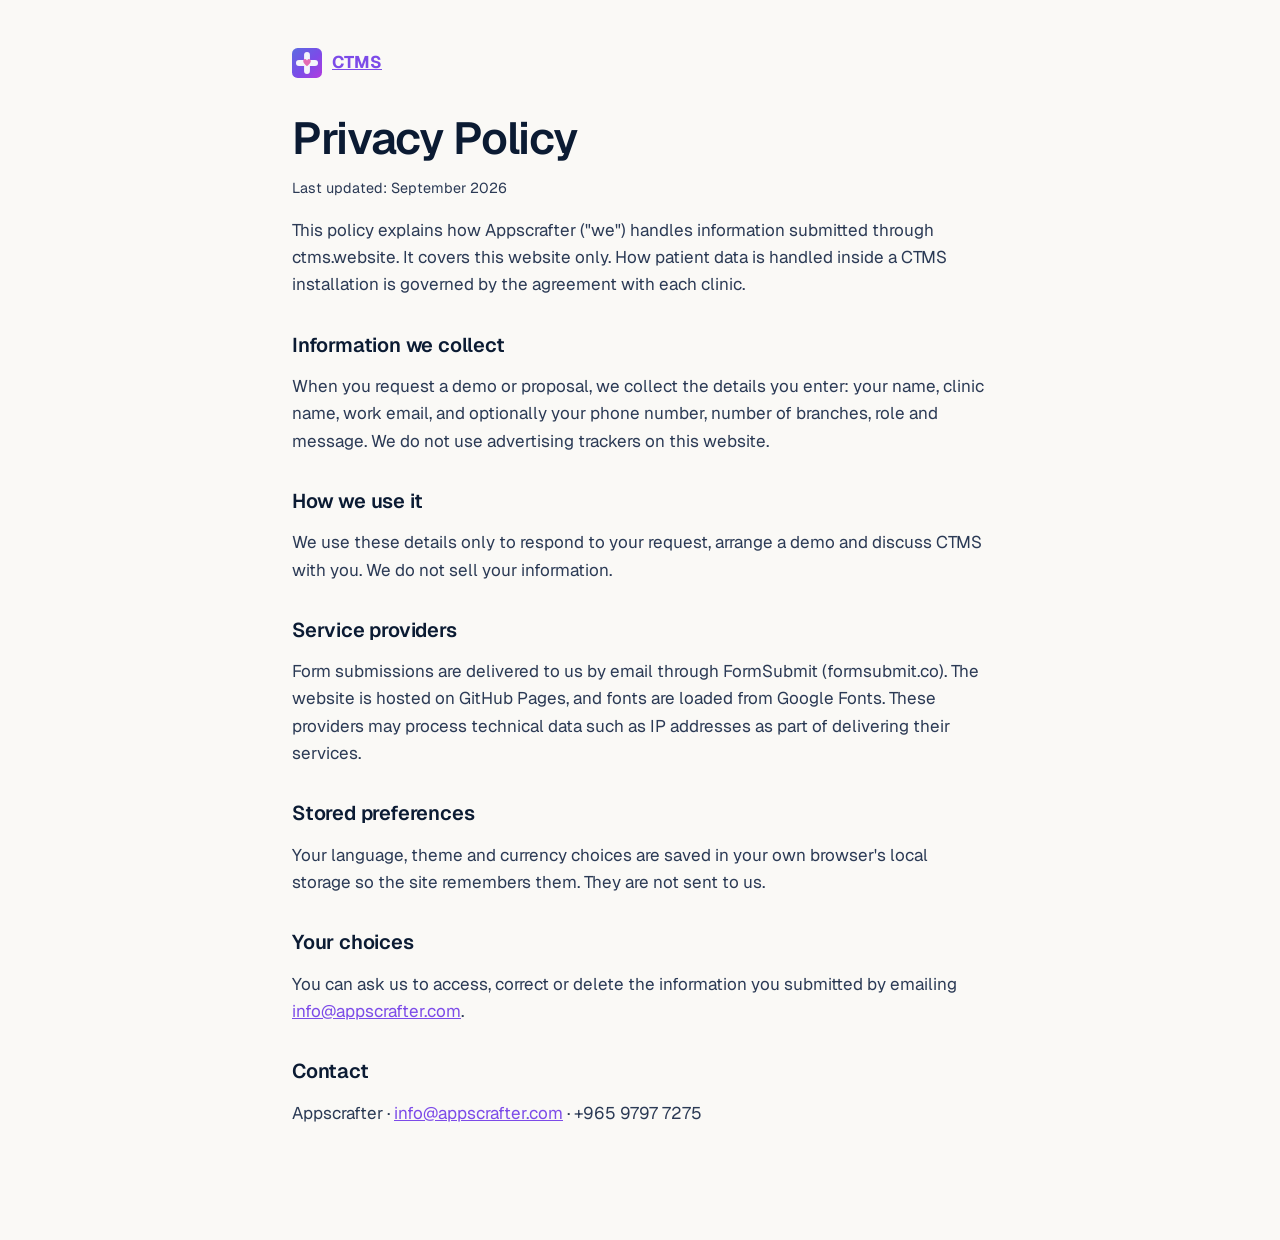
<file: privacy.html>
<!doctype html>
<html lang="en" dir="ltr">
<head>
<meta charset="utf-8"><meta name="viewport" content="width=device-width, initial-scale=1">
<title>Privacy Policy — CTMS</title>
<meta name="description" content="How CTMS by Appscrafter handles information submitted through ctms.website.">
<link rel="canonical" href="https://ctms.website/privacy.html">
<link rel="icon" href="data:image/svg+xml,%3Csvg xmlns='http://www.w3.org/2000/svg' viewBox='0 0 512 512'%3E%3Cdefs%3E%3ClinearGradient id='g' x1='0' y1='0' x2='1' y2='1'%3E%3Cstop offset='0%25' stop-color='%235b6de1'/%3E%3Cstop offset='55%25' stop-color='%237c4be8'/%3E%3Cstop offset='100%25' stop-color='%23b33adf'/%3E%3C/linearGradient%3E%3C/defs%3E%3Crect width='512' height='512' rx='96' fill='url(%23g)'/%3E%3Crect x='206' y='70' width='100' height='372' rx='50' fill='%23f4f5fb'/%3E%3Crect x='68' y='206' width='376' height='100' rx='50' fill='%23f4f5fb'/%3E%3Cpath d='M256 310C256 310 192 266 192 222C192 194 214 178 237 191C244 195 250 204 256 214C262 204 268 195 275 191C298 178 320 194 320 222C320 266 256 310 256 310Z' fill='%23e46bb4'/%3E%3C/svg%3E">
<link rel="preconnect" href="https://fonts.googleapis.com"><link rel="preconnect" href="https://fonts.gstatic.com" crossorigin>
<link rel="stylesheet" href="https://fonts.googleapis.com/css2?family=Geist:wght@400;500;600;700&display=swap">
<link rel="stylesheet" href="assets/ctms.css?v=202610270648">
<script>try{var t=localStorage.getItem('ctms-theme');if(t)document.documentElement.setAttribute('data-theme',t);}catch(e){}</script>
<style>.doc{max-width:760px;margin-inline:auto;padding:48px var(--gutter) 96px}.doc h1{font-size:clamp(2rem,4vw,2.8rem);margin:28px 0 8px}.doc h2{font-size:1.25rem;margin:36px 0 10px;letter-spacing:-.01em}.doc p,.doc li{color:var(--ink-2)}.doc a{color:var(--brand);text-decoration:underline}.back{display:inline-flex;align-items:center;gap:10px;font-weight:700}</style>
</head>
<body>
<main class="doc">
  <a class="back" href="./"><svg width="30" height="30" viewBox="0 0 512 512" aria-hidden="true"><defs><linearGradient id="bgp" x1="0" y1="0" x2="1" y2="1"><stop offset="0%" stop-color="#5b6de1"/><stop offset="55%" stop-color="#7c4be8"/><stop offset="100%" stop-color="#b33adf"/></linearGradient></defs><rect width="512" height="512" rx="96" fill="url(#bgp)"/><rect x="206" y="70" width="100" height="372" rx="50" fill="#f4f5fb"/><rect x="68" y="206" width="376" height="100" rx="50" fill="#f4f5fb"/><path d="M256 310C256 310 192 266 192 222C192 194 214 178 237 191C244 195 250 204 256 214C262 204 268 195 275 191C298 178 320 194 320 222C320 266 256 310 256 310Z" fill="#e46bb4"/></svg>CTMS</a>
  <h1>Privacy Policy</h1>
  <p class="t-small">Last updated: September 2026</p>
  <p>This policy explains how Appscrafter ("we") handles information submitted through ctms.website. It covers this website only. How patient data is handled inside a CTMS installation is governed by the agreement with each clinic.</p>
  <h2>Information we collect</h2>
  <p>When you request a demo or proposal, we collect the details you enter: your name, clinic name, work email, and optionally your phone number, number of branches, role and message. We do not use advertising trackers on this website.</p>
  <h2>How we use it</h2>
  <p>We use these details only to respond to your request, arrange a demo and discuss CTMS with you. We do not sell your information.</p>
  <h2>Service providers</h2>
  <p>Form submissions are delivered to us by email through FormSubmit (formsubmit.co). The website is hosted on GitHub Pages, and fonts are loaded from Google Fonts. These providers may process technical data such as IP addresses as part of delivering their services.</p>
  <h2>Stored preferences</h2>
  <p>Your language, theme and currency choices are saved in your own browser's local storage so the site remembers them. They are not sent to us.</p>
  <h2>Your choices</h2>
  <p>You can ask us to access, correct or delete the information you submitted by emailing <a href="mailto:info@appscrafter.com">info@appscrafter.com</a>.</p>
  <h2>Contact</h2>
  <p>Appscrafter · <a href="mailto:info@appscrafter.com">info@appscrafter.com</a> · <span dir="ltr">+965 9797 7275</span></p>
</main>
</body>
</html>
</file>
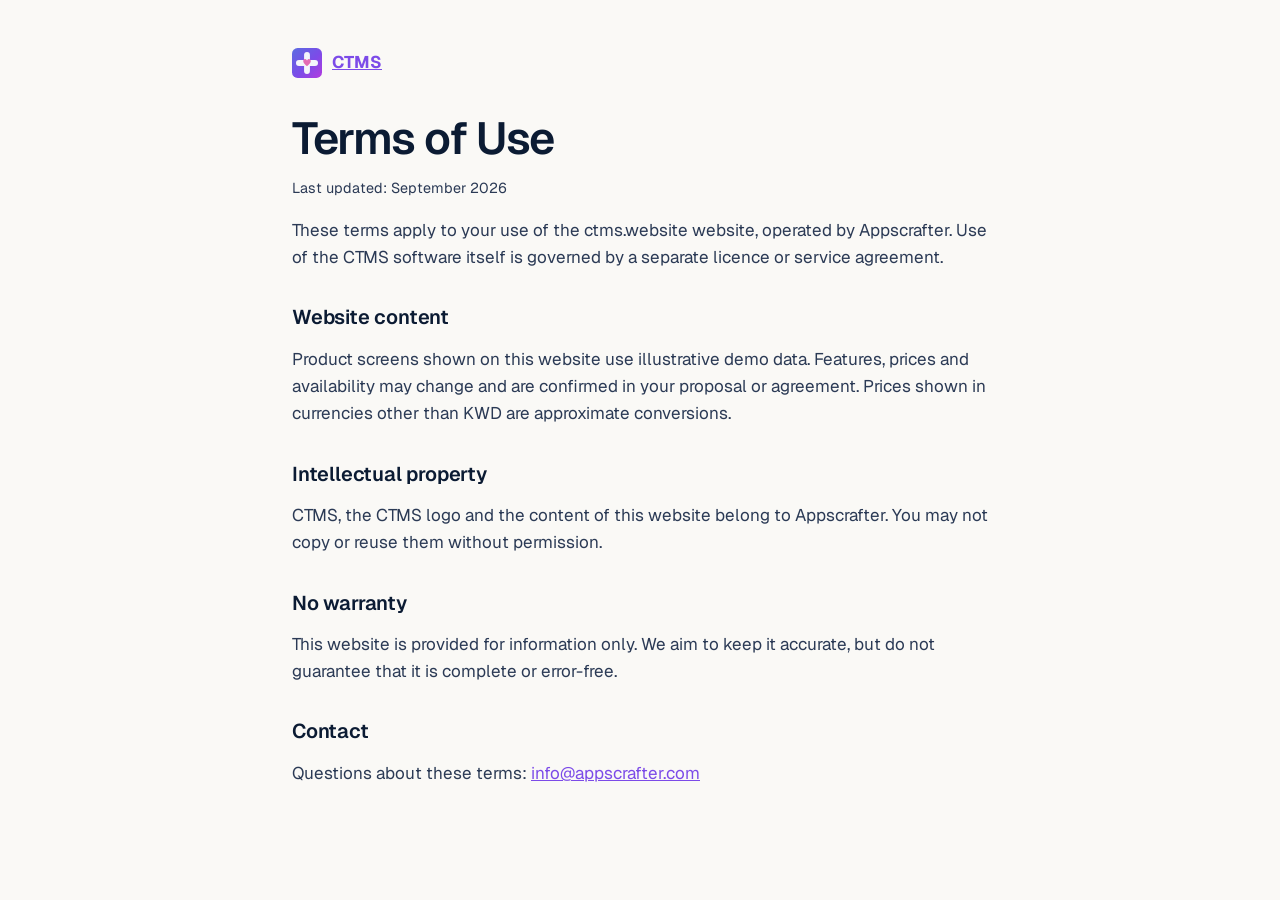
<file: terms.html>
<!doctype html>
<html lang="en" dir="ltr">
<head>
<meta charset="utf-8"><meta name="viewport" content="width=device-width, initial-scale=1">
<title>Terms of Use — CTMS</title>
<meta name="description" content="Terms of use for the ctms.website marketing website.">
<link rel="canonical" href="https://ctms.website/terms.html">
<link rel="icon" href="data:image/svg+xml,%3Csvg xmlns='http://www.w3.org/2000/svg' viewBox='0 0 512 512'%3E%3Cdefs%3E%3ClinearGradient id='g' x1='0' y1='0' x2='1' y2='1'%3E%3Cstop offset='0%25' stop-color='%235b6de1'/%3E%3Cstop offset='55%25' stop-color='%237c4be8'/%3E%3Cstop offset='100%25' stop-color='%23b33adf'/%3E%3C/linearGradient%3E%3C/defs%3E%3Crect width='512' height='512' rx='96' fill='url(%23g)'/%3E%3Crect x='206' y='70' width='100' height='372' rx='50' fill='%23f4f5fb'/%3E%3Crect x='68' y='206' width='376' height='100' rx='50' fill='%23f4f5fb'/%3E%3Cpath d='M256 310C256 310 192 266 192 222C192 194 214 178 237 191C244 195 250 204 256 214C262 204 268 195 275 191C298 178 320 194 320 222C320 266 256 310 256 310Z' fill='%23e46bb4'/%3E%3C/svg%3E">
<link rel="preconnect" href="https://fonts.googleapis.com"><link rel="preconnect" href="https://fonts.gstatic.com" crossorigin>
<link rel="stylesheet" href="https://fonts.googleapis.com/css2?family=Geist:wght@400;500;600;700&display=swap">
<link rel="stylesheet" href="assets/ctms.css?v=202610270648">
<script>try{var t=localStorage.getItem('ctms-theme');if(t)document.documentElement.setAttribute('data-theme',t);}catch(e){}</script>
<style>.doc{max-width:760px;margin-inline:auto;padding:48px var(--gutter) 96px}.doc h1{font-size:clamp(2rem,4vw,2.8rem);margin:28px 0 8px}.doc h2{font-size:1.25rem;margin:36px 0 10px;letter-spacing:-.01em}.doc p,.doc li{color:var(--ink-2)}.doc a{color:var(--brand);text-decoration:underline}.back{display:inline-flex;align-items:center;gap:10px;font-weight:700}</style>
</head>
<body>
<main class="doc">
  <a class="back" href="./"><svg width="30" height="30" viewBox="0 0 512 512" aria-hidden="true"><defs><linearGradient id="bgp" x1="0" y1="0" x2="1" y2="1"><stop offset="0%" stop-color="#5b6de1"/><stop offset="55%" stop-color="#7c4be8"/><stop offset="100%" stop-color="#b33adf"/></linearGradient></defs><rect width="512" height="512" rx="96" fill="url(#bgp)"/><rect x="206" y="70" width="100" height="372" rx="50" fill="#f4f5fb"/><rect x="68" y="206" width="376" height="100" rx="50" fill="#f4f5fb"/><path d="M256 310C256 310 192 266 192 222C192 194 214 178 237 191C244 195 250 204 256 214C262 204 268 195 275 191C298 178 320 194 320 222C320 266 256 310 256 310Z" fill="#e46bb4"/></svg>CTMS</a>
  <h1>Terms of Use</h1>
  <p class="t-small">Last updated: September 2026</p>
  <p>These terms apply to your use of the ctms.website website, operated by Appscrafter. Use of the CTMS software itself is governed by a separate licence or service agreement.</p>
  <h2>Website content</h2>
  <p>Product screens shown on this website use illustrative demo data. Features, prices and availability may change and are confirmed in your proposal or agreement. Prices shown in currencies other than KWD are approximate conversions.</p>
  <h2>Intellectual property</h2>
  <p>CTMS, the CTMS logo and the content of this website belong to Appscrafter. You may not copy or reuse them without permission.</p>
  <h2>No warranty</h2>
  <p>This website is provided for information only. We aim to keep it accurate, but do not guarantee that it is complete or error-free.</p>
  <h2>Contact</h2>
  <p>Questions about these terms: <a href="mailto:info@appscrafter.com">info@appscrafter.com</a></p>
</main>
</body>
</html>
</file>
<file: assets/ctms.css>
/* =====================================================================
   CTMS Design System — tokens, primitives, components, product-UI kit
   Used by index.html, design-system.html, privacy.html, terms.html
   ===================================================================== */

/* ---------- 1. Tokens ---------- */
:root{
  --bg:#FAF9F6; --bg-2:#F3F1EB; --surface:#FFFFFF; --surface-2:#F8F7F3; --surface-3:#F1EFE9;
  --ink:#0B1B33; --ink-2:#2B3A55; --muted:#5E6B80; --faint:#8C96A8;
  --line:#E6E2D9; --line-2:#EEEBE4; --line-strong:#D6D1C5;
  --brand:#7c4be8; --brand-2:#b33adf; --brand-3:#5b6de1; --brand-soft:#f0eafd; --brand-ink:#5a2fc4; --heart:#e46bb4;
  --grad:linear-gradient(120deg,#5b6de1 0%,#7c4be8 52%,#b33adf 100%); --ring:rgba(124,75,232,.45);
  --navy:#0B1B33; --navy-2:#13294A;
  --ok:#157F5B; --ok-soft:#E1F3EA; --warn:#B26B00; --warn-soft:#FBF0DC; --bad:#BE3A34; --bad-soft:#FBE7E5; --info:#2A5BD7; --info-soft:#E6EDFC;
  --c1:#7c4be8; --c2:#0B1B33; --c3:#b9a3f3; --c4:#e46bb4; --c5:#B9C3D2;
  --shadow-xs:0 1px 2px rgba(11,27,51,.05);
  --shadow-sm:0 1px 2px rgba(11,27,51,.04),0 4px 14px -6px rgba(11,27,51,.08);
  --shadow-md:0 2px 4px rgba(11,27,51,.04),0 16px 40px -18px rgba(11,27,51,.18);
  --shadow-lg:0 4px 10px rgba(11,27,51,.04),0 40px 80px -30px rgba(11,27,51,.28);
  --r-xs:8px; --r-sm:12px; --r:20px; --r-lg:24px; --r-pill:999px;
  --wrap:1200px; --gutter:clamp(16px,4vw,32px);
  --sec:clamp(72px,10vw,128px);
  --ease:cubic-bezier(.2,.7,.2,1);
  --font:"Geist",ui-sans-serif,system-ui,-apple-system,"Segoe UI",Roboto,sans-serif;
  --font-ar:"IBM Plex Sans Arabic","Geist",system-ui,sans-serif;
  --mono:"Geist Mono",ui-monospace,SFMono-Regular,Menlo,Consolas,monospace;
  color-scheme:light;
}
@media (prefers-color-scheme:dark){
  :root:not([data-theme="light"]){
    --bg:#08111F; --bg-2:#0B1627; --surface:#0F1B2E; --surface-2:#122037; --surface-3:#17263F;
    --ink:#EAF0F7; --ink-2:#C6D1E0; --muted:#94A3B8; --faint:#6B7A90;
    --line:#1D2B42; --line-2:#18253A; --line-strong:#2A3B57;
    --brand:#8f6ff2; --brand-2:#c95cf0; --brand-soft:#211d3d; --brand-ink:#c9b6ff; --heart:#f07bc0; --ring:rgba(143,111,242,.55);
    --ok:#3CCB8F; --ok-soft:#0F2E24; --warn:#E3A546; --warn-soft:#33260E; --bad:#F07A73; --bad-soft:#3A1717; --info:#7FA5FF; --info-soft:#15254A;
    --c1:#8f6ff2; --c2:#8FB3E8; --c3:#4b3a8a; --c4:#f07bc0; --c5:#3A4B66;
    --shadow-xs:0 1px 2px rgba(0,0,0,.3); --shadow-sm:0 1px 2px rgba(0,0,0,.3),0 6px 16px -8px rgba(0,0,0,.5);
    --shadow-md:0 2px 4px rgba(0,0,0,.3),0 18px 40px -18px rgba(0,0,0,.6); --shadow-lg:0 4px 10px rgba(0,0,0,.3),0 40px 80px -30px rgba(0,0,0,.7);
    color-scheme:dark;
  }
}
:root[data-theme="dark"]{
  --bg:#08111F; --bg-2:#0B1627; --surface:#0F1B2E; --surface-2:#122037; --surface-3:#17263F;
  --ink:#EAF0F7; --ink-2:#C6D1E0; --muted:#94A3B8; --faint:#6B7A90;
  --line:#1D2B42; --line-2:#18253A; --line-strong:#2A3B57;
  --brand:#8f6ff2; --brand-2:#c95cf0; --brand-soft:#211d3d; --brand-ink:#c9b6ff; --heart:#f07bc0; --ring:rgba(143,111,242,.55);
  --ok:#3CCB8F; --ok-soft:#0F2E24; --warn:#E3A546; --warn-soft:#33260E; --bad:#F07A73; --bad-soft:#3A1717; --info:#7FA5FF; --info-soft:#15254A;
  --c1:#8f6ff2; --c2:#8FB3E8; --c3:#4b3a8a; --c4:#f07bc0; --c5:#3A4B66;
  --shadow-xs:0 1px 2px rgba(0,0,0,.3); --shadow-sm:0 1px 2px rgba(0,0,0,.3),0 6px 16px -8px rgba(0,0,0,.5);
  --shadow-md:0 2px 4px rgba(0,0,0,.3),0 18px 40px -18px rgba(0,0,0,.6); --shadow-lg:0 4px 10px rgba(0,0,0,.3),0 40px 80px -30px rgba(0,0,0,.7);
  color-scheme:dark;
}

/* ---------- 2. Base ---------- */
*,*::before,*::after{box-sizing:border-box}
html{-webkit-text-size-adjust:100%;scroll-behavior:smooth;scroll-padding-top:96px}
@media (prefers-reduced-motion:reduce){html{scroll-behavior:auto}*,*::before,*::after{animation-duration:.01ms!important;animation-iteration-count:1!important;transition-duration:.01ms!important}}
body{margin:0;background:var(--bg);color:var(--ink);font-family:var(--font);font-size:17px;line-height:1.6;-webkit-font-smoothing:antialiased;text-rendering:optimizeLegibility;overflow-x:hidden}
html[lang="ar"] body{font-family:var(--font-ar);line-height:1.75}
img,svg{display:block;max-width:100%}
a{color:inherit;text-decoration:none}
button{font:inherit;color:inherit;cursor:pointer;background:none;border:0;padding:0}
input,select,textarea{font:inherit;color:inherit}
:focus-visible{outline:2px solid var(--brand);outline-offset:3px;border-radius:6px}
::selection{background:var(--brand-soft);color:var(--ink)}
.sr-only{position:absolute;width:1px;height:1px;padding:0;margin:-1px;overflow:hidden;clip:rect(0,0,0,0);white-space:nowrap;border:0}
.skip{position:absolute;inset-inline-start:12px;top:-60px;z-index:200;background:var(--ink);color:var(--bg);padding:10px 14px;border-radius:10px;font-weight:600}
.skip:focus{top:12px}

/* ---------- 3. Typography ---------- */
h1,h2,h3,h4{margin:0;color:var(--ink);font-weight:600;letter-spacing:-.03em;line-height:1.08;text-wrap:balance}
html[lang="ar"] :is(h1,h2,h3,h4){letter-spacing:0;line-height:1.3}
.t-display{font-size:clamp(2.6rem,6.4vw,5.1rem);letter-spacing:-.045em;line-height:1.02;font-weight:600}
.t-h2{font-size:clamp(2rem,4.2vw,3.3rem);letter-spacing:-.038em}
.t-h3{font-size:clamp(1.3rem,2vw,1.6rem);letter-spacing:-.02em;line-height:1.2}
.t-h4{font-size:1.08rem;letter-spacing:-.01em;line-height:1.3}
.t-lead{font-size:clamp(1.05rem,1.5vw,1.25rem);color:var(--muted);line-height:1.6;text-wrap:pretty}
.t-body{color:var(--muted)}
.t-small{font-size:.9rem;color:var(--muted)}
.t-mono{font-family:var(--mono);font-feature-settings:"tnum"}
.num{font-variant-numeric:tabular-nums}
.eyebrow{display:inline-flex;align-items:center;gap:8px;font-size:.8rem;font-weight:600;letter-spacing:.09em;text-transform:uppercase;color:var(--brand)}
.eyebrow::before{content:"";width:6px;height:6px;border-radius:2px;background:currentColor}
html[lang="ar"] .eyebrow{letter-spacing:0;font-size:.9rem}
.muted{color:var(--muted)}
.accent{color:var(--brand)}

/* ---------- 4. Layout ---------- */
.wrap{width:100%;max-width:var(--wrap);margin-inline:auto;padding-inline:var(--gutter)}
.section{padding-block:var(--sec);position:relative}
.section-tight{padding-block:clamp(48px,7vw,80px)}
.sec-head{max-width:760px;margin-bottom:clamp(36px,5vw,64px)}
.sec-head.center{margin-inline:auto;text-align:center}
.sec-head h2{margin-top:14px}
.sec-head p{margin:18px 0 0}
.stack>*+*{margin-top:var(--s,16px)}
.grid-2{display:grid;grid-template-columns:repeat(2,minmax(0,1fr));gap:clamp(24px,4vw,56px);align-items:center}
@media (max-width:900px){.grid-2{grid-template-columns:1fr}}
.divider{height:1px;background:var(--line);border:0;margin:0}

/* ---------- 5. Buttons ---------- */
.btn{--h:48px;display:inline-flex;align-items:center;justify-content:center;gap:10px;height:var(--h);padding-inline:22px;border-radius:12px;font-weight:600;font-size:.97rem;letter-spacing:-.005em;white-space:nowrap;transition:transform .2s var(--ease),background .2s,box-shadow .2s,border-color .2s,color .2s;border:1px solid transparent}
.btn svg{width:18px;height:18px;flex:none}
.btn:active{transform:translateY(1px)}
.btn-primary{background:var(--grad);color:#fff;box-shadow:0 1px 0 rgba(255,255,255,.18) inset,0 10px 24px -10px var(--ring)}
.btn-primary:hover{filter:brightness(1.06);transform:translateY(-1px);box-shadow:0 1px 0 rgba(255,255,255,.18) inset,0 16px 30px -12px var(--ring)}
.btn-brand{background:var(--brand);color:#fff}
.grad-text{background:var(--grad);-webkit-background-clip:text;background-clip:text;color:transparent}
.btn-brand:hover{filter:brightness(1.07);transform:translateY(-1px)}
.btn-secondary{background:var(--surface);border-color:var(--line-strong);color:var(--ink)}
.btn-secondary:hover{border-color:var(--ink-2);transform:translateY(-1px)}
.btn-ghost{color:var(--ink);padding-inline:12px}
.btn-ghost:hover{background:var(--surface-3)}
.btn-light{background:#fff;color:var(--navy)}
.btn-light:hover{transform:translateY(-1px);box-shadow:0 12px 28px -10px rgba(0,0,0,.4)}
.btn-outline-light{border-color:rgba(255,255,255,.28);color:#fff}
.btn-outline-light:hover{border-color:#fff;background:rgba(255,255,255,.06)}
.btn-sm{--h:38px;padding-inline:14px;font-size:.9rem;border-radius:10px}
.btn-lg{--h:54px;padding-inline:26px;font-size:1.02rem}
.btn-block{width:100%}
.btn .arr{transition:transform .2s var(--ease)}
.btn:hover .arr{transform:translateX(3px)}
html[dir="rtl"] .btn .arr{transform:scaleX(-1)}
html[dir="rtl"] .btn:hover .arr{transform:scaleX(-1) translateX(3px)}
.link{color:var(--brand);font-weight:600;display:inline-flex;align-items:center;gap:6px}
.link:hover{text-decoration:underline;text-underline-offset:3px}

/* ---------- 6. Cards / surfaces ---------- */
.card{background:var(--surface);border:1px solid var(--line);border-radius:var(--r);box-shadow:var(--shadow-sm)}
.card-pad{padding:clamp(20px,3vw,32px)}
.card-hover{transition:transform .3s var(--ease),box-shadow .3s var(--ease),border-color .3s}
.card-hover:hover{transform:translateY(-3px);box-shadow:var(--shadow-md);border-color:var(--line-strong)}
.panel{background:var(--surface-2);border:1px solid var(--line-2);border-radius:var(--r-sm)}
.icon-tile{width:44px;height:44px;border-radius:12px;display:grid;place-items:center;background:var(--brand-soft);color:var(--brand);flex:none}
.icon-tile svg{width:22px;height:22px}
.ico{width:20px;height:20px;fill:none;stroke:currentColor;stroke-width:1.7;stroke-linecap:round;stroke-linejoin:round}

/* ---------- 7. Status, badges, chips ---------- */
.badge{display:inline-flex;align-items:center;gap:6px;height:24px;padding-inline:10px;border-radius:var(--r-pill);font-size:.76rem;font-weight:600;background:var(--surface-3);color:var(--ink-2);white-space:nowrap}
.badge.ok{background:var(--ok-soft);color:var(--ok)} .badge.warn{background:var(--warn-soft);color:var(--warn)} .badge.bad{background:var(--bad-soft);color:var(--bad)} .badge.info{background:var(--info-soft);color:var(--info)} .badge.brand{background:var(--brand-soft);color:var(--brand)}
.dot{width:7px;height:7px;border-radius:50%;background:currentColor;flex:none}
.dot.live{box-shadow:0 0 0 0 currentColor;animation:pulse 2.2s infinite}
@keyframes pulse{0%{box-shadow:0 0 0 0 color-mix(in srgb,currentColor 45%,transparent)}70%{box-shadow:0 0 0 7px transparent}100%{box-shadow:0 0 0 0 transparent}}
.chip{display:inline-flex;align-items:center;gap:8px;padding:8px 14px;border:1px solid var(--line);border-radius:var(--r-pill);background:var(--surface);font-size:.9rem;font-weight:500;color:var(--ink-2)}
.chip svg{width:16px;height:16px;color:var(--brand)}
.delta{font-size:.78rem;font-weight:600;color:var(--ok)} .delta.down{color:var(--bad)}

/* ---------- 8. Forms ---------- */
.field{display:grid;gap:7px}
.field label{font-size:.85rem;font-weight:600;color:var(--ink-2)}
.field .opt{font-weight:400;color:var(--faint)}
.input,.select,.textarea{width:100%;height:48px;padding:0 14px;border-radius:12px;border:1px solid var(--line-strong);background:var(--surface);color:var(--ink);font-size:.97rem;transition:border-color .2s,box-shadow .2s}
.textarea{height:auto;min-height:104px;padding:12px 14px;resize:vertical}
.select{appearance:none;background-image:url("data:image/svg+xml,%3Csvg xmlns='http://www.w3.org/2000/svg' viewBox='0 0 24 24' fill='none' stroke='%238C96A8' stroke-width='2'%3E%3Cpath d='m6 9 6 6 6-6'/%3E%3C/svg%3E");background-repeat:no-repeat;background-size:18px;background-position:right 12px center;padding-inline-end:40px}
html[dir="rtl"] .select{background-position:left 12px center}
.input:hover,.select:hover,.textarea:hover{border-color:var(--faint)}
.input:focus,.select:focus,.textarea:focus{outline:none;border-color:var(--brand);box-shadow:0 0 0 4px color-mix(in srgb,var(--brand) 16%,transparent)}
.input::placeholder,.textarea::placeholder{color:var(--faint)}
.form-grid{display:grid;grid-template-columns:1fr 1fr;gap:16px}
.form-grid .full{grid-column:1/-1}
@media (max-width:560px){.form-grid{grid-template-columns:1fr}}
.form-note{font-size:.82rem;color:var(--faint)}

/* ---------- 9. Tabs (segmented + underline + pills) ---------- */
.seg{display:inline-flex;padding:4px;border-radius:12px;background:var(--surface-3);border:1px solid var(--line-2);gap:2px}
.seg button{height:34px;padding-inline:14px;border-radius:9px;font-size:.88rem;font-weight:600;color:var(--muted);display:inline-flex;align-items:center;gap:8px;transition:background .2s,color .2s}
.seg button[aria-selected="true"],.seg button.on{background:var(--surface);color:var(--ink);box-shadow:var(--shadow-xs)}
.pilltabs{display:flex;gap:8px;overflow-x:auto;scrollbar-width:none;padding:2px;-webkit-mask-image:linear-gradient(90deg,#000 92%,transparent);mask-image:linear-gradient(90deg,#000 92%,transparent)}
.pilltabs::-webkit-scrollbar{display:none}
html[dir="rtl"] .pilltabs{-webkit-mask-image:linear-gradient(270deg,#000 92%,transparent);mask-image:linear-gradient(270deg,#000 92%,transparent)}
.pilltab{flex:none;display:inline-flex;align-items:center;gap:8px;height:40px;padding-inline:16px;border-radius:var(--r-pill);border:1px solid var(--line);background:var(--surface);font-size:.92rem;font-weight:600;color:var(--muted);transition:all .2s var(--ease)}
.pilltab svg{width:17px;height:17px}
.pilltab:hover{color:var(--ink);border-color:var(--line-strong)}
.pilltab[aria-selected="true"]{background:var(--ink);color:var(--bg);border-color:var(--ink)}
.tabpanel[hidden]{display:none}
.tabpanel.enter{animation:panelIn .45s var(--ease)}
@keyframes panelIn{from{opacity:0;transform:translateY(8px)}to{opacity:1;transform:none}}

/* ---------- 10. Accordion ---------- */
.acc{border-top:1px solid var(--line)}
.acc-item{border-bottom:1px solid var(--line)}
.acc-item summary{list-style:none;display:flex;align-items:center;justify-content:space-between;gap:20px;padding:20px 2px;cursor:pointer;font-weight:600;font-size:1.02rem;color:var(--ink)}
.acc-item summary::-webkit-details-marker{display:none}
.acc-item summary .pm{width:28px;height:28px;border-radius:50%;border:1px solid var(--line-strong);display:grid;place-items:center;flex:none;transition:transform .3s var(--ease),background .2s}
.acc-item summary .pm svg{width:14px;height:14px}
.acc-item[open] summary .pm{transform:rotate(45deg);background:var(--ink);color:var(--bg);border-color:var(--ink)}
.acc-item .acc-body{padding:0 2px 22px;color:var(--muted);max-width:68ch}
.acc-item summary:hover{color:var(--brand)}

/* ---------- 11. Tooltip ---------- */
[data-tip]{position:relative}
[data-tip]::after{content:attr(data-tip);position:absolute;bottom:calc(100% + 8px);left:50%;transform:translate(-50%,4px);background:var(--navy);color:#fff;font-size:.74rem;font-weight:600;padding:6px 9px;border-radius:8px;white-space:nowrap;pointer-events:none;opacity:0;transition:opacity .15s,transform .15s;z-index:20;font-family:var(--font)}
[data-tip]:hover::after,[data-tip]:focus-visible::after{opacity:1;transform:translate(-50%,0)}

/* ---------- 12. Modal ---------- */
.modal{position:fixed;inset:0;z-index:120;display:grid;place-items:center;padding:16px;visibility:hidden;opacity:0;transition:opacity .25s,visibility .25s}
.modal.open{visibility:visible;opacity:1}
.modal-scrim{position:absolute;inset:0;background:rgba(6,14,28,.55);backdrop-filter:blur(4px)}
.modal-box{position:relative;width:min(640px,100%);max-height:calc(100dvh - 32px);overflow:auto;background:var(--surface);border:1px solid var(--line);border-radius:var(--r-lg);box-shadow:var(--shadow-lg);transform:translateY(14px) scale(.98);transition:transform .35s var(--ease)}
.modal.open .modal-box{transform:none}
.modal-head{padding:26px 28px 0;display:flex;justify-content:space-between;gap:16px;align-items:flex-start}
.modal-body{padding:22px 28px 28px}
.modal-x{width:36px;height:36px;border-radius:10px;display:grid;place-items:center;border:1px solid var(--line);flex:none}
.modal-x:hover{background:var(--surface-3)}
.modal-x svg{width:16px;height:16px}
@media (max-width:560px){.modal{padding:0;place-items:end center}.modal-box{border-radius:22px 22px 0 0;max-height:94dvh}.modal-head{padding:22px 20px 0}.modal-body{padding:18px 20px 24px}}

/* ---------- 13. Table ---------- */
.table{width:100%;border-collapse:collapse;font-size:.92rem}
.table th{text-align:start;font-size:.75rem;font-weight:600;letter-spacing:.04em;text-transform:uppercase;color:var(--faint);padding:10px 14px;border-bottom:1px solid var(--line)}
.table td{padding:12px 14px;border-bottom:1px solid var(--line-2);color:var(--ink-2)}
.table tr:last-child td{border-bottom:0}
.table .r{text-align:end}
.table-wrap{overflow-x:auto;border:1px solid var(--line);border-radius:var(--r-sm);background:var(--surface)}

/* ---------- 14. Navigation ---------- */
.nav{position:fixed;top:0;inset-inline:0;z-index:90;padding:14px var(--gutter);transition:padding .35s var(--ease)}
.nav-bar{max-width:1240px;margin-inline:auto;display:flex;align-items:center;gap:20px;height:60px;padding-inline:10px 10px;border-radius:18px;border:1px solid transparent;transition:background .35s,border-color .35s,box-shadow .35s,backdrop-filter .35s}
.nav.scrolled{padding-top:10px}
.nav.scrolled .nav-bar{background:color-mix(in srgb,var(--surface) 82%,transparent);backdrop-filter:saturate(1.6) blur(16px);-webkit-backdrop-filter:saturate(1.6) blur(16px);border-color:var(--line);box-shadow:var(--shadow-md)}
.brand{display:flex;align-items:center;gap:10px;font-weight:700;letter-spacing:-.02em;font-size:1.12rem;flex:none}
.brand svg{width:34px;height:34px;border-radius:9px;box-shadow:0 6px 16px -6px var(--ring)}
.ac-logo{width:auto;color:var(--ink);display:block}
.ac-logo text{font-family:"Baloo 2","Trebuchet MS",system-ui,sans-serif;font-weight:800;font-size:132px;letter-spacing:-3px}
.brand small{display:block;font-size:.68rem;font-weight:500;color:var(--faint);letter-spacing:0;line-height:1;margin-top:3px}
.brand .bt{line-height:1}
.nav-links{display:flex;align-items:center;gap:2px;margin-inline:auto}
.nav-links a{padding:8px 12px;border-radius:10px;font-size:.93rem;font-weight:500;color:var(--ink-2);transition:background .2s,color .2s}
.nav-links a:hover{background:var(--surface-3);color:var(--ink)}
.nav-links a.active{color:var(--brand)}
.nav-right{display:flex;align-items:center;gap:8px;flex:none}
.lang{display:inline-flex;align-items:center;height:36px;padding:3px;border-radius:10px;border:1px solid var(--line);background:var(--surface)}
.lang button{height:28px;padding-inline:9px;border-radius:7px;font-size:.8rem;font-weight:600;color:var(--muted)}
.lang button[aria-pressed="true"]{background:var(--ink);color:var(--bg)}
.lang button.ar{font-family:var(--font-ar)}
.iconbtn{width:38px;height:38px;border-radius:10px;display:grid;place-items:center;border:1px solid var(--line);background:var(--surface);color:var(--ink-2);flex:none}
.iconbtn:hover{color:var(--ink);border-color:var(--line-strong)}
.iconbtn svg{width:18px;height:18px}
.theme-sun{display:none}
:root[data-theme="dark"] .theme-sun{display:block}:root[data-theme="dark"] .theme-moon{display:none}
@media (prefers-color-scheme:dark){:root:not([data-theme="light"]) .theme-sun{display:block}:root:not([data-theme="light"]) .theme-moon{display:none}}
.menu-btn{display:none}
.mnav{position:fixed;inset:0;z-index:100;visibility:hidden;pointer-events:none}
.mnav.open{visibility:visible;pointer-events:auto}
.mnav-scrim{position:absolute;inset:0;background:rgba(6,14,28,.4);opacity:0;transition:opacity .3s}
.mnav.open .mnav-scrim{opacity:1}
.mnav-sheet{position:absolute;top:10px;inset-inline:10px;background:var(--surface);border:1px solid var(--line);border-radius:22px;box-shadow:var(--shadow-lg);padding:14px;transform:translateY(-12px);opacity:0;transition:transform .35s var(--ease),opacity .3s;max-height:calc(100dvh - 20px);overflow:auto}
.mnav.open .mnav-sheet{transform:none;opacity:1}
.mnav-top{display:flex;align-items:center;justify-content:space-between;padding:4px 4px 12px}
.mnav-links{display:grid;gap:2px;padding:6px 0 12px;border-top:1px solid var(--line-2)}
.mnav-links a{padding:13px 12px;border-radius:12px;font-weight:600;font-size:1.05rem;display:flex;justify-content:space-between;align-items:center}
.mnav-links a:hover{background:var(--surface-3)}
.mnav-links a svg{width:16px;height:16px;color:var(--faint)}
html[dir="rtl"] .mnav-links a svg{transform:scaleX(-1)}
.mnav-foot{display:grid;gap:10px;padding-top:12px;border-top:1px solid var(--line-2)}
.mnav-row{display:flex;gap:8px;align-items:center;justify-content:space-between}
@media (max-width:1100px){.nav-links a{padding:8px 9px;font-size:.9rem}}
@media (max-width:1020px){.nav-links{display:none}.menu-btn{display:grid}.nav-right{margin-inline-start:auto}}
@media (max-width:560px){.nav-right .lang,.nav-right .theme-toggle{display:none}.nav-right .btn{--h:38px;padding-inline:14px;font-size:.88rem}.brand small{display:none}}
@media (max-width:360px){.nav-right .btn{display:none}}

/* ---------- 15. Reveal ---------- */
.reveal{opacity:0;transform:translateY(16px);transition:opacity .8s var(--ease),transform .8s var(--ease)}
.reveal.in{opacity:1;transform:none}
.reveal.d1{transition-delay:.08s}.reveal.d2{transition-delay:.16s}.reveal.d3{transition-delay:.24s}
.no-js .reveal{opacity:1;transform:none}

/* =====================================================================
   PRODUCT UI KIT (mock app screens) — prefix .ui
   ===================================================================== */
.ui{--u-bg:var(--surface);--u-side:var(--surface-2);font-size:12.5px;line-height:1.45;color:var(--ink-2);background:var(--u-bg);border:1px solid var(--line);border-radius:18px;overflow:hidden;box-shadow:var(--shadow-lg);text-align:start}
html[lang="ar"] .ui{font-size:12.5px}
.ui *{letter-spacing:0}
.ui-top{display:flex;align-items:center;gap:12px;height:46px;padding-inline:14px;border-bottom:1px solid var(--line-2);background:var(--surface)}
.ui-top .ui-logo{display:flex;align-items:center;gap:8px;font-weight:700;color:var(--ink);font-size:13px}
.ui-top .ui-logo svg{width:22px;height:22px;border-radius:6px}
.ui-branch{display:inline-flex;align-items:center;gap:6px;height:28px;padding-inline:10px;border-radius:8px;background:var(--surface-3);font-weight:600;font-size:11.5px;color:var(--ink-2)}
.ui-branch svg{width:12px;height:12px}
.ui-search{flex:1;max-width:280px;height:28px;border-radius:8px;border:1px solid var(--line);display:flex;align-items:center;gap:6px;padding-inline:10px;color:var(--faint);font-size:11.5px;margin-inline-start:auto}
.ui-search svg{width:13px;height:13px}
.ui-av{width:28px;height:28px;border-radius:50%;background:var(--grad);color:#fff;display:grid;place-items:center;font-size:10.5px;font-weight:700;flex:none}
.ui-body{display:grid;grid-template-columns:52px 1fr;min-height:0}
.ui-side{background:var(--u-side);border-inline-end:1px solid var(--line-2);display:flex;flex-direction:column;align-items:center;gap:6px;padding:12px 0}
.ui-side i{width:32px;height:32px;border-radius:9px;display:grid;place-items:center;color:var(--faint)}
.ui-side i svg{width:16px;height:16px}
.ui-side i.on{background:var(--brand-soft);color:var(--brand)}
.ui-main{padding:16px;display:grid;gap:12px;min-width:0;align-content:start}
.ui-h{display:flex;align-items:center;justify-content:space-between;gap:10px;flex-wrap:wrap}
.ui-h b{font-size:15px;color:var(--ink);font-weight:650;letter-spacing:-.01em}
.ui-h small{display:block;color:var(--faint);font-size:11px;margin-top:1px}
.ui-card{background:var(--surface);border:1px solid var(--line-2);border-radius:12px;padding:12px;min-width:0}
.ui-card h5{margin:0 0 8px;font-size:11.5px;font-weight:600;color:var(--muted);display:flex;justify-content:space-between;align-items:center;gap:8px}
.ui-kpis{display:grid;grid-template-columns:repeat(4,minmax(0,1fr));gap:10px}
.ui-kpi{background:var(--surface);border:1px solid var(--line-2);border-radius:12px;padding:10px 12px;min-width:0}
.ui-kpi span{display:block;font-size:10.5px;color:var(--faint);font-weight:600;white-space:nowrap;overflow:hidden;text-overflow:ellipsis}
.ui-kpi b{display:block;font-size:16px;color:var(--ink);font-weight:650;margin-top:3px;font-variant-numeric:tabular-nums;white-space:nowrap}
.ui-kpi em{font-style:normal;font-size:10.5px;font-weight:600;color:var(--ok)}
.ui-kpi em.down{color:var(--bad)}
.ui-row{display:grid;gap:12px;grid-template-columns:1.6fr 1fr}
.ui-row.eq{grid-template-columns:1fr 1fr}
.ui-row.r3{grid-template-columns:repeat(3,minmax(0,1fr))}
.ui-tbl{width:100%;border-collapse:collapse;font-size:11.5px}
.ui-tbl th{text-align:start;font-weight:600;color:var(--faint);font-size:10.5px;padding:6px 8px;border-bottom:1px solid var(--line-2);white-space:nowrap}
.ui-tbl td{padding:7px 8px;border-bottom:1px solid var(--line-2);white-space:nowrap;color:var(--ink-2)}
.ui-tbl tr:last-child td{border-bottom:0}
.ui-tbl .r{text-align:end;font-variant-numeric:tabular-nums}
.ui-tbl .strong td{font-weight:650;color:var(--ink);background:var(--surface-2)}
.pill{display:inline-flex;align-items:center;gap:5px;height:20px;padding-inline:8px;border-radius:99px;font-size:10.5px;font-weight:600;background:var(--surface-3);color:var(--muted);white-space:nowrap}
.pill.ok{background:var(--ok-soft);color:var(--ok)}.pill.warn{background:var(--warn-soft);color:var(--warn)}.pill.bad{background:var(--bad-soft);color:var(--bad)}.pill.info{background:var(--info-soft);color:var(--info)}.pill.brand{background:var(--brand-soft);color:var(--brand)}
.ui-list{display:grid;gap:2px}
.ui-li{display:flex;align-items:center;gap:10px;padding:7px 4px;border-bottom:1px solid var(--line-2);min-width:0}
.ui-li:last-child{border-bottom:0}
.ui-li .av{width:24px;height:24px;border-radius:50%;background:var(--surface-3);color:var(--ink-2);display:grid;place-items:center;font-size:9.5px;font-weight:700;flex:none}
.ui-li .tx{flex:1;min-width:0}
.ui-li .tx b{display:block;font-weight:600;color:var(--ink);font-size:11.5px;white-space:nowrap;overflow:hidden;text-overflow:ellipsis}
.ui-li .tx small{display:block;color:var(--faint);font-size:10.5px}
.ui-li .amt{font-weight:600;color:var(--ink);font-variant-numeric:tabular-nums;white-space:nowrap}
.ui-bar{height:6px;border-radius:9px;background:var(--surface-3);overflow:hidden}
.ui-bar i{display:block;height:100%;border-radius:9px;background:var(--brand)}
.ui-hbars{display:grid;gap:8px}
.ui-hb{display:grid;grid-template-columns:92px 1fr 64px;gap:8px;align-items:center;font-size:11px}
.ui-hb span{white-space:nowrap;overflow:hidden;text-overflow:ellipsis;color:var(--ink-2)}
.ui-hb b{text-align:end;font-weight:600;color:var(--ink);font-variant-numeric:tabular-nums}
.ui-btn{display:inline-flex;align-items:center;gap:6px;height:26px;padding-inline:10px;border-radius:7px;font-size:11px;font-weight:600;background:var(--grad);color:#fff}
.ui-btn.sec{background:var(--surface);color:var(--ink-2);border:1px solid var(--line)}
:root[data-theme="dark"] .ui-btn:not(.sec){background:var(--brand)}
@media (prefers-color-scheme:dark){:root:not([data-theme="light"]) .ui-btn:not(.sec){background:var(--brand)}}
.ui-field{display:grid;gap:3px}
.ui-field span{font-size:10px;color:var(--faint);font-weight:600}
.ui-field div{height:28px;border:1px solid var(--line);border-radius:7px;display:flex;align-items:center;padding-inline:8px;color:var(--ink);font-size:11.5px;background:var(--surface);white-space:nowrap;overflow:hidden}
.ui-grid2{display:grid;grid-template-columns:1fr 1fr;gap:8px}
.chart{width:100%;height:auto;overflow:visible}
.chart text{font-family:var(--font);fill:var(--faint);font-size:9px}
.chart .gl{stroke:var(--line-2);stroke-width:1}
.bars rect{transition:opacity .2s}
.bars rect:hover{opacity:.75}
.leg{display:flex;flex-wrap:wrap;gap:6px 12px;font-size:10.5px;color:var(--muted)}
.leg span{display:inline-flex;align-items:center;gap:5px}
.leg i{width:8px;height:8px;border-radius:2px;display:inline-block}
.ui-cal{display:grid;grid-template-columns:44px repeat(4,minmax(0,1fr));font-size:10.5px;border:1px solid var(--line-2);border-radius:10px;overflow:hidden}
.ui-cal .hd{padding:7px 6px;background:var(--surface-2);font-weight:600;color:var(--ink-2);border-bottom:1px solid var(--line-2);white-space:nowrap;overflow:hidden;text-overflow:ellipsis}
.ui-cal .tm{padding:0 6px;color:var(--faint);height:34px;display:flex;align-items:flex-start;border-top:1px solid var(--line-2)}
.ui-cal .cl{position:relative;height:34px;border-top:1px solid var(--line-2);border-inline-start:1px solid var(--line-2)}
.ui-cal .ev{position:absolute;inset-inline:3px;top:3px;border-radius:6px;padding:3px 6px;font-size:10px;font-weight:600;overflow:hidden;white-space:nowrap;text-overflow:ellipsis;border-inline-start:3px solid}
.ev.a{background:var(--brand-soft);color:var(--brand-ink);border-color:var(--brand)}
.ev.b{background:var(--info-soft);color:var(--info);border-color:var(--info)}
.ev.c{background:var(--warn-soft);color:var(--warn);border-color:var(--warn)}
.ui-perm{display:grid;grid-template-columns:1.4fr repeat(4,minmax(0,1fr));font-size:11px;border:1px solid var(--line-2);border-radius:10px;overflow:hidden}
.ui-perm>div{padding:7px 8px;border-bottom:1px solid var(--line-2);display:flex;align-items:center;white-space:nowrap;overflow:hidden}
.ui-perm .ph{background:var(--surface-2);font-weight:600;color:var(--faint);font-size:10px;justify-content:center}
.ui-perm .ph:first-child{justify-content:flex-start}
.ui-perm .pc{justify-content:center}
.tg{width:24px;height:14px;border-radius:9px;background:var(--line-strong);position:relative;flex:none}
.tg::after{content:"";position:absolute;top:2px;inset-inline-start:2px;width:10px;height:10px;border-radius:50%;background:#fff;transition:inset .2s}
.tg.on{background:var(--brand)}
.tg.on::after{inset-inline-start:12px}
@media (max-width:720px){.ui-kpis{grid-template-columns:repeat(2,minmax(0,1fr))}.ui-row,.ui-row.eq,.ui-row.r3{grid-template-columns:1fr}.ui-body{grid-template-columns:1fr}.ui-side{display:none}.ui-search{display:none}.ui-main{padding:12px}}

/* ---------- Product UI kit: readability pass (laptop & desktop) ----------
   The mock screens were drawn at real-app density (10–12px), which reads as "shrunk"
   inside a 1100px frame. On wider screens scale type and controls up ~15%. */
@media (min-width:900px){
  .ui{font-size:14px}
  .ui-top{height:52px;padding-inline:16px;gap:14px}
  .ui-top .ui-logo{font-size:14.5px}.ui-top .ui-logo svg{width:24px;height:24px}
  .ui-branch,.ui-search{height:32px;font-size:12.5px}
  .ui-av{width:32px;height:32px;font-size:11.5px}
  .ui-body{grid-template-columns:58px 1fr}
  .ui-side i{width:36px;height:36px}.ui-side i svg{width:18px;height:18px}
  .ui-main{padding:20px;gap:14px}
  .ui-h b{font-size:17px}.ui-h small{font-size:12.5px}
  .ui-card{padding:14px}
  .ui-card h5{font-size:13px;margin-bottom:10px}
  .ui-kpis{gap:12px}
  .ui-kpi{padding:12px 14px}
  .ui-kpi span{font-size:12px}.ui-kpi b{font-size:20px;margin-top:4px}.ui-kpi em{font-size:11.5px}
  .ui-tbl{font-size:13px}.ui-tbl th{font-size:11.5px;padding:8px 10px}.ui-tbl td{padding:9px 10px}
  .pill{height:23px;font-size:11.5px;padding-inline:9px}
  .ui-li{padding:9px 4px}
  .ui-li .av{width:28px;height:28px;font-size:10.5px}
  .ui-li .tx b{font-size:13px}.ui-li .tx small{font-size:11.5px}
  .ui-hb{font-size:12.5px;grid-template-columns:104px 1fr 70px}
  .ui-bar{height:7px}
  .ui-btn{height:30px;font-size:12px;padding-inline:12px}
  .ui-field span{font-size:11px}.ui-field div{height:32px;font-size:13px}
  .chart text{font-size:10.5px}
  .leg{font-size:12px}
  .ui-cal{font-size:12px}.ui-cal .hd{padding:8px}.ui-cal .tm,.ui-cal .cl{height:38px}.ui-cal .ev{font-size:11px;padding:4px 7px}
  .ui-perm{font-size:12.5px}.ui-perm>div{padding:8px 10px}.ui-perm .ph{font-size:11px}
}
</file>
<file: assets/site.css>
/* =====================================================================
   CTMS marketing site — page sections (builds on ctms.css)
   ===================================================================== */

/* ---------- Hero ---------- */
.hero{padding-top:clamp(128px,15vw,176px);padding-bottom:clamp(40px,6vw,72px);position:relative;overflow:hidden}
.hero::before{content:"";position:absolute;inset:0;background:
  radial-gradient(900px 480px at 50% -8%,color-mix(in srgb,var(--brand) 14%,transparent),transparent 70%),
  radial-gradient(600px 400px at 90% 30%,color-mix(in srgb,var(--c4) 10%,transparent),transparent 70%);pointer-events:none}
.hero::after{content:"";position:absolute;inset:0;background-image:linear-gradient(var(--line-2) 1px,transparent 1px),linear-gradient(90deg,var(--line-2) 1px,transparent 1px);background-size:64px 64px;-webkit-mask-image:radial-gradient(ellipse 70% 55% at 50% 20%,#000 20%,transparent 75%);mask-image:radial-gradient(ellipse 70% 55% at 50% 20%,#000 20%,transparent 75%);opacity:.55;pointer-events:none}
.hero-copy{position:relative;z-index:1;text-align:center;max-width:900px;margin-inline:auto}
.hero-tag{display:inline-flex;align-items:center;gap:10px;padding:6px 14px 6px 6px;border-radius:99px;background:var(--surface);border:1px solid var(--line);box-shadow:var(--shadow-xs);font-size:.86rem;font-weight:600;color:var(--ink-2)}
html[dir="rtl"] .hero-tag{padding:6px 6px 6px 14px}
.hero-tag .flag{display:inline-flex;align-items:center;gap:6px;height:24px;padding-inline:9px;border-radius:99px;background:var(--brand-soft);color:var(--brand);font-size:.74rem;letter-spacing:.04em;text-transform:uppercase}
html[lang="ar"] .hero-tag .flag{letter-spacing:0}
.hero h1{margin-top:26px}
.hero h1 .soft{background:var(--grad);-webkit-background-clip:text;background-clip:text;color:transparent}
.hero .t-lead{max-width:700px;margin:24px auto 0}
.hero-ctas{display:flex;justify-content:center;flex-wrap:wrap;gap:12px;margin-top:34px}
.hero-meta{display:flex;justify-content:center;flex-wrap:wrap;gap:8px 22px;margin-top:22px;font-size:.88rem;color:var(--muted)}
.hero-meta span{display:inline-flex;align-items:center;gap:7px}
.hero-meta svg{width:16px;height:16px;color:var(--brand)}

.stage{position:relative;z-index:1;margin-top:clamp(48px,7vw,80px);max-width:1120px;margin-inline:auto}
.stage .ui{position:relative;z-index:1}
.stage-glow{position:absolute;inset:8% 6% -6%;background:radial-gradient(closest-side,color-mix(in srgb,var(--brand) 22%,transparent),transparent);filter:blur(40px);z-index:0}
.float{position:absolute;z-index:2;background:var(--surface);border:1px solid var(--line);border-radius:16px;box-shadow:var(--shadow-md);padding:12px 14px;min-width:172px;font-size:12px;color:var(--muted);animation:floaty 7s ease-in-out infinite}
.float b{display:block;color:var(--ink);font-size:17px;font-weight:650;letter-spacing:-.01em;font-variant-numeric:tabular-nums;margin-top:2px}
.float .fl-h{display:flex;align-items:center;gap:7px;font-weight:600;font-size:11.5px}
.float .fl-ic{width:22px;height:22px;border-radius:7px;display:grid;place-items:center;background:var(--brand-soft);color:var(--brand)}
.float .fl-ic svg{width:13px;height:13px}
.float .fl-ic.warn{background:var(--warn-soft);color:var(--warn)}
.float .fl-ic.info{background:var(--info-soft);color:var(--info)}
.float .fl-sub{font-size:11px;margin-top:3px;display:flex;align-items:center;gap:6px}
.float.f1{top:14%;inset-inline-start:-130px;animation-delay:-1s}
.float.f2{top:44%;inset-inline-start:-140px;animation-delay:-3s}
.float.f3{bottom:8%;inset-inline-start:-124px;animation-delay:-5s}
.float.f4{top:12%;inset-inline-end:-130px;animation-delay:-2s}
.float.f5{top:42%;inset-inline-end:-150px;animation-delay:-4s;min-width:196px}
.float.f6{bottom:8%;inset-inline-end:-126px;animation-delay:-6s}
@keyframes floaty{0%,100%{transform:translateY(0)}50%{transform:translateY(-6px)}}
.stage-floats-m{display:contents}
/* below 1400px there is no room beside the dashboard: show key cards in a row underneath instead */
@media (max-width:1400px){.float{display:none}}
.hero-ui .ui-main{grid-template-columns:1fr}
.mini-mini{display:flex;gap:3px;align-items:flex-end;height:18px;margin-top:6px}
.mini-mini i{flex:1;background:var(--brand);border-radius:2px;opacity:.85}

/* ---------- Trust strip ---------- */
.trust{border-block:1px solid var(--line);background:var(--surface-2)}
.trust-row{display:flex;align-items:stretch;justify-content:space-between}
.trust-item{flex:1;padding:26px 16px;display:flex;flex-direction:column;align-items:center;text-align:center;gap:6px;position:relative}
.trust-item+.trust-item::before{content:"";position:absolute;inset-inline-start:0;top:24%;bottom:24%;width:1px;background:var(--line)}
.trust-item b{font-size:1.02rem;font-weight:650;color:var(--ink);letter-spacing:-.01em}
.trust-item b.big{font-size:1.6rem;line-height:1;letter-spacing:-.03em}
.trust-item span{font-size:.8rem;color:var(--muted)}
.trust-item svg{width:20px;height:20px;color:var(--brand)}
@media (max-width:980px){.trust-row{display:grid;grid-template-columns:repeat(4,1fr)}.trust-item:nth-child(5)::before{display:none}.trust-item{padding:20px 10px}}
@media (max-width:560px){.trust-row{grid-template-columns:repeat(2,1fr)}.trust-item::before{display:none}.trust-item{border-bottom:1px solid var(--line-2)}.trust-item:first-child{grid-column:1/-1}}

/* ---------- Problem / solution ---------- */
.ps{display:grid;grid-template-columns:1fr auto 1fr;gap:clamp(16px,3vw,32px);align-items:stretch}
.ps-card{padding:clamp(22px,3vw,32px);border-radius:var(--r-lg)}
.ps-before{background:var(--surface-2);border:1px dashed var(--line-strong)}
.ps-after{background:var(--surface);border:1px solid var(--line);box-shadow:var(--shadow-md)}
.ps-label{font-size:.78rem;font-weight:600;text-transform:uppercase;letter-spacing:.08em;color:var(--faint);display:flex;align-items:center;gap:8px}
html[lang="ar"] .ps-label{letter-spacing:0}
.ps-list{list-style:none;margin:18px 0 0;padding:0;display:grid;gap:10px}
.ps-list li{display:flex;align-items:center;gap:12px;padding:12px 14px;border-radius:14px;background:var(--surface);border:1px solid var(--line-2);font-weight:500;color:var(--ink-2);font-size:.95rem}
.ps-list li .x{width:26px;height:26px;border-radius:8px;background:var(--bad-soft);color:var(--bad);display:grid;place-items:center;flex:none}
.ps-list li .x svg{width:14px;height:14px}
.ps-list li small{margin-inline-start:auto;font-size:.76rem;color:var(--faint);font-weight:500;white-space:nowrap}
.ps-mid{display:flex;flex-direction:column;align-items:center;justify-content:center;gap:10px;color:var(--faint)}
.ps-mid .arrow{width:52px;height:52px;border-radius:50%;background:var(--ink);color:var(--bg);display:grid;place-items:center;box-shadow:var(--shadow-md)}
.ps-mid .arrow svg{width:22px;height:22px}
html[dir="rtl"] .ps-mid .arrow svg{transform:scaleX(-1)}
.ps-after h3{margin-top:14px}
.hub{width:100%;max-width:420px;margin:14px auto 0;aspect-ratio:1/0.82}
.hub .ln{stroke:var(--line-strong);stroke-width:1.2;fill:none}
.hub .flow{stroke:var(--brand);stroke-width:1.6;fill:none;stroke-dasharray:4 7;animation:dash 1.6s linear infinite}
@keyframes dash{to{stroke-dashoffset:-22}}
.hub .node rect{fill:var(--surface);stroke:var(--line);}
.hub .node text{fill:var(--ink-2);font-size:11px;font-weight:600;font-family:var(--font)}
html[lang="ar"] .hub .node text{font-family:var(--font-ar)}
.hub .core circle.c1{fill:var(--brand)}
.hub .core circle.c2{fill:none;stroke:var(--brand);stroke-opacity:.35}
.hub .core text{fill:#fff;font-weight:700;font-size:15px;font-family:var(--font)}
@media (max-width:900px){.ps{grid-template-columns:1fr}.ps-mid{flex-direction:row}.ps-mid .arrow svg{transform:rotate(90deg)}html[dir="rtl"] .ps-mid .arrow svg{transform:rotate(90deg)}}

/* ---------- Workflow (dark) ---------- */
.dark-sec{background:linear-gradient(165deg,#f2ecfe 0%,#faf8ff 55%,#f5f2fb 100%);border:1px solid #e8e0fb;color:var(--ink-2);position:relative;overflow:hidden;border-radius:clamp(0px,3vw,36px);margin-inline:clamp(0px,1.5vw,20px)}
:root[data-theme="dark"] .dark-sec{background:#07111F;border-color:transparent;color:#C7D2E1;--ink:#F1F5FA;--muted:#9AA9BE;--faint:#6D7D94;--line:#1C2A40;--line-2:#15223A;--surface:#0D192B;--surface-2:#0B1627;--surface-3:#15233A;--brand:#9d7cf5;--brand-soft:#241c44;--brand-ink:#c9b6ff;--ok:#3CCB8F;--ok-soft:#0F2E24;--warn:#E3A546;--warn-soft:#33260E;--info:#7FA5FF;--info-soft:#15254A;--line-strong:#2A3B57}
@media (prefers-color-scheme:dark){:root:not([data-theme="light"]) .dark-sec{background:#07111F;border-color:transparent;color:#C7D2E1;--ink:#F1F5FA;--muted:#9AA9BE;--faint:#6D7D94;--line:#1C2A40;--line-2:#15223A;--surface:#0D192B;--surface-2:#0B1627;--surface-3:#15233A;--brand:#9d7cf5;--brand-soft:#241c44;--brand-ink:#c9b6ff;--ok:#3CCB8F;--ok-soft:#0F2E24;--warn:#E3A546;--warn-soft:#33260E;--info:#7FA5FF;--info-soft:#15254A;--line-strong:#2A3B57}}
.dark-sec::before{content:"";position:absolute;inset:0;background:radial-gradient(700px 420px at 15% 0%,rgba(124,75,232,.16),transparent 70%),radial-gradient(700px 500px at 100% 100%,rgba(90,130,220,.12),transparent 70%);pointer-events:none}
.dark-sec .sec-head h2{color:var(--ink)}
.wf{display:grid;grid-template-columns:minmax(0,.92fr) minmax(0,1.08fr);gap:clamp(24px,4vw,56px);position:relative;align-items:start}
.wf-steps{list-style:none;margin:0;padding:0;position:relative;counter-reset:s}
.wf-steps::before{content:"";position:absolute;inset-inline-start:19px;top:20px;bottom:20px;width:2px;background:var(--line)}
.wf-prog{position:absolute;inset-inline-start:19px;top:20px;width:2px;background:var(--grad);height:0;transition:height .6s var(--ease);border-radius:2px}
.wf-step{position:relative}
.wf-step button{display:flex;align-items:center;gap:16px;width:100%;padding:7px 10px 7px 0;text-align:start;border-radius:12px;transition:background .2s}
html[dir="rtl"] .wf-step button{padding:7px 0 7px 10px}
.wf-step button:hover{background:color-mix(in srgb,var(--ink) 4%,transparent)}
.wf-node{width:40px;height:40px;border-radius:12px;border:1px solid var(--line-strong);background:var(--surface);display:grid;place-items:center;flex:none;color:var(--faint);position:relative;z-index:1;transition:all .35s var(--ease)}
.wf-node svg{width:18px;height:18px}
.wf-step .nm{font-weight:600;color:var(--muted);font-size:1rem;transition:color .25s}
.wf-step .ix{margin-inline-start:auto;font-family:var(--mono);font-size:.74rem;color:var(--faint)}
.wf-step.done .wf-node{border-color:color-mix(in srgb,var(--brand) 50%,transparent);color:var(--brand);background:var(--brand-soft)}
.wf-step.done .nm{color:var(--ink-2)}
.wf-step.cur .wf-node{background:var(--grad);border-color:transparent;color:#fff;box-shadow:0 0 0 6px rgba(124,75,232,.16),0 10px 30px -8px rgba(124,75,232,.6)}
.wf-step.cur .nm{color:var(--ink)}
.wf-panel{position:sticky;top:110px;display:grid;gap:14px}
.wf-now{padding:22px;border-radius:var(--r);background:var(--surface);border:1px solid var(--line)}
.wf-now .k{font-family:var(--mono);font-size:.74rem;color:var(--brand);letter-spacing:.04em}
.wf-now h3{color:var(--ink);font-size:1.35rem;margin-top:6px}
.wf-now p{margin:8px 0 0;color:var(--muted);font-size:.96rem;min-height:3.2em}
.wf-ctrl{display:flex;align-items:center;gap:10px;margin-top:16px}
.wf-ctrl .iconbtn{background:var(--surface-3);border-color:var(--line-strong);color:var(--ink)}
.wf-bar{flex:1;height:4px;border-radius:4px;background:var(--line);overflow:hidden}
.wf-bar i{display:block;height:100%;width:0;background:var(--grad)}
.ledger{border-radius:var(--r);background:var(--surface);border:1px solid var(--line);overflow:hidden}
.ledger-h{display:flex;justify-content:space-between;align-items:center;gap:10px;padding:14px 18px;border-bottom:1px solid var(--line);font-size:.82rem}
.ledger-h b{color:var(--ink);font-weight:600}
.ledger-h span{font-family:var(--mono);color:var(--faint);font-size:.75rem}
.lg-row{display:grid;grid-template-columns:28px 1fr auto;gap:12px;align-items:center;padding:11px 18px;border-bottom:1px solid var(--line-2);font-size:.9rem;opacity:.38;transition:opacity .4s,background .6s}
.lg-row:last-child{border-bottom:0}
.lg-row .ic{width:28px;height:28px;border-radius:8px;display:grid;place-items:center;background:var(--surface-3);color:var(--faint)}
.lg-row .ic svg{width:15px;height:15px}
.lg-row .t b{display:block;color:var(--ink);font-weight:600;font-size:.9rem}
.lg-row .t small{display:block;color:var(--faint);font-size:.78rem}
.lg-row .v{font-family:var(--mono);font-size:.8rem;color:var(--muted);text-align:end;white-space:nowrap}
.lg-row.on{opacity:1}
.lg-row.on .ic{background:var(--brand-soft);color:var(--brand)}
.lg-row.flash{background:rgba(124,75,232,.08)}
.lg-row.on .v{color:var(--brand)}
@media (max-width:900px){
  .wf{grid-template-columns:1fr}
  .wf-panel{position:static}
  .wf-steps{display:flex;gap:8px;overflow-x:auto;scrollbar-width:none;padding-bottom:4px;margin-inline:calc(var(--gutter)*-1);padding-inline:var(--gutter)}
  .wf-steps::-webkit-scrollbar{display:none}
  .wf-steps::before,.wf-prog{display:none}
  .wf-step{flex:none}
  .wf-step button{padding:6px 14px 6px 6px;border:1px solid var(--line);border-radius:99px;gap:8px}
  html[dir="rtl"] .wf-step button{padding:6px 6px 6px 14px}
  .wf-node{width:30px;height:30px;border-radius:99px}
  .wf-node svg{width:14px;height:14px}
  .wf-step .ix{display:none}
  .wf-step .nm{font-size:.88rem;white-space:nowrap}
  .wf-step.cur button{border-color:var(--brand)}
}

/* ---------- Module explorer ---------- */
.mx-tabs{margin-bottom:24px}
.mx{display:grid;grid-template-columns:minmax(0,.8fr) minmax(0,1.35fr);gap:clamp(24px,4vw,48px);align-items:center}
.mx-copy h3{font-size:clamp(1.5rem,2.4vw,2rem)}
.mx-copy p{color:var(--muted);margin:14px 0 0}
.mx-caps{list-style:none;padding:0;margin:22px 0 0;display:grid;gap:10px}
.mx-caps li{display:flex;gap:12px;align-items:flex-start;color:var(--ink-2);font-size:.96rem}
.mx-caps li svg{width:18px;height:18px;flex:none;margin-top:3px;color:var(--brand)}
.mx-benefit{margin-top:24px;padding:16px 18px;border-radius:14px;background:var(--brand-soft);color:var(--brand-ink);display:flex;gap:12px;align-items:flex-start;font-size:.94rem;font-weight:500}
.mx-benefit svg{width:20px;height:20px;flex:none;margin-top:1px}
.mx-benefit b{display:block;font-size:.74rem;text-transform:uppercase;letter-spacing:.07em;margin-bottom:2px}
html[lang="ar"] .mx-benefit b{letter-spacing:0}
.mx-screen .ui{box-shadow:var(--shadow-md)}
@media (max-width:980px){.mx{grid-template-columns:1fr}.mx-screen{order:-1}}

/* ---------- New in CTMS ---------- */
.nw-hero{display:grid;grid-template-columns:repeat(3,minmax(0,1fr));gap:16px}
.nw-card{overflow:hidden;display:flex;flex-direction:column;padding:0}
.nw-vis{height:330px;background:linear-gradient(180deg,var(--brand-soft),var(--surface-2));border-bottom:1px solid var(--line);display:flex;align-items:flex-end;justify-content:center;padding:14px 16px 0;overflow:hidden}
.nw-body{padding:22px 24px 24px;display:flex;flex-direction:column;gap:8px;flex:1}
.nw-body .badge{align-self:flex-start}
.nw-body p{margin:0;color:var(--muted);font-size:.93rem}
.nw-body .nw-note{margin-top:auto;padding-top:6px;font-size:.8rem;color:var(--faint)}
.phone{width:236px;height:316px;border-radius:30px 30px 0 0;border:7px solid var(--ink);border-bottom:0;background:var(--surface);box-shadow:var(--shadow-lg);overflow:hidden;font-size:12px;color:var(--ink-2)}
.ph-bar{display:flex;align-items:center;gap:7px;padding:12px 12px 10px;border-bottom:1px solid var(--line-2)}
.ph-bar svg{width:20px;height:20px;border-radius:6px;flex:none}
.ph-bar b{font-size:11.5px;color:var(--ink);font-weight:650;white-space:nowrap;overflow:hidden;text-overflow:ellipsis}
.ph-body{padding:9px 12px;display:grid;gap:6px}
.ph-lbl{font-size:9.5px;font-weight:600;color:var(--faint);text-transform:uppercase;letter-spacing:.05em}
html[lang="ar"] .ph-lbl{letter-spacing:0}
.ph-sel{height:28px;border:1px solid var(--line);border-radius:8px;display:flex;align-items:center;justify-content:space-between;padding-inline:9px;color:var(--ink-2)}
.ph-sel svg{width:12px;height:12px;color:var(--faint)}
.ph-slots{display:grid;grid-template-columns:repeat(3,1fr);gap:5px}
.ph-slots span{height:24px;border-radius:7px;border:1px solid var(--line);display:grid;place-items:center;font-weight:600;font-size:10.5px}
.ph-slots .on{background:var(--grad);color:#fff;border-color:transparent}
.ph-slots .off{opacity:.35;text-decoration:line-through}
.ph-btn{height:30px;border-radius:9px;background:var(--grad);color:#fff;font-weight:650;display:grid;place-items:center;margin-top:2px}
.ph-row{display:grid;grid-template-columns:34px 1fr auto;align-items:center;gap:6px;padding:6px 0;border-bottom:1px solid var(--line-2)}
.ph-row .tm{font-family:var(--mono);font-size:10px;color:var(--faint)}
.ph-row .nm{font-weight:600;color:var(--ink);white-space:nowrap;overflow:hidden;text-overflow:ellipsis}
.ph-row .pill{font-size:9.5px;height:18px;padding-inline:6px}
.ph-card{border:1px solid var(--line);border-radius:9px;padding:8px;display:grid;gap:2px;background:var(--surface-2)}
.ph-card b{font-size:10.5px;color:var(--ink)}
.ph-card span{font-size:10px;color:var(--muted)}
.chartmock{display:flex;gap:12px;align-items:center;align-self:center;width:100%;max-width:330px}
.chartmock .face{width:150px;flex:none}
.face .fz{fill:var(--surface);stroke:var(--line-strong);stroke-width:1.4}
.face .fz.on{fill:color-mix(in srgb,var(--brand) 30%,transparent);stroke:var(--brand);stroke-width:1.8}
.face .fz.on2{fill:color-mix(in srgb,var(--heart) 25%,transparent);stroke:var(--heart);stroke-width:1.6}
.face .fl{fill:none;stroke:var(--faint);stroke-width:1.4;stroke-linecap:round}
.cm-panel{flex:1;background:var(--surface);border:1px solid var(--line);border-radius:12px;padding:10px;box-shadow:var(--shadow-sm);font-size:11px;min-width:0}
.cm-h{font-weight:650;color:var(--ink);margin-bottom:6px;font-size:11.5px}
.cm-kv{display:flex;justify-content:space-between;gap:8px;padding:4px 0;border-top:1px solid var(--line-2);color:var(--muted)}
.cm-kv b{color:var(--ink);font-weight:600;font-variant-numeric:tabular-nums;white-space:nowrap}
.nw-grid{display:grid;grid-template-columns:repeat(3,minmax(0,1fr));gap:12px;margin-top:16px}
.nw-item{display:flex;gap:14px;align-items:flex-start;padding:20px;border:1px solid var(--line);border-radius:18px;background:var(--surface)}
.nw-item .icon-tile{width:40px;height:40px;border-radius:11px}
.nw-item h4{font-size:.98rem;letter-spacing:-.01em}
.nw-item p{margin:5px 0 0;color:var(--muted);font-size:.88rem;line-height:1.5}
.nw-tag{display:inline-block;margin-top:8px;font-size:.72rem;font-weight:600;color:var(--brand);background:var(--brand-soft);padding:2px 8px;border-radius:99px}
@media (max-width:1020px){.nw-hero{grid-template-columns:1fr 1fr}.nw-hero .nw-card:last-child{grid-column:1/-1}.nw-grid{grid-template-columns:1fr 1fr}}
@media (max-width:640px){.nw-hero,.nw-grid{grid-template-columns:1fr}.nw-hero .nw-card:last-child{grid-column:auto}}

/* ---------- Owner analytics ---------- */
.owner{display:grid;grid-template-columns:repeat(12,minmax(0,1fr));gap:14px}
.o-tile{background:var(--surface);border:1px solid var(--line);border-radius:18px;padding:18px;box-shadow:var(--shadow-xs);min-width:0}
.o-tile h4{font-size:.82rem;font-weight:600;color:var(--muted);letter-spacing:0;display:flex;justify-content:space-between;align-items:center;gap:8px}
.o-kpi b{display:block;font-size:clamp(1.4rem,2.2vw,1.9rem);font-weight:650;letter-spacing:-.03em;color:var(--ink);margin-top:8px;font-variant-numeric:tabular-nums;white-space:nowrap}
.o-kpi b small{font-size:.55em;font-weight:600;color:var(--faint);margin-inline-end:4px;letter-spacing:0}
.o-kpi .sub{display:flex;align-items:center;gap:8px;margin-top:6px;font-size:.8rem;color:var(--faint)}
.span3{grid-column:span 3}.span4{grid-column:span 4}.span5{grid-column:span 5}.span6{grid-column:span 6}.span7{grid-column:span 7}.span8{grid-column:span 8}.span12{grid-column:span 12}
.o-kpi.hl{background:var(--navy);border-color:var(--navy);color:#AFC0D6}
.o-kpi.hl h4{color:#AFC0D6}.o-kpi.hl b{color:#fff}.o-kpi.hl .sub{color:#8EA1BB}
.o-kpi.hl b small{color:#8EA1BB}
.o-mini{display:grid;grid-template-columns:repeat(5,minmax(0,1fr));gap:14px;grid-column:span 12}
.o-mini .o-tile{padding:16px}
.o-mini b{font-size:1.3rem}
.donut-wrap{display:flex;gap:18px;align-items:center;margin-top:12px}
.donut-wrap svg{width:128px;height:128px;flex:none}
.donut-leg{display:grid;gap:8px;font-size:.84rem;flex:1;min-width:0}
.donut-leg div{display:flex;align-items:center;gap:8px;color:var(--ink-2)}
.donut-leg i{width:9px;height:9px;border-radius:3px;flex:none}
.donut-leg b{margin-inline-start:auto;font-weight:600;color:var(--ink);font-variant-numeric:tabular-nums}
.hbars{display:grid;gap:12px;margin-top:14px}
.hbar{display:grid;grid-template-columns:120px 1fr 86px;gap:12px;align-items:center;font-size:.86rem}
.hbar span{color:var(--ink-2);white-space:nowrap;overflow:hidden;text-overflow:ellipsis}
.hbar .tr{height:10px;border-radius:6px;background:var(--surface-3);overflow:hidden}
.hbar .tr i{display:block;height:100%;border-radius:6px;background:var(--grad);transform-origin:left;transform:scaleX(0);transition:transform 1.1s var(--ease)}
html[dir="rtl"] .hbar .tr i{transform-origin:right}
.in .hbar .tr i{transform:scaleX(1)}
.hbar b{text-align:end;font-weight:600;color:var(--ink);font-variant-numeric:tabular-nums;white-space:nowrap}
.gbar{display:flex;align-items:flex-end;gap:clamp(10px,3vw,28px);height:160px;margin-top:18px;padding-bottom:22px;position:relative}
.gbar .g{flex:1;display:flex;align-items:flex-end;justify-content:center;gap:4px;height:100%;position:relative}
.gbar .g i{width:min(22px,40%);border-radius:5px 5px 2px 2px;background:var(--c1);transform-origin:bottom;transform:scaleY(0);transition:transform 1s var(--ease)}
.gbar .g i.b{background:var(--c5)}
.in .gbar .g i{transform:scaleY(1)}
.gbar .g span{position:absolute;bottom:-22px;font-size:.76rem;color:var(--faint);white-space:nowrap}
.stack-bar{display:flex;height:14px;border-radius:8px;overflow:hidden;margin-top:14px;gap:2px}
.stack-bar i{display:block;height:100%}
@media (max-width:1020px){.span3{grid-column:span 6}.span4,.span5,.span7,.span8{grid-column:span 12}.span6{grid-column:span 12}.o-mini{grid-template-columns:repeat(3,minmax(0,1fr))}}
@media (max-width:560px){.span3{grid-column:span 12}.o-mini{grid-template-columns:repeat(2,minmax(0,1fr))}.hbar{grid-template-columns:90px 1fr 74px}.donut-wrap{flex-direction:column;align-items:stretch}.donut-wrap svg{margin-inline:auto}}

/* ---------- Roles ---------- */
.roles{display:grid;grid-template-columns:minmax(0,.85fr) minmax(0,1.15fr);gap:clamp(24px,4vw,48px);align-items:start;margin-top:28px}
.role-q{font-size:clamp(1.3rem,2.2vw,1.75rem);font-weight:600;letter-spacing:-.02em;color:var(--ink);line-height:1.3}
.role-gets{list-style:none;padding:0;margin:22px 0 0;display:grid;gap:0;border-top:1px solid var(--line)}
.role-gets li{display:flex;align-items:center;gap:14px;padding:14px 0;border-bottom:1px solid var(--line);font-weight:500;color:var(--ink-2)}
.role-gets li .n{font-family:var(--mono);font-size:.75rem;color:var(--faint);width:22px}
.role-gets li svg{width:18px;height:18px;color:var(--brand);margin-inline-start:auto}
@media (max-width:900px){.roles{grid-template-columns:1fr}}

/* ---------- Multi-branch ---------- */
.mb-grid{display:grid;grid-template-columns:minmax(0,.75fr) minmax(0,1.25fr);gap:clamp(24px,4vw,56px);align-items:center}
.mb-points{display:grid;gap:18px;margin-top:28px}
.mb-point{display:flex;gap:14px}
.mb-point h4{font-size:1rem}
.mb-point p{margin:4px 0 0;color:var(--muted);font-size:.94rem}
.perf{display:flex;align-items:center;gap:8px}
.perf .ui-bar{width:64px}
@media (max-width:980px){.mb-grid{grid-template-columns:1fr}}

/* ---------- Gulf ---------- */
.gulf{background:var(--surface-2);border-block:1px solid var(--line)}
.gulf-grid{display:grid;grid-template-columns:minmax(0,1fr) minmax(0,1fr);gap:clamp(28px,5vw,72px);align-items:center}
.gulf-feats{display:grid;grid-template-columns:1fr 1fr;gap:0 28px;margin-top:30px;border-top:1px solid var(--line)}
.gulf-feats div{display:flex;gap:12px;align-items:flex-start;padding:16px 0;border-bottom:1px solid var(--line)}
.gulf-feats svg{width:20px;height:20px;color:var(--brand);flex:none;margin-top:2px}
.gulf-feats b{display:block;font-weight:600;color:var(--ink);font-size:.97rem}
.gulf-feats small{display:block;color:var(--muted);font-size:.85rem;margin-top:2px}
.rtl-demo{direction:rtl;font-family:var(--font-ar)}
.rtl-demo .ui{font-family:var(--font-ar)}
.receipt-num{font-family:var(--mono);direction:ltr;unicode-bidi:isolate}
@media (max-width:980px){.gulf-grid{grid-template-columns:1fr}}
@media (max-width:520px){.gulf-feats{grid-template-columns:1fr}}

/* ---------- Security ---------- */
.sec-grid{display:grid;grid-template-columns:minmax(0,1fr) minmax(0,1fr);gap:clamp(24px,4vw,56px);align-items:start}
.sec-list{display:grid;grid-template-columns:1fr 1fr;gap:12px}
.sec-item{padding:18px;border-radius:16px;background:var(--surface);border:1px solid var(--line);display:flex;flex-direction:column;gap:10px}
.sec-item .icon-tile{width:36px;height:36px;border-radius:10px}
.sec-item .icon-tile svg{width:18px;height:18px}
.sec-item b{font-weight:600;color:var(--ink);font-size:.96rem;line-height:1.3}
.sec-item small{color:var(--muted);font-size:.85rem;line-height:1.5}
.audit{margin-top:28px}
.audit .ui-li .tm{font-family:var(--mono);font-size:10.5px;color:var(--faint);white-space:nowrap}
.sec-note{margin-top:18px;font-size:.84rem;color:var(--faint);display:flex;gap:8px;align-items:flex-start}
.sec-note svg{width:16px;height:16px;flex:none;margin-top:3px}
@media (max-width:980px){.sec-grid{grid-template-columns:1fr}}
@media (max-width:520px){.sec-list{grid-template-columns:1fr}}

/* ---------- Deployment ---------- */
.dep-grid{display:grid;grid-template-columns:repeat(3,minmax(0,1fr));gap:18px}
.dep{padding:0;overflow:hidden;display:flex;flex-direction:column}
.dep-vis{height:176px;background:var(--surface-2);border-bottom:1px solid var(--line);display:grid;place-items:center;padding:16px}
.dep-vis svg{width:100%;max-width:260px;height:auto}
.dep-vis .st{stroke:var(--line-strong);fill:var(--surface)}
.dep-vis .sb{stroke:var(--brand);fill:var(--brand-soft)}
.dep-vis .ln{stroke:var(--line-strong);stroke-width:1.4;fill:none}
.dep-vis .fl{stroke:var(--brand);stroke-width:1.6;fill:none;stroke-dasharray:3 5;animation:dash 1.4s linear infinite}
.dep-vis text{font-family:var(--font);font-size:9.5px;fill:var(--muted);font-weight:600}
html[lang="ar"] .dep-vis text{font-family:var(--font-ar)}
.dep-vis .ico-s{stroke:var(--ink-2);fill:none;stroke-width:1.5;stroke-linecap:round;stroke-linejoin:round}
.dep-body{padding:24px;display:flex;flex-direction:column;gap:10px;flex:1}
.dep-body .k{font-family:var(--mono);font-size:.74rem;color:var(--brand)}
.dep-body p{margin:0;color:var(--muted);font-size:.94rem}
.dep-body ul{list-style:none;padding:0;margin:6px 0 0;display:grid;gap:8px;font-size:.9rem;color:var(--ink-2)}
.dep-body li{display:flex;gap:10px}
.dep-body li svg{width:16px;height:16px;color:var(--brand);flex:none;margin-top:4px}
.offline{margin-top:18px;display:flex;align-items:center;gap:18px;padding:20px 24px;border-radius:var(--r);background:var(--brand-soft);color:var(--brand-ink)}
.offline svg{width:28px;height:28px;flex:none}
.offline p{margin:0;font-size:.95rem}
.offline b{color:var(--brand-ink)}
@media (max-width:980px){.dep-grid{grid-template-columns:1fr}}

/* ---------- Integrations ---------- */
.int-grid{display:grid;grid-template-columns:repeat(3,minmax(0,1fr));gap:14px}
.int{display:flex;gap:16px;align-items:flex-start;padding:22px}
.int .logo{width:48px;height:48px;border-radius:14px;display:grid;place-items:center;flex:none;border:1px solid var(--line);background:var(--surface-2)}
.int .logo svg{width:24px;height:24px}
.int h4{font-size:1rem;display:flex;align-items:center;gap:8px;flex-wrap:wrap}
.int p{margin:6px 0 0;color:var(--muted);font-size:.88rem;line-height:1.5}
.int.ask{background:transparent;border-style:dashed;box-shadow:none}
@media (max-width:980px){.int-grid{grid-template-columns:1fr 1fr}}
@media (max-width:600px){.int-grid{grid-template-columns:1fr}}

/* ---------- Reports bento ---------- */
.bento{display:grid;grid-template-columns:repeat(6,minmax(0,1fr));gap:14px}
.bento .o-tile{padding:20px}
.b-pl{grid-column:span 3;grid-row:span 2}
.b-doc{grid-column:span 3}
.b-pay{grid-column:span 3}
.b-daily{grid-column:span 4}
.b-inv{grid-column:span 2}
.pl-tbl{width:100%;border-collapse:collapse;margin-top:14px;font-size:.9rem}
.pl-tbl td{padding:9px 0;border-bottom:1px solid var(--line-2);color:var(--ink-2)}
.pl-tbl td.r{text-align:end;font-variant-numeric:tabular-nums;font-weight:500;color:var(--ink)}
.pl-tbl tr.sub td{font-weight:650;color:var(--ink);border-bottom:1px solid var(--line-strong)}
.pl-tbl tr.tot td{font-weight:700;color:var(--brand);border-bottom:0;padding-top:12px;font-size:1rem}
.pl-tbl .ind td:first-child{padding-inline-start:14px;color:var(--muted)}
.rep-lib{display:flex;flex-wrap:wrap;gap:8px;margin-top:22px;justify-content:center}
.exp-row{display:flex;justify-content:center;gap:10px;flex-wrap:wrap;margin-top:18px;font-size:.88rem;color:var(--muted);align-items:center}
@media (max-width:1020px){.b-pl,.b-doc,.b-pay,.b-daily,.b-inv{grid-column:span 6;grid-row:auto}}

/* ---------- Why ---------- */
.why-grid{display:grid;grid-template-columns:repeat(4,minmax(0,1fr));border-top:1px solid var(--line)}
.why{padding:28px 24px 8px 0;position:relative}
html[dir="rtl"] .why{padding:28px 0 8px 24px}
.why+.why{padding-inline-start:24px;border-inline-start:1px solid var(--line)}
.why .n{font-family:var(--mono);font-size:.78rem;color:var(--brand)}
.why h3{margin-top:28px;font-size:1.3rem}
.why p{margin:10px 0 0;color:var(--muted);font-size:.95rem}
@media (max-width:980px){.why-grid{grid-template-columns:1fr 1fr}.why:nth-child(3){border-inline-start:0;padding-inline-start:0}.why{border-bottom:1px solid var(--line);padding-bottom:28px}}
@media (max-width:560px){.why-grid{grid-template-columns:1fr}.why+.why{border-inline-start:0;padding-inline-start:0}}

/* ---------- Proof (placeholders) ---------- */
.proof-logos{display:grid;grid-template-columns:repeat(3,minmax(0,1fr));gap:16px;max-width:1000px;margin-inline:auto}
.cl{height:200px;border-radius:18px;border:1px solid var(--line);background:var(--surface);box-shadow:var(--shadow-xs);display:flex;flex-direction:column;align-items:center;justify-content:center;gap:8px;padding:16px}
.cl img{height:140px;max-width:80%;width:auto;object-fit:contain;border-radius:10px}
/* client logos ship on white backgrounds: blend into the light card, sit on a white chip in dark mode */
:root:not([data-theme="dark"]) .cl img{mix-blend-mode:multiply}
:root[data-theme="dark"] .cl img{background:#fff;padding:4px 10px}
@media (prefers-color-scheme:dark){:root:not([data-theme="light"]) .cl img{mix-blend-mode:normal;background:#fff;padding:4px 10px}}
.cl-name{font-size:1.35rem;font-weight:650;letter-spacing:-.02em;color:var(--ink)}
.cl small{font-size:.74rem;font-weight:600;letter-spacing:.06em;text-transform:uppercase;color:var(--brand)}
html[lang="ar"] .cl small{letter-spacing:0}
.cl-next{border-style:dashed;border-color:var(--line-strong);background:var(--surface-2);box-shadow:none;transition:border-color .2s,transform .2s var(--ease)}
.cl-next:hover{border-color:var(--brand);transform:translateY(-2px)}
.cl-next small{color:var(--muted)}
.cl-plus{width:36px;height:36px;border-radius:50%;display:grid;place-items:center;background:var(--brand-soft);color:var(--brand)}
.cl-plus svg{width:18px;height:18px}
@media (max-width:600px){.proof-logos{grid-template-columns:1fr 1fr}.cl{height:150px}.cl img{height:100px}.cl-next{grid-column:1/-1;height:88px}}
.proof-stats{display:grid;grid-template-columns:repeat(4,minmax(0,1fr));gap:12px;margin-top:14px}
.proof-stats div{padding:22px;border-radius:16px;border:1px solid var(--line);background:var(--surface)}
.proof-stats b{display:block;font-size:1.8rem;font-weight:650;color:var(--line-strong);letter-spacing:-.03em;line-height:1}
.proof-stats span{display:block;margin-top:10px;font-size:.88rem;color:var(--muted)}
.proof-q{margin-top:14px;display:grid;grid-template-columns:auto 1fr auto;gap:22px;align-items:center;padding:26px;border-radius:var(--r);border:1px dashed var(--line-strong);background:var(--surface-2)}
.proof-q svg{width:34px;height:34px;color:var(--line-strong)}
.proof-q p{margin:0;color:var(--muted)}
@media (max-width:900px){.proof-stats{grid-template-columns:1fr 1fr}.proof-q{grid-template-columns:1fr}}

/* ---------- Pricing ---------- */
.bill-row{display:flex;justify-content:center;align-items:center;gap:12px;flex-wrap:wrap;margin-bottom:30px}
.bill-row .save{font-size:.72rem;font-weight:700;color:var(--ok);background:var(--ok-soft);padding:2px 7px;border-radius:99px}
.bill-row .select{width:auto;height:44px;font-size:.9rem}
.plans{display:grid;grid-template-columns:repeat(4,minmax(0,1fr));gap:14px;align-items:stretch}
.plan{display:flex;flex-direction:column;padding:26px;position:relative}
.plan .pn{font-weight:650;color:var(--ink);font-size:1.05rem}
.plan .pd{color:var(--muted);font-size:.9rem;margin-top:6px;min-height:2.9em}
.plan .cost{margin-top:18px;display:flex;align-items:baseline;gap:6px;flex-wrap:wrap}
.plan .cost .cur{font-weight:600;color:var(--muted);font-size:.95rem}
.plan .cost .amt{font-size:2.5rem;font-weight:650;letter-spacing:-.04em;color:var(--ink);line-height:1;font-variant-numeric:tabular-nums}
.plan .cost small{color:var(--faint);font-size:.88rem}
.plan .bill{font-size:.8rem;color:var(--faint);min-height:1.4em;margin-top:6px}
.plan ul{list-style:none;padding:0;margin:20px 0 24px;display:grid;gap:10px;font-size:.92rem;color:var(--ink-2);flex:1}
.plan li{display:flex;gap:10px;align-items:flex-start}
.plan li svg{width:17px;height:17px;flex:none;margin-top:3px;color:var(--brand)}
.plan.feat{border-color:var(--ink);box-shadow:var(--shadow-md)}
.plan .tag{position:absolute;top:-12px;inset-inline-start:24px;height:24px;padding-inline:10px;border-radius:99px;background:var(--ink);color:var(--bg);font-size:.74rem;font-weight:700;display:inline-flex;align-items:center}
.plan.ent{background:var(--surface-2)}
.plan.ent .amt{font-size:2rem}
.addon{margin-top:14px;display:flex;align-items:center;gap:18px;padding:20px 24px;flex-wrap:wrap}
.addon .txt{flex:1;min-width:220px}
.addon .txt b{font-weight:650;color:var(--ink);display:flex;align-items:center;gap:8px}
.addon .txt p{margin:4px 0 0;color:var(--muted);font-size:.9rem}
.addon .ap{font-weight:650;color:var(--ink);font-size:1.4rem;font-variant-numeric:tabular-nums;white-space:nowrap}
.addon .ap .cur{font-size:.85rem;color:var(--muted);font-weight:600}
.addon .ap small{font-size:.8rem;color:var(--faint);font-weight:500}
.price-note{text-align:center;color:var(--faint);font-size:.86rem;margin-top:18px}
@media (max-width:1100px){.plans{grid-template-columns:1fr 1fr}}
@media (max-width:600px){.plans{grid-template-columns:1fr}}

/* ---------- Kuwait block ---------- */
.kw{display:grid;grid-template-columns:minmax(0,1.3fr) minmax(0,1fr);gap:clamp(24px,4vw,56px)}
.kw .t-body{margin:14px 0 0}
.kw-list{list-style:none;padding:0;margin:14px 0 0;display:grid;grid-template-columns:1fr 1fr;gap:8px 16px}
.kw-list li{display:flex;gap:8px;align-items:baseline;color:var(--ink-2);font-size:.94rem}
.kw-list li::before{content:"";width:6px;height:6px;border-radius:2px;background:var(--brand);flex:none;transform:translateY(-2px)}
@media (max-width:860px){.kw{grid-template-columns:1fr}}
@media (max-width:420px){.kw-list{grid-template-columns:1fr}}

/* ---------- FAQ ---------- */
.faq-grid{display:grid;grid-template-columns:minmax(0,.7fr) minmax(0,1.3fr);gap:clamp(24px,5vw,72px);align-items:start}
.faq-side{position:sticky;top:110px}
.faq-side p{color:var(--muted)}
@media (max-width:900px){.faq-grid{grid-template-columns:1fr}.faq-side{position:static}}

/* ---------- Final CTA ---------- */
.final{position:relative;overflow:hidden;border-radius:clamp(22px,3vw,36px);background:var(--grad);color:#efe9ff;padding:clamp(48px,8vw,104px) clamp(24px,6vw,80px);text-align:center;isolation:isolate}
.final::before{content:"";position:absolute;inset:0;background:radial-gradient(600px 320px at 50% 0%,rgba(124,75,232,.28),transparent 70%),radial-gradient(500px 300px at 10% 100%,rgba(90,130,220,.18),transparent 70%);z-index:-1}
.final::after{content:"";position:absolute;inset:0;background-image:linear-gradient(rgba(255,255,255,.04) 1px,transparent 1px),linear-gradient(90deg,rgba(255,255,255,.04) 1px,transparent 1px);background-size:56px 56px;-webkit-mask-image:radial-gradient(ellipse 60% 70% at 50% 30%,#000,transparent);mask-image:radial-gradient(ellipse 60% 70% at 50% 30%,#000,transparent);z-index:-1}
.final h2{color:#fff;max-width:18ch;margin-inline:auto}
.final p{max-width:56ch;margin:20px auto 0;font-size:1.1rem}
.final .ctas{display:flex;justify-content:center;flex-wrap:wrap;gap:12px;margin-top:34px}
.final .contact{display:flex;justify-content:center;flex-wrap:wrap;gap:10px 28px;margin-top:30px;font-size:.92rem}
.final .contact a{display:inline-flex;align-items:center;gap:8px;color:#f4f0ff}
.final .contact a:hover{color:#fff}
.final .contact svg{width:16px;height:16px;color:#fff}
:root[data-theme="dark"] .final{background:#07111F;color:#B7C4D6}
@media (prefers-color-scheme:dark){:root:not([data-theme="light"]) .final{background:#07111F;color:#B7C4D6}}

/* ---------- Footer ---------- */
.footer{padding:clamp(56px,7vw,88px) 0 32px;border-top:1px solid var(--line);margin-top:var(--sec)}
.foot-grid{display:grid;grid-template-columns:minmax(0,1.6fr) repeat(3,minmax(0,1fr));gap:40px}
.foot-brand p{color:var(--muted);font-size:.92rem;margin:16px 0 0;max-width:34ch}
.foot-col h5{margin:0 0 14px;font-size:.8rem;font-weight:600;color:var(--ink);text-transform:uppercase;letter-spacing:.07em}
html[lang="ar"] .foot-col h5{letter-spacing:0}
.foot-col a{display:block;padding:5px 0;font-size:.92rem;color:var(--muted)}
.foot-col a:hover{color:var(--ink)}
.foot-bottom{display:flex;justify-content:space-between;gap:16px;flex-wrap:wrap;margin-top:48px;padding-top:24px;border-top:1px solid var(--line);font-size:.86rem;color:var(--faint)}
.foot-bottom nav{display:flex;gap:20px;flex-wrap:wrap}
.foot-bottom a:hover{color:var(--ink)}
.powered{display:inline-flex;align-items:center;gap:8px}
.powered .ac-logo{height:22px;width:auto;color:var(--ink)}
@media (max-width:1020px){.foot-grid{grid-template-columns:1fr 1fr 1fr}.foot-brand{grid-column:1/-1}}
@media (max-width:560px){.foot-grid{grid-template-columns:1fr 1fr}}

/* ---------- WhatsApp FAB ---------- */
.wa{position:fixed;bottom:20px;inset-inline-end:20px;z-index:80;height:52px;padding-inline:16px 18px;border-radius:99px;background:#1FA855;color:#fff;display:flex;align-items:center;gap:10px;font-weight:600;font-size:.92rem;box-shadow:0 12px 30px -10px rgba(16,120,60,.6);transition:transform .25s var(--ease)}
.wa:hover{transform:translateY(-2px)}
.wa svg{width:24px;height:24px;fill:currentColor}
@media (max-width:640px){.wa{width:52px;padding:0;justify-content:center}.wa span{display:none}}

/* ---------- Form success ---------- */
.form-ok{display:none;text-align:center;padding:24px 0 8px}
.form-ok.show{display:block}
.form-ok .ck{width:56px;height:56px;border-radius:50%;background:var(--ok-soft);color:var(--ok);display:grid;place-items:center;margin:0 auto 16px}
.form-ok .ck svg{width:26px;height:26px}
.form-ok p{color:var(--muted)}

/* =====================================================================
   Minimal layout (2026-10-27): logo strip, compact What's-new row, Why bento
   ===================================================================== */
:root{--sec:clamp(40px,5vw,68px)}
.sec-head{margin-bottom:clamp(28px,3.5vw,44px)}
.sec-head p{margin-top:14px}
.hero{padding-bottom:clamp(24px,4vw,48px)}
.stage{margin-top:clamp(36px,5vw,56px)}
.footer{margin-top:clamp(48px,6vw,80px)}
.sec-head h2{max-width:20ch}
.sec-head.center h2{margin-inline:auto}
.logos{display:flex;align-items:center;justify-content:center;gap:28px;flex-wrap:wrap;margin-top:clamp(40px,6vw,64px)}
.logos span{font-size:.85rem;color:var(--faint);font-weight:500}
.logos img{height:76px;width:auto;border-radius:10px;opacity:.9;transition:opacity .2s}
.logos img:hover{opacity:1}
:root:not([data-theme="dark"]) .logos img{mix-blend-mode:multiply}
:root[data-theme="dark"] .logos img{background:#fff;padding:3px 8px}
@media (prefers-color-scheme:dark){:root:not([data-theme="light"]) .logos img{mix-blend-mode:normal;background:#fff;padding:3px 8px}}
.nw-more{display:flex;flex-wrap:wrap;align-items:center;gap:8px;margin-top:22px}
.nw-more-lbl{font-size:.8rem;font-weight:600;color:var(--faint);text-transform:uppercase;letter-spacing:.08em;margin-inline-end:6px}
html[lang="ar"] .nw-more-lbl{letter-spacing:0}
.nw-more .chip{padding:7px 12px;font-size:.86rem}
.nw-card,.bx{transition:transform .35s var(--ease),box-shadow .35s var(--ease),border-color .35s}
.nw-card:hover,.bx:hover{transform:translateY(-4px);box-shadow:var(--shadow-md)}
.bento2{display:grid;grid-template-columns:repeat(3,minmax(0,1fr));gap:16px}
.bx{background:var(--surface);border:1px solid var(--line);border-radius:24px;padding:clamp(24px,3vw,34px);display:flex;flex-direction:column;gap:12px;min-height:220px}
.bx h3{font-size:clamp(1.15rem,1.6vw,1.4rem);letter-spacing:-.02em;line-height:1.2}
.bx p{margin:0;color:var(--muted);font-size:.95rem}
.bx .icon-tile{margin-bottom:6px}
.bx-wide{grid-column:span 2;background:linear-gradient(160deg,var(--surface) 40%,var(--brand-soft))}
.bx-brand{background:var(--grad);border-color:transparent;color:#fff}
.bx-brand h3{color:#fff}
.bx-brand ul{list-style:none;padding:0;margin:4px 0 0;display:grid;gap:10px;font-size:.95rem;color:#f1ecff}
.bx-brand li{display:flex;gap:10px;align-items:center}
.bx-brand li::before{content:"";width:6px;height:6px;border-radius:2px;background:#fff;flex:none}
.flow{display:flex;align-items:center;gap:0;margin-top:auto;padding-top:18px;flex-wrap:wrap;row-gap:12px}
.flow span{display:inline-flex;align-items:center;gap:8px;padding:9px 14px;border-radius:99px;background:var(--surface);border:1px solid var(--line);font-size:.86rem;color:var(--ink-2);box-shadow:var(--shadow-xs)}
.flow span b{font-weight:600}
.flow span svg{width:16px;height:16px;color:var(--brand)}
.flow span+span{margin-inline-start:22px;position:relative}
.flow span+span::before{content:"";position:absolute;inset-inline-start:-21px;top:50%;width:20px;height:2px;background:var(--grad);border-radius:2px}
.flow .end{background:var(--grad);color:#fff;border-color:transparent}
.flow .end svg{color:#fff}
@media (max-width:980px){.bento2{grid-template-columns:1fr 1fr}.bx-wide{grid-column:1/-1}}
@media (max-width:620px){.bento2{grid-template-columns:1fr}.bx{min-height:0}.flow span+span{margin-inline-start:0}.flow span+span::before{display:none}.flow{gap:8px}}
@media (max-width:1020px){.foot-grid{grid-template-columns:1fr 1fr 1fr}.foot-brand{grid-column:1/-1}}
.flow.rep span+span{margin-inline-start:0}
.flow.rep span+span::before{display:none}
.flow.rep{gap:8px}
</file>
